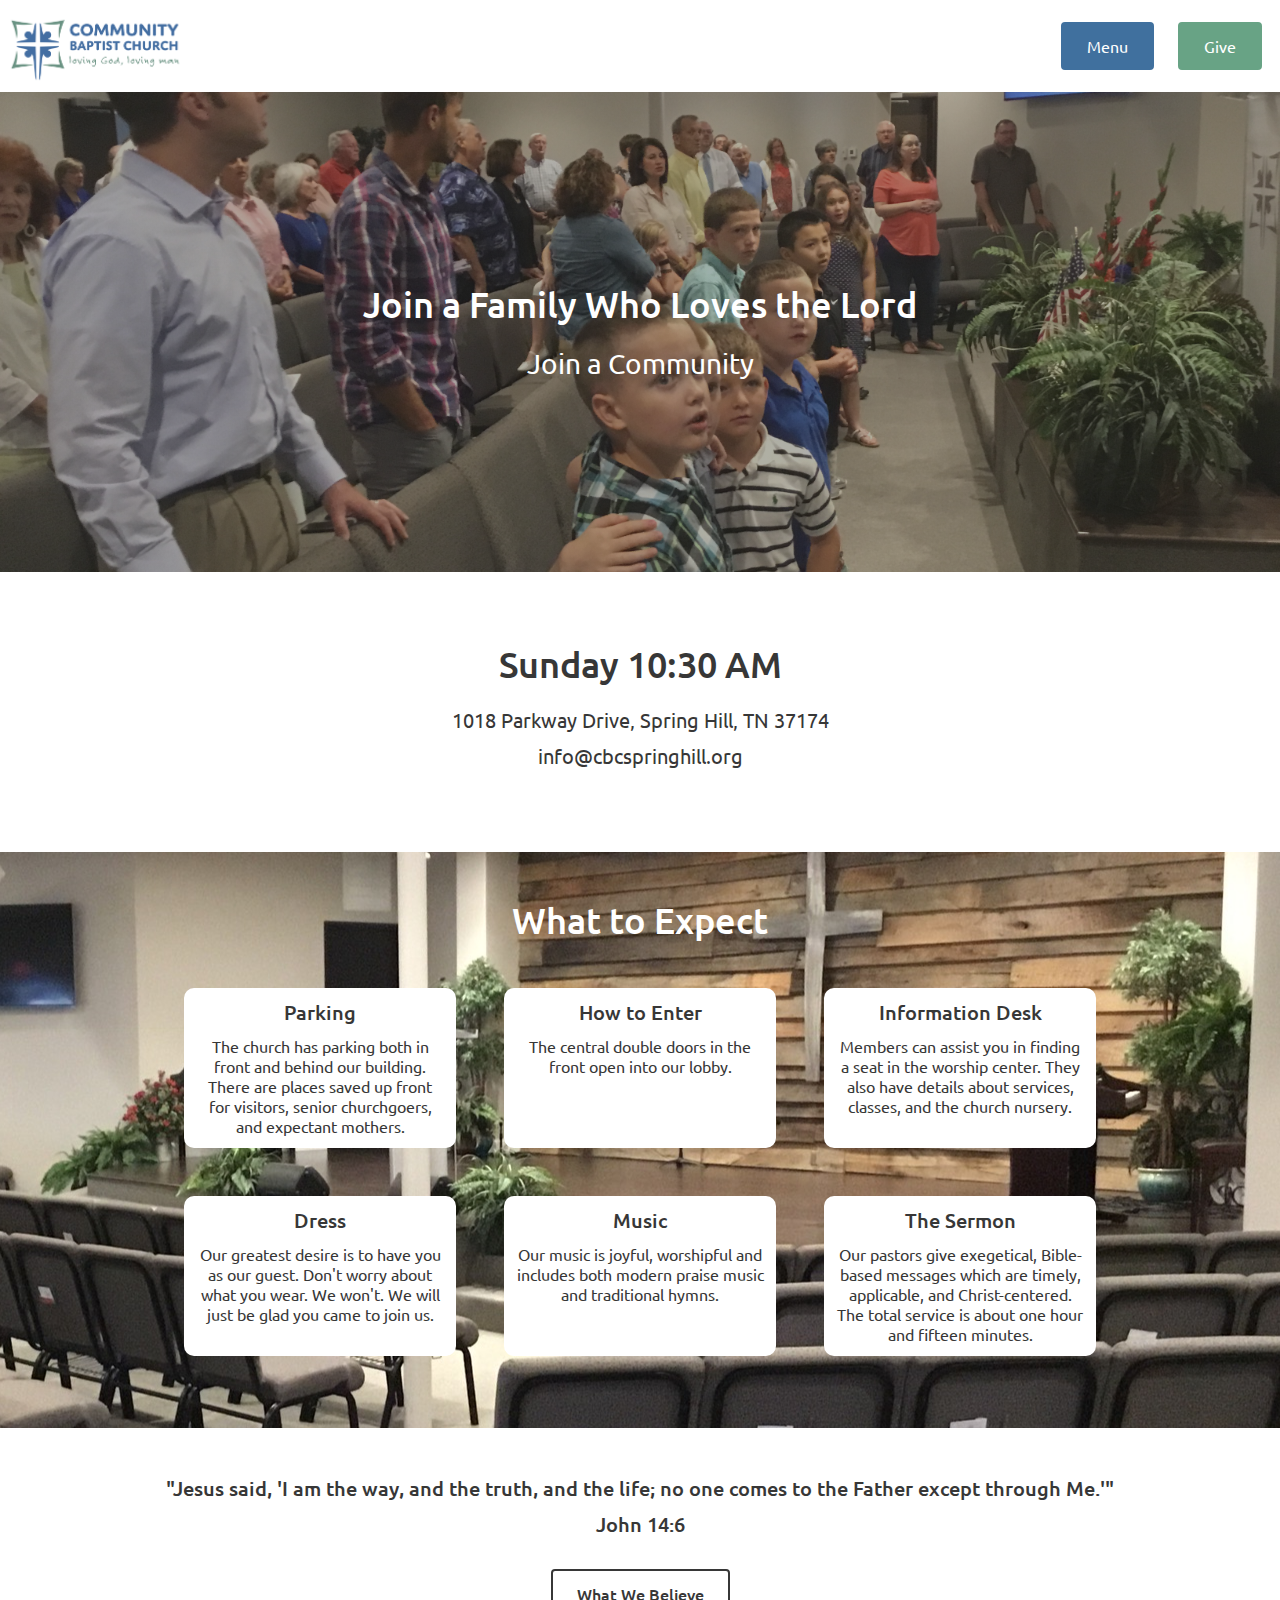
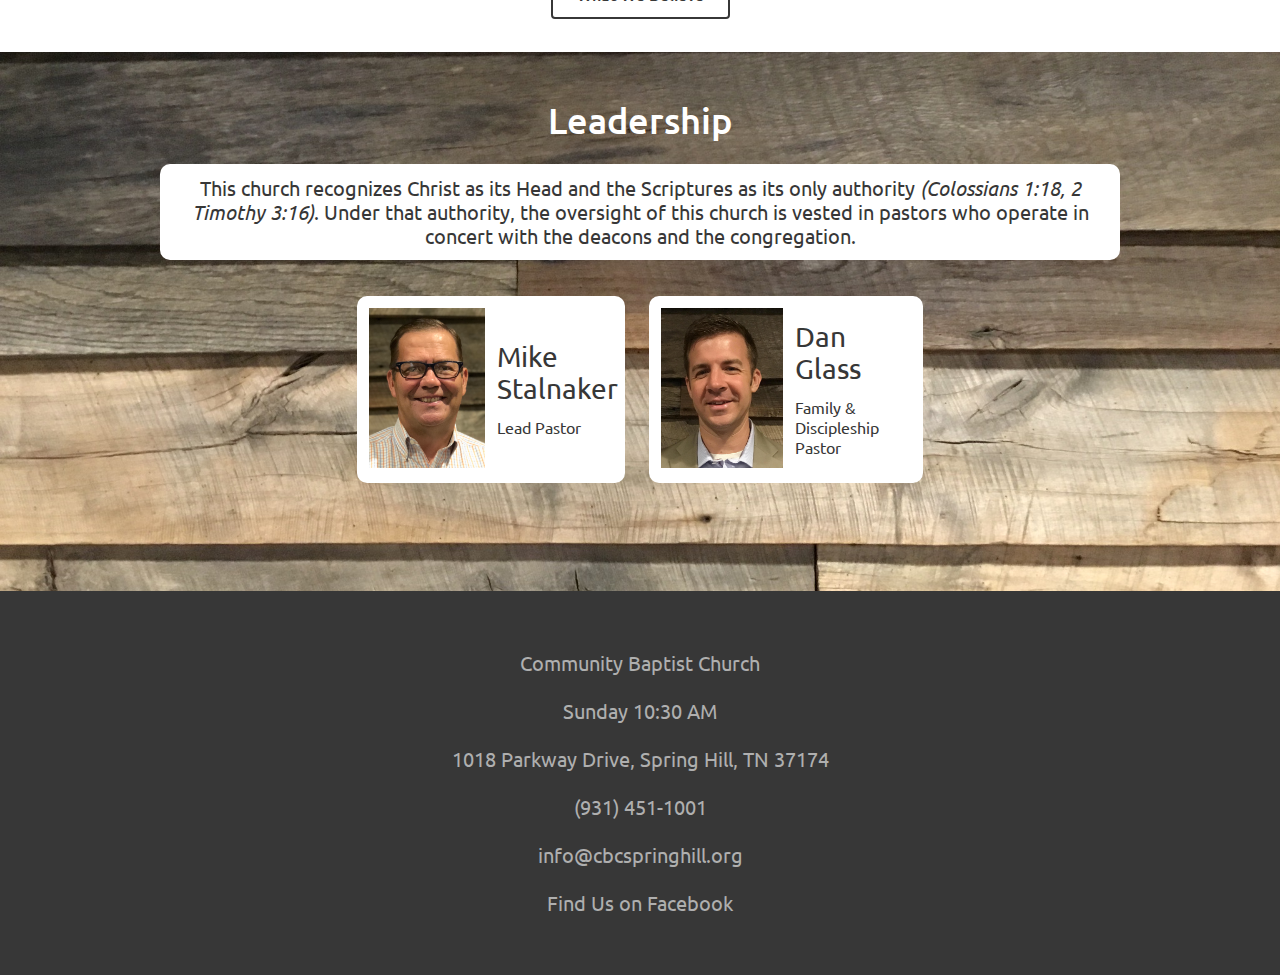
<file: index.html>
<!doctype html>
<html>
  <head>
    <!-- Global site tag (gtag.js) - Google Analytics -->
<script async src="https://www.googletagmanager.com/gtag/js?id=UA-127800870-1"></script>
<script>
  window.dataLayer = window.dataLayer || [];
  function gtag(){dataLayer.push(arguments);}
  gtag('js', new Date());

  gtag('config', 'UA-127800870-1');
</script>

    <meta charset="utf-8">
    <meta name="viewport"
          content="width=device-width, initial-scale=1, shrink-to-fit=no">

    <link rel="icon" href="images/favicon.ico">
    <meta property="og:type" content="website" />
<meta property="og:title" content="Community Baptist Church" />
<meta property="og:url" content="http://www.cbcspringhill.org/" />
<meta property="og:description" content="Loving God; Loving Man" />
<meta property="og:image" content="/images/info_banner.jpg" />

    <title>CBC Spring Hill</title>

    <link href="https://fonts.googleapis.com/css?family=Ubuntu:400,500" rel="stylesheet">
    <link href="/stylesheets/site.css" rel="stylesheet" />
    
  </head>
  <body>
    <div class='Nav'>
  <div class='Nav-x' data-toggle-menu>
    
        <div class='icon icon--ei-close-o icon--m '>
          <svg class='icon__cnt'><use xlink:href='#ei-close-o-icon'/></svg>
        </div>
      
  </div>

  <div class='Nav-container'>

<a href="/" class="Nav-item Nav-button">          Home
</a><a href="/beliefs" class="Nav-item Nav-button">          Beliefs
</a><a href="/kids" class="Nav-item Nav-button">          For Kids
</a><a href="/events" class="Nav-item Nav-button">          Events
</a><a href="https://www.easytithe.com/dl/?uid=Comm1018487" class="Nav-item Nav-button">          Give
</a>  </div>
</div>

    <div class='Header'>  
  <div class='Header-home'>
<a href="/">      <img src="/images/cbc_logo_m.jpg" alt="Community Baptist Church" title="Community Baptist Church" class="Header-logo--mobile" />
      
      <img src="/images/cbc_logo_color.png" alt="Community Baptist Church" title="Community Baptist Church" class="Header-logo" />
</a>  </div>

  <div class='Header-buttonContainer'>
    <div class='Button Header-button' data-toggle-menu>
      Menu
    </div>

<a href="https://www.easytithe.com/dl/?uid=Comm1018487" class="Header-button Button Header-give">      Give
</a>  </div>
</div>

    <main>
      <div class='Hero home-Hero'>
  <div class='Hero-title'>
    Join a Family Who Loves the Lord
  </div>

  <div class='Hero-body'>
    Join a Community
  </div>
</div>
<div class='Logistics'>
  <div class='Logistics-title'>
    Sunday 10:30 AM
  </div>
  
  <div class='Logistics-body'>
    <a href="https://www.google.com/maps/dir//Community+Baptist+Church,+1018+Parkway+Dr,+Spring+Hill,+TN+37174/">1018 Parkway Drive, <span class='no-wrap'>Spring Hill, TN 37174</span></a>
  </div>

  <div class='Logistics-body'>
    info@cbcspringhill.org
  </div>
</div>
<div class='Expect'>
  <div class='Expect-title'>
    What to Expect
  </div>

  <div class='Expect-steps'>
      <div class='Expect-step'>
        <div class='Expect-stepTitle'>
          Parking
        </div>

        <div class='Expect-stepBody'>
          The church has parking both in front and behind our building. There are places saved up front for visitors, senior churchgoers, and expectant mothers.
        </div>
      </div>
      <div class='Expect-step'>
        <div class='Expect-stepTitle'>
          How to Enter
        </div>

        <div class='Expect-stepBody'>
          The central double doors in the front open into our lobby.
        </div>
      </div>
      <div class='Expect-step'>
        <div class='Expect-stepTitle'>
          Information Desk
        </div>

        <div class='Expect-stepBody'>
          Members can assist you in finding a seat in the worship center. They also have details about services, classes, and the church nursery.
        </div>
      </div>
      <div class='Expect-step'>
        <div class='Expect-stepTitle'>
          Dress
        </div>

        <div class='Expect-stepBody'>
          Our greatest desire is to have you as our guest. Don't worry about what you wear. We won't. We will just be glad you came to join us.
        </div>
      </div>
      <div class='Expect-step'>
        <div class='Expect-stepTitle'>
          Music
        </div>

        <div class='Expect-stepBody'>
          Our music is joyful, worshipful and includes both modern praise music and traditional hymns.
        </div>
      </div>
      <div class='Expect-step'>
        <div class='Expect-stepTitle'>
          The Sermon
        </div>

        <div class='Expect-stepBody'>
          Our pastors give exegetical, Bible-based messages which are timely, applicable, and Christ-centered. The total service is about one hour and fifteen minutes.
        </div>
      </div>
  </div>
</div>

<div class='Reference'>
  <div class='Reference-verse'>
    "Jesus said, 'I am the way, and the truth, and the life; no one comes to the Father except through Me.'"
  </div>

  <div class='Reference-label'>
    John 14:6
  </div>

  <a href="/beliefs" class="Reference-link Button Button--skeleton">What We Believe</a>
</div>

<div class='Staff'>
  <div class='Staff-title'>
    Leadership
  </div>

  <div class='Staff-body'>
    This church recognizes Christ as its Head and the Scriptures as its only authority <i>(Colossians 1:18, 2 Timothy 3:16)</i>. Under that authority, the oversight of this church is vested in pastors who operate in concert with the deacons and the congregation.
  </div>

  <div class='Staff-members'>
      <div class='Staff-member'>
        <div class='Staff-memberImageContainer'>
          <img
            class='Staff-memberImage'
            src='/images/mike.jpg'
            alt='Mike Stalnaker - Lead Pastor'
            title='Mike Stalnaker - Lead Pastor'
          >
        </div>

        <div class='Staff-memberTextContainer'>
          <div class='Staff-memberFirst'>
            Mike
          </div>
          <div class='Staff-memberLast'>
            Stalnaker
          </div>

          <div class='Staff-memberPosition'>
            Lead Pastor
          </div>
        </div>
      </div>
      <div class='Staff-member'>
        <div class='Staff-memberImageContainer'>
          <img
            class='Staff-memberImage'
            src='/images/dan.jpg'
            alt='Dan Glass - Family & Discipleship Pastor'
            title='Dan Glass - Family & Discipleship Pastor'
          >
        </div>

        <div class='Staff-memberTextContainer'>
          <div class='Staff-memberFirst'>
            Dan
          </div>
          <div class='Staff-memberLast'>
            Glass
          </div>

          <div class='Staff-memberPosition'>
            Family & Discipleship Pastor
          </div>
        </div>
      </div>
    </div>
</div>


    </main>

    <footer class='Footer'>
  <div class='Footer-container'>
    <div class='Footer-row'>
      Community Baptist Church
    </div>

    <div class='Footer-row'>
      Sunday 10:30 AM
    </div>

    <div class='Footer-row'>
      <a href="https://www.google.com/maps/dir/''/Community+Baptist+Church,+1018+Parkway+Dr,+Spring+Hill,+TN+37174" class="inline-link inline-link--light">1018 Parkway Drive, <span class='no-wrap'>Spring Hill, TN 37174</span></a>
    </div>

    <div class='Footer-row'>
      <a href="tel:9314511001" class="inline-link inline-link--light inline-link--mobile-only">(931) 451-1001</a>
    </div>

    <div class='Footer-row'>
      <a href="mailto:info@cbcspringhill.org" class="inline-link inline-link--light inline-link--mobile-only">info@cbcspringhill.org</a>
    </div>

    <div class='Footer-row'>
      <a href="https://www.facebook.com/Community-Baptist-Church-292995950711670/" class="inline-link inline-link--light">Find Us on Facebook</a>
    </div>
  </div>
</footer>

    <script src="/javascripts/site.js"></script>
    
    <svg xmlns="http://www.w3.org/2000/svg" xmlns:xlink="http://www.w3.org/1999/xlink" id="ei-sprite" style="display:none"><symbol id='ei-sc-youtube-icon' viewBox='0 0 50 50'><path d="M39.7 18.6s-.3-2.1-1.2-3c-1.1-1.2-2.4-1.2-3-1.3C31.3 14 25 14 25 14s-6.3 0-10.5.3c-.6.1-1.9.1-3 1.3-.9.9-1.2 3-1.2 3S10 21 10 23.4v2.2c0 2.4.3 4.9.3 4.9s.3 2.1 1.2 3c1.1 1.2 2.6 1.2 3.3 1.3 2.4.1 10.2.2 10.2.2s6.3 0 10.5-.3c.6-.1 1.9-.1 3-1.3.9-.9 1.2-3 1.2-3s.3-2.4.3-4.8v-2.2c0-2.4-.3-4.8-.3-4.8zm-17.8 9.8V20l8.1 4.2-8.1 4.2z"></path></symbol><symbol id='ei-camera-icon' viewBox='0 0 50 50'><path d="M39 38H11c-1.7 0-3-1.3-3-3V17c0-1.7 1.3-3 3-3h6c.2 0 .5-.2.6-.3l1.1-2.2c.4-.8 1.4-1.4 2.3-1.4h8c.9 0 1.9.6 2.3 1.4l1.1 2.2c.1.2.4.3.6.3h6c1.7 0 3 1.3 3 3v18c0 1.7-1.3 3-3 3zM11 16c-.6 0-1 .4-1 1v18c0 .6.4 1 1 1h28c.6 0 1-.4 1-1V17c0-.6-.4-1-1-1h-6c-.9 0-1.9-.6-2.3-1.4l-1.1-2.2c-.1-.2-.4-.4-.6-.4h-8c-.2 0-.5.2-.6.3l-1.1 2.2c-.4.9-1.4 1.5-2.3 1.5h-6z"></path><path d="M25 34c-5 0-9-4-9-9s4-9 9-9 9 4 9 9-4 9-9 9zm0-16c-3.9 0-7 3.1-7 7s3.1 7 7 7 7-3.1 7-7-3.1-7-7-7z"></path><circle cx="35" cy="18" r="1"></circle><path d="M12 12h4v1h-4z"></path><path d="M25 21v-1c-2.8 0-5 2.2-5 5h1c0-2.2 1.8-4 4-4z"></path></symbol><symbol id='ei-sc-skype-icon' viewBox='0 0 50 50'><path d="M38 27.3c.1-.8.2-1.6.2-2.4 0-1.8-.3-3.5-1-5.1-.7-1.6-1.6-3-2.8-4.2-1.2-1.2-2.6-2.2-4.2-2.8-1.6-.7-3.4-1-5.1-1-.8 0-1.7.1-2.5.2-1.1-.6-2.4-.9-3.7-.9-2.1 0-4.1.8-5.5 2.3-1.5 1.5-2.3 3.4-2.3 5.5 0 1.3.3 2.6 1 3.8-.1.7-.2 1.5-.2 2.3 0 1.8.3 3.5 1 5.1.7 1.6 1.6 3 2.8 4.2 1.2 1.2 2.6 2.2 4.2 2.8 1.6.7 3.4 1 5.1 1 .8 0 1.6-.1 2.3-.2 1.2.7 2.5 1 3.9 1 2.1 0 4.1-.8 5.5-2.3 1.5-1.5 2.3-3.4 2.3-5.5 0-1.3-.3-2.6-1-3.8zM25.1 33c-4.7 0-6.8-2.3-6.8-4 0-.9.7-1.5 1.6-1.5 2 0 1.5 2.9 5.2 2.9 1.9 0 3-1 3-2.1 0-.6-.3-1.4-1.6-1.7l-4.2-1c-3.4-.8-4-2.7-4-4.4 0-3.6 3.3-4.9 6.5-4.9 2.9 0 6.3 1.6 6.3 3.7 0 .9-.8 1.4-1.7 1.4-1.7 0-1.4-2.4-4.9-2.4-1.7 0-2.7.8-2.7 1.9 0 1.1 1.4 1.5 2.5 1.7l3.1.7c3.4.8 4.2 2.7 4.2 4.6.1 2.9-2.1 5.1-6.5 5.1z"></path></symbol><symbol id='ei-sc-odnoklassniki-icon' viewBox='0 0 50 50'><path d="M25 26c-4.4 0-8-3.6-8-8s3.6-8 8-8 8 3.6 8 8-3.6 8-8 8zm0-12.2c-2.3 0-4.2 1.9-4.2 4.2s1.9 4.2 4.2 4.2 4.2-1.9 4.2-4.2-1.9-4.2-4.2-4.2z"></path><path d="M33.6 26.8c-.7-.9-1.9-1-2.8-.4 0 0-2.2 1.6-5.8 1.6-3.6 0-5.8-1.6-5.8-1.6-.9-.7-2.1-.5-2.8.4-.7.9-.5 2.1.4 2.8.1.1 2.2 1.7 5.7 2.2l-5.3 5.4c-.8.8-.8 2.1 0 2.8.4.4.9.6 1.4.6.5 0 1-.2 1.4-.6l5-5.1 5 5.1c.4.4.9.6 1.4.6.5 0 1-.2 1.4-.6.8-.8.8-2 0-2.8l-5.3-5.4c3.5-.6 5.6-2.2 5.7-2.2.9-.7 1.1-2 .4-2.8z"></path></symbol><symbol id='ei-navicon-icon' viewBox='0 0 50 50'><path d="M10 12h30v4H10z"></path><path d="M10 22h30v4H10z"></path><path d="M10 32h30v4H10z"></path></symbol><symbol id='ei-redo-icon' viewBox='0 0 50 50'><path d="M25 38c-7.2 0-13-5.8-13-13s5.8-13 13-13c5.4 0 10.1 3.4 11.9 8.7l-1.9.7c-1.5-4.6-5.4-7.4-10-7.4-6.1 0-11 4.9-11 11s4.9 11 11 11c4.3 0 8.2-2.5 10-6.4l1.8.8C34.7 35 30.1 38 25 38z"></path><path d="M38 22h-8v-2h6v-6h2z"></path></symbol><symbol id='ei-chevron-down-icon' viewBox='0 0 50 50'><path d="M25 32.4l-9.7-9.7 1.4-1.4 8.3 8.3 8.3-8.3 1.4 1.4z"></path></symbol><symbol id='ei-play-icon' viewBox='0 0 50 50'><path d="M25 42c-9.4 0-17-7.6-17-17S15.6 8 25 8s17 7.6 17 17-7.6 17-17 17zm0-32c-8.3 0-15 6.7-15 15s6.7 15 15 15 15-6.7 15-15-6.7-15-15-15z"></path><path d="M20 33.7V16.3L35 25l-15 8.7zm2-14v10.5l9-5.3-9-5.2z"></path></symbol><symbol id='ei-pointer-icon' viewBox='0 0 50 50'><path d="M33 38H21c-.6 0-1-.4-1-1 0-1.5-.7-2.4-1.8-3.8-.6-.7-1.3-1.6-2-2.7-1.9-3-3.6-6.6-4-7.9-.4-1.3-.1-2.2.3-2.7.4-.6 1.2-.9 2.1-.9 1.2 0 2.4 1 3.5 2.3V11c0-1.7 1.3-3 3-3s3 1.3 3 3v4.2c.3-.1.6-.2 1-.2 1.1 0 2 .6 2.5 1.4.4-.3.9-.4 1.4-.4 1.4 0 2.5.9 2.9 2.2.3-.1.7-.2 1.1-.2 1.7 0 3 1.3 3 3v3c0 2.6-.5 4.7-1 6.7s-1 3.9-1 6.3c0 .6-.4 1-1 1zm-11.1-2H32c.1-2.2.6-4 1-5.8.5-2 1-3.9 1-6.2v-3c0-.6-.4-1-1-1s-1 .4-1 1v1c0 .6-.4 1-1 1s-1-.4-1-1v-3c0-.6-.4-1-1-1s-1 .4-1 1v2c0 .6-.4 1-1 1s-1-.4-1-1v-3c0-.6-.4-1-1-1s-1 .4-1 1v2c0 .6-.4 1-1 1s-1-.4-1-1v-9c0-.6-.4-1-1-1s-1 .4-1 1v15c0 .6-.4 1-1 1s-1-.4-1-1v-.8c-.9-2.3-2.8-4.2-3.5-4.2-.2 0-.4 0-.5.1-.1.1-.1.4 0 .9.3 1.1 1.8 4.3 3.8 7.5.6 1 1.2 1.7 1.8 2.5 1.1 1.2 2.1 2.3 2.3 4z"></path></symbol><symbol id='ei-sc-telegram-icon' viewBox='0 0 50 50'><path d="M37.1 13L9.4 24c-.9.3-.8 1.6.1 1.9l7 2.2 2.8 8.8c.2.7 1.1.9 1.6.4l4.1-3.8 7.8 5.7c.6.4 1.4.1 1.6-.6l5.4-23.2c.3-1.7-1.2-3-2.7-2.4zM20.9 29.8L20 35l-2-7.2L37.5 15 20.9 29.8z"></path></symbol><symbol id='ei-spinner-3-icon' viewBox='0 0 50 50'><path d="M41.9 23.9c-.3-6.1-4-11.8-9.5-14.4-6-2.7-13.3-1.6-18.3 2.6-4.8 4-7 10.5-5.6 16.6 1.3 6 6 10.9 11.9 12.5 7.1 2 13.6-1.4 17.6-7.2-3.6 4.8-9.1 8-15.2 6.9-6.1-1.1-11.1-5.7-12.5-11.7-1.5-6.4 1.5-13.1 7.2-16.4 5.9-3.4 14.2-2.1 18.1 3.7 1 1.4 1.7 3.1 2 4.8.3 1.4.2 2.9.4 4.3.2 1.3 1.3 3 2.8 2.1 1.3-.8 1.2-2.5 1.1-3.8 0-.4.1.7 0 0z"></path></symbol><symbol id='ei-star-icon' viewBox='0 0 50 50'><path d="M15.2 40.6c-.2 0-.4-.1-.6-.2-.4-.3-.5-.7-.4-1.1l3.9-12-10.2-7.5c-.4-.3-.5-.7-.4-1.1s.5-.7 1-.7h12.7L25 5.9c.1-.4.5-.7 1-.7s.8.3 1 .7L30.9 18h12.7c.4 0 .8.2 1 .6s0 .9-.4 1.1L34 27.1l3.9 12c.1.4 0 .9-.4 1.1s-.8.3-1.2 0L26 33l-10.2 7.4c-.2.1-.4.2-.6.2zM26 30.7c.2 0 .4.1.6.2l8.3 6.1-3.2-9.8c-.1-.4 0-.9.4-1.1l8.3-6.1H30.1c-.4 0-.8-.3-1-.7L26 9.5l-3.2 9.8c-.1.4-.5.7-1 .7H11.5l8.3 6.1c.4.3.5.7.4 1.1L17.1 37l8.3-6.1c.2-.1.4-.2.6-.2z"></path></symbol><symbol id='ei-unlock-icon' viewBox='0 0 50 50'><path d="M18 23h-2v-4c0-5 4-9 9-9 4.5 0 8.4 3.4 8.9 7.9l-2 .2c-.4-3.5-3.4-6.1-6.9-6.1-3.9 0-7 3.1-7 7v4z"></path><path d="M33 40H17c-1.7 0-3-1.3-3-3V25c0-1.7 1.3-3 3-3h16c1.7 0 3 1.3 3 3v12c0 1.7-1.3 3-3 3zM17 24c-.6 0-1 .4-1 1v12c0 .6.4 1 1 1h16c.6 0 1-.4 1-1V25c0-.6-.4-1-1-1H17z"></path><circle cx="25" cy="28" r="2"></circle><path d="M25.5 28h-1l-1 6h3z"></path></symbol><symbol id='ei-pencil-icon' viewBox='0 0 50 50'><path d="M9.6 40.4l2.5-9.9L27 15.6l7.4 7.4-14.9 14.9-9.9 2.5zm4.3-8.9l-1.5 6.1 6.1-1.5L31.6 23 27 18.4 13.9 31.5z"></path><path d="M17.8 37.3c-.6-2.5-2.6-4.5-5.1-5.1l.5-1.9c3.2.8 5.7 3.3 6.5 6.5l-1.9.5z"></path><path d="M29.298 19.287l1.414 1.414-13.01 13.02-1.414-1.41z"></path><path d="M11 39l2.9-.7c-.3-1.1-1.1-1.9-2.2-2.2L11 39z"></path><path d="M35 22.4L27.6 15l3-3 .5.1c3.6.5 6.4 3.3 6.9 6.9l.1.5-3.1 2.9zM30.4 15l4.6 4.6.9-.9c-.5-2.3-2.3-4.1-4.6-4.6l-.9.9z"></path></symbol><symbol id='ei-sc-instagram-icon' viewBox='0 0 50 50'><path d="M25 12c-3.53 0-3.973.015-5.36.078-1.384.063-2.329.283-3.156.604a6.372 6.372 0 0 0-2.302 1.5 6.372 6.372 0 0 0-1.5 2.303c-.321.826-.54 1.771-.604 3.155C12.015 21.027 12 21.47 12 25c0 3.53.015 3.973.078 5.36.063 1.384.283 2.329.604 3.155.333.855.777 1.58 1.5 2.303a6.372 6.372 0 0 0 2.302 1.5c.827.32 1.772.54 3.156.604 1.387.063 1.83.078 5.36.078 3.53 0 3.973-.015 5.36-.078 1.384-.063 2.329-.283 3.155-.604a6.371 6.371 0 0 0 2.303-1.5 6.372 6.372 0 0 0 1.5-2.303c.32-.826.54-1.771.604-3.155.063-1.387.078-1.83.078-5.36 0-3.53-.015-3.973-.078-5.36-.063-1.384-.283-2.329-.605-3.155a6.372 6.372 0 0 0-1.499-2.303 6.371 6.371 0 0 0-2.303-1.5c-.826-.32-1.771-.54-3.155-.604C28.973 12.015 28.53 12 25 12m0 2.342c3.471 0 3.882.014 5.253.076 1.267.058 1.956.27 2.414.448.607.236 1.04.517 1.495.972.455.455.736.888.972 1.495.178.458.39 1.146.448 2.414.062 1.37.076 1.782.076 5.253s-.014 3.882-.076 5.253c-.058 1.268-.27 1.956-.448 2.414a4.028 4.028 0 0 1-.972 1.495 4.027 4.027 0 0 1-1.495.972c-.458.178-1.147.39-2.414.448-1.37.062-1.782.076-5.253.076s-3.883-.014-5.253-.076c-1.268-.058-1.956-.27-2.414-.448a4.027 4.027 0 0 1-1.495-.972 4.03 4.03 0 0 1-.972-1.495c-.178-.458-.39-1.146-.448-2.414-.062-1.37-.076-1.782-.076-5.253s.014-3.882.076-5.253c.058-1.268.27-1.956.448-2.414.236-.607.517-1.04.972-1.495a4.028 4.028 0 0 1 1.495-.972c.458-.178 1.146-.39 2.414-.448 1.37-.062 1.782-.076 5.253-.076"></path><path d="M25 18a7 7 0 1 0 0 14 7 7 0 0 0 0-14m0 11.5a4.5 4.5 0 1 1 0-9 4.5 4.5 0 0 1 0 9m8.7-11.4a1.6 1.6 0 1 1-3.2 0 1.6 1.6 0 0 1 3.2 0"></path></symbol><symbol id='ei-spinner-2-icon' viewBox='0 0 50 50'><circle cx="25" cy="10" r="2"></circle><circle opacity=".3" cx="25" cy="40" r="2"></circle><circle opacity=".3" cx="32.5" cy="12" r="2"></circle><circle opacity=".3" cx="17.5" cy="38" r="2"></circle><circle opacity=".93" cx="17.5" cy="12" r="2"></circle><circle opacity=".3" cx="32.5" cy="38" r="2"></circle><circle opacity=".65" cx="10" cy="25" r="2"></circle><circle opacity=".3" cx="40" cy="25" r="2"></circle><circle opacity=".86" cx="12" cy="17.5" r="2"></circle><circle opacity=".3" cx="38" cy="32.5" r="2"></circle><circle opacity=".44" cx="12" cy="32.5" r="2"></circle><circle opacity=".3" cx="38" cy="17.5" r="2"></circle></symbol><symbol id='ei-paperclip-icon' viewBox='0 0 50 50'><path d="M13.8 39.6c-1.5 0-3.1-.6-4.2-1.8-2.3-2.3-2.3-6.1 0-8.5l17-17c3.1-3.1 8.2-3.1 11.3 0 3.1 3.1 3.1 8.2 0 11.3L25.1 36.4 23.7 35l12.7-12.7c2.3-2.3 2.3-6.1 0-8.5-2.3-2.3-6.1-2.3-8.5 0l-17 17c-.8.8-1.2 1.8-1.2 2.8 0 1.1.4 2.1 1.2 2.8 1.6 1.6 4.1 1.6 5.7 0l12.7-12.7c.8-.8.8-2 0-2.8-.8-.8-2-.8-2.8 0L18 29.3l-1.4-1.4 8.5-8.5c1.6-1.6 4.1-1.6 5.7 0 1.6 1.6 1.6 4.1 0 5.7L18 37.8c-1.1 1.2-2.7 1.8-4.2 1.8z"></path></symbol><symbol id='ei-tag-icon' viewBox='0 0 50 50'><path d="M22 40.1c-.9 0-1.7-.3-2.3-.9l-8.9-8.9c-1.2-1.2-1.2-3.3 0-4.5l11.9-11.9c1-1 3-1.8 4.5-1.8h7.6c1.8 0 3.2 1.4 3.2 3.2v7.6c0 1.5-.8 3.4-1.8 4.5L24.3 39.2c-.6.6-1.4.9-2.3.9zM27.2 14c-1 0-2.4.6-3 1.3L12.3 27.2c-.5.5-.5 1.2 0 1.7l8.9 8.9c.5.4 1.2.4 1.7 0l11.9-11.9c.7-.7 1.3-2.1 1.3-3v-7.6c0-.7-.5-1.2-1.2-1.2h-7.7z"></path><path d="M30 24c-2.2 0-4-1.8-4-4s1.8-4 4-4 4 1.8 4 4-1.8 4-4 4zm0-6c-1.1 0-2 .9-2 2s.9 2 2 2 2-.9 2-2-.9-2-2-2z"></path></symbol><symbol id='ei-chart-icon' viewBox='0 0 50 50'><path d="M18 36h-2V26h-4v10h-2V24h8z"></path><path d="M28 36h-2V20h-4v16h-2V18h8z"></path><path d="M38 36h-2V14h-4v22h-2V12h8z"></path><path d="M8 36h32v2H8z"></path></symbol><symbol id='ei-credit-card-icon' viewBox='0 0 50 50'><path d="M39 38H11c-1.7 0-3-1.3-3-3V15c0-1.7 1.3-3 3-3h28c1.7 0 3 1.3 3 3v20c0 1.7-1.3 3-3 3zM11 14c-.6 0-1 .4-1 1v20c0 .6.4 1 1 1h28c.6 0 1-.4 1-1V15c0-.6-.4-1-1-1H11z"></path><path d="M9 16h32v6H9z"></path><path d="M12 26h1v2h-1z"></path><path d="M14 26h1v2h-1z"></path><path d="M16 26h1v2h-1z"></path><path d="M19 26h1v2h-1z"></path><path d="M21 26h1v2h-1z"></path><path d="M23 26h1v2h-1z"></path><path d="M26 26h1v2h-1z"></path><path d="M28 26h1v2h-1z"></path><path d="M30 26h1v2h-1z"></path><path d="M33 26h1v2h-1z"></path><path d="M35 26h1v2h-1z"></path><path d="M37 26h1v2h-1z"></path></symbol><symbol id='ei-sc-tumblr-icon' viewBox='0 0 50 50'><path d="M30.9 32.4c-.5.2-1.5.5-2.3.5-2.2.1-2.7-1.6-2.7-2.8v-8.7h5.6v-4.2H26V10h-4.1c-.1 0-.2.1-.2.2-.2 2.2-1.3 6-5.5 7.5v3.6H19v9.1c0 3.1 2.3 7.6 8.4 7.5 2.1 0 4.3-.9 4.8-1.6l-1.3-3.9z"></path></symbol><symbol id='ei-sc-soundcloud-icon' viewBox='0 0 50 50'><path d="M40 24h-.2c-.9-4.6-5-8-9.8-8-3.1 0-5.9 1.4-7.7 3.7-.2.3-.3.6-.3 1.2l-.4 9.1.4 5.5c0 .3.3.5.5.5H40c3.3 0 6-2.7 6-6s-2.7-6-6-6z"></path><path d="M18.9 20c-.3 0-.5.2-.5.5l-.8 9v1l.8 5c0 .3.3.5.6.5h.2c.3 0 .5-.2.6-.5l.8-5c0-.3.1-.7 0-1l-.8-9c0-.3-.3-.5-.5-.5h-.4z"></path><path d="M14.9 21c-.3 0-.5.2-.5.5l-.8 8v1l.8 5c0 .3.3.5.6.5h.2c.3 0 .5-.2.6-.5l.8-5c0-.3.1-.7 0-1l-.8-8c0-.3-.3-.5-.5-.5h-.4z"></path><path d="M11 24c-.3 0-.5.2-.6.5l-.8 5v1l.8 5c0 .3.3.5.6.5s.5-.2.6-.5l.8-5v-1l-.8-5c-.1-.3-.3-.5-.6-.5z"></path><path d="M7 23c-.3 0-.5.2-.6.5l-.9 6v1l.8 5c.2.3.4.5.7.5.3 0 .5-.2.6-.5l.8-5c0-.3.1-.7 0-1l-.9-6c0-.3-.2-.5-.5-.5z"></path><path d="M3.3 26c-.3 0-.5.2-.6.5l-.6 3c-.1.3-.1.7 0 1l.6 4c.1.3.3.5.6.5s.5-.2.6-.5l.6-4v-1l-.6-3c-.1-.3-.3-.5-.6-.5z"></path></symbol><symbol id='ei-chevron-up-icon' viewBox='0 0 50 50'><path d="M33.3 28.7L25 20.4l-8.3 8.3-1.4-1.4 9.7-9.7 9.7 9.7z"></path></symbol><symbol id='ei-arrow-up-icon' viewBox='0 0 50 50'><path d="M25 42c-9.4 0-17-7.6-17-17S15.6 8 25 8s17 7.6 17 17-7.6 17-17 17zm0-32c-8.3 0-15 6.7-15 15s6.7 15 15 15 15-6.7 15-15-6.7-15-15-15z"></path><path d="M33.3 26.7L25 18.4l-8.3 8.3-1.4-1.4 9.7-9.7 9.7 9.7z"></path><path d="M24 17h2v17h-2z"></path></symbol><symbol id='ei-calendar-icon' viewBox='0 0 50 50'><path d="M37 38H13c-1.7 0-3-1.3-3-3V13c0-1.7 1.1-3 2.5-3H14v2h-1.5c-.2 0-.5.4-.5 1v22c0 .6.4 1 1 1h24c.6 0 1-.4 1-1V13c0-.6-.3-1-.5-1H36v-2h1.5c1.4 0 2.5 1.3 2.5 3v22c0 1.7-1.3 3-3 3z"></path><path d="M17 14c-.6 0-1-.4-1-1V9c0-.6.4-1 1-1s1 .4 1 1v4c0 .6-.4 1-1 1z"></path><path d="M33 14c-.6 0-1-.4-1-1V9c0-.6.4-1 1-1s1 .4 1 1v4c0 .6-.4 1-1 1z"></path><path d="M20 10h10v2H20z"></path><path d="M12 16h26v2H12z"></path><path d="M34 20h2v2h-2z"></path><path d="M30 20h2v2h-2z"></path><path d="M26 20h2v2h-2z"></path><path d="M22 20h2v2h-2z"></path><path d="M18 20h2v2h-2z"></path><path d="M34 24h2v2h-2z"></path><path d="M30 24h2v2h-2z"></path><path d="M26 24h2v2h-2z"></path><path d="M22 24h2v2h-2z"></path><path d="M18 24h2v2h-2z"></path><path d="M14 24h2v2h-2z"></path><path d="M34 28h2v2h-2z"></path><path d="M30 28h2v2h-2z"></path><path d="M26 28h2v2h-2z"></path><path d="M22 28h2v2h-2z"></path><path d="M18 28h2v2h-2z"></path><path d="M14 28h2v2h-2z"></path><path d="M30 32h2v2h-2z"></path><path d="M26 32h2v2h-2z"></path><path d="M22 32h2v2h-2z"></path><path d="M18 32h2v2h-2z"></path><path d="M14 32h2v2h-2z"></path></symbol><symbol id='ei-location-icon' viewBox='0 0 50 50'><path d="M25 42.5l-.8-.9C23.7 41.1 12 27.3 12 19c0-7.2 5.8-13 13-13s13 5.8 13 13c0 8.3-11.7 22.1-12.2 22.7l-.8.8zM25 8c-6.1 0-11 4.9-11 11 0 6.4 8.4 17.2 11 20.4 2.6-3.2 11-14 11-20.4 0-6.1-4.9-11-11-11z"></path><path d="M25 24c-2.8 0-5-2.2-5-5s2.2-5 5-5 5 2.2 5 5-2.2 5-5 5zm0-8c-1.7 0-3 1.3-3 3s1.3 3 3 3 3-1.3 3-3-1.3-3-3-3z"></path></symbol><symbol id='ei-archive-icon' viewBox='0 0 50 50'><path d="M42 20h-2v-5c0-.6-.4-1-1-1H11c-.6 0-1 .4-1 1v5H8v-5c0-1.7 1.3-3 3-3h28c1.7 0 3 1.3 3 3v5z"></path><path d="M37 40H13c-1.7 0-3-1.3-3-3V20h2v17c0 .6.4 1 1 1h24c.6 0 1-.4 1-1V20h2v17c0 1.7-1.3 3-3 3z"></path><path d="M29 26h-8c-.6 0-1-.4-1-1s.4-1 1-1h8c.6 0 1 .4 1 1s-.4 1-1 1z"></path><path d="M8 18h34v2H8z"></path></symbol><symbol id='ei-undo-icon' viewBox='0 0 50 50'><path d="M25 38c-5.1 0-9.7-3-11.8-7.6l1.8-.8c1.8 3.9 5.7 6.4 10 6.4 6.1 0 11-4.9 11-11s-4.9-11-11-11c-4.6 0-8.5 2.8-10.1 7.3l-1.9-.7c1.9-5.2 6.6-8.6 12-8.6 7.2 0 13 5.8 13 13s-5.8 13-13 13z"></path><path d="M20 22h-8v-8h2v6h6z"></path></symbol><symbol id='ei-check-icon' viewBox='0 0 50 50'><path d="M25 42c-9.4 0-17-7.6-17-17S15.6 8 25 8s17 7.6 17 17-7.6 17-17 17zm0-32c-8.3 0-15 6.7-15 15s6.7 15 15 15 15-6.7 15-15-6.7-15-15-15z"></path><path d="M23 32.4l-8.7-8.7 1.4-1.4 7.3 7.3 11.3-11.3 1.4 1.4z"></path></symbol><symbol id='ei-sc-github-icon' viewBox='0 0 50 50'><path fill-rule="evenodd" clip-rule="evenodd" d="M25 10c-8.3 0-15 6.7-15 15 0 6.6 4.3 12.2 10.3 14.2.8.1 1-.3 1-.7v-2.6c-4.2.9-5.1-2-5.1-2-.7-1.7-1.7-2.2-1.7-2.2-1.4-.9.1-.9.1-.9 1.5.1 2.3 1.5 2.3 1.5 1.3 2.3 3.5 1.6 4.4 1.2.1-1 .5-1.6 1-2-3.3-.4-6.8-1.7-6.8-7.4 0-1.6.6-3 1.5-4-.2-.4-.7-1.9.1-4 0 0 1.3-.4 4.1 1.5 1.2-.3 2.5-.5 3.8-.5 1.3 0 2.6.2 3.8.5 2.9-1.9 4.1-1.5 4.1-1.5.8 2.1.3 3.6.1 4 1 1 1.5 2.4 1.5 4 0 5.8-3.5 7-6.8 7.4.5.5 1 1.4 1 2.8v4.1c0 .4.3.9 1 .7 6-2 10.2-7.6 10.2-14.2C40 16.7 33.3 10 25 10z"></path></symbol><symbol id='ei-sc-twitter-icon' viewBox='0 0 50 50'><path d="M39.2 16.8c-1.1.5-2.2.8-3.5 1 1.2-.8 2.2-1.9 2.7-3.3-1.2.7-2.5 1.2-3.8 1.5-1.1-1.2-2.7-1.9-4.4-1.9-3.3 0-6.1 2.7-6.1 6.1 0 .5.1.9.2 1.4-5-.2-9.5-2.7-12.5-6.3-.5.7-.8 1.7-.8 2.8 0 2.1 1.1 4 2.7 5-1 0-1.9-.3-2.7-.8v.1c0 2.9 2.1 5.4 4.9 5.9-.5.1-1 .2-1.6.2-.4 0-.8 0-1.1-.1.8 2.4 3 4.2 5.7 4.2-2.1 1.6-4.7 2.6-7.5 2.6-.5 0-1 0-1.4-.1 2.4 1.9 5.6 2.9 9 2.9 11.1 0 17.2-9.2 17.2-17.2V20c1.2-.9 2.2-1.9 3-3.2z"></path></symbol><symbol id='ei-arrow-down-icon' viewBox='0 0 50 50'><path d="M25 42c-9.4 0-17-7.6-17-17S15.6 8 25 8s17 7.6 17 17-7.6 17-17 17zm0-32c-8.3 0-15 6.7-15 15s6.7 15 15 15 15-6.7 15-15-6.7-15-15-15z"></path><path d="M25 34.4l-9.7-9.7 1.4-1.4 8.3 8.3 8.3-8.3 1.4 1.4z"></path><path d="M24 16h2v17h-2z"></path></symbol><symbol id='ei-exclamation-icon' viewBox='0 0 50 50'><path d="M25 42c-9.4 0-17-7.6-17-17S15.6 8 25 8s17 7.6 17 17-7.6 17-17 17zm0-32c-8.3 0-15 6.7-15 15s6.7 15 15 15 15-6.7 15-15-6.7-15-15-15z"></path><path d="M24 32h2v2h-2z"></path><path d="M25.6 30h-1.2l-.4-8v-6h2v6z"></path></symbol><symbol id='ei-chevron-right-icon' viewBox='0 0 50 50'><path d="M22.7 34.7l-1.4-1.4 8.3-8.3-8.3-8.3 1.4-1.4 9.7 9.7z"></path></symbol><symbol id='ei-share-google-icon' viewBox='0 0 50 50'><path d="M15 30c-2.8 0-5-2.2-5-5s2.2-5 5-5 5 2.2 5 5-2.2 5-5 5zm0-8c-1.7 0-3 1.3-3 3s1.3 3 3 3 3-1.3 3-3-1.3-3-3-3z"></path><path d="M35 20c-2.8 0-5-2.2-5-5s2.2-5 5-5 5 2.2 5 5-2.2 5-5 5zm0-8c-1.7 0-3 1.3-3 3s1.3 3 3 3 3-1.3 3-3-1.3-3-3-3z"></path><path d="M35 40c-2.8 0-5-2.2-5-5s2.2-5 5-5 5 2.2 5 5-2.2 5-5 5zm0-8c-1.7 0-3 1.3-3 3s1.3 3 3 3 3-1.3 3-3-1.3-3-3-3z"></path><path d="M19.007 25.885l12.88 6.44-.895 1.788-12.88-6.44z"></path><path d="M30.993 15.885l.894 1.79-12.88 6.438-.894-1.79z"></path></symbol><symbol id='ei-trash-icon' viewBox='0 0 50 50'><path d="M20 18h2v16h-2z"></path><path d="M24 18h2v16h-2z"></path><path d="M28 18h2v16h-2z"></path><path d="M12 12h26v2H12z"></path><path d="M30 12h-2v-1c0-.6-.4-1-1-1h-4c-.6 0-1 .4-1 1v1h-2v-1c0-1.7 1.3-3 3-3h4c1.7 0 3 1.3 3 3v1z"></path><path d="M31 40H19c-1.6 0-3-1.3-3.2-2.9l-1.8-24 2-.2 1.8 24c0 .6.6 1.1 1.2 1.1h12c.6 0 1.1-.5 1.2-1.1l1.8-24 2 .2-1.8 24C34 38.7 32.6 40 31 40z"></path></symbol><symbol id='ei-refresh-icon' viewBox='0 0 50 50'><path d="M25 38c-7.2 0-13-5.8-13-13 0-3.2 1.2-6.2 3.3-8.6l1.5 1.3C15 19.7 14 22.3 14 25c0 6.1 4.9 11 11 11 1.6 0 3.1-.3 4.6-1l.8 1.8c-1.7.8-3.5 1.2-5.4 1.2z"></path><path d="M34.7 33.7l-1.5-1.3c1.8-2 2.8-4.6 2.8-7.3 0-6.1-4.9-11-11-11-1.6 0-3.1.3-4.6 1l-.8-1.8c1.7-.8 3.5-1.2 5.4-1.2 7.2 0 13 5.8 13 13 0 3.1-1.2 6.2-3.3 8.6z"></path><path d="M18 24h-2v-6h-6v-2h8z"></path><path d="M40 34h-8v-8h2v6h6z"></path></symbol><symbol id='ei-like-icon' viewBox='0 0 50 50'><path d="M40 23.2c0-2.1-1.7-3.2-4-3.2h-6.7c.5-1.8.7-3.5.7-5 0-5.8-1.6-7-3-7-.9 0-1.6.1-2.5.6-.3.2-.4.4-.5.7l-1 5.4c-1.1 2.8-3.8 5.3-6 7V36c.8 0 1.6.4 2.6.9 1.1.5 2.2 1.1 3.4 1.1h9.5c2 0 3.5-1.6 3.5-3 0-.3 0-.5-.1-.7 1.2-.5 2.1-1.5 2.1-2.8 0-.6-.1-1.1-.3-1.6.8-.5 1.5-1.4 1.5-2.4 0-.6-.3-1.2-.6-1.7.8-.6 1.4-1.6 1.4-2.6zm-2.1 0c0 1.3-1.3 1.4-1.5 2-.2.7.8.9.8 2.1 0 1.2-1.5 1.2-1.7 1.9-.2.8.5 1 .5 2.2v.2c-.2 1-1.7 1.1-2 1.5-.3.5 0 .7 0 1.8 0 .6-.7 1-1.5 1H23c-.8 0-1.6-.4-2.6-.9-.8-.4-1.6-.8-2.4-1V23.5c2.5-1.9 5.7-4.7 6.9-8.2v-.2l.9-5c.4-.1.7-.1 1.2-.1.2 0 1 1.2 1 5 0 1.5-.3 3.1-.8 5H27c-.6 0-1 .4-1 1s.4 1 1 1h9c1 0 1.9.5 1.9 1.2z"></path><path d="M16 38h-6c-1.1 0-2-.9-2-2V22c0-1.1.9-2 2-2h6c1.1 0 2 .9 2 2v14c0 1.1-.9 2-2 2zm-6-16v14h6V22h-6z"></path></symbol><symbol id='ei-close-o-icon' viewBox='0 0 50 50'><path d="M25 42c-9.4 0-17-7.6-17-17S15.6 8 25 8s17 7.6 17 17-7.6 17-17 17zm0-32c-8.3 0-15 6.7-15 15s6.7 15 15 15 15-6.7 15-15-6.7-15-15-15z"></path><path d="M32.283 16.302l1.414 1.415-15.98 15.98-1.414-1.414z"></path><path d="M17.717 16.302l15.98 15.98-1.414 1.415-15.98-15.98z"></path></symbol><symbol id='ei-sc-vk-icon' viewBox='0 0 50 50'><path fill-rule="evenodd" clip-rule="evenodd" d="M25.1 35.9h2s.6-.1.9-.4c.3-.3.3-.9.3-.9s0-2.6 1.2-3c1.2-.4 2.8 2.6 4.4 3.7 1.2.9 2.1.7 2.1.7l4.4-.1s2.3-.1 1.2-2c-.1-.1-.6-1.3-3.3-3.8-2.8-2.6-2.4-2.1.9-6.6 2-2.7 2.8-4.3 2.6-5.1-.2-.7-1.7-.5-1.7-.5h-5s-.4-.1-.6.1c-.3.2-.4.5-.4.5s-.8 2.1-1.8 3.9c-2.2 3.7-3.1 3.9-3.4 3.7-.8-.5-.6-2.2-.6-3.3 0-3.6.6-5.1-1.1-5.5-.5-.1-.9-.2-2.3-.2-1.8 0-3.3 0-4.1.4-.6.3-1 .9-.7.9.3 0 1.1.2 1.5.7.4.9.4 2.4.4 2.4s.3 4.3-.7 4.8c-.7.4-1.6-.4-3.6-3.8-1-1.7-1.8-3.7-1.8-3.7s-.1-.4-.4-.6c-.3-.2-.8-.3-.8-.3H10s-.7 0-1 .3c-.2.3 0 .8 0 .8s3.7 8.6 7.9 13c3.9 4.2 8.2 3.9 8.2 3.9z"></path></symbol><symbol id='ei-user-icon' viewBox='0 0 50 50'><path d="M25.1 42c-9.4 0-17-7.6-17-17s7.6-17 17-17 17 7.6 17 17-7.7 17-17 17zm0-32c-8.3 0-15 6.7-15 15s6.7 15 15 15 15-6.7 15-15-6.8-15-15-15z"></path><path d="M15.3 37.3l-1.8-.8c.5-1.2 2.1-1.9 3.8-2.7 1.7-.8 3.8-1.7 3.8-2.8v-1.5c-.6-.5-1.6-1.6-1.8-3.2-.5-.5-1.3-1.4-1.3-2.6 0-.7.3-1.3.5-1.7-.2-.8-.4-2.3-.4-3.5 0-3.9 2.7-6.5 7-6.5 1.2 0 2.7.3 3.5 1.2 1.9.4 3.5 2.6 3.5 5.3 0 1.7-.3 3.1-.5 3.8.2.3.4.8.4 1.4 0 1.3-.7 2.2-1.3 2.6-.2 1.6-1.1 2.6-1.7 3.1V31c0 .9 1.8 1.6 3.4 2.2 1.9.7 3.9 1.5 4.6 3.1l-1.9.7c-.3-.8-1.9-1.4-3.4-1.9-2.2-.8-4.7-1.7-4.7-4v-2.6l.5-.3s1.2-.8 1.2-2.4v-.7l.6-.3c.1 0 .6-.3.6-1.1 0-.2-.2-.5-.3-.6l-.4-.4.2-.5s.5-1.6.5-3.6c0-1.9-1.1-3.3-2-3.3h-.6l-.3-.5c0-.4-.7-.8-1.9-.8-3.1 0-5 1.7-5 4.5 0 1.3.5 3.5.5 3.5l.1.5-.4.5c-.1 0-.3.3-.3.7 0 .5.6 1.1.9 1.3l.4.3v.5c0 1.5 1.3 2.3 1.3 2.4l.5.3v2.6c0 2.4-2.6 3.6-5 4.6-1.1.4-2.6 1.1-2.8 1.6z"></path></symbol><symbol id='ei-search-icon' viewBox='0 0 50 50'><path d="M23 36c-7.2 0-13-5.8-13-13s5.8-13 13-13 13 5.8 13 13-5.8 13-13 13zm0-24c-6.1 0-11 4.9-11 11s4.9 11 11 11 11-4.9 11-11-4.9-11-11-11z"></path><path d="M32.682 31.267l8.98 8.98-1.414 1.414-8.98-8.98z"></path></symbol><symbol id='ei-sc-linkedin-icon' viewBox='0 0 50 50'><path d="M36.1 12H13.9c-1.1 0-1.9.8-1.9 1.9v22.2c0 1 .9 1.9 1.9 1.9h22.2c1.1 0 1.9-.8 1.9-1.9V13.9c0-1.1-.9-1.9-1.9-1.9zM20 34h-4V22h4v12zm-2-13.6c-1.3 0-2.4-1.1-2.4-2.4 0-1.3 1.1-2.4 2.4-2.4 1.3 0 2.4 1.1 2.4 2.4 0 1.3-1.1 2.4-2.4 2.4zM34 34h-4v-6c0-1.6-.4-3.2-2-3.2s-2 1.6-2 3.2v6h-4V22h4v1.4h.2c.5-1 1.8-1.8 3.3-1.8 3.7 0 4.5 2.4 4.5 5.4v7z"></path></symbol><symbol id='ei-sc-vimeo-icon' viewBox='0 0 50 50'><path d="M38 19.6c-.1 2.7-2 6.4-5.6 11.1-3.8 4.9-7 7.4-9.6 7.4-1.6 0-3-1.5-4.1-4.5-.7-2.7-1.5-5.5-2.2-8.2-.8-3-1.7-4.5-2.7-4.5-.2 0-.9.4-2.2 1.3l-1.3-1.7c1.4-1.2 2.7-2.4 4-3.6 1.8-1.6 3.2-2.4 4.1-2.5 2.2-.2 3.5 1.3 4 4.4.5 3.4.9 5.5 1.1 6.4.6 2.8 1.3 4.2 2.1 4.2.6 0 1.5-.9 2.6-2.8 1.2-1.8 1.8-3.2 1.9-4.2.2-1.6-.5-2.4-1.9-2.4-.7 0-1.3.2-2 .5 1.4-4.5 4-6.6 7.8-6.5 2.8.1 4.2 1.9 4 5.6z"></path></symbol><symbol id='ei-image-icon' viewBox='0 0 50 50'><path d="M39 38H11c-1.7 0-3-1.3-3-3V15c0-1.7 1.3-3 3-3h28c1.7 0 3 1.3 3 3v20c0 1.7-1.3 3-3 3zM11 14c-.6 0-1 .4-1 1v20c0 .6.4 1 1 1h28c.6 0 1-.4 1-1V15c0-.6-.4-1-1-1H11z"></path><path d="M30 24c-2.2 0-4-1.8-4-4s1.8-4 4-4 4 1.8 4 4-1.8 4-4 4zm0-6c-1.1 0-2 .9-2 2s.9 2 2 2 2-.9 2-2-.9-2-2-2z"></path><path d="M35.3 37.7L19 22.4 9.7 31l-1.4-1.4 10.7-10 17.7 16.7z"></path><path d="M40.4 32.7L35 28.3 30.5 32l-1.3-1.6 5.8-4.7 6.6 5.4z"></path></symbol><symbol id='ei-sc-google-plus-icon' viewBox='0 0 50 50'><path d="M18 23v4.8h7.9c-.3 2.1-2.4 6-7.9 6-4.8 0-8.7-4-8.7-8.8s3.9-8.8 8.7-8.8c2.7 0 4.5 1.2 5.6 2.2l3.8-3.7C24.9 12.4 21.8 11 18 11c-7.7 0-14 6.3-14 14s6.3 14 14 14c8.1 0 13.4-5.7 13.4-13.7 0-.9-.1-1.6-.2-2.3H18z"></path><path d="M48 23h-4v-4h-4v4h-4v4h4v4h4v-4h4z"></path></symbol><symbol id='ei-close-icon' viewBox='0 0 50 50'><path d="M37.304 11.282l1.414 1.414-26.022 26.02-1.414-1.413z"></path><path d="M12.696 11.282l26.022 26.02-1.414 1.415-26.022-26.02z"></path></symbol><symbol id='ei-arrow-left-icon' viewBox='0 0 50 50'><path d="M25 42c-9.4 0-17-7.6-17-17S15.6 8 25 8s17 7.6 17 17-7.6 17-17 17zm0-32c-8.3 0-15 6.7-15 15s6.7 15 15 15 15-6.7 15-15-6.7-15-15-15z"></path><path d="M25.3 34.7L15.6 25l9.7-9.7 1.4 1.4-8.3 8.3 8.3 8.3z"></path><path d="M17 24h17v2H17z"></path></symbol><symbol id='ei-spinner-icon' viewBox='0 0 50 50'><path d="M25 18c-.6 0-1-.4-1-1V9c0-.6.4-1 1-1s1 .4 1 1v8c0 .6-.4 1-1 1z"></path><path opacity=".3" d="M25 42c-.6 0-1-.4-1-1v-8c0-.6.4-1 1-1s1 .4 1 1v8c0 .6-.4 1-1 1z"></path><path opacity=".3" d="M29 19c-.2 0-.3 0-.5-.1-.4-.3-.6-.8-.3-1.3l4-6.9c.3-.4.8-.6 1.3-.3.4.3.6.8.3 1.3l-4 6.9c-.2.2-.5.4-.8.4z"></path><path opacity=".3" d="M17 39.8c-.2 0-.3 0-.5-.1-.4-.3-.6-.8-.3-1.3l4-6.9c.3-.4.8-.6 1.3-.3.4.3.6.8.3 1.3l-4 6.9c-.2.2-.5.4-.8.4z"></path><path opacity=".93" d="M21 19c-.3 0-.6-.2-.8-.5l-4-6.9c-.3-.4-.1-1 .3-1.3.4-.3 1-.1 1.3.3l4 6.9c.3.4.1 1-.3 1.3-.2.2-.3.2-.5.2z"></path><path opacity=".3" d="M33 39.8c-.3 0-.6-.2-.8-.5l-4-6.9c-.3-.4-.1-1 .3-1.3.4-.3 1-.1 1.3.3l4 6.9c.3.4.1 1-.3 1.3-.2.1-.3.2-.5.2z"></path><path opacity=".65" d="M17 26H9c-.6 0-1-.4-1-1s.4-1 1-1h8c.6 0 1 .4 1 1s-.4 1-1 1z"></path><path opacity=".3" d="M41 26h-8c-.6 0-1-.4-1-1s.4-1 1-1h8c.6 0 1 .4 1 1s-.4 1-1 1z"></path><path opacity=".86" d="M18.1 21.9c-.2 0-.3 0-.5-.1l-6.9-4c-.4-.3-.6-.8-.3-1.3.3-.4.8-.6 1.3-.3l6.9 4c.4.3.6.8.3 1.3-.2.3-.5.4-.8.4z"></path><path opacity=".3" d="M38.9 33.9c-.2 0-.3 0-.5-.1l-6.9-4c-.4-.3-.6-.8-.3-1.3.3-.4.8-.6 1.3-.3l6.9 4c.4.3.6.8.3 1.3-.2.3-.5.4-.8.4z"></path><path opacity=".44" d="M11.1 33.9c-.3 0-.6-.2-.8-.5-.3-.4-.1-1 .3-1.3l6.9-4c.4-.3 1-.1 1.3.3.3.4.1 1-.3 1.3l-6.9 4c-.1.2-.3.2-.5.2z"></path><path opacity=".3" d="M31.9 21.9c-.3 0-.6-.2-.8-.5-.3-.4-.1-1 .3-1.3l6.9-4c.4-.3 1-.1 1.3.3.3.4.1 1-.3 1.3l-6.9 4c-.2.2-.3.2-.5.2z"></path></symbol><symbol id='ei-sc-pinterest-icon' viewBox='0 0 50 50'><path d="M25 10c-8.3 0-15 6.7-15 15 0 6.4 4 11.8 9.5 14-.1-1.2-.2-3 .1-4.3.3-1.2 1.8-7.5 1.8-7.5s-.4-.9-.4-2.2c0-2.1 1.2-3.6 2.7-3.6 1.3 0 1.9 1 1.9 2.1 0 1.3-.8 3.2-1.2 5-.4 1.5.7 2.7 2.2 2.7 2.7 0 4.7-2.8 4.7-6.9 0-3.6-2.6-6.1-6.3-6.1-4.3 0-6.8 3.2-6.8 6.5 0 1.3.5 2.7 1.1 3.4.1.1.1.3.1.4-.1.5-.4 1.5-.4 1.7-.1.3-.2.3-.5.2-1.9-.9-3-3.6-3-5.8 0-4.7 3.4-9.1 9.9-9.1 5.2 0 9.2 3.7 9.2 8.7 0 5.2-3.3 9.3-7.8 9.3-1.5 0-2.9-.8-3.4-1.7 0 0-.8 2.9-.9 3.6-.3 1.3-1.3 2.9-1.9 3.9 1.4.5 2.9.7 4.4.7 8.3 0 15-6.7 15-15s-6.7-15-15-15z"></path></symbol><symbol id='ei-link-icon' viewBox='0 0 50 50'><path d="M24 30.2c0 .2.1.5.1.8 0 1.4-.5 2.6-1.5 3.6l-2 2c-1 1-2.2 1.5-3.6 1.5-2.8 0-5.1-2.3-5.1-5.1 0-1.4.5-2.6 1.5-3.6l2-2c1-1 2.2-1.5 3.6-1.5.3 0 .5 0 .8.1l1.5-1.5c-.7-.3-1.5-.4-2.3-.4-1.9 0-3.6.7-4.9 2l-2 2c-1.3 1.3-2 3-2 4.9 0 3.8 3.1 6.9 6.9 6.9 1.9 0 3.6-.7 4.9-2l2-2c1.3-1.3 2-3 2-4.9 0-.8-.1-1.6-.4-2.3L24 30.2z"></path><path d="M33 10.1c-1.9 0-3.6.7-4.9 2l-2 2c-1.3 1.3-2 3-2 4.9 0 .8.1 1.6.4 2.3l1.5-1.5c0-.2-.1-.5-.1-.8 0-1.4.5-2.6 1.5-3.6l2-2c1-1 2.2-1.5 3.6-1.5 2.8 0 5.1 2.3 5.1 5.1 0 1.4-.5 2.6-1.5 3.6l-2 2c-1 1-2.2 1.5-3.6 1.5-.3 0-.5 0-.8-.1l-1.5 1.5c.7.3 1.5.4 2.3.4 1.9 0 3.6-.7 4.9-2l2-2c1.3-1.3 2-3 2-4.9 0-3.8-3.1-6.9-6.9-6.9z"></path><path d="M20 31c-.3 0-.5-.1-.7-.3-.4-.4-.4-1 0-1.4l10-10c.4-.4 1-.4 1.4 0s.4 1 0 1.4l-10 10c-.2.2-.4.3-.7.3z"></path></symbol><symbol id='ei-chevron-left-icon' viewBox='0 0 50 50'><path d="M27.3 34.7L17.6 25l9.7-9.7 1.4 1.4-8.3 8.3 8.3 8.3z"></path></symbol><symbol id='ei-retweet-icon' viewBox='0 0 50 50'><path d="M38 35h-2V17c0-.6-.4-1-1-1H18v-2h17c1.7 0 3 1.3 3 3v18z"></path><path d="M37 36.5l-6.8-7.8 1.6-1.4 5.2 6.2 5.2-6.2 1.6 1.4z"></path><path d="M32 36H15c-1.7 0-3-1.3-3-3V15h2v18c0 .6.4 1 1 1h17v2z"></path><path d="M18.2 22.7L13 16.5l-5.2 6.2-1.6-1.4 6.8-7.8 6.8 7.8z"></path></symbol><symbol id='ei-share-apple-icon' viewBox='0 0 50 50'><path d="M30.3 13.7L25 8.4l-5.3 5.3-1.4-1.4L25 5.6l6.7 6.7z"></path><path d="M24 7h2v21h-2z"></path><path d="M35 40H15c-1.7 0-3-1.3-3-3V19c0-1.7 1.3-3 3-3h7v2h-7c-.6 0-1 .4-1 1v18c0 .6.4 1 1 1h20c.6 0 1-.4 1-1V19c0-.6-.4-1-1-1h-7v-2h7c1.7 0 3 1.3 3 3v18c0 1.7-1.3 3-3 3z"></path></symbol><symbol id='ei-lock-icon' viewBox='0 0 50 50'><path d="M34 23h-2v-4c0-3.9-3.1-7-7-7s-7 3.1-7 7v4h-2v-4c0-5 4-9 9-9s9 4 9 9v4z"></path><path d="M33 40H17c-1.7 0-3-1.3-3-3V25c0-1.7 1.3-3 3-3h16c1.7 0 3 1.3 3 3v12c0 1.7-1.3 3-3 3zM17 24c-.6 0-1 .4-1 1v12c0 .6.4 1 1 1h16c.6 0 1-.4 1-1V25c0-.6-.4-1-1-1H17z"></path><circle cx="25" cy="28" r="2"></circle><path d="M25.5 28h-1l-1 6h3z"></path></symbol><symbol id='ei-arrow-right-icon' viewBox='0 0 50 50'><path d="M25 42c-9.4 0-17-7.6-17-17S15.6 8 25 8s17 7.6 17 17-7.6 17-17 17zm0-32c-8.3 0-15 6.7-15 15s6.7 15 15 15 15-6.7 15-15-6.7-15-15-15z"></path><path d="M24.7 34.7l-1.4-1.4 8.3-8.3-8.3-8.3 1.4-1.4 9.7 9.7z"></path><path d="M16 24h17v2H16z"></path></symbol><symbol id='ei-envelope-icon' viewBox='0 0 50 50'><path opacity=".9" d="M31.796 24.244l9.97 9.97-1.415 1.414-9.97-9.97z"></path><path opacity=".9" d="M18.278 24.287l1.414 1.414-9.9 9.9-1.414-1.41z"></path><path d="M25 29.9c-1.5 0-3.1-.6-4.2-1.8L8.3 15.7l1.4-1.4 12.5 12.5c1.6 1.6 4.1 1.6 5.7 0l12.5-12.5 1.4 1.4-12.6 12.5c-1.1 1.1-2.7 1.7-4.2 1.7z"></path><path d="M39 38H11c-1.7 0-3-1.3-3-3V15c0-1.7 1.3-3 3-3h28c1.7 0 3 1.3 3 3v20c0 1.7-1.3 3-3 3zM11 14c-.6 0-1 .4-1 1v20c0 .6.4 1 1 1h28c.6 0 1-.4 1-1V15c0-.6-.4-1-1-1H11z"></path></symbol><symbol id='ei-eye-icon' viewBox='0 0 50 50'><path d="M25 36C13.5 36 8.3 25.9 8.1 25.4c-.1-.3-.1-.6 0-.9C8.3 24.1 13.5 14 25 14s16.7 10.1 16.9 10.6c.1.3.1.6 0 .9-.2.4-5.4 10.5-16.9 10.5zM10.1 25c1.1 1.9 5.9 9 14.9 9s13.7-7.1 14.9-9c-1.1-1.9-5.9-9-14.9-9s-13.7 7.1-14.9 9z"></path><path d="M25 34c-5 0-9-4-9-9s4-9 9-9 9 4 9 9-4 9-9 9zm0-16c-3.9 0-7 3.1-7 7s3.1 7 7 7 7-3.1 7-7-3.1-7-7-7z"></path><path d="M25 30c-2.8 0-5-2.2-5-5 0-.6.4-1 1-1s1 .4 1 1c0 1.7 1.3 3 3 3s3-1.3 3-3-1.3-3-3-3c-.6 0-1-.4-1-1s.4-1 1-1c2.8 0 5 2.2 5 5s-2.2 5-5 5z"></path></symbol><symbol id='ei-sc-facebook-icon' viewBox='0 0 50 50'><path d="M26 20v-3c0-1.3.3-2 2.4-2H31v-5h-4c-5 0-7 3.3-7 7v3h-4v5h4v15h6V25h4.4l.6-5h-5z"></path></symbol><symbol id='ei-heart-icon' viewBox='0 0 50 50'><path d="M25 39.7l-.6-.5C11.5 28.7 8 25 8 19c0-5 4-9 9-9 4.1 0 6.4 2.3 8 4.1 1.6-1.8 3.9-4.1 8-4.1 5 0 9 4 9 9 0 6-3.5 9.7-16.4 20.2l-.6.5zM17 12c-3.9 0-7 3.1-7 7 0 5.1 3.2 8.5 15 18.1 11.8-9.6 15-13 15-18.1 0-3.9-3.1-7-7-7-3.5 0-5.4 2.1-6.9 3.8L25 17.1l-1.1-1.3C22.4 14.1 20.5 12 17 12z"></path></symbol><symbol id='ei-question-icon' viewBox='0 0 50 50'><path d="M25 42c-9.4 0-17-7.6-17-17S15.6 8 25 8s17 7.6 17 17-7.6 17-17 17zm0-32c-8.3 0-15 6.7-15 15s6.7 15 15 15 15-6.7 15-15-6.7-15-15-15z"></path><path d="M19.8 19.6c.3-.8.6-1.4 1.2-1.9.5-.5 1.1-.9 1.9-1.2s1.6-.4 2.5-.4c.7 0 1.4.1 2 .3.6.2 1.2.5 1.7.9s.9.9 1.1 1.5c.3.6.4 1.3.4 2 0 1-.2 1.8-.6 2.5s-1 1.3-1.6 2l-1.3 1.3c-.3.3-.6.6-.7.9-.2.3-.3.7-.3 1.1-.1.4-.1.7-.1 1.5h-1.6c0-.8 0-1.1.1-1.7.1-.5.3-1 .5-1.5.2-.4.5-.8.9-1.2.4-.4.9-.8 1.4-1.4.5-.5.9-1 1.2-1.5s.5-1.2.5-1.8c0-.5-.1-1-.3-1.4-.2-.4-.5-.8-.8-1.1-.3-.3-.7-.5-1.2-.7-.5-.2-.9-.3-1.4-.3-.7 0-1.3.1-1.8.4-.5.2-1 .6-1.3 1-.3.4-.6.9-.8 1.5s-.4.9-.4 1.6h-1.6c0-.9.1-1.6.4-2.4zM26 32v2h-2v-2h2z"></path></symbol><symbol id='ei-comment-icon' viewBox='0 0 50 50'><path d="M15 42h-2l1.2-1.6c.8-1.1 1.3-2.5 1.6-4.2C10.8 33.9 8 29.6 8 24c0-8.6 6.5-14 17-14s17 5.4 17 14c0 8.8-6.4 14-17 14h-.7c-1.6 1.9-4.4 4-9.3 4zm10-30c-9.4 0-15 4.5-15 12 0 6.4 3.9 9.4 7.2 10.7l.7.3-.1.8c-.2 1.6-.5 3-1.1 4.2 3.3-.4 5.2-2.1 6.3-3.5l.3-.4H25c13.5 0 15-8.4 15-12C40 16.5 34.4 12 25 12z"></path></symbol><symbol id='ei-cart-icon' viewBox='0 0 50 50'><path d="M35 34H13c-.3 0-.6-.2-.8-.4s-.2-.6-.1-.9l1.9-4.8L12.1 10H6V8h7c.5 0 .9.4 1 .9l2 19c0 .2 0 .3-.1.5L14.5 32H36l-1 2z"></path><path d="M15.2 29l-.4-2L38 22.2V14H14v-2h25c.6 0 1 .4 1 1v10c0 .5-.3.9-.8 1l-24 5z"></path><path d="M36 40c-2.2 0-4-1.8-4-4s1.8-4 4-4 4 1.8 4 4-1.8 4-4 4zm0-6c-1.1 0-2 .9-2 2s.9 2 2 2 2-.9 2-2-.9-2-2-2z"></path><path d="M12 40c-2.2 0-4-1.8-4-4s1.8-4 4-4 4 1.8 4 4-1.8 4-4 4zm0-6c-1.1 0-2 .9-2 2s.9 2 2 2 2-.9 2-2-.9-2-2-2z"></path></symbol><symbol id='ei-minus-icon' viewBox='0 0 50 50'><path d="M25 42c-9.4 0-17-7.6-17-17S15.6 8 25 8s17 7.6 17 17-7.6 17-17 17zm0-32c-8.3 0-15 6.7-15 15s6.7 15 15 15 15-6.7 15-15-6.7-15-15-15z"></path><path d="M16 24h18v2H16z"></path></symbol><symbol id='ei-trophy-icon' viewBox='0 0 50 50'><path d="M28.6 29.4c3-2.3 7.4-5.7 7.4-18.4v-1H14v1c0 12.7 4.5 16.1 7.4 18.4 1.7 1.3 2.6 2 2.6 3.6v3c-1.6.2-3.2.8-3.8 2H18c-1.1 0-2 .9-2 2h18c0-1.1-.9-2-2-2h-2.2c-.6-1.2-2.1-1.8-3.8-2v-3c0-1.6.8-2.3 2.6-3.6zm-3.6.5c-.6-.8-1.5-1.5-2.3-2.1-2.7-2.1-6.4-4.9-6.6-15.8h18c-.2 10.8-3.9 13.7-6.6 15.8-1 .7-1.9 1.3-2.5 2.1z"></path><path d="M18.8 27C18.7 27 8 24.7 8 13v-1h7v2h-5c.6 9.2 9.1 11 9.2 11l-.4 2z"></path><path d="M31.2 27l-.4-2c.4-.1 8.6-1.9 9.2-11h-5v-2h7v1c0 11.7-10.7 14-10.8 14z"></path></symbol><symbol id='ei-bell-icon' viewBox='0 0 50 50'><path d="M42 36c-6.5 0-7.4-6.3-8.2-11.9C32.9 17.9 32.1 12 25 12s-7.9 5.9-8.8 12.1C15.4 29.7 14.5 36 8 36v-2c4.6 0 5.3-3.9 6.2-10.1.9-6.2 2-13.9 10.8-13.9s9.9 7.7 10.8 13.9C36.7 30.1 37.4 34 42 34v2z"></path><path d="M25 40c-2.8 0-5-2.2-5-5h2c0 1.7 1.3 3 3 3s3-1.3 3-3h2c0 2.8-2.2 5-5 5z"></path><path d="M8 34h34v2H8z"></path><path d="M27 10c0 1.1-.9 1.5-2 1.5s-2-.4-2-1.5.9-2 2-2 2 .9 2 2z"></path></symbol><symbol id='ei-clock-icon' viewBox='0 0 50 50'><path d="M25 42c-9.4 0-17-7.6-17-17S15.6 8 25 8s17 7.6 17 17-7.6 17-17 17zm0-32c-8.3 0-15 6.7-15 15s6.7 15 15 15 15-6.7 15-15-6.7-15-15-15z"></path><path d="M30.3 33.7L24 27.4V16h2v10.6l5.7 5.7z"></path></symbol><symbol id='ei-gear-icon' viewBox='0 0 50 50'><path d="M25 34c-5 0-9-4-9-9s4-9 9-9 9 4 9 9-4 9-9 9zm0-16c-3.9 0-7 3.1-7 7s3.1 7 7 7 7-3.1 7-7-3.1-7-7-7z"></path><path d="M27.7 44h-5.4l-1.5-4.6c-1-.3-2-.7-2.9-1.2l-4.4 2.2-3.8-3.8 2.2-4.4c-.5-.9-.9-1.9-1.2-2.9L6 27.7v-5.4l4.6-1.5c.3-1 .7-2 1.2-2.9l-2.2-4.4 3.8-3.8 4.4 2.2c.9-.5 1.9-.9 2.9-1.2L22.3 6h5.4l1.5 4.6c1 .3 2 .7 2.9 1.2l4.4-2.2 3.8 3.8-2.2 4.4c.5.9.9 1.9 1.2 2.9l4.6 1.5v5.4l-4.6 1.5c-.3 1-.7 2-1.2 2.9l2.2 4.4-3.8 3.8-4.4-2.2c-.9.5-1.9.9-2.9 1.2L27.7 44zm-4-2h2.6l1.4-4.3.5-.1c1.2-.3 2.3-.8 3.4-1.4l.5-.3 4 2 1.8-1.8-2-4 .3-.5c.6-1 1.1-2.2 1.4-3.4l.1-.5 4.3-1.4v-2.6l-4.3-1.4-.1-.5c-.3-1.2-.8-2.3-1.4-3.4l-.3-.5 2-4-1.8-1.8-4 2-.5-.3c-1.1-.6-2.2-1.1-3.4-1.4l-.5-.1L26.3 8h-2.6l-1.4 4.3-.5.1c-1.2.3-2.3.8-3.4 1.4l-.5.3-4-2-1.8 1.8 2 4-.3.5c-.6 1-1.1 2.2-1.4 3.4l-.1.5L8 23.7v2.6l4.3 1.4.1.5c.3 1.2.8 2.3 1.4 3.4l.3.5-2 4 1.8 1.8 4-2 .5.3c1.1.6 2.2 1.1 3.4 1.4l.5.1 1.4 4.3z"></path></symbol><symbol id='ei-external-link-icon' viewBox='0 0 50 50'><path d="M38.288 10.297l1.414 1.415-14.99 14.99-1.414-1.414z"></path><path d="M40 20h-2v-8h-8v-2h10z"></path><path d="M35 38H15c-1.7 0-3-1.3-3-3V15c0-1.7 1.3-3 3-3h11v2H15c-.6 0-1 .4-1 1v20c0 .6.4 1 1 1h20c.6 0 1-.4 1-1V24h2v11c0 1.7-1.3 3-3 3z"></path></symbol><symbol id='ei-plus-icon' viewBox='0 0 50 50'><path d="M25 42c-9.4 0-17-7.6-17-17S15.6 8 25 8s17 7.6 17 17-7.6 17-17 17zm0-32c-8.3 0-15 6.7-15 15s6.7 15 15 15 15-6.7 15-15-6.7-15-15-15z"></path><path d="M16 24h18v2H16z"></path><path d="M24 16h2v18h-2z"></path></symbol></svg>
  </body>
</html>
</file>
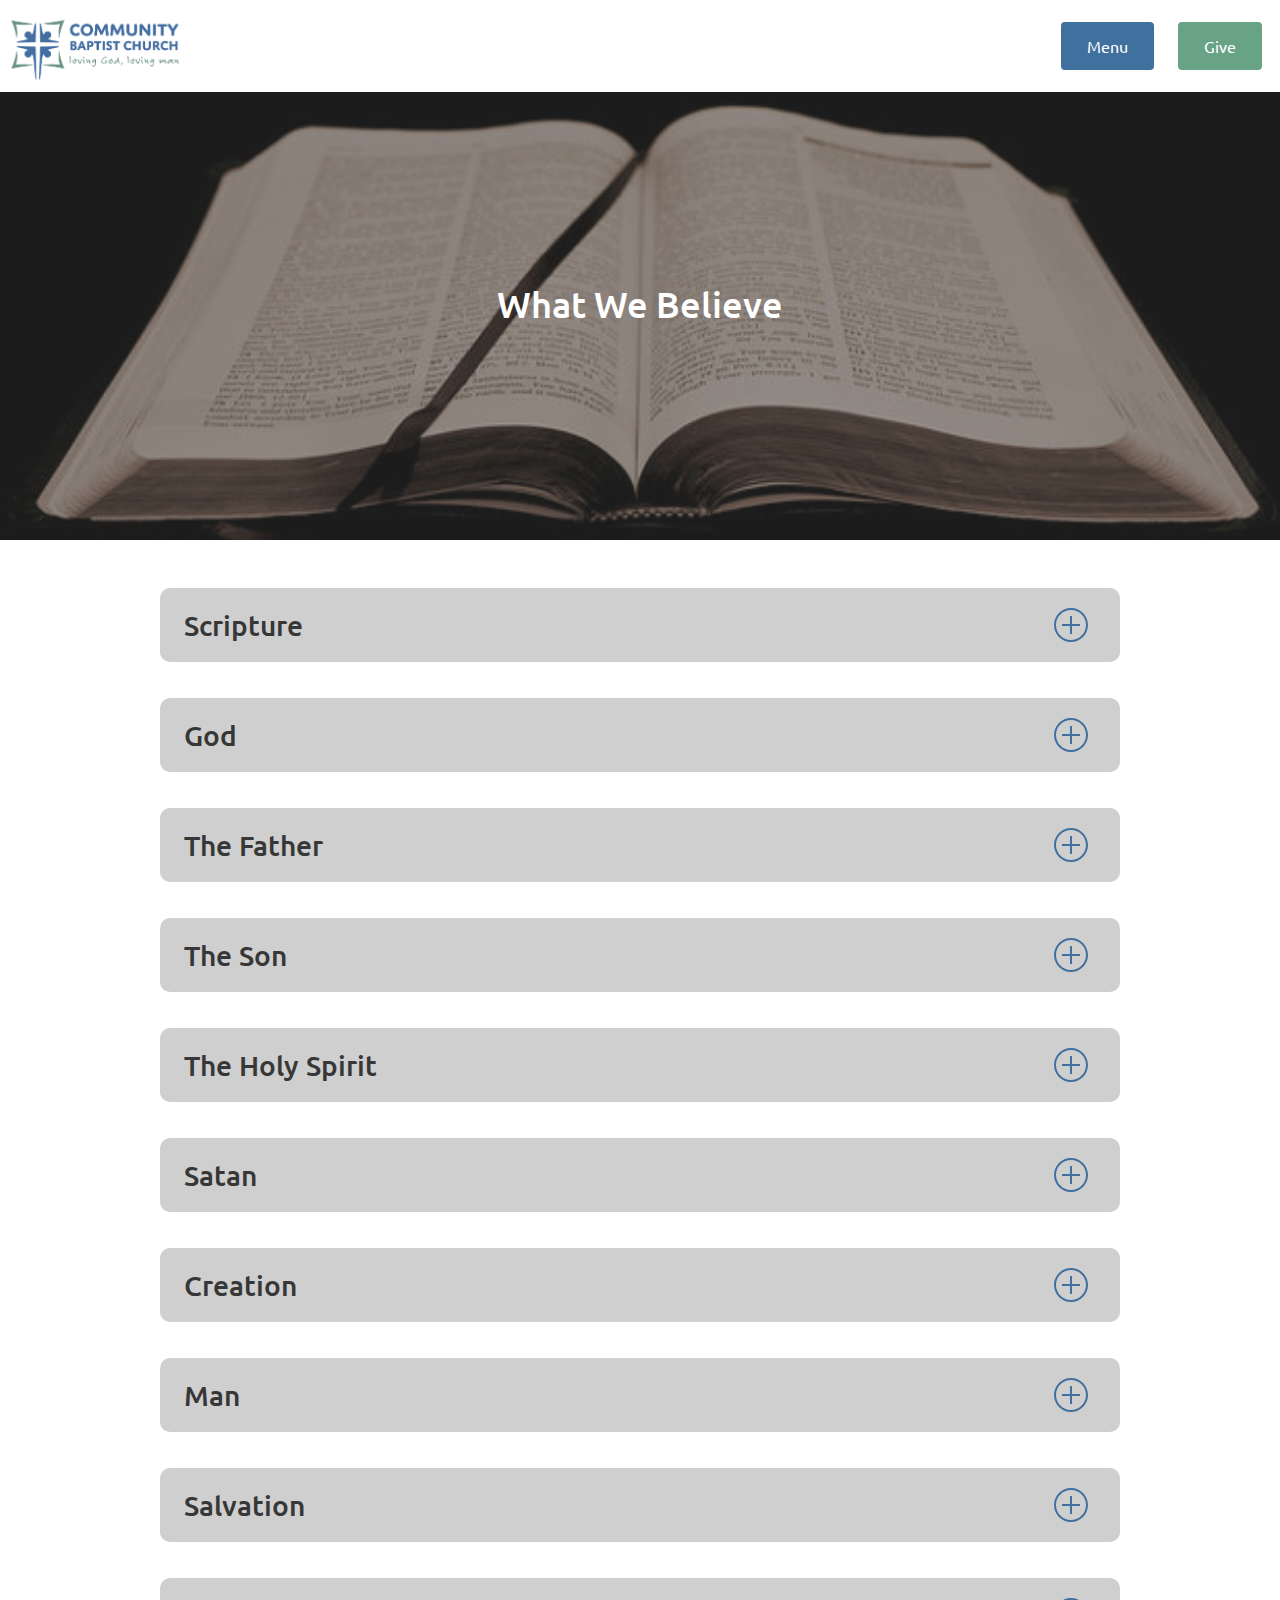
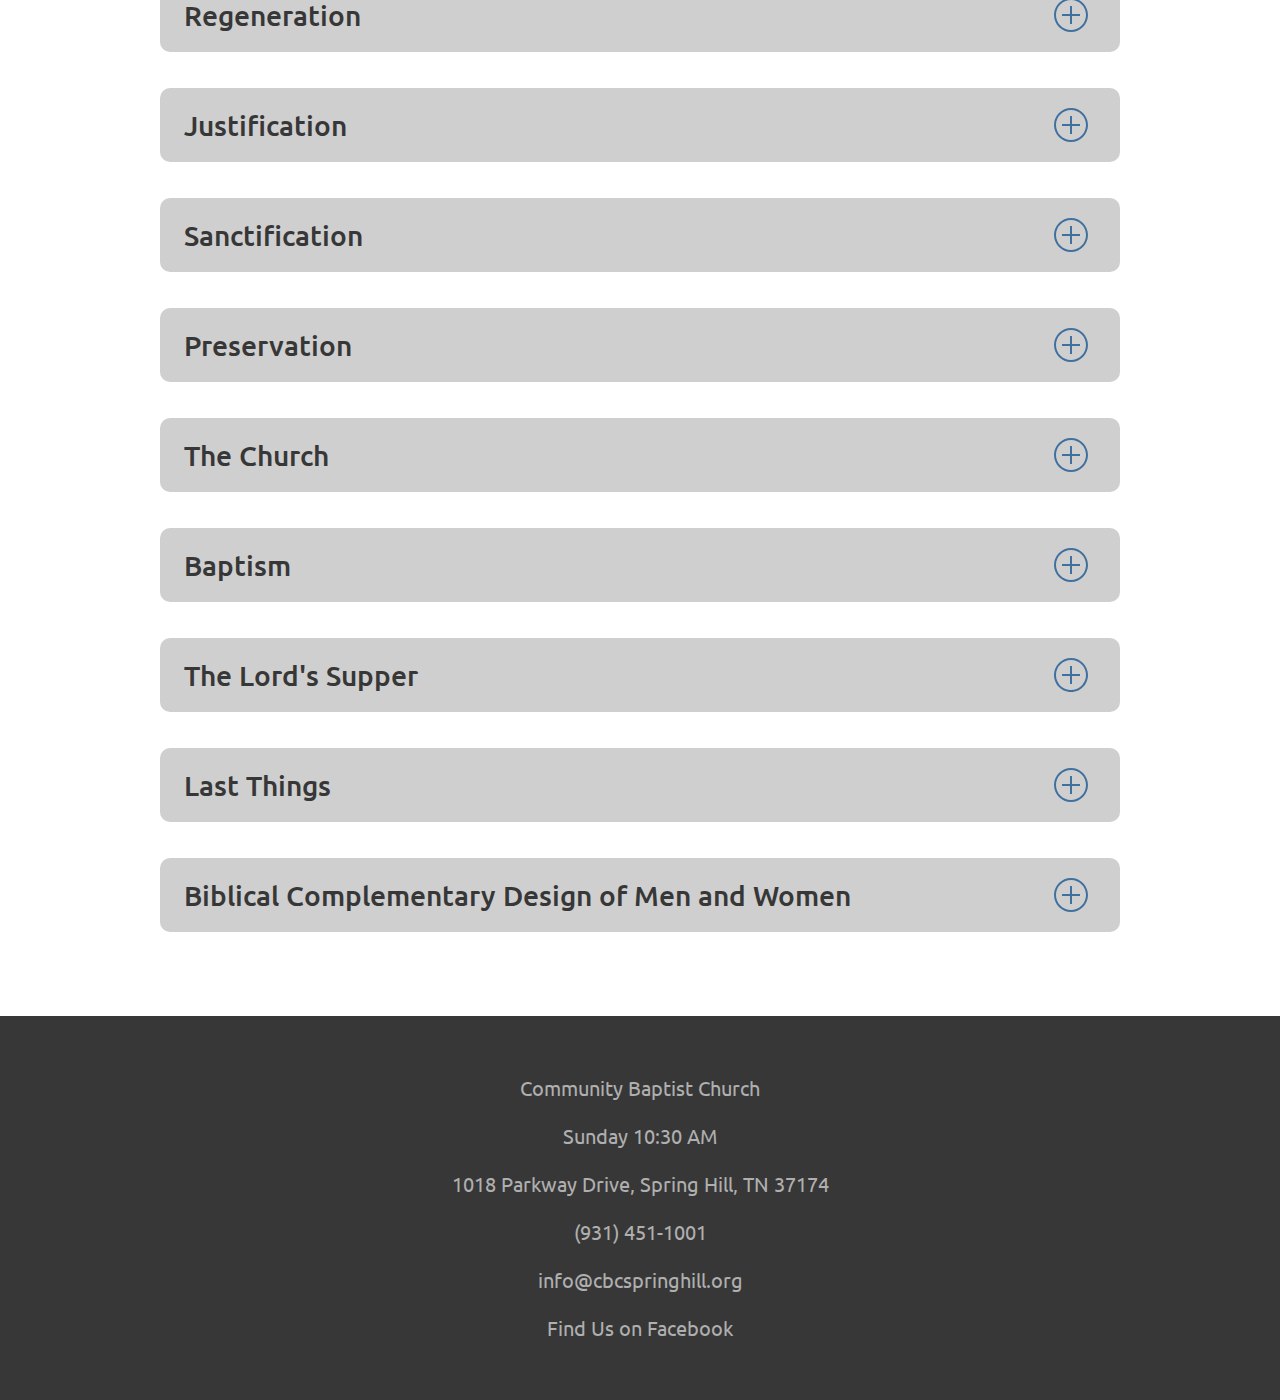
<file: beliefs/index.html>
<!doctype html>
<html>
  <head>
    <!-- Global site tag (gtag.js) - Google Analytics -->
<script async src="https://www.googletagmanager.com/gtag/js?id=UA-127800870-1"></script>
<script>
  window.dataLayer = window.dataLayer || [];
  function gtag(){dataLayer.push(arguments);}
  gtag('js', new Date());

  gtag('config', 'UA-127800870-1');
</script>

    <meta charset="utf-8">
    <meta name="viewport"
          content="width=device-width, initial-scale=1, shrink-to-fit=no">

    <link rel="icon" href="images/favicon.ico">
    <meta property="og:type" content="website" />
<meta property="og:title" content="Community Baptist Church" />
<meta property="og:url" content="http://www.cbcspringhill.org/" />
<meta property="og:description" content="Loving God; Loving Man" />
<meta property="og:image" content="/images/info_banner.jpg" />

    <title>CBC Spring Hill</title>

    <link href="https://fonts.googleapis.com/css?family=Ubuntu:400,500" rel="stylesheet">
    <link href="/stylesheets/site.css" rel="stylesheet" />
    
  </head>
  <body>
    <div class='Nav'>
  <div class='Nav-x' data-toggle-menu>
    
        <div class='icon icon--ei-close-o icon--m '>
          <svg class='icon__cnt'><use xlink:href='#ei-close-o-icon'/></svg>
        </div>
      
  </div>

  <div class='Nav-container'>

<a href="/" class="Nav-item Nav-button">          Home
</a><a href="/beliefs" class="Nav-item Nav-button">          Beliefs
</a><a href="/kids" class="Nav-item Nav-button">          For Kids
</a><a href="/events" class="Nav-item Nav-button">          Events
</a><a href="https://www.easytithe.com/dl/?uid=Comm1018487" class="Nav-item Nav-button">          Give
</a>  </div>
</div>

    <div class='Header'>  
  <div class='Header-home'>
<a href="/">      <img src="/images/cbc_logo_m.jpg" alt="Community Baptist Church" title="Community Baptist Church" class="Header-logo--mobile" />
      
      <img src="/images/cbc_logo_color.png" alt="Community Baptist Church" title="Community Baptist Church" class="Header-logo" />
</a>  </div>

  <div class='Header-buttonContainer'>
    <div class='Button Header-button' data-toggle-menu>
      Menu
    </div>

<a href="https://www.easytithe.com/dl/?uid=Comm1018487" class="Header-button Button Header-give">      Give
</a>  </div>
</div>

    <main>
      <div class='Hero beliefs-Hero'>
  <div class='Hero-title'>
    What We Believe
  </div>
</div>
<div class='BeliefList'>
  <div class='BeliefList-title'>
    
  </div>

  <div class='BeliefList-beliefs'>
      <div class='BeliefList-belief'
           data-target="0"
           data-base-class='BeliefList-belief'
      >
        <div class='BeliefList-beliefCategory'
             data-toggle="0"
        >
          <span>Scripture</span>
          
        <div class='icon icon--ei-plus icon--m BeliefList-icon BeliefList-open'>
          <svg class='icon__cnt'><use xlink:href='#ei-plus-icon'/></svg>
        </div>
      
          
        <div class='icon icon--ei-minus icon--m BeliefList-icon BeliefList-close'>
          <svg class='icon__cnt'><use xlink:href='#ei-minus-icon'/></svg>
        </div>
      
        </div>

        <div class='BeliefList-beliefDetails'
        >
            <div class='BeliefList-beliefDetail'>
              We believe that the Bible is the inspired Word of God. Since the Scriptures are God-breathed, inspiration extends to the very words of the Bible so that the entire Bible, and only the Bible, is the Word of God. As such, the Bible is infallible and inerrant, our only rule of faith and practice <i>(II Tim. 3:16; II Pet. 1:21; Mat. 5:18; John 10:35; Rev. 22:18-19)</i>.
            </div>
        </div>
      </div>
      <div class='BeliefList-belief'
           data-target="1"
           data-base-class='BeliefList-belief'
      >
        <div class='BeliefList-beliefCategory'
             data-toggle="1"
        >
          <span>God</span>
          
        <div class='icon icon--ei-plus icon--m BeliefList-icon BeliefList-open'>
          <svg class='icon__cnt'><use xlink:href='#ei-plus-icon'/></svg>
        </div>
      
          
        <div class='icon icon--ei-minus icon--m BeliefList-icon BeliefList-close'>
          <svg class='icon__cnt'><use xlink:href='#ei-minus-icon'/></svg>
        </div>
      
        </div>

        <div class='BeliefList-beliefDetails'
        >
            <div class='BeliefList-beliefDetail'>
              We believe in one Triune God, eternally existing as one in His essence, yet three in His persons. The Father, Son, and Holy Spirit are co-eternal in being, co-identical in nature, and co-equal in power and glory <i>(Deut. 6:4; Ps. 90:2; Mat 28:19; II Cor. 13;14; I Cor. 8:6)</i>.
            </div>
        </div>
      </div>
      <div class='BeliefList-belief'
           data-target="2"
           data-base-class='BeliefList-belief'
      >
        <div class='BeliefList-beliefCategory'
             data-toggle="2"
        >
          <span>The Father</span>
          
        <div class='icon icon--ei-plus icon--m BeliefList-icon BeliefList-open'>
          <svg class='icon__cnt'><use xlink:href='#ei-plus-icon'/></svg>
        </div>
      
          
        <div class='icon icon--ei-minus icon--m BeliefList-icon BeliefList-close'>
          <svg class='icon__cnt'><use xlink:href='#ei-minus-icon'/></svg>
        </div>
      
        </div>

        <div class='BeliefList-beliefDetails'
        >
            <div class='BeliefList-beliefDetail'>
              He is eternal, immutable, omnipotent, omniscient, and omnipresent. He is the sovereign God of the universe, the Creator and Preserver of all things. He is holy, righteous, just and loving. Having extended His grace and mercy to men by sending His Son to die in their place. He desires to have fellowship with them <i>(Ps. 65:2; 139:1-24; I Chr. 29:11; John 1:12; 3:16; Eph. 1:3-9; Rom. 11:36)</i>.
            </div>
        </div>
      </div>
      <div class='BeliefList-belief'
           data-target="3"
           data-base-class='BeliefList-belief'
      >
        <div class='BeliefList-beliefCategory'
             data-toggle="3"
        >
          <span>The Son</span>
          
        <div class='icon icon--ei-plus icon--m BeliefList-icon BeliefList-open'>
          <svg class='icon__cnt'><use xlink:href='#ei-plus-icon'/></svg>
        </div>
      
          
        <div class='icon icon--ei-minus icon--m BeliefList-icon BeliefList-close'>
          <svg class='icon__cnt'><use xlink:href='#ei-minus-icon'/></svg>
        </div>
      
        </div>

        <div class='BeliefList-beliefDetails'
        >
            <div class='BeliefList-beliefDetail'>
              Jesus Christ is the only begotten Son of God. He is one Person, with both a divine nature <i>(He is truly God)</i> and a human nature <i>(He is truly man)</i>. He existed from everlasting with the Father, was born of a virgin when He took on human flesh, lived a sinless life, and gave Himself willingly on the cross for the sins of men. He arose from the tomb on the third day, ascended to the Father, and will return to earth one day as Judge and King <i>(John 1:1-3, 18; 5:22-23; 20:28; Rom. 9:5; Heb. 1:3, b, 8; 9:24; Phil 2:6-11; Col. 1:15-20; II Cor. 5:21; Mat. 25:31; Rev. 19:11-20:6; I John 2:2)</i>.
            </div>
        </div>
      </div>
      <div class='BeliefList-belief'
           data-target="4"
           data-base-class='BeliefList-belief'
      >
        <div class='BeliefList-beliefCategory'
             data-toggle="4"
        >
          <span>The Holy Spirit</span>
          
        <div class='icon icon--ei-plus icon--m BeliefList-icon BeliefList-open'>
          <svg class='icon__cnt'><use xlink:href='#ei-plus-icon'/></svg>
        </div>
      
          
        <div class='icon icon--ei-minus icon--m BeliefList-icon BeliefList-close'>
          <svg class='icon__cnt'><use xlink:href='#ei-minus-icon'/></svg>
        </div>
      
        </div>

        <div class='BeliefList-beliefDetails'
        >
            <div class='BeliefList-beliefDetail'>
              Holy Spirit is a divine Person and not an impersonal force. He is fully God, having proceeded from the Father and the Son. The work of the Holy Spirit included creation and the inspiration of the Scriptures. Today He calls men to salvation through Christ and dwells in the hearts of believers <i>(Mat. 28:19; John 16:7-14; Tit 3:5; Eph 1:13; 5:18; Rom. 8:9-16, 26)</i>.
            </div>
        </div>
      </div>
      <div class='BeliefList-belief'
           data-target="5"
           data-base-class='BeliefList-belief'
      >
        <div class='BeliefList-beliefCategory'
             data-toggle="5"
        >
          <span>Satan</span>
          
        <div class='icon icon--ei-plus icon--m BeliefList-icon BeliefList-open'>
          <svg class='icon__cnt'><use xlink:href='#ei-plus-icon'/></svg>
        </div>
      
          
        <div class='icon icon--ei-minus icon--m BeliefList-icon BeliefList-close'>
          <svg class='icon__cnt'><use xlink:href='#ei-minus-icon'/></svg>
        </div>
      
        </div>

        <div class='BeliefList-beliefDetails'
        >
            <div class='BeliefList-beliefDetail'>
              We believe in the reality and personality of Satan as the father of lies and deceiver of mankind, and in the existence of demons <i>(Mat. 4:1-11; John 8:44; Job 1-2; Luke 4:33-36; Matt 25:41)</i>.
            </div>
        </div>
      </div>
      <div class='BeliefList-belief'
           data-target="6"
           data-base-class='BeliefList-belief'
      >
        <div class='BeliefList-beliefCategory'
             data-toggle="6"
        >
          <span>Creation</span>
          
        <div class='icon icon--ei-plus icon--m BeliefList-icon BeliefList-open'>
          <svg class='icon__cnt'><use xlink:href='#ei-plus-icon'/></svg>
        </div>
      
          
        <div class='icon icon--ei-minus icon--m BeliefList-icon BeliefList-close'>
          <svg class='icon__cnt'><use xlink:href='#ei-minus-icon'/></svg>
        </div>
      
        </div>

        <div class='BeliefList-beliefDetails'
        >
            <div class='BeliefList-beliefDetail'>
              We believe the Genesis account of the creation of the world as a literal, historical record of the direct creative acts of God, without the involvement of any evolutionary process <i>(Gen. 1:2; John 1:3-10; Col 1:16; Heb. 11:3)</i>.
            </div>
        </div>
      </div>
      <div class='BeliefList-belief'
           data-target="7"
           data-base-class='BeliefList-belief'
      >
        <div class='BeliefList-beliefCategory'
             data-toggle="7"
        >
          <span>Man</span>
          
        <div class='icon icon--ei-plus icon--m BeliefList-icon BeliefList-open'>
          <svg class='icon__cnt'><use xlink:href='#ei-plus-icon'/></svg>
        </div>
      
          
        <div class='icon icon--ei-minus icon--m BeliefList-icon BeliefList-close'>
          <svg class='icon__cnt'><use xlink:href='#ei-minus-icon'/></svg>
        </div>
      
        </div>

        <div class='BeliefList-beliefDetails'
        >
            <div class='BeliefList-beliefDetail'>
              We believe that man was created holy, but that when Adam and Eve chose to disobey God, sin entered into the world and has passed to all men. Thus, all men are sinners by nature and by choice and deserve eternal punishment in hell <i>(Gen. 1-3; Rom. 3:10-12, 23; 5:12; 8:7-8; Eph. 2:1-3; John 6:44; I John 4:19; Is. 64:6; Jer. 17:9)</i>.
            </div>
        </div>
      </div>
      <div class='BeliefList-belief'
           data-target="8"
           data-base-class='BeliefList-belief'
      >
        <div class='BeliefList-beliefCategory'
             data-toggle="8"
        >
          <span>Salvation</span>
          
        <div class='icon icon--ei-plus icon--m BeliefList-icon BeliefList-open'>
          <svg class='icon__cnt'><use xlink:href='#ei-plus-icon'/></svg>
        </div>
      
          
        <div class='icon icon--ei-minus icon--m BeliefList-icon BeliefList-close'>
          <svg class='icon__cnt'><use xlink:href='#ei-minus-icon'/></svg>
        </div>
      
        </div>

        <div class='BeliefList-beliefDetails'
        >
            <div class='BeliefList-beliefDetail'>
              We believe that the salvation of sinners is wholly of grace through faith in the shed blood of Jesus Christ, and that all who receive Him as Savior are regenerated by the Holy Spirit and become children of God <i>(Eph. 2:8-9; John 1:29; I John 2:2; Is. 53:4-12)</i>.
            </div>
        </div>
      </div>
      <div class='BeliefList-belief'
           data-target="9"
           data-base-class='BeliefList-belief'
      >
        <div class='BeliefList-beliefCategory'
             data-toggle="9"
        >
          <span>Regeneration</span>
          
        <div class='icon icon--ei-plus icon--m BeliefList-icon BeliefList-open'>
          <svg class='icon__cnt'><use xlink:href='#ei-plus-icon'/></svg>
        </div>
      
          
        <div class='icon icon--ei-minus icon--m BeliefList-icon BeliefList-close'>
          <svg class='icon__cnt'><use xlink:href='#ei-minus-icon'/></svg>
        </div>
      
        </div>

        <div class='BeliefList-beliefDetails'
        >
            <div class='BeliefList-beliefDetail'>
              When an individual responds in faith to the Gospel, turns to Christ for salvation, and repents of his sin, the Holy Spirit regenerates that person so that he is born again into God’s family <i>(John 3:3-7, 16; 1:12; II Cor. 5:17; Eph. 2:8-9; Rom. 3:22-28; I Pet. 1:23; Tit. 3:5; Acts 2:38, 17:30)</i>.
            </div>
        </div>
      </div>
      <div class='BeliefList-belief'
           data-target="10"
           data-base-class='BeliefList-belief'
      >
        <div class='BeliefList-beliefCategory'
             data-toggle="10"
        >
          <span>Justification</span>
          
        <div class='icon icon--ei-plus icon--m BeliefList-icon BeliefList-open'>
          <svg class='icon__cnt'><use xlink:href='#ei-plus-icon'/></svg>
        </div>
      
          
        <div class='icon icon--ei-minus icon--m BeliefList-icon BeliefList-close'>
          <svg class='icon__cnt'><use xlink:href='#ei-minus-icon'/></svg>
        </div>
      
        </div>

        <div class='BeliefList-beliefDetails'
        >
            <div class='BeliefList-beliefDetail'>
              This is the act of God whereby He declares the sinner to be righteous in His sight. On the basis of the work of Christ, God does not impute sin to the individual, imputing instead the righteousness of Christ <i>(Rom. 3:22-28; 4:1-8; 5:1-2; Gal. 2:16)</i>.
            </div>
        </div>
      </div>
      <div class='BeliefList-belief'
           data-target="11"
           data-base-class='BeliefList-belief'
      >
        <div class='BeliefList-beliefCategory'
             data-toggle="11"
        >
          <span>Sanctification</span>
          
        <div class='icon icon--ei-plus icon--m BeliefList-icon BeliefList-open'>
          <svg class='icon__cnt'><use xlink:href='#ei-plus-icon'/></svg>
        </div>
      
          
        <div class='icon icon--ei-minus icon--m BeliefList-icon BeliefList-close'>
          <svg class='icon__cnt'><use xlink:href='#ei-minus-icon'/></svg>
        </div>
      
        </div>

        <div class='BeliefList-beliefDetails'
        >
            <div class='BeliefList-beliefDetail'>
              Whereas regeneration is a one-time event in the life of the believer, sanctification is a continuing process by which God gradually transforms him into the image of Christ. This process will be completed when believers join Christ in heaven, perfected in holiness <i>(John 17:17; II Cor. 3:18; Eph. 5:26; I John 3:2; Acts 20:32)</i>.
            </div>
        </div>
      </div>
      <div class='BeliefList-belief'
           data-target="12"
           data-base-class='BeliefList-belief'
      >
        <div class='BeliefList-beliefCategory'
             data-toggle="12"
        >
          <span>Preservation</span>
          
        <div class='icon icon--ei-plus icon--m BeliefList-icon BeliefList-open'>
          <svg class='icon__cnt'><use xlink:href='#ei-plus-icon'/></svg>
        </div>
      
          
        <div class='icon icon--ei-minus icon--m BeliefList-icon BeliefList-close'>
          <svg class='icon__cnt'><use xlink:href='#ei-minus-icon'/></svg>
        </div>
      
        </div>

        <div class='BeliefList-beliefDetails'
        >
            <div class='BeliefList-beliefDetail'>
              Since salvation is based solely upon the grace of God and not on the merit of the individual, everyone who truly trusts in Christ as Savior is eternally secure in his salvation and is kept by God’s power. Scripture, however, gives a solemn warning to those who profess salvation but whose lives give no evidence of change because of the willful, continual practice of sin <i>(John 6:37, 39; 10:27-30; Rom. 8;38-39; I Pet 1;5; II Pet. 1:10; I John 3:7-10; James 2:14-26)</i>.
            </div>
        </div>
      </div>
      <div class='BeliefList-belief'
           data-target="13"
           data-base-class='BeliefList-belief'
      >
        <div class='BeliefList-beliefCategory'
             data-toggle="13"
        >
          <span>The Church</span>
          
        <div class='icon icon--ei-plus icon--m BeliefList-icon BeliefList-open'>
          <svg class='icon__cnt'><use xlink:href='#ei-plus-icon'/></svg>
        </div>
      
          
        <div class='icon icon--ei-minus icon--m BeliefList-icon BeliefList-close'>
          <svg class='icon__cnt'><use xlink:href='#ei-minus-icon'/></svg>
        </div>
      
        </div>

        <div class='BeliefList-beliefDetails'
        >
            <div class='BeliefList-beliefDetail'>
              We believe that the church, composed of all who have trusted Christ as Savior since Pentecost, is the body of Christ. Christ Himself is the Head of the Church. This spiritual organism is the universal aspect of the church <i>(Mat. 16:18; Eph. 1:22-23)</i>.
            </div>
            <div class='BeliefList-beliefDetail'>
              The local church is an organized assembly of baptized believers, voluntarily associated in the faith for fellowship, worship, and service. Its mission is to spread the Gospel to all men and to edify the saints. The local church has the absolute right of self-government. As such, the local church should be free from the interference of any hierarchy of individuals or organizations, religious or governmental. Jesus Christ is the Head and Chief Shepherd <i>(Eph. 4:11-16)</i>.
            </div>
            <div class='BeliefList-beliefDetail'>
              Christ instructed the church to observe two ordinances, both of which are symbolical rather than sacramental or efficacious.
            </div>
        </div>
      </div>
      <div class='BeliefList-belief'
           data-target="14"
           data-base-class='BeliefList-belief'
      >
        <div class='BeliefList-beliefCategory'
             data-toggle="14"
        >
          <span>Baptism</span>
          
        <div class='icon icon--ei-plus icon--m BeliefList-icon BeliefList-open'>
          <svg class='icon__cnt'><use xlink:href='#ei-plus-icon'/></svg>
        </div>
      
          
        <div class='icon icon--ei-minus icon--m BeliefList-icon BeliefList-close'>
          <svg class='icon__cnt'><use xlink:href='#ei-minus-icon'/></svg>
        </div>
      
        </div>

        <div class='BeliefList-beliefDetails'
        >
            <div class='BeliefList-beliefDetail'>
              All who profess faith in Jesus Christ should be baptized by immersion in water as a symbol of the death, burial, and resurrection of the Lord <i>(Mat. 28:19; Rom. 6:3-4)</i>. Baptism after salvation is an act of obedience and is a prerequisite for local church membership <i>(Matt. 28:18-20; Rom. 6:4; Acts 2:41; 8:12, 26-39)</i>.
            </div>
        </div>
      </div>
      <div class='BeliefList-belief'
           data-target="15"
           data-base-class='BeliefList-belief'
      >
        <div class='BeliefList-beliefCategory'
             data-toggle="15"
        >
          <span>The Lord's Supper</span>
          
        <div class='icon icon--ei-plus icon--m BeliefList-icon BeliefList-open'>
          <svg class='icon__cnt'><use xlink:href='#ei-plus-icon'/></svg>
        </div>
      
          
        <div class='icon icon--ei-minus icon--m BeliefList-icon BeliefList-close'>
          <svg class='icon__cnt'><use xlink:href='#ei-minus-icon'/></svg>
        </div>
      
        </div>

        <div class='BeliefList-beliefDetails'
        >
            <div class='BeliefList-beliefDetail'>
              The Lord’s Supper is a memorial service in which the bread and juice represent the body and blood of Christ broken and shed for us <i>(Mat. 26:26-29: I Cor. 10:16; 11:23-34)</i>.
            </div>
        </div>
      </div>
      <div class='BeliefList-belief'
           data-target="16"
           data-base-class='BeliefList-belief'
      >
        <div class='BeliefList-beliefCategory'
             data-toggle="16"
        >
          <span>Last Things</span>
          
        <div class='icon icon--ei-plus icon--m BeliefList-icon BeliefList-open'>
          <svg class='icon__cnt'><use xlink:href='#ei-plus-icon'/></svg>
        </div>
      
          
        <div class='icon icon--ei-minus icon--m BeliefList-icon BeliefList-close'>
          <svg class='icon__cnt'><use xlink:href='#ei-minus-icon'/></svg>
        </div>
      
        </div>

        <div class='BeliefList-beliefDetails'
        >
            <div class='BeliefList-beliefDetail'>
              We believe in the imminent return of Jesus Christ, the rapture of the church, and the eternal punishment of unbelievers in hell and eternal blessings for believers in heaven <i>(I Thess. 4:13-18; Rev. 19:11-20:15, 21-22)</i>.
            </div>
        </div>
      </div>
      <div class='BeliefList-belief'
           data-target="17"
           data-base-class='BeliefList-belief'
      >
        <div class='BeliefList-beliefCategory'
             data-toggle="17"
        >
          <span>Biblical Complementary Design of Men and Women</span>
          
        <div class='icon icon--ei-plus icon--m BeliefList-icon BeliefList-open'>
          <svg class='icon__cnt'><use xlink:href='#ei-plus-icon'/></svg>
        </div>
      
          
        <div class='icon icon--ei-minus icon--m BeliefList-icon BeliefList-close'>
          <svg class='icon__cnt'><use xlink:href='#ei-minus-icon'/></svg>
        </div>
      
        </div>

        <div class='BeliefList-beliefDetails'
        >
            <div class='BeliefList-beliefDetail'>
              God has created men and women wonderfully different as complements, of equal value, and with differing functions for the good of all mankind. Qualified women who are gifted in leadership and teaching will have wonderful service opportunities at CBC in women's or children's ministries which function under the authority of our pastors.
            </div>
            <div class='BeliefList-beliefDetail'>
              God created men and women different and complementary, and of equal value <i>(Gen. 2:7-25; 1 Cor. 11:1-16; Eph. 5:21-23; 1 Tim. 2:9-15; Gal. 3:23-29; 1 Pet. 3:1-6)</i>.
            </div>
            <div class='BeliefList-beliefDetail'>
              This distinct and complementary design is seen fundamentally in the marriage relationship where the husband is called to sacrificial leadership as head of the home; as the wife is voluntarily called to follow her husband's leadership <i>(Gen. 2:7-25; 3:1-19; 1 Cor. 11:1-16; 14:34-35; Eph. 5:21-33; Col. 3:18-19; Titus 2:4-5; 1 Pet. 3:1-7)</i>
            </div>
            <div class='BeliefList-beliefDetail'>
              God's creative design is to be modeled also in the Church Body dynamic. Although equally gifted, women are not to be in a position of leadership, authority or teaching over men. This would apply to any gathering of God's people - worship celebration, small groups, or seminars <i>(Gen. 2:7-25; 3:1-19; 1 Tim. 2:11-15; 1 Cor. 11:1-16)</i>.
            </div>
        </div>
      </div>
  </div>
</div>
    </main>

    <footer class='Footer'>
  <div class='Footer-container'>
    <div class='Footer-row'>
      Community Baptist Church
    </div>

    <div class='Footer-row'>
      Sunday 10:30 AM
    </div>

    <div class='Footer-row'>
      <a href="https://www.google.com/maps/dir/''/Community+Baptist+Church,+1018+Parkway+Dr,+Spring+Hill,+TN+37174" class="inline-link inline-link--light">1018 Parkway Drive, <span class='no-wrap'>Spring Hill, TN 37174</span></a>
    </div>

    <div class='Footer-row'>
      <a href="tel:9314511001" class="inline-link inline-link--light inline-link--mobile-only">(931) 451-1001</a>
    </div>

    <div class='Footer-row'>
      <a href="mailto:info@cbcspringhill.org" class="inline-link inline-link--light inline-link--mobile-only">info@cbcspringhill.org</a>
    </div>

    <div class='Footer-row'>
      <a href="https://www.facebook.com/Community-Baptist-Church-292995950711670/" class="inline-link inline-link--light">Find Us on Facebook</a>
    </div>
  </div>
</footer>

    <script src="/javascripts/site.js"></script>
    
    <svg xmlns="http://www.w3.org/2000/svg" xmlns:xlink="http://www.w3.org/1999/xlink" id="ei-sprite" style="display:none"><symbol id='ei-sc-youtube-icon' viewBox='0 0 50 50'><path d="M39.7 18.6s-.3-2.1-1.2-3c-1.1-1.2-2.4-1.2-3-1.3C31.3 14 25 14 25 14s-6.3 0-10.5.3c-.6.1-1.9.1-3 1.3-.9.9-1.2 3-1.2 3S10 21 10 23.4v2.2c0 2.4.3 4.9.3 4.9s.3 2.1 1.2 3c1.1 1.2 2.6 1.2 3.3 1.3 2.4.1 10.2.2 10.2.2s6.3 0 10.5-.3c.6-.1 1.9-.1 3-1.3.9-.9 1.2-3 1.2-3s.3-2.4.3-4.8v-2.2c0-2.4-.3-4.8-.3-4.8zm-17.8 9.8V20l8.1 4.2-8.1 4.2z"></path></symbol><symbol id='ei-camera-icon' viewBox='0 0 50 50'><path d="M39 38H11c-1.7 0-3-1.3-3-3V17c0-1.7 1.3-3 3-3h6c.2 0 .5-.2.6-.3l1.1-2.2c.4-.8 1.4-1.4 2.3-1.4h8c.9 0 1.9.6 2.3 1.4l1.1 2.2c.1.2.4.3.6.3h6c1.7 0 3 1.3 3 3v18c0 1.7-1.3 3-3 3zM11 16c-.6 0-1 .4-1 1v18c0 .6.4 1 1 1h28c.6 0 1-.4 1-1V17c0-.6-.4-1-1-1h-6c-.9 0-1.9-.6-2.3-1.4l-1.1-2.2c-.1-.2-.4-.4-.6-.4h-8c-.2 0-.5.2-.6.3l-1.1 2.2c-.4.9-1.4 1.5-2.3 1.5h-6z"></path><path d="M25 34c-5 0-9-4-9-9s4-9 9-9 9 4 9 9-4 9-9 9zm0-16c-3.9 0-7 3.1-7 7s3.1 7 7 7 7-3.1 7-7-3.1-7-7-7z"></path><circle cx="35" cy="18" r="1"></circle><path d="M12 12h4v1h-4z"></path><path d="M25 21v-1c-2.8 0-5 2.2-5 5h1c0-2.2 1.8-4 4-4z"></path></symbol><symbol id='ei-sc-skype-icon' viewBox='0 0 50 50'><path d="M38 27.3c.1-.8.2-1.6.2-2.4 0-1.8-.3-3.5-1-5.1-.7-1.6-1.6-3-2.8-4.2-1.2-1.2-2.6-2.2-4.2-2.8-1.6-.7-3.4-1-5.1-1-.8 0-1.7.1-2.5.2-1.1-.6-2.4-.9-3.7-.9-2.1 0-4.1.8-5.5 2.3-1.5 1.5-2.3 3.4-2.3 5.5 0 1.3.3 2.6 1 3.8-.1.7-.2 1.5-.2 2.3 0 1.8.3 3.5 1 5.1.7 1.6 1.6 3 2.8 4.2 1.2 1.2 2.6 2.2 4.2 2.8 1.6.7 3.4 1 5.1 1 .8 0 1.6-.1 2.3-.2 1.2.7 2.5 1 3.9 1 2.1 0 4.1-.8 5.5-2.3 1.5-1.5 2.3-3.4 2.3-5.5 0-1.3-.3-2.6-1-3.8zM25.1 33c-4.7 0-6.8-2.3-6.8-4 0-.9.7-1.5 1.6-1.5 2 0 1.5 2.9 5.2 2.9 1.9 0 3-1 3-2.1 0-.6-.3-1.4-1.6-1.7l-4.2-1c-3.4-.8-4-2.7-4-4.4 0-3.6 3.3-4.9 6.5-4.9 2.9 0 6.3 1.6 6.3 3.7 0 .9-.8 1.4-1.7 1.4-1.7 0-1.4-2.4-4.9-2.4-1.7 0-2.7.8-2.7 1.9 0 1.1 1.4 1.5 2.5 1.7l3.1.7c3.4.8 4.2 2.7 4.2 4.6.1 2.9-2.1 5.1-6.5 5.1z"></path></symbol><symbol id='ei-sc-odnoklassniki-icon' viewBox='0 0 50 50'><path d="M25 26c-4.4 0-8-3.6-8-8s3.6-8 8-8 8 3.6 8 8-3.6 8-8 8zm0-12.2c-2.3 0-4.2 1.9-4.2 4.2s1.9 4.2 4.2 4.2 4.2-1.9 4.2-4.2-1.9-4.2-4.2-4.2z"></path><path d="M33.6 26.8c-.7-.9-1.9-1-2.8-.4 0 0-2.2 1.6-5.8 1.6-3.6 0-5.8-1.6-5.8-1.6-.9-.7-2.1-.5-2.8.4-.7.9-.5 2.1.4 2.8.1.1 2.2 1.7 5.7 2.2l-5.3 5.4c-.8.8-.8 2.1 0 2.8.4.4.9.6 1.4.6.5 0 1-.2 1.4-.6l5-5.1 5 5.1c.4.4.9.6 1.4.6.5 0 1-.2 1.4-.6.8-.8.8-2 0-2.8l-5.3-5.4c3.5-.6 5.6-2.2 5.7-2.2.9-.7 1.1-2 .4-2.8z"></path></symbol><symbol id='ei-navicon-icon' viewBox='0 0 50 50'><path d="M10 12h30v4H10z"></path><path d="M10 22h30v4H10z"></path><path d="M10 32h30v4H10z"></path></symbol><symbol id='ei-redo-icon' viewBox='0 0 50 50'><path d="M25 38c-7.2 0-13-5.8-13-13s5.8-13 13-13c5.4 0 10.1 3.4 11.9 8.7l-1.9.7c-1.5-4.6-5.4-7.4-10-7.4-6.1 0-11 4.9-11 11s4.9 11 11 11c4.3 0 8.2-2.5 10-6.4l1.8.8C34.7 35 30.1 38 25 38z"></path><path d="M38 22h-8v-2h6v-6h2z"></path></symbol><symbol id='ei-chevron-down-icon' viewBox='0 0 50 50'><path d="M25 32.4l-9.7-9.7 1.4-1.4 8.3 8.3 8.3-8.3 1.4 1.4z"></path></symbol><symbol id='ei-play-icon' viewBox='0 0 50 50'><path d="M25 42c-9.4 0-17-7.6-17-17S15.6 8 25 8s17 7.6 17 17-7.6 17-17 17zm0-32c-8.3 0-15 6.7-15 15s6.7 15 15 15 15-6.7 15-15-6.7-15-15-15z"></path><path d="M20 33.7V16.3L35 25l-15 8.7zm2-14v10.5l9-5.3-9-5.2z"></path></symbol><symbol id='ei-pointer-icon' viewBox='0 0 50 50'><path d="M33 38H21c-.6 0-1-.4-1-1 0-1.5-.7-2.4-1.8-3.8-.6-.7-1.3-1.6-2-2.7-1.9-3-3.6-6.6-4-7.9-.4-1.3-.1-2.2.3-2.7.4-.6 1.2-.9 2.1-.9 1.2 0 2.4 1 3.5 2.3V11c0-1.7 1.3-3 3-3s3 1.3 3 3v4.2c.3-.1.6-.2 1-.2 1.1 0 2 .6 2.5 1.4.4-.3.9-.4 1.4-.4 1.4 0 2.5.9 2.9 2.2.3-.1.7-.2 1.1-.2 1.7 0 3 1.3 3 3v3c0 2.6-.5 4.7-1 6.7s-1 3.9-1 6.3c0 .6-.4 1-1 1zm-11.1-2H32c.1-2.2.6-4 1-5.8.5-2 1-3.9 1-6.2v-3c0-.6-.4-1-1-1s-1 .4-1 1v1c0 .6-.4 1-1 1s-1-.4-1-1v-3c0-.6-.4-1-1-1s-1 .4-1 1v2c0 .6-.4 1-1 1s-1-.4-1-1v-3c0-.6-.4-1-1-1s-1 .4-1 1v2c0 .6-.4 1-1 1s-1-.4-1-1v-9c0-.6-.4-1-1-1s-1 .4-1 1v15c0 .6-.4 1-1 1s-1-.4-1-1v-.8c-.9-2.3-2.8-4.2-3.5-4.2-.2 0-.4 0-.5.1-.1.1-.1.4 0 .9.3 1.1 1.8 4.3 3.8 7.5.6 1 1.2 1.7 1.8 2.5 1.1 1.2 2.1 2.3 2.3 4z"></path></symbol><symbol id='ei-sc-telegram-icon' viewBox='0 0 50 50'><path d="M37.1 13L9.4 24c-.9.3-.8 1.6.1 1.9l7 2.2 2.8 8.8c.2.7 1.1.9 1.6.4l4.1-3.8 7.8 5.7c.6.4 1.4.1 1.6-.6l5.4-23.2c.3-1.7-1.2-3-2.7-2.4zM20.9 29.8L20 35l-2-7.2L37.5 15 20.9 29.8z"></path></symbol><symbol id='ei-spinner-3-icon' viewBox='0 0 50 50'><path d="M41.9 23.9c-.3-6.1-4-11.8-9.5-14.4-6-2.7-13.3-1.6-18.3 2.6-4.8 4-7 10.5-5.6 16.6 1.3 6 6 10.9 11.9 12.5 7.1 2 13.6-1.4 17.6-7.2-3.6 4.8-9.1 8-15.2 6.9-6.1-1.1-11.1-5.7-12.5-11.7-1.5-6.4 1.5-13.1 7.2-16.4 5.9-3.4 14.2-2.1 18.1 3.7 1 1.4 1.7 3.1 2 4.8.3 1.4.2 2.9.4 4.3.2 1.3 1.3 3 2.8 2.1 1.3-.8 1.2-2.5 1.1-3.8 0-.4.1.7 0 0z"></path></symbol><symbol id='ei-star-icon' viewBox='0 0 50 50'><path d="M15.2 40.6c-.2 0-.4-.1-.6-.2-.4-.3-.5-.7-.4-1.1l3.9-12-10.2-7.5c-.4-.3-.5-.7-.4-1.1s.5-.7 1-.7h12.7L25 5.9c.1-.4.5-.7 1-.7s.8.3 1 .7L30.9 18h12.7c.4 0 .8.2 1 .6s0 .9-.4 1.1L34 27.1l3.9 12c.1.4 0 .9-.4 1.1s-.8.3-1.2 0L26 33l-10.2 7.4c-.2.1-.4.2-.6.2zM26 30.7c.2 0 .4.1.6.2l8.3 6.1-3.2-9.8c-.1-.4 0-.9.4-1.1l8.3-6.1H30.1c-.4 0-.8-.3-1-.7L26 9.5l-3.2 9.8c-.1.4-.5.7-1 .7H11.5l8.3 6.1c.4.3.5.7.4 1.1L17.1 37l8.3-6.1c.2-.1.4-.2.6-.2z"></path></symbol><symbol id='ei-unlock-icon' viewBox='0 0 50 50'><path d="M18 23h-2v-4c0-5 4-9 9-9 4.5 0 8.4 3.4 8.9 7.9l-2 .2c-.4-3.5-3.4-6.1-6.9-6.1-3.9 0-7 3.1-7 7v4z"></path><path d="M33 40H17c-1.7 0-3-1.3-3-3V25c0-1.7 1.3-3 3-3h16c1.7 0 3 1.3 3 3v12c0 1.7-1.3 3-3 3zM17 24c-.6 0-1 .4-1 1v12c0 .6.4 1 1 1h16c.6 0 1-.4 1-1V25c0-.6-.4-1-1-1H17z"></path><circle cx="25" cy="28" r="2"></circle><path d="M25.5 28h-1l-1 6h3z"></path></symbol><symbol id='ei-pencil-icon' viewBox='0 0 50 50'><path d="M9.6 40.4l2.5-9.9L27 15.6l7.4 7.4-14.9 14.9-9.9 2.5zm4.3-8.9l-1.5 6.1 6.1-1.5L31.6 23 27 18.4 13.9 31.5z"></path><path d="M17.8 37.3c-.6-2.5-2.6-4.5-5.1-5.1l.5-1.9c3.2.8 5.7 3.3 6.5 6.5l-1.9.5z"></path><path d="M29.298 19.287l1.414 1.414-13.01 13.02-1.414-1.41z"></path><path d="M11 39l2.9-.7c-.3-1.1-1.1-1.9-2.2-2.2L11 39z"></path><path d="M35 22.4L27.6 15l3-3 .5.1c3.6.5 6.4 3.3 6.9 6.9l.1.5-3.1 2.9zM30.4 15l4.6 4.6.9-.9c-.5-2.3-2.3-4.1-4.6-4.6l-.9.9z"></path></symbol><symbol id='ei-sc-instagram-icon' viewBox='0 0 50 50'><path d="M25 12c-3.53 0-3.973.015-5.36.078-1.384.063-2.329.283-3.156.604a6.372 6.372 0 0 0-2.302 1.5 6.372 6.372 0 0 0-1.5 2.303c-.321.826-.54 1.771-.604 3.155C12.015 21.027 12 21.47 12 25c0 3.53.015 3.973.078 5.36.063 1.384.283 2.329.604 3.155.333.855.777 1.58 1.5 2.303a6.372 6.372 0 0 0 2.302 1.5c.827.32 1.772.54 3.156.604 1.387.063 1.83.078 5.36.078 3.53 0 3.973-.015 5.36-.078 1.384-.063 2.329-.283 3.155-.604a6.371 6.371 0 0 0 2.303-1.5 6.372 6.372 0 0 0 1.5-2.303c.32-.826.54-1.771.604-3.155.063-1.387.078-1.83.078-5.36 0-3.53-.015-3.973-.078-5.36-.063-1.384-.283-2.329-.605-3.155a6.372 6.372 0 0 0-1.499-2.303 6.371 6.371 0 0 0-2.303-1.5c-.826-.32-1.771-.54-3.155-.604C28.973 12.015 28.53 12 25 12m0 2.342c3.471 0 3.882.014 5.253.076 1.267.058 1.956.27 2.414.448.607.236 1.04.517 1.495.972.455.455.736.888.972 1.495.178.458.39 1.146.448 2.414.062 1.37.076 1.782.076 5.253s-.014 3.882-.076 5.253c-.058 1.268-.27 1.956-.448 2.414a4.028 4.028 0 0 1-.972 1.495 4.027 4.027 0 0 1-1.495.972c-.458.178-1.147.39-2.414.448-1.37.062-1.782.076-5.253.076s-3.883-.014-5.253-.076c-1.268-.058-1.956-.27-2.414-.448a4.027 4.027 0 0 1-1.495-.972 4.03 4.03 0 0 1-.972-1.495c-.178-.458-.39-1.146-.448-2.414-.062-1.37-.076-1.782-.076-5.253s.014-3.882.076-5.253c.058-1.268.27-1.956.448-2.414.236-.607.517-1.04.972-1.495a4.028 4.028 0 0 1 1.495-.972c.458-.178 1.146-.39 2.414-.448 1.37-.062 1.782-.076 5.253-.076"></path><path d="M25 18a7 7 0 1 0 0 14 7 7 0 0 0 0-14m0 11.5a4.5 4.5 0 1 1 0-9 4.5 4.5 0 0 1 0 9m8.7-11.4a1.6 1.6 0 1 1-3.2 0 1.6 1.6 0 0 1 3.2 0"></path></symbol><symbol id='ei-spinner-2-icon' viewBox='0 0 50 50'><circle cx="25" cy="10" r="2"></circle><circle opacity=".3" cx="25" cy="40" r="2"></circle><circle opacity=".3" cx="32.5" cy="12" r="2"></circle><circle opacity=".3" cx="17.5" cy="38" r="2"></circle><circle opacity=".93" cx="17.5" cy="12" r="2"></circle><circle opacity=".3" cx="32.5" cy="38" r="2"></circle><circle opacity=".65" cx="10" cy="25" r="2"></circle><circle opacity=".3" cx="40" cy="25" r="2"></circle><circle opacity=".86" cx="12" cy="17.5" r="2"></circle><circle opacity=".3" cx="38" cy="32.5" r="2"></circle><circle opacity=".44" cx="12" cy="32.5" r="2"></circle><circle opacity=".3" cx="38" cy="17.5" r="2"></circle></symbol><symbol id='ei-paperclip-icon' viewBox='0 0 50 50'><path d="M13.8 39.6c-1.5 0-3.1-.6-4.2-1.8-2.3-2.3-2.3-6.1 0-8.5l17-17c3.1-3.1 8.2-3.1 11.3 0 3.1 3.1 3.1 8.2 0 11.3L25.1 36.4 23.7 35l12.7-12.7c2.3-2.3 2.3-6.1 0-8.5-2.3-2.3-6.1-2.3-8.5 0l-17 17c-.8.8-1.2 1.8-1.2 2.8 0 1.1.4 2.1 1.2 2.8 1.6 1.6 4.1 1.6 5.7 0l12.7-12.7c.8-.8.8-2 0-2.8-.8-.8-2-.8-2.8 0L18 29.3l-1.4-1.4 8.5-8.5c1.6-1.6 4.1-1.6 5.7 0 1.6 1.6 1.6 4.1 0 5.7L18 37.8c-1.1 1.2-2.7 1.8-4.2 1.8z"></path></symbol><symbol id='ei-tag-icon' viewBox='0 0 50 50'><path d="M22 40.1c-.9 0-1.7-.3-2.3-.9l-8.9-8.9c-1.2-1.2-1.2-3.3 0-4.5l11.9-11.9c1-1 3-1.8 4.5-1.8h7.6c1.8 0 3.2 1.4 3.2 3.2v7.6c0 1.5-.8 3.4-1.8 4.5L24.3 39.2c-.6.6-1.4.9-2.3.9zM27.2 14c-1 0-2.4.6-3 1.3L12.3 27.2c-.5.5-.5 1.2 0 1.7l8.9 8.9c.5.4 1.2.4 1.7 0l11.9-11.9c.7-.7 1.3-2.1 1.3-3v-7.6c0-.7-.5-1.2-1.2-1.2h-7.7z"></path><path d="M30 24c-2.2 0-4-1.8-4-4s1.8-4 4-4 4 1.8 4 4-1.8 4-4 4zm0-6c-1.1 0-2 .9-2 2s.9 2 2 2 2-.9 2-2-.9-2-2-2z"></path></symbol><symbol id='ei-chart-icon' viewBox='0 0 50 50'><path d="M18 36h-2V26h-4v10h-2V24h8z"></path><path d="M28 36h-2V20h-4v16h-2V18h8z"></path><path d="M38 36h-2V14h-4v22h-2V12h8z"></path><path d="M8 36h32v2H8z"></path></symbol><symbol id='ei-credit-card-icon' viewBox='0 0 50 50'><path d="M39 38H11c-1.7 0-3-1.3-3-3V15c0-1.7 1.3-3 3-3h28c1.7 0 3 1.3 3 3v20c0 1.7-1.3 3-3 3zM11 14c-.6 0-1 .4-1 1v20c0 .6.4 1 1 1h28c.6 0 1-.4 1-1V15c0-.6-.4-1-1-1H11z"></path><path d="M9 16h32v6H9z"></path><path d="M12 26h1v2h-1z"></path><path d="M14 26h1v2h-1z"></path><path d="M16 26h1v2h-1z"></path><path d="M19 26h1v2h-1z"></path><path d="M21 26h1v2h-1z"></path><path d="M23 26h1v2h-1z"></path><path d="M26 26h1v2h-1z"></path><path d="M28 26h1v2h-1z"></path><path d="M30 26h1v2h-1z"></path><path d="M33 26h1v2h-1z"></path><path d="M35 26h1v2h-1z"></path><path d="M37 26h1v2h-1z"></path></symbol><symbol id='ei-sc-tumblr-icon' viewBox='0 0 50 50'><path d="M30.9 32.4c-.5.2-1.5.5-2.3.5-2.2.1-2.7-1.6-2.7-2.8v-8.7h5.6v-4.2H26V10h-4.1c-.1 0-.2.1-.2.2-.2 2.2-1.3 6-5.5 7.5v3.6H19v9.1c0 3.1 2.3 7.6 8.4 7.5 2.1 0 4.3-.9 4.8-1.6l-1.3-3.9z"></path></symbol><symbol id='ei-sc-soundcloud-icon' viewBox='0 0 50 50'><path d="M40 24h-.2c-.9-4.6-5-8-9.8-8-3.1 0-5.9 1.4-7.7 3.7-.2.3-.3.6-.3 1.2l-.4 9.1.4 5.5c0 .3.3.5.5.5H40c3.3 0 6-2.7 6-6s-2.7-6-6-6z"></path><path d="M18.9 20c-.3 0-.5.2-.5.5l-.8 9v1l.8 5c0 .3.3.5.6.5h.2c.3 0 .5-.2.6-.5l.8-5c0-.3.1-.7 0-1l-.8-9c0-.3-.3-.5-.5-.5h-.4z"></path><path d="M14.9 21c-.3 0-.5.2-.5.5l-.8 8v1l.8 5c0 .3.3.5.6.5h.2c.3 0 .5-.2.6-.5l.8-5c0-.3.1-.7 0-1l-.8-8c0-.3-.3-.5-.5-.5h-.4z"></path><path d="M11 24c-.3 0-.5.2-.6.5l-.8 5v1l.8 5c0 .3.3.5.6.5s.5-.2.6-.5l.8-5v-1l-.8-5c-.1-.3-.3-.5-.6-.5z"></path><path d="M7 23c-.3 0-.5.2-.6.5l-.9 6v1l.8 5c.2.3.4.5.7.5.3 0 .5-.2.6-.5l.8-5c0-.3.1-.7 0-1l-.9-6c0-.3-.2-.5-.5-.5z"></path><path d="M3.3 26c-.3 0-.5.2-.6.5l-.6 3c-.1.3-.1.7 0 1l.6 4c.1.3.3.5.6.5s.5-.2.6-.5l.6-4v-1l-.6-3c-.1-.3-.3-.5-.6-.5z"></path></symbol><symbol id='ei-chevron-up-icon' viewBox='0 0 50 50'><path d="M33.3 28.7L25 20.4l-8.3 8.3-1.4-1.4 9.7-9.7 9.7 9.7z"></path></symbol><symbol id='ei-arrow-up-icon' viewBox='0 0 50 50'><path d="M25 42c-9.4 0-17-7.6-17-17S15.6 8 25 8s17 7.6 17 17-7.6 17-17 17zm0-32c-8.3 0-15 6.7-15 15s6.7 15 15 15 15-6.7 15-15-6.7-15-15-15z"></path><path d="M33.3 26.7L25 18.4l-8.3 8.3-1.4-1.4 9.7-9.7 9.7 9.7z"></path><path d="M24 17h2v17h-2z"></path></symbol><symbol id='ei-calendar-icon' viewBox='0 0 50 50'><path d="M37 38H13c-1.7 0-3-1.3-3-3V13c0-1.7 1.1-3 2.5-3H14v2h-1.5c-.2 0-.5.4-.5 1v22c0 .6.4 1 1 1h24c.6 0 1-.4 1-1V13c0-.6-.3-1-.5-1H36v-2h1.5c1.4 0 2.5 1.3 2.5 3v22c0 1.7-1.3 3-3 3z"></path><path d="M17 14c-.6 0-1-.4-1-1V9c0-.6.4-1 1-1s1 .4 1 1v4c0 .6-.4 1-1 1z"></path><path d="M33 14c-.6 0-1-.4-1-1V9c0-.6.4-1 1-1s1 .4 1 1v4c0 .6-.4 1-1 1z"></path><path d="M20 10h10v2H20z"></path><path d="M12 16h26v2H12z"></path><path d="M34 20h2v2h-2z"></path><path d="M30 20h2v2h-2z"></path><path d="M26 20h2v2h-2z"></path><path d="M22 20h2v2h-2z"></path><path d="M18 20h2v2h-2z"></path><path d="M34 24h2v2h-2z"></path><path d="M30 24h2v2h-2z"></path><path d="M26 24h2v2h-2z"></path><path d="M22 24h2v2h-2z"></path><path d="M18 24h2v2h-2z"></path><path d="M14 24h2v2h-2z"></path><path d="M34 28h2v2h-2z"></path><path d="M30 28h2v2h-2z"></path><path d="M26 28h2v2h-2z"></path><path d="M22 28h2v2h-2z"></path><path d="M18 28h2v2h-2z"></path><path d="M14 28h2v2h-2z"></path><path d="M30 32h2v2h-2z"></path><path d="M26 32h2v2h-2z"></path><path d="M22 32h2v2h-2z"></path><path d="M18 32h2v2h-2z"></path><path d="M14 32h2v2h-2z"></path></symbol><symbol id='ei-location-icon' viewBox='0 0 50 50'><path d="M25 42.5l-.8-.9C23.7 41.1 12 27.3 12 19c0-7.2 5.8-13 13-13s13 5.8 13 13c0 8.3-11.7 22.1-12.2 22.7l-.8.8zM25 8c-6.1 0-11 4.9-11 11 0 6.4 8.4 17.2 11 20.4 2.6-3.2 11-14 11-20.4 0-6.1-4.9-11-11-11z"></path><path d="M25 24c-2.8 0-5-2.2-5-5s2.2-5 5-5 5 2.2 5 5-2.2 5-5 5zm0-8c-1.7 0-3 1.3-3 3s1.3 3 3 3 3-1.3 3-3-1.3-3-3-3z"></path></symbol><symbol id='ei-archive-icon' viewBox='0 0 50 50'><path d="M42 20h-2v-5c0-.6-.4-1-1-1H11c-.6 0-1 .4-1 1v5H8v-5c0-1.7 1.3-3 3-3h28c1.7 0 3 1.3 3 3v5z"></path><path d="M37 40H13c-1.7 0-3-1.3-3-3V20h2v17c0 .6.4 1 1 1h24c.6 0 1-.4 1-1V20h2v17c0 1.7-1.3 3-3 3z"></path><path d="M29 26h-8c-.6 0-1-.4-1-1s.4-1 1-1h8c.6 0 1 .4 1 1s-.4 1-1 1z"></path><path d="M8 18h34v2H8z"></path></symbol><symbol id='ei-undo-icon' viewBox='0 0 50 50'><path d="M25 38c-5.1 0-9.7-3-11.8-7.6l1.8-.8c1.8 3.9 5.7 6.4 10 6.4 6.1 0 11-4.9 11-11s-4.9-11-11-11c-4.6 0-8.5 2.8-10.1 7.3l-1.9-.7c1.9-5.2 6.6-8.6 12-8.6 7.2 0 13 5.8 13 13s-5.8 13-13 13z"></path><path d="M20 22h-8v-8h2v6h6z"></path></symbol><symbol id='ei-check-icon' viewBox='0 0 50 50'><path d="M25 42c-9.4 0-17-7.6-17-17S15.6 8 25 8s17 7.6 17 17-7.6 17-17 17zm0-32c-8.3 0-15 6.7-15 15s6.7 15 15 15 15-6.7 15-15-6.7-15-15-15z"></path><path d="M23 32.4l-8.7-8.7 1.4-1.4 7.3 7.3 11.3-11.3 1.4 1.4z"></path></symbol><symbol id='ei-sc-github-icon' viewBox='0 0 50 50'><path fill-rule="evenodd" clip-rule="evenodd" d="M25 10c-8.3 0-15 6.7-15 15 0 6.6 4.3 12.2 10.3 14.2.8.1 1-.3 1-.7v-2.6c-4.2.9-5.1-2-5.1-2-.7-1.7-1.7-2.2-1.7-2.2-1.4-.9.1-.9.1-.9 1.5.1 2.3 1.5 2.3 1.5 1.3 2.3 3.5 1.6 4.4 1.2.1-1 .5-1.6 1-2-3.3-.4-6.8-1.7-6.8-7.4 0-1.6.6-3 1.5-4-.2-.4-.7-1.9.1-4 0 0 1.3-.4 4.1 1.5 1.2-.3 2.5-.5 3.8-.5 1.3 0 2.6.2 3.8.5 2.9-1.9 4.1-1.5 4.1-1.5.8 2.1.3 3.6.1 4 1 1 1.5 2.4 1.5 4 0 5.8-3.5 7-6.8 7.4.5.5 1 1.4 1 2.8v4.1c0 .4.3.9 1 .7 6-2 10.2-7.6 10.2-14.2C40 16.7 33.3 10 25 10z"></path></symbol><symbol id='ei-sc-twitter-icon' viewBox='0 0 50 50'><path d="M39.2 16.8c-1.1.5-2.2.8-3.5 1 1.2-.8 2.2-1.9 2.7-3.3-1.2.7-2.5 1.2-3.8 1.5-1.1-1.2-2.7-1.9-4.4-1.9-3.3 0-6.1 2.7-6.1 6.1 0 .5.1.9.2 1.4-5-.2-9.5-2.7-12.5-6.3-.5.7-.8 1.7-.8 2.8 0 2.1 1.1 4 2.7 5-1 0-1.9-.3-2.7-.8v.1c0 2.9 2.1 5.4 4.9 5.9-.5.1-1 .2-1.6.2-.4 0-.8 0-1.1-.1.8 2.4 3 4.2 5.7 4.2-2.1 1.6-4.7 2.6-7.5 2.6-.5 0-1 0-1.4-.1 2.4 1.9 5.6 2.9 9 2.9 11.1 0 17.2-9.2 17.2-17.2V20c1.2-.9 2.2-1.9 3-3.2z"></path></symbol><symbol id='ei-arrow-down-icon' viewBox='0 0 50 50'><path d="M25 42c-9.4 0-17-7.6-17-17S15.6 8 25 8s17 7.6 17 17-7.6 17-17 17zm0-32c-8.3 0-15 6.7-15 15s6.7 15 15 15 15-6.7 15-15-6.7-15-15-15z"></path><path d="M25 34.4l-9.7-9.7 1.4-1.4 8.3 8.3 8.3-8.3 1.4 1.4z"></path><path d="M24 16h2v17h-2z"></path></symbol><symbol id='ei-exclamation-icon' viewBox='0 0 50 50'><path d="M25 42c-9.4 0-17-7.6-17-17S15.6 8 25 8s17 7.6 17 17-7.6 17-17 17zm0-32c-8.3 0-15 6.7-15 15s6.7 15 15 15 15-6.7 15-15-6.7-15-15-15z"></path><path d="M24 32h2v2h-2z"></path><path d="M25.6 30h-1.2l-.4-8v-6h2v6z"></path></symbol><symbol id='ei-chevron-right-icon' viewBox='0 0 50 50'><path d="M22.7 34.7l-1.4-1.4 8.3-8.3-8.3-8.3 1.4-1.4 9.7 9.7z"></path></symbol><symbol id='ei-share-google-icon' viewBox='0 0 50 50'><path d="M15 30c-2.8 0-5-2.2-5-5s2.2-5 5-5 5 2.2 5 5-2.2 5-5 5zm0-8c-1.7 0-3 1.3-3 3s1.3 3 3 3 3-1.3 3-3-1.3-3-3-3z"></path><path d="M35 20c-2.8 0-5-2.2-5-5s2.2-5 5-5 5 2.2 5 5-2.2 5-5 5zm0-8c-1.7 0-3 1.3-3 3s1.3 3 3 3 3-1.3 3-3-1.3-3-3-3z"></path><path d="M35 40c-2.8 0-5-2.2-5-5s2.2-5 5-5 5 2.2 5 5-2.2 5-5 5zm0-8c-1.7 0-3 1.3-3 3s1.3 3 3 3 3-1.3 3-3-1.3-3-3-3z"></path><path d="M19.007 25.885l12.88 6.44-.895 1.788-12.88-6.44z"></path><path d="M30.993 15.885l.894 1.79-12.88 6.438-.894-1.79z"></path></symbol><symbol id='ei-trash-icon' viewBox='0 0 50 50'><path d="M20 18h2v16h-2z"></path><path d="M24 18h2v16h-2z"></path><path d="M28 18h2v16h-2z"></path><path d="M12 12h26v2H12z"></path><path d="M30 12h-2v-1c0-.6-.4-1-1-1h-4c-.6 0-1 .4-1 1v1h-2v-1c0-1.7 1.3-3 3-3h4c1.7 0 3 1.3 3 3v1z"></path><path d="M31 40H19c-1.6 0-3-1.3-3.2-2.9l-1.8-24 2-.2 1.8 24c0 .6.6 1.1 1.2 1.1h12c.6 0 1.1-.5 1.2-1.1l1.8-24 2 .2-1.8 24C34 38.7 32.6 40 31 40z"></path></symbol><symbol id='ei-refresh-icon' viewBox='0 0 50 50'><path d="M25 38c-7.2 0-13-5.8-13-13 0-3.2 1.2-6.2 3.3-8.6l1.5 1.3C15 19.7 14 22.3 14 25c0 6.1 4.9 11 11 11 1.6 0 3.1-.3 4.6-1l.8 1.8c-1.7.8-3.5 1.2-5.4 1.2z"></path><path d="M34.7 33.7l-1.5-1.3c1.8-2 2.8-4.6 2.8-7.3 0-6.1-4.9-11-11-11-1.6 0-3.1.3-4.6 1l-.8-1.8c1.7-.8 3.5-1.2 5.4-1.2 7.2 0 13 5.8 13 13 0 3.1-1.2 6.2-3.3 8.6z"></path><path d="M18 24h-2v-6h-6v-2h8z"></path><path d="M40 34h-8v-8h2v6h6z"></path></symbol><symbol id='ei-like-icon' viewBox='0 0 50 50'><path d="M40 23.2c0-2.1-1.7-3.2-4-3.2h-6.7c.5-1.8.7-3.5.7-5 0-5.8-1.6-7-3-7-.9 0-1.6.1-2.5.6-.3.2-.4.4-.5.7l-1 5.4c-1.1 2.8-3.8 5.3-6 7V36c.8 0 1.6.4 2.6.9 1.1.5 2.2 1.1 3.4 1.1h9.5c2 0 3.5-1.6 3.5-3 0-.3 0-.5-.1-.7 1.2-.5 2.1-1.5 2.1-2.8 0-.6-.1-1.1-.3-1.6.8-.5 1.5-1.4 1.5-2.4 0-.6-.3-1.2-.6-1.7.8-.6 1.4-1.6 1.4-2.6zm-2.1 0c0 1.3-1.3 1.4-1.5 2-.2.7.8.9.8 2.1 0 1.2-1.5 1.2-1.7 1.9-.2.8.5 1 .5 2.2v.2c-.2 1-1.7 1.1-2 1.5-.3.5 0 .7 0 1.8 0 .6-.7 1-1.5 1H23c-.8 0-1.6-.4-2.6-.9-.8-.4-1.6-.8-2.4-1V23.5c2.5-1.9 5.7-4.7 6.9-8.2v-.2l.9-5c.4-.1.7-.1 1.2-.1.2 0 1 1.2 1 5 0 1.5-.3 3.1-.8 5H27c-.6 0-1 .4-1 1s.4 1 1 1h9c1 0 1.9.5 1.9 1.2z"></path><path d="M16 38h-6c-1.1 0-2-.9-2-2V22c0-1.1.9-2 2-2h6c1.1 0 2 .9 2 2v14c0 1.1-.9 2-2 2zm-6-16v14h6V22h-6z"></path></symbol><symbol id='ei-close-o-icon' viewBox='0 0 50 50'><path d="M25 42c-9.4 0-17-7.6-17-17S15.6 8 25 8s17 7.6 17 17-7.6 17-17 17zm0-32c-8.3 0-15 6.7-15 15s6.7 15 15 15 15-6.7 15-15-6.7-15-15-15z"></path><path d="M32.283 16.302l1.414 1.415-15.98 15.98-1.414-1.414z"></path><path d="M17.717 16.302l15.98 15.98-1.414 1.415-15.98-15.98z"></path></symbol><symbol id='ei-sc-vk-icon' viewBox='0 0 50 50'><path fill-rule="evenodd" clip-rule="evenodd" d="M25.1 35.9h2s.6-.1.9-.4c.3-.3.3-.9.3-.9s0-2.6 1.2-3c1.2-.4 2.8 2.6 4.4 3.7 1.2.9 2.1.7 2.1.7l4.4-.1s2.3-.1 1.2-2c-.1-.1-.6-1.3-3.3-3.8-2.8-2.6-2.4-2.1.9-6.6 2-2.7 2.8-4.3 2.6-5.1-.2-.7-1.7-.5-1.7-.5h-5s-.4-.1-.6.1c-.3.2-.4.5-.4.5s-.8 2.1-1.8 3.9c-2.2 3.7-3.1 3.9-3.4 3.7-.8-.5-.6-2.2-.6-3.3 0-3.6.6-5.1-1.1-5.5-.5-.1-.9-.2-2.3-.2-1.8 0-3.3 0-4.1.4-.6.3-1 .9-.7.9.3 0 1.1.2 1.5.7.4.9.4 2.4.4 2.4s.3 4.3-.7 4.8c-.7.4-1.6-.4-3.6-3.8-1-1.7-1.8-3.7-1.8-3.7s-.1-.4-.4-.6c-.3-.2-.8-.3-.8-.3H10s-.7 0-1 .3c-.2.3 0 .8 0 .8s3.7 8.6 7.9 13c3.9 4.2 8.2 3.9 8.2 3.9z"></path></symbol><symbol id='ei-user-icon' viewBox='0 0 50 50'><path d="M25.1 42c-9.4 0-17-7.6-17-17s7.6-17 17-17 17 7.6 17 17-7.7 17-17 17zm0-32c-8.3 0-15 6.7-15 15s6.7 15 15 15 15-6.7 15-15-6.8-15-15-15z"></path><path d="M15.3 37.3l-1.8-.8c.5-1.2 2.1-1.9 3.8-2.7 1.7-.8 3.8-1.7 3.8-2.8v-1.5c-.6-.5-1.6-1.6-1.8-3.2-.5-.5-1.3-1.4-1.3-2.6 0-.7.3-1.3.5-1.7-.2-.8-.4-2.3-.4-3.5 0-3.9 2.7-6.5 7-6.5 1.2 0 2.7.3 3.5 1.2 1.9.4 3.5 2.6 3.5 5.3 0 1.7-.3 3.1-.5 3.8.2.3.4.8.4 1.4 0 1.3-.7 2.2-1.3 2.6-.2 1.6-1.1 2.6-1.7 3.1V31c0 .9 1.8 1.6 3.4 2.2 1.9.7 3.9 1.5 4.6 3.1l-1.9.7c-.3-.8-1.9-1.4-3.4-1.9-2.2-.8-4.7-1.7-4.7-4v-2.6l.5-.3s1.2-.8 1.2-2.4v-.7l.6-.3c.1 0 .6-.3.6-1.1 0-.2-.2-.5-.3-.6l-.4-.4.2-.5s.5-1.6.5-3.6c0-1.9-1.1-3.3-2-3.3h-.6l-.3-.5c0-.4-.7-.8-1.9-.8-3.1 0-5 1.7-5 4.5 0 1.3.5 3.5.5 3.5l.1.5-.4.5c-.1 0-.3.3-.3.7 0 .5.6 1.1.9 1.3l.4.3v.5c0 1.5 1.3 2.3 1.3 2.4l.5.3v2.6c0 2.4-2.6 3.6-5 4.6-1.1.4-2.6 1.1-2.8 1.6z"></path></symbol><symbol id='ei-search-icon' viewBox='0 0 50 50'><path d="M23 36c-7.2 0-13-5.8-13-13s5.8-13 13-13 13 5.8 13 13-5.8 13-13 13zm0-24c-6.1 0-11 4.9-11 11s4.9 11 11 11 11-4.9 11-11-4.9-11-11-11z"></path><path d="M32.682 31.267l8.98 8.98-1.414 1.414-8.98-8.98z"></path></symbol><symbol id='ei-sc-linkedin-icon' viewBox='0 0 50 50'><path d="M36.1 12H13.9c-1.1 0-1.9.8-1.9 1.9v22.2c0 1 .9 1.9 1.9 1.9h22.2c1.1 0 1.9-.8 1.9-1.9V13.9c0-1.1-.9-1.9-1.9-1.9zM20 34h-4V22h4v12zm-2-13.6c-1.3 0-2.4-1.1-2.4-2.4 0-1.3 1.1-2.4 2.4-2.4 1.3 0 2.4 1.1 2.4 2.4 0 1.3-1.1 2.4-2.4 2.4zM34 34h-4v-6c0-1.6-.4-3.2-2-3.2s-2 1.6-2 3.2v6h-4V22h4v1.4h.2c.5-1 1.8-1.8 3.3-1.8 3.7 0 4.5 2.4 4.5 5.4v7z"></path></symbol><symbol id='ei-sc-vimeo-icon' viewBox='0 0 50 50'><path d="M38 19.6c-.1 2.7-2 6.4-5.6 11.1-3.8 4.9-7 7.4-9.6 7.4-1.6 0-3-1.5-4.1-4.5-.7-2.7-1.5-5.5-2.2-8.2-.8-3-1.7-4.5-2.7-4.5-.2 0-.9.4-2.2 1.3l-1.3-1.7c1.4-1.2 2.7-2.4 4-3.6 1.8-1.6 3.2-2.4 4.1-2.5 2.2-.2 3.5 1.3 4 4.4.5 3.4.9 5.5 1.1 6.4.6 2.8 1.3 4.2 2.1 4.2.6 0 1.5-.9 2.6-2.8 1.2-1.8 1.8-3.2 1.9-4.2.2-1.6-.5-2.4-1.9-2.4-.7 0-1.3.2-2 .5 1.4-4.5 4-6.6 7.8-6.5 2.8.1 4.2 1.9 4 5.6z"></path></symbol><symbol id='ei-image-icon' viewBox='0 0 50 50'><path d="M39 38H11c-1.7 0-3-1.3-3-3V15c0-1.7 1.3-3 3-3h28c1.7 0 3 1.3 3 3v20c0 1.7-1.3 3-3 3zM11 14c-.6 0-1 .4-1 1v20c0 .6.4 1 1 1h28c.6 0 1-.4 1-1V15c0-.6-.4-1-1-1H11z"></path><path d="M30 24c-2.2 0-4-1.8-4-4s1.8-4 4-4 4 1.8 4 4-1.8 4-4 4zm0-6c-1.1 0-2 .9-2 2s.9 2 2 2 2-.9 2-2-.9-2-2-2z"></path><path d="M35.3 37.7L19 22.4 9.7 31l-1.4-1.4 10.7-10 17.7 16.7z"></path><path d="M40.4 32.7L35 28.3 30.5 32l-1.3-1.6 5.8-4.7 6.6 5.4z"></path></symbol><symbol id='ei-sc-google-plus-icon' viewBox='0 0 50 50'><path d="M18 23v4.8h7.9c-.3 2.1-2.4 6-7.9 6-4.8 0-8.7-4-8.7-8.8s3.9-8.8 8.7-8.8c2.7 0 4.5 1.2 5.6 2.2l3.8-3.7C24.9 12.4 21.8 11 18 11c-7.7 0-14 6.3-14 14s6.3 14 14 14c8.1 0 13.4-5.7 13.4-13.7 0-.9-.1-1.6-.2-2.3H18z"></path><path d="M48 23h-4v-4h-4v4h-4v4h4v4h4v-4h4z"></path></symbol><symbol id='ei-close-icon' viewBox='0 0 50 50'><path d="M37.304 11.282l1.414 1.414-26.022 26.02-1.414-1.413z"></path><path d="M12.696 11.282l26.022 26.02-1.414 1.415-26.022-26.02z"></path></symbol><symbol id='ei-arrow-left-icon' viewBox='0 0 50 50'><path d="M25 42c-9.4 0-17-7.6-17-17S15.6 8 25 8s17 7.6 17 17-7.6 17-17 17zm0-32c-8.3 0-15 6.7-15 15s6.7 15 15 15 15-6.7 15-15-6.7-15-15-15z"></path><path d="M25.3 34.7L15.6 25l9.7-9.7 1.4 1.4-8.3 8.3 8.3 8.3z"></path><path d="M17 24h17v2H17z"></path></symbol><symbol id='ei-spinner-icon' viewBox='0 0 50 50'><path d="M25 18c-.6 0-1-.4-1-1V9c0-.6.4-1 1-1s1 .4 1 1v8c0 .6-.4 1-1 1z"></path><path opacity=".3" d="M25 42c-.6 0-1-.4-1-1v-8c0-.6.4-1 1-1s1 .4 1 1v8c0 .6-.4 1-1 1z"></path><path opacity=".3" d="M29 19c-.2 0-.3 0-.5-.1-.4-.3-.6-.8-.3-1.3l4-6.9c.3-.4.8-.6 1.3-.3.4.3.6.8.3 1.3l-4 6.9c-.2.2-.5.4-.8.4z"></path><path opacity=".3" d="M17 39.8c-.2 0-.3 0-.5-.1-.4-.3-.6-.8-.3-1.3l4-6.9c.3-.4.8-.6 1.3-.3.4.3.6.8.3 1.3l-4 6.9c-.2.2-.5.4-.8.4z"></path><path opacity=".93" d="M21 19c-.3 0-.6-.2-.8-.5l-4-6.9c-.3-.4-.1-1 .3-1.3.4-.3 1-.1 1.3.3l4 6.9c.3.4.1 1-.3 1.3-.2.2-.3.2-.5.2z"></path><path opacity=".3" d="M33 39.8c-.3 0-.6-.2-.8-.5l-4-6.9c-.3-.4-.1-1 .3-1.3.4-.3 1-.1 1.3.3l4 6.9c.3.4.1 1-.3 1.3-.2.1-.3.2-.5.2z"></path><path opacity=".65" d="M17 26H9c-.6 0-1-.4-1-1s.4-1 1-1h8c.6 0 1 .4 1 1s-.4 1-1 1z"></path><path opacity=".3" d="M41 26h-8c-.6 0-1-.4-1-1s.4-1 1-1h8c.6 0 1 .4 1 1s-.4 1-1 1z"></path><path opacity=".86" d="M18.1 21.9c-.2 0-.3 0-.5-.1l-6.9-4c-.4-.3-.6-.8-.3-1.3.3-.4.8-.6 1.3-.3l6.9 4c.4.3.6.8.3 1.3-.2.3-.5.4-.8.4z"></path><path opacity=".3" d="M38.9 33.9c-.2 0-.3 0-.5-.1l-6.9-4c-.4-.3-.6-.8-.3-1.3.3-.4.8-.6 1.3-.3l6.9 4c.4.3.6.8.3 1.3-.2.3-.5.4-.8.4z"></path><path opacity=".44" d="M11.1 33.9c-.3 0-.6-.2-.8-.5-.3-.4-.1-1 .3-1.3l6.9-4c.4-.3 1-.1 1.3.3.3.4.1 1-.3 1.3l-6.9 4c-.1.2-.3.2-.5.2z"></path><path opacity=".3" d="M31.9 21.9c-.3 0-.6-.2-.8-.5-.3-.4-.1-1 .3-1.3l6.9-4c.4-.3 1-.1 1.3.3.3.4.1 1-.3 1.3l-6.9 4c-.2.2-.3.2-.5.2z"></path></symbol><symbol id='ei-sc-pinterest-icon' viewBox='0 0 50 50'><path d="M25 10c-8.3 0-15 6.7-15 15 0 6.4 4 11.8 9.5 14-.1-1.2-.2-3 .1-4.3.3-1.2 1.8-7.5 1.8-7.5s-.4-.9-.4-2.2c0-2.1 1.2-3.6 2.7-3.6 1.3 0 1.9 1 1.9 2.1 0 1.3-.8 3.2-1.2 5-.4 1.5.7 2.7 2.2 2.7 2.7 0 4.7-2.8 4.7-6.9 0-3.6-2.6-6.1-6.3-6.1-4.3 0-6.8 3.2-6.8 6.5 0 1.3.5 2.7 1.1 3.4.1.1.1.3.1.4-.1.5-.4 1.5-.4 1.7-.1.3-.2.3-.5.2-1.9-.9-3-3.6-3-5.8 0-4.7 3.4-9.1 9.9-9.1 5.2 0 9.2 3.7 9.2 8.7 0 5.2-3.3 9.3-7.8 9.3-1.5 0-2.9-.8-3.4-1.7 0 0-.8 2.9-.9 3.6-.3 1.3-1.3 2.9-1.9 3.9 1.4.5 2.9.7 4.4.7 8.3 0 15-6.7 15-15s-6.7-15-15-15z"></path></symbol><symbol id='ei-link-icon' viewBox='0 0 50 50'><path d="M24 30.2c0 .2.1.5.1.8 0 1.4-.5 2.6-1.5 3.6l-2 2c-1 1-2.2 1.5-3.6 1.5-2.8 0-5.1-2.3-5.1-5.1 0-1.4.5-2.6 1.5-3.6l2-2c1-1 2.2-1.5 3.6-1.5.3 0 .5 0 .8.1l1.5-1.5c-.7-.3-1.5-.4-2.3-.4-1.9 0-3.6.7-4.9 2l-2 2c-1.3 1.3-2 3-2 4.9 0 3.8 3.1 6.9 6.9 6.9 1.9 0 3.6-.7 4.9-2l2-2c1.3-1.3 2-3 2-4.9 0-.8-.1-1.6-.4-2.3L24 30.2z"></path><path d="M33 10.1c-1.9 0-3.6.7-4.9 2l-2 2c-1.3 1.3-2 3-2 4.9 0 .8.1 1.6.4 2.3l1.5-1.5c0-.2-.1-.5-.1-.8 0-1.4.5-2.6 1.5-3.6l2-2c1-1 2.2-1.5 3.6-1.5 2.8 0 5.1 2.3 5.1 5.1 0 1.4-.5 2.6-1.5 3.6l-2 2c-1 1-2.2 1.5-3.6 1.5-.3 0-.5 0-.8-.1l-1.5 1.5c.7.3 1.5.4 2.3.4 1.9 0 3.6-.7 4.9-2l2-2c1.3-1.3 2-3 2-4.9 0-3.8-3.1-6.9-6.9-6.9z"></path><path d="M20 31c-.3 0-.5-.1-.7-.3-.4-.4-.4-1 0-1.4l10-10c.4-.4 1-.4 1.4 0s.4 1 0 1.4l-10 10c-.2.2-.4.3-.7.3z"></path></symbol><symbol id='ei-chevron-left-icon' viewBox='0 0 50 50'><path d="M27.3 34.7L17.6 25l9.7-9.7 1.4 1.4-8.3 8.3 8.3 8.3z"></path></symbol><symbol id='ei-retweet-icon' viewBox='0 0 50 50'><path d="M38 35h-2V17c0-.6-.4-1-1-1H18v-2h17c1.7 0 3 1.3 3 3v18z"></path><path d="M37 36.5l-6.8-7.8 1.6-1.4 5.2 6.2 5.2-6.2 1.6 1.4z"></path><path d="M32 36H15c-1.7 0-3-1.3-3-3V15h2v18c0 .6.4 1 1 1h17v2z"></path><path d="M18.2 22.7L13 16.5l-5.2 6.2-1.6-1.4 6.8-7.8 6.8 7.8z"></path></symbol><symbol id='ei-share-apple-icon' viewBox='0 0 50 50'><path d="M30.3 13.7L25 8.4l-5.3 5.3-1.4-1.4L25 5.6l6.7 6.7z"></path><path d="M24 7h2v21h-2z"></path><path d="M35 40H15c-1.7 0-3-1.3-3-3V19c0-1.7 1.3-3 3-3h7v2h-7c-.6 0-1 .4-1 1v18c0 .6.4 1 1 1h20c.6 0 1-.4 1-1V19c0-.6-.4-1-1-1h-7v-2h7c1.7 0 3 1.3 3 3v18c0 1.7-1.3 3-3 3z"></path></symbol><symbol id='ei-lock-icon' viewBox='0 0 50 50'><path d="M34 23h-2v-4c0-3.9-3.1-7-7-7s-7 3.1-7 7v4h-2v-4c0-5 4-9 9-9s9 4 9 9v4z"></path><path d="M33 40H17c-1.7 0-3-1.3-3-3V25c0-1.7 1.3-3 3-3h16c1.7 0 3 1.3 3 3v12c0 1.7-1.3 3-3 3zM17 24c-.6 0-1 .4-1 1v12c0 .6.4 1 1 1h16c.6 0 1-.4 1-1V25c0-.6-.4-1-1-1H17z"></path><circle cx="25" cy="28" r="2"></circle><path d="M25.5 28h-1l-1 6h3z"></path></symbol><symbol id='ei-arrow-right-icon' viewBox='0 0 50 50'><path d="M25 42c-9.4 0-17-7.6-17-17S15.6 8 25 8s17 7.6 17 17-7.6 17-17 17zm0-32c-8.3 0-15 6.7-15 15s6.7 15 15 15 15-6.7 15-15-6.7-15-15-15z"></path><path d="M24.7 34.7l-1.4-1.4 8.3-8.3-8.3-8.3 1.4-1.4 9.7 9.7z"></path><path d="M16 24h17v2H16z"></path></symbol><symbol id='ei-envelope-icon' viewBox='0 0 50 50'><path opacity=".9" d="M31.796 24.244l9.97 9.97-1.415 1.414-9.97-9.97z"></path><path opacity=".9" d="M18.278 24.287l1.414 1.414-9.9 9.9-1.414-1.41z"></path><path d="M25 29.9c-1.5 0-3.1-.6-4.2-1.8L8.3 15.7l1.4-1.4 12.5 12.5c1.6 1.6 4.1 1.6 5.7 0l12.5-12.5 1.4 1.4-12.6 12.5c-1.1 1.1-2.7 1.7-4.2 1.7z"></path><path d="M39 38H11c-1.7 0-3-1.3-3-3V15c0-1.7 1.3-3 3-3h28c1.7 0 3 1.3 3 3v20c0 1.7-1.3 3-3 3zM11 14c-.6 0-1 .4-1 1v20c0 .6.4 1 1 1h28c.6 0 1-.4 1-1V15c0-.6-.4-1-1-1H11z"></path></symbol><symbol id='ei-eye-icon' viewBox='0 0 50 50'><path d="M25 36C13.5 36 8.3 25.9 8.1 25.4c-.1-.3-.1-.6 0-.9C8.3 24.1 13.5 14 25 14s16.7 10.1 16.9 10.6c.1.3.1.6 0 .9-.2.4-5.4 10.5-16.9 10.5zM10.1 25c1.1 1.9 5.9 9 14.9 9s13.7-7.1 14.9-9c-1.1-1.9-5.9-9-14.9-9s-13.7 7.1-14.9 9z"></path><path d="M25 34c-5 0-9-4-9-9s4-9 9-9 9 4 9 9-4 9-9 9zm0-16c-3.9 0-7 3.1-7 7s3.1 7 7 7 7-3.1 7-7-3.1-7-7-7z"></path><path d="M25 30c-2.8 0-5-2.2-5-5 0-.6.4-1 1-1s1 .4 1 1c0 1.7 1.3 3 3 3s3-1.3 3-3-1.3-3-3-3c-.6 0-1-.4-1-1s.4-1 1-1c2.8 0 5 2.2 5 5s-2.2 5-5 5z"></path></symbol><symbol id='ei-sc-facebook-icon' viewBox='0 0 50 50'><path d="M26 20v-3c0-1.3.3-2 2.4-2H31v-5h-4c-5 0-7 3.3-7 7v3h-4v5h4v15h6V25h4.4l.6-5h-5z"></path></symbol><symbol id='ei-heart-icon' viewBox='0 0 50 50'><path d="M25 39.7l-.6-.5C11.5 28.7 8 25 8 19c0-5 4-9 9-9 4.1 0 6.4 2.3 8 4.1 1.6-1.8 3.9-4.1 8-4.1 5 0 9 4 9 9 0 6-3.5 9.7-16.4 20.2l-.6.5zM17 12c-3.9 0-7 3.1-7 7 0 5.1 3.2 8.5 15 18.1 11.8-9.6 15-13 15-18.1 0-3.9-3.1-7-7-7-3.5 0-5.4 2.1-6.9 3.8L25 17.1l-1.1-1.3C22.4 14.1 20.5 12 17 12z"></path></symbol><symbol id='ei-question-icon' viewBox='0 0 50 50'><path d="M25 42c-9.4 0-17-7.6-17-17S15.6 8 25 8s17 7.6 17 17-7.6 17-17 17zm0-32c-8.3 0-15 6.7-15 15s6.7 15 15 15 15-6.7 15-15-6.7-15-15-15z"></path><path d="M19.8 19.6c.3-.8.6-1.4 1.2-1.9.5-.5 1.1-.9 1.9-1.2s1.6-.4 2.5-.4c.7 0 1.4.1 2 .3.6.2 1.2.5 1.7.9s.9.9 1.1 1.5c.3.6.4 1.3.4 2 0 1-.2 1.8-.6 2.5s-1 1.3-1.6 2l-1.3 1.3c-.3.3-.6.6-.7.9-.2.3-.3.7-.3 1.1-.1.4-.1.7-.1 1.5h-1.6c0-.8 0-1.1.1-1.7.1-.5.3-1 .5-1.5.2-.4.5-.8.9-1.2.4-.4.9-.8 1.4-1.4.5-.5.9-1 1.2-1.5s.5-1.2.5-1.8c0-.5-.1-1-.3-1.4-.2-.4-.5-.8-.8-1.1-.3-.3-.7-.5-1.2-.7-.5-.2-.9-.3-1.4-.3-.7 0-1.3.1-1.8.4-.5.2-1 .6-1.3 1-.3.4-.6.9-.8 1.5s-.4.9-.4 1.6h-1.6c0-.9.1-1.6.4-2.4zM26 32v2h-2v-2h2z"></path></symbol><symbol id='ei-comment-icon' viewBox='0 0 50 50'><path d="M15 42h-2l1.2-1.6c.8-1.1 1.3-2.5 1.6-4.2C10.8 33.9 8 29.6 8 24c0-8.6 6.5-14 17-14s17 5.4 17 14c0 8.8-6.4 14-17 14h-.7c-1.6 1.9-4.4 4-9.3 4zm10-30c-9.4 0-15 4.5-15 12 0 6.4 3.9 9.4 7.2 10.7l.7.3-.1.8c-.2 1.6-.5 3-1.1 4.2 3.3-.4 5.2-2.1 6.3-3.5l.3-.4H25c13.5 0 15-8.4 15-12C40 16.5 34.4 12 25 12z"></path></symbol><symbol id='ei-cart-icon' viewBox='0 0 50 50'><path d="M35 34H13c-.3 0-.6-.2-.8-.4s-.2-.6-.1-.9l1.9-4.8L12.1 10H6V8h7c.5 0 .9.4 1 .9l2 19c0 .2 0 .3-.1.5L14.5 32H36l-1 2z"></path><path d="M15.2 29l-.4-2L38 22.2V14H14v-2h25c.6 0 1 .4 1 1v10c0 .5-.3.9-.8 1l-24 5z"></path><path d="M36 40c-2.2 0-4-1.8-4-4s1.8-4 4-4 4 1.8 4 4-1.8 4-4 4zm0-6c-1.1 0-2 .9-2 2s.9 2 2 2 2-.9 2-2-.9-2-2-2z"></path><path d="M12 40c-2.2 0-4-1.8-4-4s1.8-4 4-4 4 1.8 4 4-1.8 4-4 4zm0-6c-1.1 0-2 .9-2 2s.9 2 2 2 2-.9 2-2-.9-2-2-2z"></path></symbol><symbol id='ei-minus-icon' viewBox='0 0 50 50'><path d="M25 42c-9.4 0-17-7.6-17-17S15.6 8 25 8s17 7.6 17 17-7.6 17-17 17zm0-32c-8.3 0-15 6.7-15 15s6.7 15 15 15 15-6.7 15-15-6.7-15-15-15z"></path><path d="M16 24h18v2H16z"></path></symbol><symbol id='ei-trophy-icon' viewBox='0 0 50 50'><path d="M28.6 29.4c3-2.3 7.4-5.7 7.4-18.4v-1H14v1c0 12.7 4.5 16.1 7.4 18.4 1.7 1.3 2.6 2 2.6 3.6v3c-1.6.2-3.2.8-3.8 2H18c-1.1 0-2 .9-2 2h18c0-1.1-.9-2-2-2h-2.2c-.6-1.2-2.1-1.8-3.8-2v-3c0-1.6.8-2.3 2.6-3.6zm-3.6.5c-.6-.8-1.5-1.5-2.3-2.1-2.7-2.1-6.4-4.9-6.6-15.8h18c-.2 10.8-3.9 13.7-6.6 15.8-1 .7-1.9 1.3-2.5 2.1z"></path><path d="M18.8 27C18.7 27 8 24.7 8 13v-1h7v2h-5c.6 9.2 9.1 11 9.2 11l-.4 2z"></path><path d="M31.2 27l-.4-2c.4-.1 8.6-1.9 9.2-11h-5v-2h7v1c0 11.7-10.7 14-10.8 14z"></path></symbol><symbol id='ei-bell-icon' viewBox='0 0 50 50'><path d="M42 36c-6.5 0-7.4-6.3-8.2-11.9C32.9 17.9 32.1 12 25 12s-7.9 5.9-8.8 12.1C15.4 29.7 14.5 36 8 36v-2c4.6 0 5.3-3.9 6.2-10.1.9-6.2 2-13.9 10.8-13.9s9.9 7.7 10.8 13.9C36.7 30.1 37.4 34 42 34v2z"></path><path d="M25 40c-2.8 0-5-2.2-5-5h2c0 1.7 1.3 3 3 3s3-1.3 3-3h2c0 2.8-2.2 5-5 5z"></path><path d="M8 34h34v2H8z"></path><path d="M27 10c0 1.1-.9 1.5-2 1.5s-2-.4-2-1.5.9-2 2-2 2 .9 2 2z"></path></symbol><symbol id='ei-clock-icon' viewBox='0 0 50 50'><path d="M25 42c-9.4 0-17-7.6-17-17S15.6 8 25 8s17 7.6 17 17-7.6 17-17 17zm0-32c-8.3 0-15 6.7-15 15s6.7 15 15 15 15-6.7 15-15-6.7-15-15-15z"></path><path d="M30.3 33.7L24 27.4V16h2v10.6l5.7 5.7z"></path></symbol><symbol id='ei-gear-icon' viewBox='0 0 50 50'><path d="M25 34c-5 0-9-4-9-9s4-9 9-9 9 4 9 9-4 9-9 9zm0-16c-3.9 0-7 3.1-7 7s3.1 7 7 7 7-3.1 7-7-3.1-7-7-7z"></path><path d="M27.7 44h-5.4l-1.5-4.6c-1-.3-2-.7-2.9-1.2l-4.4 2.2-3.8-3.8 2.2-4.4c-.5-.9-.9-1.9-1.2-2.9L6 27.7v-5.4l4.6-1.5c.3-1 .7-2 1.2-2.9l-2.2-4.4 3.8-3.8 4.4 2.2c.9-.5 1.9-.9 2.9-1.2L22.3 6h5.4l1.5 4.6c1 .3 2 .7 2.9 1.2l4.4-2.2 3.8 3.8-2.2 4.4c.5.9.9 1.9 1.2 2.9l4.6 1.5v5.4l-4.6 1.5c-.3 1-.7 2-1.2 2.9l2.2 4.4-3.8 3.8-4.4-2.2c-.9.5-1.9.9-2.9 1.2L27.7 44zm-4-2h2.6l1.4-4.3.5-.1c1.2-.3 2.3-.8 3.4-1.4l.5-.3 4 2 1.8-1.8-2-4 .3-.5c.6-1 1.1-2.2 1.4-3.4l.1-.5 4.3-1.4v-2.6l-4.3-1.4-.1-.5c-.3-1.2-.8-2.3-1.4-3.4l-.3-.5 2-4-1.8-1.8-4 2-.5-.3c-1.1-.6-2.2-1.1-3.4-1.4l-.5-.1L26.3 8h-2.6l-1.4 4.3-.5.1c-1.2.3-2.3.8-3.4 1.4l-.5.3-4-2-1.8 1.8 2 4-.3.5c-.6 1-1.1 2.2-1.4 3.4l-.1.5L8 23.7v2.6l4.3 1.4.1.5c.3 1.2.8 2.3 1.4 3.4l.3.5-2 4 1.8 1.8 4-2 .5.3c1.1.6 2.2 1.1 3.4 1.4l.5.1 1.4 4.3z"></path></symbol><symbol id='ei-external-link-icon' viewBox='0 0 50 50'><path d="M38.288 10.297l1.414 1.415-14.99 14.99-1.414-1.414z"></path><path d="M40 20h-2v-8h-8v-2h10z"></path><path d="M35 38H15c-1.7 0-3-1.3-3-3V15c0-1.7 1.3-3 3-3h11v2H15c-.6 0-1 .4-1 1v20c0 .6.4 1 1 1h20c.6 0 1-.4 1-1V24h2v11c0 1.7-1.3 3-3 3z"></path></symbol><symbol id='ei-plus-icon' viewBox='0 0 50 50'><path d="M25 42c-9.4 0-17-7.6-17-17S15.6 8 25 8s17 7.6 17 17-7.6 17-17 17zm0-32c-8.3 0-15 6.7-15 15s6.7 15 15 15 15-6.7 15-15-6.7-15-15-15z"></path><path d="M16 24h18v2H16z"></path><path d="M24 16h2v18h-2z"></path></symbol></svg>
  </body>
</html>
</file>
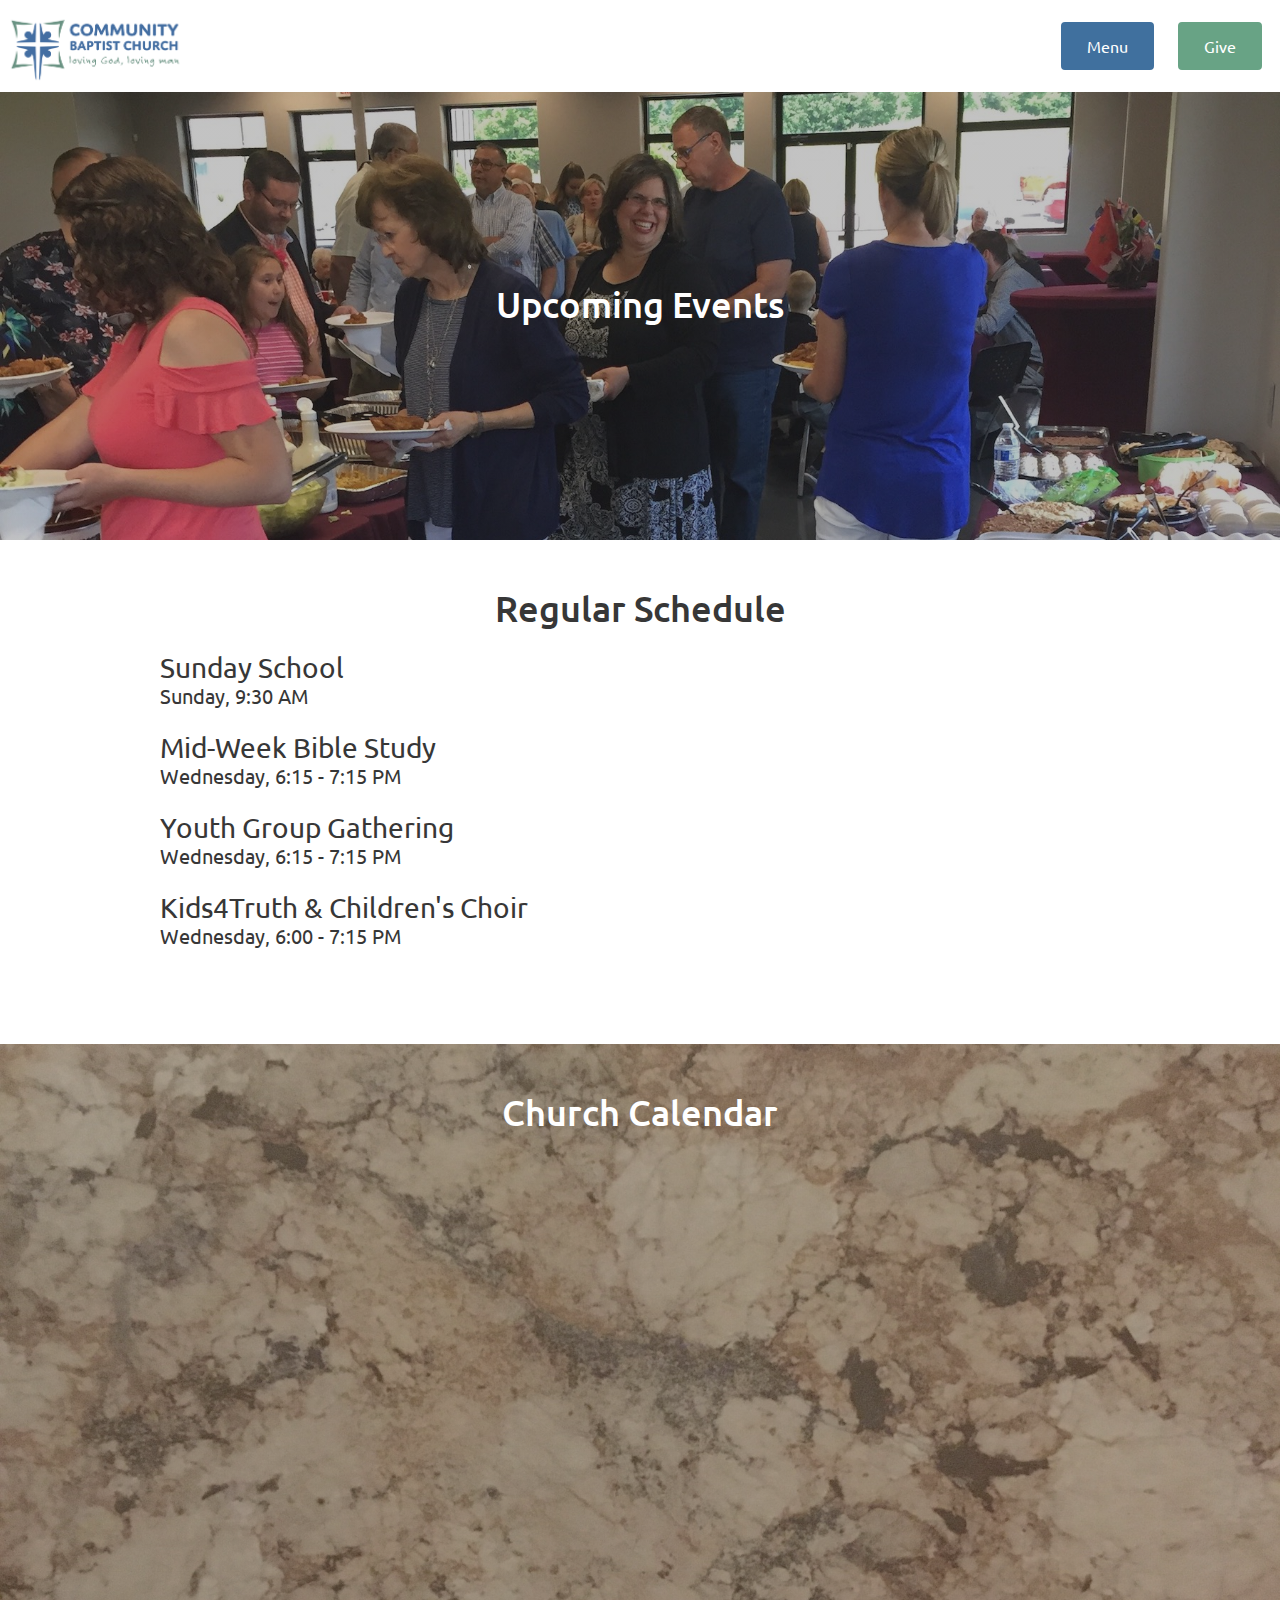
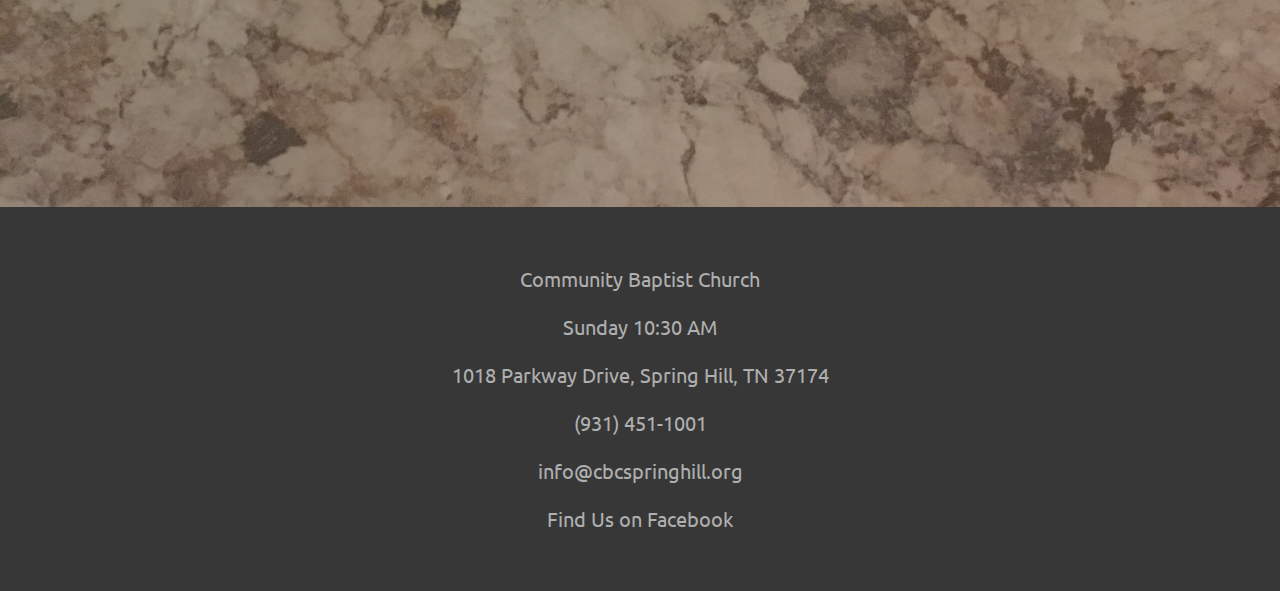
<file: events/index.html>
<!doctype html>
<html>
  <head>
    <!-- Global site tag (gtag.js) - Google Analytics -->
<script async src="https://www.googletagmanager.com/gtag/js?id=UA-127800870-1"></script>
<script>
  window.dataLayer = window.dataLayer || [];
  function gtag(){dataLayer.push(arguments);}
  gtag('js', new Date());

  gtag('config', 'UA-127800870-1');
</script>

    <meta charset="utf-8">
    <meta name="viewport"
          content="width=device-width, initial-scale=1, shrink-to-fit=no">

    <link rel="icon" href="images/favicon.ico">
    <meta property="og:type" content="website" />
<meta property="og:title" content="Community Baptist Church" />
<meta property="og:url" content="http://www.cbcspringhill.org/" />
<meta property="og:description" content="Loving God; Loving Man" />
<meta property="og:image" content="/images/info_banner.jpg" />

    <title>CBC Spring Hill</title>

    <link href="https://fonts.googleapis.com/css?family=Ubuntu:400,500" rel="stylesheet">
    <link href="/stylesheets/site.css" rel="stylesheet" />
    
  </head>
  <body>
    <div class='Nav'>
  <div class='Nav-x' data-toggle-menu>
    
        <div class='icon icon--ei-close-o icon--m '>
          <svg class='icon__cnt'><use xlink:href='#ei-close-o-icon'/></svg>
        </div>
      
  </div>

  <div class='Nav-container'>

<a href="/" class="Nav-item Nav-button">          Home
</a><a href="/beliefs" class="Nav-item Nav-button">          Beliefs
</a><a href="/kids" class="Nav-item Nav-button">          For Kids
</a><a href="/events" class="Nav-item Nav-button">          Events
</a><a href="https://www.easytithe.com/dl/?uid=Comm1018487" class="Nav-item Nav-button">          Give
</a>  </div>
</div>

    <div class='Header'>  
  <div class='Header-home'>
<a href="/">      <img src="/images/cbc_logo_m.jpg" alt="Community Baptist Church" title="Community Baptist Church" class="Header-logo--mobile" />
      
      <img src="/images/cbc_logo_color.png" alt="Community Baptist Church" title="Community Baptist Church" class="Header-logo" />
</a>  </div>

  <div class='Header-buttonContainer'>
    <div class='Button Header-button' data-toggle-menu>
      Menu
    </div>

<a href="https://www.easytithe.com/dl/?uid=Comm1018487" class="Header-button Button Header-give">      Give
</a>  </div>
</div>

    <main>
      <div class='Hero events-Hero'>
  <div class='Hero-title'>
    Upcoming Events
  </div>
</div>

<div class='Event'>
    <div class='Event-title'>
      Regular Schedule
    </div>

    <div class='Event-list'>
        <div class='Event-item'>
          <div class='Event-itemTitle'>
              Sunday School
          </div>
          <div class='Event-itemBody'>
            Sunday, 9:30 AM
          </div>
        </div>
        <div class='Event-item'>
          <div class='Event-itemTitle'>
              Mid-Week Bible Study
          </div>
          <div class='Event-itemBody'>
            Wednesday, 6:15 - 7:15 PM
          </div>
        </div>
        <div class='Event-item'>
          <div class='Event-itemTitle'>
              Youth Group Gathering
          </div>
          <div class='Event-itemBody'>
            Wednesday, 6:15 - 7:15 PM
          </div>
        </div>
        <div class='Event-item'>
          <div class='Event-itemTitle'>
              Kids4Truth & Children's Choir
          </div>
          <div class='Event-itemBody'>
            Wednesday, 6:00 - 7:15 PM
          </div>
        </div>
    </div>
</div>
<div class='Calendar'>
  <div class='Calendar-title'>
    Church Calendar
  </div>

  <iframe class="Calendar-desk" src="https://calendar.google.com/calendar/embed?src=cbcspringhill.org_2qv2mq2eoqsfso0sdf5lcurpro%40group.calendar.google.com&ctz=America%2FChicago" style="border: 0" width="800" height="600" frameborder="0" scrolling="no"></iframe>

  <iframe class="Calendar-palm" src="https://calendar.google.com/calendar/embed?src=cbcspringhill.org_2qv2mq2eoqsfso0sdf5lcurpro%40group.calendar.google.com&ctz=America%2FChicago&mode=AGENDA" style="border: 0" width="275" height="600" frameborder="0" scrolling="no"></iframe>
</div>
    </main>

    <footer class='Footer'>
  <div class='Footer-container'>
    <div class='Footer-row'>
      Community Baptist Church
    </div>

    <div class='Footer-row'>
      Sunday 10:30 AM
    </div>

    <div class='Footer-row'>
      <a href="https://www.google.com/maps/dir/''/Community+Baptist+Church,+1018+Parkway+Dr,+Spring+Hill,+TN+37174" class="inline-link inline-link--light">1018 Parkway Drive, <span class='no-wrap'>Spring Hill, TN 37174</span></a>
    </div>

    <div class='Footer-row'>
      <a href="tel:9314511001" class="inline-link inline-link--light inline-link--mobile-only">(931) 451-1001</a>
    </div>

    <div class='Footer-row'>
      <a href="mailto:info@cbcspringhill.org" class="inline-link inline-link--light inline-link--mobile-only">info@cbcspringhill.org</a>
    </div>

    <div class='Footer-row'>
      <a href="https://www.facebook.com/Community-Baptist-Church-292995950711670/" class="inline-link inline-link--light">Find Us on Facebook</a>
    </div>
  </div>
</footer>

    <script src="/javascripts/site.js"></script>
    
    <svg xmlns="http://www.w3.org/2000/svg" xmlns:xlink="http://www.w3.org/1999/xlink" id="ei-sprite" style="display:none"><symbol id='ei-sc-youtube-icon' viewBox='0 0 50 50'><path d="M39.7 18.6s-.3-2.1-1.2-3c-1.1-1.2-2.4-1.2-3-1.3C31.3 14 25 14 25 14s-6.3 0-10.5.3c-.6.1-1.9.1-3 1.3-.9.9-1.2 3-1.2 3S10 21 10 23.4v2.2c0 2.4.3 4.9.3 4.9s.3 2.1 1.2 3c1.1 1.2 2.6 1.2 3.3 1.3 2.4.1 10.2.2 10.2.2s6.3 0 10.5-.3c.6-.1 1.9-.1 3-1.3.9-.9 1.2-3 1.2-3s.3-2.4.3-4.8v-2.2c0-2.4-.3-4.8-.3-4.8zm-17.8 9.8V20l8.1 4.2-8.1 4.2z"></path></symbol><symbol id='ei-camera-icon' viewBox='0 0 50 50'><path d="M39 38H11c-1.7 0-3-1.3-3-3V17c0-1.7 1.3-3 3-3h6c.2 0 .5-.2.6-.3l1.1-2.2c.4-.8 1.4-1.4 2.3-1.4h8c.9 0 1.9.6 2.3 1.4l1.1 2.2c.1.2.4.3.6.3h6c1.7 0 3 1.3 3 3v18c0 1.7-1.3 3-3 3zM11 16c-.6 0-1 .4-1 1v18c0 .6.4 1 1 1h28c.6 0 1-.4 1-1V17c0-.6-.4-1-1-1h-6c-.9 0-1.9-.6-2.3-1.4l-1.1-2.2c-.1-.2-.4-.4-.6-.4h-8c-.2 0-.5.2-.6.3l-1.1 2.2c-.4.9-1.4 1.5-2.3 1.5h-6z"></path><path d="M25 34c-5 0-9-4-9-9s4-9 9-9 9 4 9 9-4 9-9 9zm0-16c-3.9 0-7 3.1-7 7s3.1 7 7 7 7-3.1 7-7-3.1-7-7-7z"></path><circle cx="35" cy="18" r="1"></circle><path d="M12 12h4v1h-4z"></path><path d="M25 21v-1c-2.8 0-5 2.2-5 5h1c0-2.2 1.8-4 4-4z"></path></symbol><symbol id='ei-sc-skype-icon' viewBox='0 0 50 50'><path d="M38 27.3c.1-.8.2-1.6.2-2.4 0-1.8-.3-3.5-1-5.1-.7-1.6-1.6-3-2.8-4.2-1.2-1.2-2.6-2.2-4.2-2.8-1.6-.7-3.4-1-5.1-1-.8 0-1.7.1-2.5.2-1.1-.6-2.4-.9-3.7-.9-2.1 0-4.1.8-5.5 2.3-1.5 1.5-2.3 3.4-2.3 5.5 0 1.3.3 2.6 1 3.8-.1.7-.2 1.5-.2 2.3 0 1.8.3 3.5 1 5.1.7 1.6 1.6 3 2.8 4.2 1.2 1.2 2.6 2.2 4.2 2.8 1.6.7 3.4 1 5.1 1 .8 0 1.6-.1 2.3-.2 1.2.7 2.5 1 3.9 1 2.1 0 4.1-.8 5.5-2.3 1.5-1.5 2.3-3.4 2.3-5.5 0-1.3-.3-2.6-1-3.8zM25.1 33c-4.7 0-6.8-2.3-6.8-4 0-.9.7-1.5 1.6-1.5 2 0 1.5 2.9 5.2 2.9 1.9 0 3-1 3-2.1 0-.6-.3-1.4-1.6-1.7l-4.2-1c-3.4-.8-4-2.7-4-4.4 0-3.6 3.3-4.9 6.5-4.9 2.9 0 6.3 1.6 6.3 3.7 0 .9-.8 1.4-1.7 1.4-1.7 0-1.4-2.4-4.9-2.4-1.7 0-2.7.8-2.7 1.9 0 1.1 1.4 1.5 2.5 1.7l3.1.7c3.4.8 4.2 2.7 4.2 4.6.1 2.9-2.1 5.1-6.5 5.1z"></path></symbol><symbol id='ei-sc-odnoklassniki-icon' viewBox='0 0 50 50'><path d="M25 26c-4.4 0-8-3.6-8-8s3.6-8 8-8 8 3.6 8 8-3.6 8-8 8zm0-12.2c-2.3 0-4.2 1.9-4.2 4.2s1.9 4.2 4.2 4.2 4.2-1.9 4.2-4.2-1.9-4.2-4.2-4.2z"></path><path d="M33.6 26.8c-.7-.9-1.9-1-2.8-.4 0 0-2.2 1.6-5.8 1.6-3.6 0-5.8-1.6-5.8-1.6-.9-.7-2.1-.5-2.8.4-.7.9-.5 2.1.4 2.8.1.1 2.2 1.7 5.7 2.2l-5.3 5.4c-.8.8-.8 2.1 0 2.8.4.4.9.6 1.4.6.5 0 1-.2 1.4-.6l5-5.1 5 5.1c.4.4.9.6 1.4.6.5 0 1-.2 1.4-.6.8-.8.8-2 0-2.8l-5.3-5.4c3.5-.6 5.6-2.2 5.7-2.2.9-.7 1.1-2 .4-2.8z"></path></symbol><symbol id='ei-navicon-icon' viewBox='0 0 50 50'><path d="M10 12h30v4H10z"></path><path d="M10 22h30v4H10z"></path><path d="M10 32h30v4H10z"></path></symbol><symbol id='ei-redo-icon' viewBox='0 0 50 50'><path d="M25 38c-7.2 0-13-5.8-13-13s5.8-13 13-13c5.4 0 10.1 3.4 11.9 8.7l-1.9.7c-1.5-4.6-5.4-7.4-10-7.4-6.1 0-11 4.9-11 11s4.9 11 11 11c4.3 0 8.2-2.5 10-6.4l1.8.8C34.7 35 30.1 38 25 38z"></path><path d="M38 22h-8v-2h6v-6h2z"></path></symbol><symbol id='ei-chevron-down-icon' viewBox='0 0 50 50'><path d="M25 32.4l-9.7-9.7 1.4-1.4 8.3 8.3 8.3-8.3 1.4 1.4z"></path></symbol><symbol id='ei-play-icon' viewBox='0 0 50 50'><path d="M25 42c-9.4 0-17-7.6-17-17S15.6 8 25 8s17 7.6 17 17-7.6 17-17 17zm0-32c-8.3 0-15 6.7-15 15s6.7 15 15 15 15-6.7 15-15-6.7-15-15-15z"></path><path d="M20 33.7V16.3L35 25l-15 8.7zm2-14v10.5l9-5.3-9-5.2z"></path></symbol><symbol id='ei-pointer-icon' viewBox='0 0 50 50'><path d="M33 38H21c-.6 0-1-.4-1-1 0-1.5-.7-2.4-1.8-3.8-.6-.7-1.3-1.6-2-2.7-1.9-3-3.6-6.6-4-7.9-.4-1.3-.1-2.2.3-2.7.4-.6 1.2-.9 2.1-.9 1.2 0 2.4 1 3.5 2.3V11c0-1.7 1.3-3 3-3s3 1.3 3 3v4.2c.3-.1.6-.2 1-.2 1.1 0 2 .6 2.5 1.4.4-.3.9-.4 1.4-.4 1.4 0 2.5.9 2.9 2.2.3-.1.7-.2 1.1-.2 1.7 0 3 1.3 3 3v3c0 2.6-.5 4.7-1 6.7s-1 3.9-1 6.3c0 .6-.4 1-1 1zm-11.1-2H32c.1-2.2.6-4 1-5.8.5-2 1-3.9 1-6.2v-3c0-.6-.4-1-1-1s-1 .4-1 1v1c0 .6-.4 1-1 1s-1-.4-1-1v-3c0-.6-.4-1-1-1s-1 .4-1 1v2c0 .6-.4 1-1 1s-1-.4-1-1v-3c0-.6-.4-1-1-1s-1 .4-1 1v2c0 .6-.4 1-1 1s-1-.4-1-1v-9c0-.6-.4-1-1-1s-1 .4-1 1v15c0 .6-.4 1-1 1s-1-.4-1-1v-.8c-.9-2.3-2.8-4.2-3.5-4.2-.2 0-.4 0-.5.1-.1.1-.1.4 0 .9.3 1.1 1.8 4.3 3.8 7.5.6 1 1.2 1.7 1.8 2.5 1.1 1.2 2.1 2.3 2.3 4z"></path></symbol><symbol id='ei-sc-telegram-icon' viewBox='0 0 50 50'><path d="M37.1 13L9.4 24c-.9.3-.8 1.6.1 1.9l7 2.2 2.8 8.8c.2.7 1.1.9 1.6.4l4.1-3.8 7.8 5.7c.6.4 1.4.1 1.6-.6l5.4-23.2c.3-1.7-1.2-3-2.7-2.4zM20.9 29.8L20 35l-2-7.2L37.5 15 20.9 29.8z"></path></symbol><symbol id='ei-spinner-3-icon' viewBox='0 0 50 50'><path d="M41.9 23.9c-.3-6.1-4-11.8-9.5-14.4-6-2.7-13.3-1.6-18.3 2.6-4.8 4-7 10.5-5.6 16.6 1.3 6 6 10.9 11.9 12.5 7.1 2 13.6-1.4 17.6-7.2-3.6 4.8-9.1 8-15.2 6.9-6.1-1.1-11.1-5.7-12.5-11.7-1.5-6.4 1.5-13.1 7.2-16.4 5.9-3.4 14.2-2.1 18.1 3.7 1 1.4 1.7 3.1 2 4.8.3 1.4.2 2.9.4 4.3.2 1.3 1.3 3 2.8 2.1 1.3-.8 1.2-2.5 1.1-3.8 0-.4.1.7 0 0z"></path></symbol><symbol id='ei-star-icon' viewBox='0 0 50 50'><path d="M15.2 40.6c-.2 0-.4-.1-.6-.2-.4-.3-.5-.7-.4-1.1l3.9-12-10.2-7.5c-.4-.3-.5-.7-.4-1.1s.5-.7 1-.7h12.7L25 5.9c.1-.4.5-.7 1-.7s.8.3 1 .7L30.9 18h12.7c.4 0 .8.2 1 .6s0 .9-.4 1.1L34 27.1l3.9 12c.1.4 0 .9-.4 1.1s-.8.3-1.2 0L26 33l-10.2 7.4c-.2.1-.4.2-.6.2zM26 30.7c.2 0 .4.1.6.2l8.3 6.1-3.2-9.8c-.1-.4 0-.9.4-1.1l8.3-6.1H30.1c-.4 0-.8-.3-1-.7L26 9.5l-3.2 9.8c-.1.4-.5.7-1 .7H11.5l8.3 6.1c.4.3.5.7.4 1.1L17.1 37l8.3-6.1c.2-.1.4-.2.6-.2z"></path></symbol><symbol id='ei-unlock-icon' viewBox='0 0 50 50'><path d="M18 23h-2v-4c0-5 4-9 9-9 4.5 0 8.4 3.4 8.9 7.9l-2 .2c-.4-3.5-3.4-6.1-6.9-6.1-3.9 0-7 3.1-7 7v4z"></path><path d="M33 40H17c-1.7 0-3-1.3-3-3V25c0-1.7 1.3-3 3-3h16c1.7 0 3 1.3 3 3v12c0 1.7-1.3 3-3 3zM17 24c-.6 0-1 .4-1 1v12c0 .6.4 1 1 1h16c.6 0 1-.4 1-1V25c0-.6-.4-1-1-1H17z"></path><circle cx="25" cy="28" r="2"></circle><path d="M25.5 28h-1l-1 6h3z"></path></symbol><symbol id='ei-pencil-icon' viewBox='0 0 50 50'><path d="M9.6 40.4l2.5-9.9L27 15.6l7.4 7.4-14.9 14.9-9.9 2.5zm4.3-8.9l-1.5 6.1 6.1-1.5L31.6 23 27 18.4 13.9 31.5z"></path><path d="M17.8 37.3c-.6-2.5-2.6-4.5-5.1-5.1l.5-1.9c3.2.8 5.7 3.3 6.5 6.5l-1.9.5z"></path><path d="M29.298 19.287l1.414 1.414-13.01 13.02-1.414-1.41z"></path><path d="M11 39l2.9-.7c-.3-1.1-1.1-1.9-2.2-2.2L11 39z"></path><path d="M35 22.4L27.6 15l3-3 .5.1c3.6.5 6.4 3.3 6.9 6.9l.1.5-3.1 2.9zM30.4 15l4.6 4.6.9-.9c-.5-2.3-2.3-4.1-4.6-4.6l-.9.9z"></path></symbol><symbol id='ei-sc-instagram-icon' viewBox='0 0 50 50'><path d="M25 12c-3.53 0-3.973.015-5.36.078-1.384.063-2.329.283-3.156.604a6.372 6.372 0 0 0-2.302 1.5 6.372 6.372 0 0 0-1.5 2.303c-.321.826-.54 1.771-.604 3.155C12.015 21.027 12 21.47 12 25c0 3.53.015 3.973.078 5.36.063 1.384.283 2.329.604 3.155.333.855.777 1.58 1.5 2.303a6.372 6.372 0 0 0 2.302 1.5c.827.32 1.772.54 3.156.604 1.387.063 1.83.078 5.36.078 3.53 0 3.973-.015 5.36-.078 1.384-.063 2.329-.283 3.155-.604a6.371 6.371 0 0 0 2.303-1.5 6.372 6.372 0 0 0 1.5-2.303c.32-.826.54-1.771.604-3.155.063-1.387.078-1.83.078-5.36 0-3.53-.015-3.973-.078-5.36-.063-1.384-.283-2.329-.605-3.155a6.372 6.372 0 0 0-1.499-2.303 6.371 6.371 0 0 0-2.303-1.5c-.826-.32-1.771-.54-3.155-.604C28.973 12.015 28.53 12 25 12m0 2.342c3.471 0 3.882.014 5.253.076 1.267.058 1.956.27 2.414.448.607.236 1.04.517 1.495.972.455.455.736.888.972 1.495.178.458.39 1.146.448 2.414.062 1.37.076 1.782.076 5.253s-.014 3.882-.076 5.253c-.058 1.268-.27 1.956-.448 2.414a4.028 4.028 0 0 1-.972 1.495 4.027 4.027 0 0 1-1.495.972c-.458.178-1.147.39-2.414.448-1.37.062-1.782.076-5.253.076s-3.883-.014-5.253-.076c-1.268-.058-1.956-.27-2.414-.448a4.027 4.027 0 0 1-1.495-.972 4.03 4.03 0 0 1-.972-1.495c-.178-.458-.39-1.146-.448-2.414-.062-1.37-.076-1.782-.076-5.253s.014-3.882.076-5.253c.058-1.268.27-1.956.448-2.414.236-.607.517-1.04.972-1.495a4.028 4.028 0 0 1 1.495-.972c.458-.178 1.146-.39 2.414-.448 1.37-.062 1.782-.076 5.253-.076"></path><path d="M25 18a7 7 0 1 0 0 14 7 7 0 0 0 0-14m0 11.5a4.5 4.5 0 1 1 0-9 4.5 4.5 0 0 1 0 9m8.7-11.4a1.6 1.6 0 1 1-3.2 0 1.6 1.6 0 0 1 3.2 0"></path></symbol><symbol id='ei-spinner-2-icon' viewBox='0 0 50 50'><circle cx="25" cy="10" r="2"></circle><circle opacity=".3" cx="25" cy="40" r="2"></circle><circle opacity=".3" cx="32.5" cy="12" r="2"></circle><circle opacity=".3" cx="17.5" cy="38" r="2"></circle><circle opacity=".93" cx="17.5" cy="12" r="2"></circle><circle opacity=".3" cx="32.5" cy="38" r="2"></circle><circle opacity=".65" cx="10" cy="25" r="2"></circle><circle opacity=".3" cx="40" cy="25" r="2"></circle><circle opacity=".86" cx="12" cy="17.5" r="2"></circle><circle opacity=".3" cx="38" cy="32.5" r="2"></circle><circle opacity=".44" cx="12" cy="32.5" r="2"></circle><circle opacity=".3" cx="38" cy="17.5" r="2"></circle></symbol><symbol id='ei-paperclip-icon' viewBox='0 0 50 50'><path d="M13.8 39.6c-1.5 0-3.1-.6-4.2-1.8-2.3-2.3-2.3-6.1 0-8.5l17-17c3.1-3.1 8.2-3.1 11.3 0 3.1 3.1 3.1 8.2 0 11.3L25.1 36.4 23.7 35l12.7-12.7c2.3-2.3 2.3-6.1 0-8.5-2.3-2.3-6.1-2.3-8.5 0l-17 17c-.8.8-1.2 1.8-1.2 2.8 0 1.1.4 2.1 1.2 2.8 1.6 1.6 4.1 1.6 5.7 0l12.7-12.7c.8-.8.8-2 0-2.8-.8-.8-2-.8-2.8 0L18 29.3l-1.4-1.4 8.5-8.5c1.6-1.6 4.1-1.6 5.7 0 1.6 1.6 1.6 4.1 0 5.7L18 37.8c-1.1 1.2-2.7 1.8-4.2 1.8z"></path></symbol><symbol id='ei-tag-icon' viewBox='0 0 50 50'><path d="M22 40.1c-.9 0-1.7-.3-2.3-.9l-8.9-8.9c-1.2-1.2-1.2-3.3 0-4.5l11.9-11.9c1-1 3-1.8 4.5-1.8h7.6c1.8 0 3.2 1.4 3.2 3.2v7.6c0 1.5-.8 3.4-1.8 4.5L24.3 39.2c-.6.6-1.4.9-2.3.9zM27.2 14c-1 0-2.4.6-3 1.3L12.3 27.2c-.5.5-.5 1.2 0 1.7l8.9 8.9c.5.4 1.2.4 1.7 0l11.9-11.9c.7-.7 1.3-2.1 1.3-3v-7.6c0-.7-.5-1.2-1.2-1.2h-7.7z"></path><path d="M30 24c-2.2 0-4-1.8-4-4s1.8-4 4-4 4 1.8 4 4-1.8 4-4 4zm0-6c-1.1 0-2 .9-2 2s.9 2 2 2 2-.9 2-2-.9-2-2-2z"></path></symbol><symbol id='ei-chart-icon' viewBox='0 0 50 50'><path d="M18 36h-2V26h-4v10h-2V24h8z"></path><path d="M28 36h-2V20h-4v16h-2V18h8z"></path><path d="M38 36h-2V14h-4v22h-2V12h8z"></path><path d="M8 36h32v2H8z"></path></symbol><symbol id='ei-credit-card-icon' viewBox='0 0 50 50'><path d="M39 38H11c-1.7 0-3-1.3-3-3V15c0-1.7 1.3-3 3-3h28c1.7 0 3 1.3 3 3v20c0 1.7-1.3 3-3 3zM11 14c-.6 0-1 .4-1 1v20c0 .6.4 1 1 1h28c.6 0 1-.4 1-1V15c0-.6-.4-1-1-1H11z"></path><path d="M9 16h32v6H9z"></path><path d="M12 26h1v2h-1z"></path><path d="M14 26h1v2h-1z"></path><path d="M16 26h1v2h-1z"></path><path d="M19 26h1v2h-1z"></path><path d="M21 26h1v2h-1z"></path><path d="M23 26h1v2h-1z"></path><path d="M26 26h1v2h-1z"></path><path d="M28 26h1v2h-1z"></path><path d="M30 26h1v2h-1z"></path><path d="M33 26h1v2h-1z"></path><path d="M35 26h1v2h-1z"></path><path d="M37 26h1v2h-1z"></path></symbol><symbol id='ei-sc-tumblr-icon' viewBox='0 0 50 50'><path d="M30.9 32.4c-.5.2-1.5.5-2.3.5-2.2.1-2.7-1.6-2.7-2.8v-8.7h5.6v-4.2H26V10h-4.1c-.1 0-.2.1-.2.2-.2 2.2-1.3 6-5.5 7.5v3.6H19v9.1c0 3.1 2.3 7.6 8.4 7.5 2.1 0 4.3-.9 4.8-1.6l-1.3-3.9z"></path></symbol><symbol id='ei-sc-soundcloud-icon' viewBox='0 0 50 50'><path d="M40 24h-.2c-.9-4.6-5-8-9.8-8-3.1 0-5.9 1.4-7.7 3.7-.2.3-.3.6-.3 1.2l-.4 9.1.4 5.5c0 .3.3.5.5.5H40c3.3 0 6-2.7 6-6s-2.7-6-6-6z"></path><path d="M18.9 20c-.3 0-.5.2-.5.5l-.8 9v1l.8 5c0 .3.3.5.6.5h.2c.3 0 .5-.2.6-.5l.8-5c0-.3.1-.7 0-1l-.8-9c0-.3-.3-.5-.5-.5h-.4z"></path><path d="M14.9 21c-.3 0-.5.2-.5.5l-.8 8v1l.8 5c0 .3.3.5.6.5h.2c.3 0 .5-.2.6-.5l.8-5c0-.3.1-.7 0-1l-.8-8c0-.3-.3-.5-.5-.5h-.4z"></path><path d="M11 24c-.3 0-.5.2-.6.5l-.8 5v1l.8 5c0 .3.3.5.6.5s.5-.2.6-.5l.8-5v-1l-.8-5c-.1-.3-.3-.5-.6-.5z"></path><path d="M7 23c-.3 0-.5.2-.6.5l-.9 6v1l.8 5c.2.3.4.5.7.5.3 0 .5-.2.6-.5l.8-5c0-.3.1-.7 0-1l-.9-6c0-.3-.2-.5-.5-.5z"></path><path d="M3.3 26c-.3 0-.5.2-.6.5l-.6 3c-.1.3-.1.7 0 1l.6 4c.1.3.3.5.6.5s.5-.2.6-.5l.6-4v-1l-.6-3c-.1-.3-.3-.5-.6-.5z"></path></symbol><symbol id='ei-chevron-up-icon' viewBox='0 0 50 50'><path d="M33.3 28.7L25 20.4l-8.3 8.3-1.4-1.4 9.7-9.7 9.7 9.7z"></path></symbol><symbol id='ei-arrow-up-icon' viewBox='0 0 50 50'><path d="M25 42c-9.4 0-17-7.6-17-17S15.6 8 25 8s17 7.6 17 17-7.6 17-17 17zm0-32c-8.3 0-15 6.7-15 15s6.7 15 15 15 15-6.7 15-15-6.7-15-15-15z"></path><path d="M33.3 26.7L25 18.4l-8.3 8.3-1.4-1.4 9.7-9.7 9.7 9.7z"></path><path d="M24 17h2v17h-2z"></path></symbol><symbol id='ei-calendar-icon' viewBox='0 0 50 50'><path d="M37 38H13c-1.7 0-3-1.3-3-3V13c0-1.7 1.1-3 2.5-3H14v2h-1.5c-.2 0-.5.4-.5 1v22c0 .6.4 1 1 1h24c.6 0 1-.4 1-1V13c0-.6-.3-1-.5-1H36v-2h1.5c1.4 0 2.5 1.3 2.5 3v22c0 1.7-1.3 3-3 3z"></path><path d="M17 14c-.6 0-1-.4-1-1V9c0-.6.4-1 1-1s1 .4 1 1v4c0 .6-.4 1-1 1z"></path><path d="M33 14c-.6 0-1-.4-1-1V9c0-.6.4-1 1-1s1 .4 1 1v4c0 .6-.4 1-1 1z"></path><path d="M20 10h10v2H20z"></path><path d="M12 16h26v2H12z"></path><path d="M34 20h2v2h-2z"></path><path d="M30 20h2v2h-2z"></path><path d="M26 20h2v2h-2z"></path><path d="M22 20h2v2h-2z"></path><path d="M18 20h2v2h-2z"></path><path d="M34 24h2v2h-2z"></path><path d="M30 24h2v2h-2z"></path><path d="M26 24h2v2h-2z"></path><path d="M22 24h2v2h-2z"></path><path d="M18 24h2v2h-2z"></path><path d="M14 24h2v2h-2z"></path><path d="M34 28h2v2h-2z"></path><path d="M30 28h2v2h-2z"></path><path d="M26 28h2v2h-2z"></path><path d="M22 28h2v2h-2z"></path><path d="M18 28h2v2h-2z"></path><path d="M14 28h2v2h-2z"></path><path d="M30 32h2v2h-2z"></path><path d="M26 32h2v2h-2z"></path><path d="M22 32h2v2h-2z"></path><path d="M18 32h2v2h-2z"></path><path d="M14 32h2v2h-2z"></path></symbol><symbol id='ei-location-icon' viewBox='0 0 50 50'><path d="M25 42.5l-.8-.9C23.7 41.1 12 27.3 12 19c0-7.2 5.8-13 13-13s13 5.8 13 13c0 8.3-11.7 22.1-12.2 22.7l-.8.8zM25 8c-6.1 0-11 4.9-11 11 0 6.4 8.4 17.2 11 20.4 2.6-3.2 11-14 11-20.4 0-6.1-4.9-11-11-11z"></path><path d="M25 24c-2.8 0-5-2.2-5-5s2.2-5 5-5 5 2.2 5 5-2.2 5-5 5zm0-8c-1.7 0-3 1.3-3 3s1.3 3 3 3 3-1.3 3-3-1.3-3-3-3z"></path></symbol><symbol id='ei-archive-icon' viewBox='0 0 50 50'><path d="M42 20h-2v-5c0-.6-.4-1-1-1H11c-.6 0-1 .4-1 1v5H8v-5c0-1.7 1.3-3 3-3h28c1.7 0 3 1.3 3 3v5z"></path><path d="M37 40H13c-1.7 0-3-1.3-3-3V20h2v17c0 .6.4 1 1 1h24c.6 0 1-.4 1-1V20h2v17c0 1.7-1.3 3-3 3z"></path><path d="M29 26h-8c-.6 0-1-.4-1-1s.4-1 1-1h8c.6 0 1 .4 1 1s-.4 1-1 1z"></path><path d="M8 18h34v2H8z"></path></symbol><symbol id='ei-undo-icon' viewBox='0 0 50 50'><path d="M25 38c-5.1 0-9.7-3-11.8-7.6l1.8-.8c1.8 3.9 5.7 6.4 10 6.4 6.1 0 11-4.9 11-11s-4.9-11-11-11c-4.6 0-8.5 2.8-10.1 7.3l-1.9-.7c1.9-5.2 6.6-8.6 12-8.6 7.2 0 13 5.8 13 13s-5.8 13-13 13z"></path><path d="M20 22h-8v-8h2v6h6z"></path></symbol><symbol id='ei-check-icon' viewBox='0 0 50 50'><path d="M25 42c-9.4 0-17-7.6-17-17S15.6 8 25 8s17 7.6 17 17-7.6 17-17 17zm0-32c-8.3 0-15 6.7-15 15s6.7 15 15 15 15-6.7 15-15-6.7-15-15-15z"></path><path d="M23 32.4l-8.7-8.7 1.4-1.4 7.3 7.3 11.3-11.3 1.4 1.4z"></path></symbol><symbol id='ei-sc-github-icon' viewBox='0 0 50 50'><path fill-rule="evenodd" clip-rule="evenodd" d="M25 10c-8.3 0-15 6.7-15 15 0 6.6 4.3 12.2 10.3 14.2.8.1 1-.3 1-.7v-2.6c-4.2.9-5.1-2-5.1-2-.7-1.7-1.7-2.2-1.7-2.2-1.4-.9.1-.9.1-.9 1.5.1 2.3 1.5 2.3 1.5 1.3 2.3 3.5 1.6 4.4 1.2.1-1 .5-1.6 1-2-3.3-.4-6.8-1.7-6.8-7.4 0-1.6.6-3 1.5-4-.2-.4-.7-1.9.1-4 0 0 1.3-.4 4.1 1.5 1.2-.3 2.5-.5 3.8-.5 1.3 0 2.6.2 3.8.5 2.9-1.9 4.1-1.5 4.1-1.5.8 2.1.3 3.6.1 4 1 1 1.5 2.4 1.5 4 0 5.8-3.5 7-6.8 7.4.5.5 1 1.4 1 2.8v4.1c0 .4.3.9 1 .7 6-2 10.2-7.6 10.2-14.2C40 16.7 33.3 10 25 10z"></path></symbol><symbol id='ei-sc-twitter-icon' viewBox='0 0 50 50'><path d="M39.2 16.8c-1.1.5-2.2.8-3.5 1 1.2-.8 2.2-1.9 2.7-3.3-1.2.7-2.5 1.2-3.8 1.5-1.1-1.2-2.7-1.9-4.4-1.9-3.3 0-6.1 2.7-6.1 6.1 0 .5.1.9.2 1.4-5-.2-9.5-2.7-12.5-6.3-.5.7-.8 1.7-.8 2.8 0 2.1 1.1 4 2.7 5-1 0-1.9-.3-2.7-.8v.1c0 2.9 2.1 5.4 4.9 5.9-.5.1-1 .2-1.6.2-.4 0-.8 0-1.1-.1.8 2.4 3 4.2 5.7 4.2-2.1 1.6-4.7 2.6-7.5 2.6-.5 0-1 0-1.4-.1 2.4 1.9 5.6 2.9 9 2.9 11.1 0 17.2-9.2 17.2-17.2V20c1.2-.9 2.2-1.9 3-3.2z"></path></symbol><symbol id='ei-arrow-down-icon' viewBox='0 0 50 50'><path d="M25 42c-9.4 0-17-7.6-17-17S15.6 8 25 8s17 7.6 17 17-7.6 17-17 17zm0-32c-8.3 0-15 6.7-15 15s6.7 15 15 15 15-6.7 15-15-6.7-15-15-15z"></path><path d="M25 34.4l-9.7-9.7 1.4-1.4 8.3 8.3 8.3-8.3 1.4 1.4z"></path><path d="M24 16h2v17h-2z"></path></symbol><symbol id='ei-exclamation-icon' viewBox='0 0 50 50'><path d="M25 42c-9.4 0-17-7.6-17-17S15.6 8 25 8s17 7.6 17 17-7.6 17-17 17zm0-32c-8.3 0-15 6.7-15 15s6.7 15 15 15 15-6.7 15-15-6.7-15-15-15z"></path><path d="M24 32h2v2h-2z"></path><path d="M25.6 30h-1.2l-.4-8v-6h2v6z"></path></symbol><symbol id='ei-chevron-right-icon' viewBox='0 0 50 50'><path d="M22.7 34.7l-1.4-1.4 8.3-8.3-8.3-8.3 1.4-1.4 9.7 9.7z"></path></symbol><symbol id='ei-share-google-icon' viewBox='0 0 50 50'><path d="M15 30c-2.8 0-5-2.2-5-5s2.2-5 5-5 5 2.2 5 5-2.2 5-5 5zm0-8c-1.7 0-3 1.3-3 3s1.3 3 3 3 3-1.3 3-3-1.3-3-3-3z"></path><path d="M35 20c-2.8 0-5-2.2-5-5s2.2-5 5-5 5 2.2 5 5-2.2 5-5 5zm0-8c-1.7 0-3 1.3-3 3s1.3 3 3 3 3-1.3 3-3-1.3-3-3-3z"></path><path d="M35 40c-2.8 0-5-2.2-5-5s2.2-5 5-5 5 2.2 5 5-2.2 5-5 5zm0-8c-1.7 0-3 1.3-3 3s1.3 3 3 3 3-1.3 3-3-1.3-3-3-3z"></path><path d="M19.007 25.885l12.88 6.44-.895 1.788-12.88-6.44z"></path><path d="M30.993 15.885l.894 1.79-12.88 6.438-.894-1.79z"></path></symbol><symbol id='ei-trash-icon' viewBox='0 0 50 50'><path d="M20 18h2v16h-2z"></path><path d="M24 18h2v16h-2z"></path><path d="M28 18h2v16h-2z"></path><path d="M12 12h26v2H12z"></path><path d="M30 12h-2v-1c0-.6-.4-1-1-1h-4c-.6 0-1 .4-1 1v1h-2v-1c0-1.7 1.3-3 3-3h4c1.7 0 3 1.3 3 3v1z"></path><path d="M31 40H19c-1.6 0-3-1.3-3.2-2.9l-1.8-24 2-.2 1.8 24c0 .6.6 1.1 1.2 1.1h12c.6 0 1.1-.5 1.2-1.1l1.8-24 2 .2-1.8 24C34 38.7 32.6 40 31 40z"></path></symbol><symbol id='ei-refresh-icon' viewBox='0 0 50 50'><path d="M25 38c-7.2 0-13-5.8-13-13 0-3.2 1.2-6.2 3.3-8.6l1.5 1.3C15 19.7 14 22.3 14 25c0 6.1 4.9 11 11 11 1.6 0 3.1-.3 4.6-1l.8 1.8c-1.7.8-3.5 1.2-5.4 1.2z"></path><path d="M34.7 33.7l-1.5-1.3c1.8-2 2.8-4.6 2.8-7.3 0-6.1-4.9-11-11-11-1.6 0-3.1.3-4.6 1l-.8-1.8c1.7-.8 3.5-1.2 5.4-1.2 7.2 0 13 5.8 13 13 0 3.1-1.2 6.2-3.3 8.6z"></path><path d="M18 24h-2v-6h-6v-2h8z"></path><path d="M40 34h-8v-8h2v6h6z"></path></symbol><symbol id='ei-like-icon' viewBox='0 0 50 50'><path d="M40 23.2c0-2.1-1.7-3.2-4-3.2h-6.7c.5-1.8.7-3.5.7-5 0-5.8-1.6-7-3-7-.9 0-1.6.1-2.5.6-.3.2-.4.4-.5.7l-1 5.4c-1.1 2.8-3.8 5.3-6 7V36c.8 0 1.6.4 2.6.9 1.1.5 2.2 1.1 3.4 1.1h9.5c2 0 3.5-1.6 3.5-3 0-.3 0-.5-.1-.7 1.2-.5 2.1-1.5 2.1-2.8 0-.6-.1-1.1-.3-1.6.8-.5 1.5-1.4 1.5-2.4 0-.6-.3-1.2-.6-1.7.8-.6 1.4-1.6 1.4-2.6zm-2.1 0c0 1.3-1.3 1.4-1.5 2-.2.7.8.9.8 2.1 0 1.2-1.5 1.2-1.7 1.9-.2.8.5 1 .5 2.2v.2c-.2 1-1.7 1.1-2 1.5-.3.5 0 .7 0 1.8 0 .6-.7 1-1.5 1H23c-.8 0-1.6-.4-2.6-.9-.8-.4-1.6-.8-2.4-1V23.5c2.5-1.9 5.7-4.7 6.9-8.2v-.2l.9-5c.4-.1.7-.1 1.2-.1.2 0 1 1.2 1 5 0 1.5-.3 3.1-.8 5H27c-.6 0-1 .4-1 1s.4 1 1 1h9c1 0 1.9.5 1.9 1.2z"></path><path d="M16 38h-6c-1.1 0-2-.9-2-2V22c0-1.1.9-2 2-2h6c1.1 0 2 .9 2 2v14c0 1.1-.9 2-2 2zm-6-16v14h6V22h-6z"></path></symbol><symbol id='ei-close-o-icon' viewBox='0 0 50 50'><path d="M25 42c-9.4 0-17-7.6-17-17S15.6 8 25 8s17 7.6 17 17-7.6 17-17 17zm0-32c-8.3 0-15 6.7-15 15s6.7 15 15 15 15-6.7 15-15-6.7-15-15-15z"></path><path d="M32.283 16.302l1.414 1.415-15.98 15.98-1.414-1.414z"></path><path d="M17.717 16.302l15.98 15.98-1.414 1.415-15.98-15.98z"></path></symbol><symbol id='ei-sc-vk-icon' viewBox='0 0 50 50'><path fill-rule="evenodd" clip-rule="evenodd" d="M25.1 35.9h2s.6-.1.9-.4c.3-.3.3-.9.3-.9s0-2.6 1.2-3c1.2-.4 2.8 2.6 4.4 3.7 1.2.9 2.1.7 2.1.7l4.4-.1s2.3-.1 1.2-2c-.1-.1-.6-1.3-3.3-3.8-2.8-2.6-2.4-2.1.9-6.6 2-2.7 2.8-4.3 2.6-5.1-.2-.7-1.7-.5-1.7-.5h-5s-.4-.1-.6.1c-.3.2-.4.5-.4.5s-.8 2.1-1.8 3.9c-2.2 3.7-3.1 3.9-3.4 3.7-.8-.5-.6-2.2-.6-3.3 0-3.6.6-5.1-1.1-5.5-.5-.1-.9-.2-2.3-.2-1.8 0-3.3 0-4.1.4-.6.3-1 .9-.7.9.3 0 1.1.2 1.5.7.4.9.4 2.4.4 2.4s.3 4.3-.7 4.8c-.7.4-1.6-.4-3.6-3.8-1-1.7-1.8-3.7-1.8-3.7s-.1-.4-.4-.6c-.3-.2-.8-.3-.8-.3H10s-.7 0-1 .3c-.2.3 0 .8 0 .8s3.7 8.6 7.9 13c3.9 4.2 8.2 3.9 8.2 3.9z"></path></symbol><symbol id='ei-user-icon' viewBox='0 0 50 50'><path d="M25.1 42c-9.4 0-17-7.6-17-17s7.6-17 17-17 17 7.6 17 17-7.7 17-17 17zm0-32c-8.3 0-15 6.7-15 15s6.7 15 15 15 15-6.7 15-15-6.8-15-15-15z"></path><path d="M15.3 37.3l-1.8-.8c.5-1.2 2.1-1.9 3.8-2.7 1.7-.8 3.8-1.7 3.8-2.8v-1.5c-.6-.5-1.6-1.6-1.8-3.2-.5-.5-1.3-1.4-1.3-2.6 0-.7.3-1.3.5-1.7-.2-.8-.4-2.3-.4-3.5 0-3.9 2.7-6.5 7-6.5 1.2 0 2.7.3 3.5 1.2 1.9.4 3.5 2.6 3.5 5.3 0 1.7-.3 3.1-.5 3.8.2.3.4.8.4 1.4 0 1.3-.7 2.2-1.3 2.6-.2 1.6-1.1 2.6-1.7 3.1V31c0 .9 1.8 1.6 3.4 2.2 1.9.7 3.9 1.5 4.6 3.1l-1.9.7c-.3-.8-1.9-1.4-3.4-1.9-2.2-.8-4.7-1.7-4.7-4v-2.6l.5-.3s1.2-.8 1.2-2.4v-.7l.6-.3c.1 0 .6-.3.6-1.1 0-.2-.2-.5-.3-.6l-.4-.4.2-.5s.5-1.6.5-3.6c0-1.9-1.1-3.3-2-3.3h-.6l-.3-.5c0-.4-.7-.8-1.9-.8-3.1 0-5 1.7-5 4.5 0 1.3.5 3.5.5 3.5l.1.5-.4.5c-.1 0-.3.3-.3.7 0 .5.6 1.1.9 1.3l.4.3v.5c0 1.5 1.3 2.3 1.3 2.4l.5.3v2.6c0 2.4-2.6 3.6-5 4.6-1.1.4-2.6 1.1-2.8 1.6z"></path></symbol><symbol id='ei-search-icon' viewBox='0 0 50 50'><path d="M23 36c-7.2 0-13-5.8-13-13s5.8-13 13-13 13 5.8 13 13-5.8 13-13 13zm0-24c-6.1 0-11 4.9-11 11s4.9 11 11 11 11-4.9 11-11-4.9-11-11-11z"></path><path d="M32.682 31.267l8.98 8.98-1.414 1.414-8.98-8.98z"></path></symbol><symbol id='ei-sc-linkedin-icon' viewBox='0 0 50 50'><path d="M36.1 12H13.9c-1.1 0-1.9.8-1.9 1.9v22.2c0 1 .9 1.9 1.9 1.9h22.2c1.1 0 1.9-.8 1.9-1.9V13.9c0-1.1-.9-1.9-1.9-1.9zM20 34h-4V22h4v12zm-2-13.6c-1.3 0-2.4-1.1-2.4-2.4 0-1.3 1.1-2.4 2.4-2.4 1.3 0 2.4 1.1 2.4 2.4 0 1.3-1.1 2.4-2.4 2.4zM34 34h-4v-6c0-1.6-.4-3.2-2-3.2s-2 1.6-2 3.2v6h-4V22h4v1.4h.2c.5-1 1.8-1.8 3.3-1.8 3.7 0 4.5 2.4 4.5 5.4v7z"></path></symbol><symbol id='ei-sc-vimeo-icon' viewBox='0 0 50 50'><path d="M38 19.6c-.1 2.7-2 6.4-5.6 11.1-3.8 4.9-7 7.4-9.6 7.4-1.6 0-3-1.5-4.1-4.5-.7-2.7-1.5-5.5-2.2-8.2-.8-3-1.7-4.5-2.7-4.5-.2 0-.9.4-2.2 1.3l-1.3-1.7c1.4-1.2 2.7-2.4 4-3.6 1.8-1.6 3.2-2.4 4.1-2.5 2.2-.2 3.5 1.3 4 4.4.5 3.4.9 5.5 1.1 6.4.6 2.8 1.3 4.2 2.1 4.2.6 0 1.5-.9 2.6-2.8 1.2-1.8 1.8-3.2 1.9-4.2.2-1.6-.5-2.4-1.9-2.4-.7 0-1.3.2-2 .5 1.4-4.5 4-6.6 7.8-6.5 2.8.1 4.2 1.9 4 5.6z"></path></symbol><symbol id='ei-image-icon' viewBox='0 0 50 50'><path d="M39 38H11c-1.7 0-3-1.3-3-3V15c0-1.7 1.3-3 3-3h28c1.7 0 3 1.3 3 3v20c0 1.7-1.3 3-3 3zM11 14c-.6 0-1 .4-1 1v20c0 .6.4 1 1 1h28c.6 0 1-.4 1-1V15c0-.6-.4-1-1-1H11z"></path><path d="M30 24c-2.2 0-4-1.8-4-4s1.8-4 4-4 4 1.8 4 4-1.8 4-4 4zm0-6c-1.1 0-2 .9-2 2s.9 2 2 2 2-.9 2-2-.9-2-2-2z"></path><path d="M35.3 37.7L19 22.4 9.7 31l-1.4-1.4 10.7-10 17.7 16.7z"></path><path d="M40.4 32.7L35 28.3 30.5 32l-1.3-1.6 5.8-4.7 6.6 5.4z"></path></symbol><symbol id='ei-sc-google-plus-icon' viewBox='0 0 50 50'><path d="M18 23v4.8h7.9c-.3 2.1-2.4 6-7.9 6-4.8 0-8.7-4-8.7-8.8s3.9-8.8 8.7-8.8c2.7 0 4.5 1.2 5.6 2.2l3.8-3.7C24.9 12.4 21.8 11 18 11c-7.7 0-14 6.3-14 14s6.3 14 14 14c8.1 0 13.4-5.7 13.4-13.7 0-.9-.1-1.6-.2-2.3H18z"></path><path d="M48 23h-4v-4h-4v4h-4v4h4v4h4v-4h4z"></path></symbol><symbol id='ei-close-icon' viewBox='0 0 50 50'><path d="M37.304 11.282l1.414 1.414-26.022 26.02-1.414-1.413z"></path><path d="M12.696 11.282l26.022 26.02-1.414 1.415-26.022-26.02z"></path></symbol><symbol id='ei-arrow-left-icon' viewBox='0 0 50 50'><path d="M25 42c-9.4 0-17-7.6-17-17S15.6 8 25 8s17 7.6 17 17-7.6 17-17 17zm0-32c-8.3 0-15 6.7-15 15s6.7 15 15 15 15-6.7 15-15-6.7-15-15-15z"></path><path d="M25.3 34.7L15.6 25l9.7-9.7 1.4 1.4-8.3 8.3 8.3 8.3z"></path><path d="M17 24h17v2H17z"></path></symbol><symbol id='ei-spinner-icon' viewBox='0 0 50 50'><path d="M25 18c-.6 0-1-.4-1-1V9c0-.6.4-1 1-1s1 .4 1 1v8c0 .6-.4 1-1 1z"></path><path opacity=".3" d="M25 42c-.6 0-1-.4-1-1v-8c0-.6.4-1 1-1s1 .4 1 1v8c0 .6-.4 1-1 1z"></path><path opacity=".3" d="M29 19c-.2 0-.3 0-.5-.1-.4-.3-.6-.8-.3-1.3l4-6.9c.3-.4.8-.6 1.3-.3.4.3.6.8.3 1.3l-4 6.9c-.2.2-.5.4-.8.4z"></path><path opacity=".3" d="M17 39.8c-.2 0-.3 0-.5-.1-.4-.3-.6-.8-.3-1.3l4-6.9c.3-.4.8-.6 1.3-.3.4.3.6.8.3 1.3l-4 6.9c-.2.2-.5.4-.8.4z"></path><path opacity=".93" d="M21 19c-.3 0-.6-.2-.8-.5l-4-6.9c-.3-.4-.1-1 .3-1.3.4-.3 1-.1 1.3.3l4 6.9c.3.4.1 1-.3 1.3-.2.2-.3.2-.5.2z"></path><path opacity=".3" d="M33 39.8c-.3 0-.6-.2-.8-.5l-4-6.9c-.3-.4-.1-1 .3-1.3.4-.3 1-.1 1.3.3l4 6.9c.3.4.1 1-.3 1.3-.2.1-.3.2-.5.2z"></path><path opacity=".65" d="M17 26H9c-.6 0-1-.4-1-1s.4-1 1-1h8c.6 0 1 .4 1 1s-.4 1-1 1z"></path><path opacity=".3" d="M41 26h-8c-.6 0-1-.4-1-1s.4-1 1-1h8c.6 0 1 .4 1 1s-.4 1-1 1z"></path><path opacity=".86" d="M18.1 21.9c-.2 0-.3 0-.5-.1l-6.9-4c-.4-.3-.6-.8-.3-1.3.3-.4.8-.6 1.3-.3l6.9 4c.4.3.6.8.3 1.3-.2.3-.5.4-.8.4z"></path><path opacity=".3" d="M38.9 33.9c-.2 0-.3 0-.5-.1l-6.9-4c-.4-.3-.6-.8-.3-1.3.3-.4.8-.6 1.3-.3l6.9 4c.4.3.6.8.3 1.3-.2.3-.5.4-.8.4z"></path><path opacity=".44" d="M11.1 33.9c-.3 0-.6-.2-.8-.5-.3-.4-.1-1 .3-1.3l6.9-4c.4-.3 1-.1 1.3.3.3.4.1 1-.3 1.3l-6.9 4c-.1.2-.3.2-.5.2z"></path><path opacity=".3" d="M31.9 21.9c-.3 0-.6-.2-.8-.5-.3-.4-.1-1 .3-1.3l6.9-4c.4-.3 1-.1 1.3.3.3.4.1 1-.3 1.3l-6.9 4c-.2.2-.3.2-.5.2z"></path></symbol><symbol id='ei-sc-pinterest-icon' viewBox='0 0 50 50'><path d="M25 10c-8.3 0-15 6.7-15 15 0 6.4 4 11.8 9.5 14-.1-1.2-.2-3 .1-4.3.3-1.2 1.8-7.5 1.8-7.5s-.4-.9-.4-2.2c0-2.1 1.2-3.6 2.7-3.6 1.3 0 1.9 1 1.9 2.1 0 1.3-.8 3.2-1.2 5-.4 1.5.7 2.7 2.2 2.7 2.7 0 4.7-2.8 4.7-6.9 0-3.6-2.6-6.1-6.3-6.1-4.3 0-6.8 3.2-6.8 6.5 0 1.3.5 2.7 1.1 3.4.1.1.1.3.1.4-.1.5-.4 1.5-.4 1.7-.1.3-.2.3-.5.2-1.9-.9-3-3.6-3-5.8 0-4.7 3.4-9.1 9.9-9.1 5.2 0 9.2 3.7 9.2 8.7 0 5.2-3.3 9.3-7.8 9.3-1.5 0-2.9-.8-3.4-1.7 0 0-.8 2.9-.9 3.6-.3 1.3-1.3 2.9-1.9 3.9 1.4.5 2.9.7 4.4.7 8.3 0 15-6.7 15-15s-6.7-15-15-15z"></path></symbol><symbol id='ei-link-icon' viewBox='0 0 50 50'><path d="M24 30.2c0 .2.1.5.1.8 0 1.4-.5 2.6-1.5 3.6l-2 2c-1 1-2.2 1.5-3.6 1.5-2.8 0-5.1-2.3-5.1-5.1 0-1.4.5-2.6 1.5-3.6l2-2c1-1 2.2-1.5 3.6-1.5.3 0 .5 0 .8.1l1.5-1.5c-.7-.3-1.5-.4-2.3-.4-1.9 0-3.6.7-4.9 2l-2 2c-1.3 1.3-2 3-2 4.9 0 3.8 3.1 6.9 6.9 6.9 1.9 0 3.6-.7 4.9-2l2-2c1.3-1.3 2-3 2-4.9 0-.8-.1-1.6-.4-2.3L24 30.2z"></path><path d="M33 10.1c-1.9 0-3.6.7-4.9 2l-2 2c-1.3 1.3-2 3-2 4.9 0 .8.1 1.6.4 2.3l1.5-1.5c0-.2-.1-.5-.1-.8 0-1.4.5-2.6 1.5-3.6l2-2c1-1 2.2-1.5 3.6-1.5 2.8 0 5.1 2.3 5.1 5.1 0 1.4-.5 2.6-1.5 3.6l-2 2c-1 1-2.2 1.5-3.6 1.5-.3 0-.5 0-.8-.1l-1.5 1.5c.7.3 1.5.4 2.3.4 1.9 0 3.6-.7 4.9-2l2-2c1.3-1.3 2-3 2-4.9 0-3.8-3.1-6.9-6.9-6.9z"></path><path d="M20 31c-.3 0-.5-.1-.7-.3-.4-.4-.4-1 0-1.4l10-10c.4-.4 1-.4 1.4 0s.4 1 0 1.4l-10 10c-.2.2-.4.3-.7.3z"></path></symbol><symbol id='ei-chevron-left-icon' viewBox='0 0 50 50'><path d="M27.3 34.7L17.6 25l9.7-9.7 1.4 1.4-8.3 8.3 8.3 8.3z"></path></symbol><symbol id='ei-retweet-icon' viewBox='0 0 50 50'><path d="M38 35h-2V17c0-.6-.4-1-1-1H18v-2h17c1.7 0 3 1.3 3 3v18z"></path><path d="M37 36.5l-6.8-7.8 1.6-1.4 5.2 6.2 5.2-6.2 1.6 1.4z"></path><path d="M32 36H15c-1.7 0-3-1.3-3-3V15h2v18c0 .6.4 1 1 1h17v2z"></path><path d="M18.2 22.7L13 16.5l-5.2 6.2-1.6-1.4 6.8-7.8 6.8 7.8z"></path></symbol><symbol id='ei-share-apple-icon' viewBox='0 0 50 50'><path d="M30.3 13.7L25 8.4l-5.3 5.3-1.4-1.4L25 5.6l6.7 6.7z"></path><path d="M24 7h2v21h-2z"></path><path d="M35 40H15c-1.7 0-3-1.3-3-3V19c0-1.7 1.3-3 3-3h7v2h-7c-.6 0-1 .4-1 1v18c0 .6.4 1 1 1h20c.6 0 1-.4 1-1V19c0-.6-.4-1-1-1h-7v-2h7c1.7 0 3 1.3 3 3v18c0 1.7-1.3 3-3 3z"></path></symbol><symbol id='ei-lock-icon' viewBox='0 0 50 50'><path d="M34 23h-2v-4c0-3.9-3.1-7-7-7s-7 3.1-7 7v4h-2v-4c0-5 4-9 9-9s9 4 9 9v4z"></path><path d="M33 40H17c-1.7 0-3-1.3-3-3V25c0-1.7 1.3-3 3-3h16c1.7 0 3 1.3 3 3v12c0 1.7-1.3 3-3 3zM17 24c-.6 0-1 .4-1 1v12c0 .6.4 1 1 1h16c.6 0 1-.4 1-1V25c0-.6-.4-1-1-1H17z"></path><circle cx="25" cy="28" r="2"></circle><path d="M25.5 28h-1l-1 6h3z"></path></symbol><symbol id='ei-arrow-right-icon' viewBox='0 0 50 50'><path d="M25 42c-9.4 0-17-7.6-17-17S15.6 8 25 8s17 7.6 17 17-7.6 17-17 17zm0-32c-8.3 0-15 6.7-15 15s6.7 15 15 15 15-6.7 15-15-6.7-15-15-15z"></path><path d="M24.7 34.7l-1.4-1.4 8.3-8.3-8.3-8.3 1.4-1.4 9.7 9.7z"></path><path d="M16 24h17v2H16z"></path></symbol><symbol id='ei-envelope-icon' viewBox='0 0 50 50'><path opacity=".9" d="M31.796 24.244l9.97 9.97-1.415 1.414-9.97-9.97z"></path><path opacity=".9" d="M18.278 24.287l1.414 1.414-9.9 9.9-1.414-1.41z"></path><path d="M25 29.9c-1.5 0-3.1-.6-4.2-1.8L8.3 15.7l1.4-1.4 12.5 12.5c1.6 1.6 4.1 1.6 5.7 0l12.5-12.5 1.4 1.4-12.6 12.5c-1.1 1.1-2.7 1.7-4.2 1.7z"></path><path d="M39 38H11c-1.7 0-3-1.3-3-3V15c0-1.7 1.3-3 3-3h28c1.7 0 3 1.3 3 3v20c0 1.7-1.3 3-3 3zM11 14c-.6 0-1 .4-1 1v20c0 .6.4 1 1 1h28c.6 0 1-.4 1-1V15c0-.6-.4-1-1-1H11z"></path></symbol><symbol id='ei-eye-icon' viewBox='0 0 50 50'><path d="M25 36C13.5 36 8.3 25.9 8.1 25.4c-.1-.3-.1-.6 0-.9C8.3 24.1 13.5 14 25 14s16.7 10.1 16.9 10.6c.1.3.1.6 0 .9-.2.4-5.4 10.5-16.9 10.5zM10.1 25c1.1 1.9 5.9 9 14.9 9s13.7-7.1 14.9-9c-1.1-1.9-5.9-9-14.9-9s-13.7 7.1-14.9 9z"></path><path d="M25 34c-5 0-9-4-9-9s4-9 9-9 9 4 9 9-4 9-9 9zm0-16c-3.9 0-7 3.1-7 7s3.1 7 7 7 7-3.1 7-7-3.1-7-7-7z"></path><path d="M25 30c-2.8 0-5-2.2-5-5 0-.6.4-1 1-1s1 .4 1 1c0 1.7 1.3 3 3 3s3-1.3 3-3-1.3-3-3-3c-.6 0-1-.4-1-1s.4-1 1-1c2.8 0 5 2.2 5 5s-2.2 5-5 5z"></path></symbol><symbol id='ei-sc-facebook-icon' viewBox='0 0 50 50'><path d="M26 20v-3c0-1.3.3-2 2.4-2H31v-5h-4c-5 0-7 3.3-7 7v3h-4v5h4v15h6V25h4.4l.6-5h-5z"></path></symbol><symbol id='ei-heart-icon' viewBox='0 0 50 50'><path d="M25 39.7l-.6-.5C11.5 28.7 8 25 8 19c0-5 4-9 9-9 4.1 0 6.4 2.3 8 4.1 1.6-1.8 3.9-4.1 8-4.1 5 0 9 4 9 9 0 6-3.5 9.7-16.4 20.2l-.6.5zM17 12c-3.9 0-7 3.1-7 7 0 5.1 3.2 8.5 15 18.1 11.8-9.6 15-13 15-18.1 0-3.9-3.1-7-7-7-3.5 0-5.4 2.1-6.9 3.8L25 17.1l-1.1-1.3C22.4 14.1 20.5 12 17 12z"></path></symbol><symbol id='ei-question-icon' viewBox='0 0 50 50'><path d="M25 42c-9.4 0-17-7.6-17-17S15.6 8 25 8s17 7.6 17 17-7.6 17-17 17zm0-32c-8.3 0-15 6.7-15 15s6.7 15 15 15 15-6.7 15-15-6.7-15-15-15z"></path><path d="M19.8 19.6c.3-.8.6-1.4 1.2-1.9.5-.5 1.1-.9 1.9-1.2s1.6-.4 2.5-.4c.7 0 1.4.1 2 .3.6.2 1.2.5 1.7.9s.9.9 1.1 1.5c.3.6.4 1.3.4 2 0 1-.2 1.8-.6 2.5s-1 1.3-1.6 2l-1.3 1.3c-.3.3-.6.6-.7.9-.2.3-.3.7-.3 1.1-.1.4-.1.7-.1 1.5h-1.6c0-.8 0-1.1.1-1.7.1-.5.3-1 .5-1.5.2-.4.5-.8.9-1.2.4-.4.9-.8 1.4-1.4.5-.5.9-1 1.2-1.5s.5-1.2.5-1.8c0-.5-.1-1-.3-1.4-.2-.4-.5-.8-.8-1.1-.3-.3-.7-.5-1.2-.7-.5-.2-.9-.3-1.4-.3-.7 0-1.3.1-1.8.4-.5.2-1 .6-1.3 1-.3.4-.6.9-.8 1.5s-.4.9-.4 1.6h-1.6c0-.9.1-1.6.4-2.4zM26 32v2h-2v-2h2z"></path></symbol><symbol id='ei-comment-icon' viewBox='0 0 50 50'><path d="M15 42h-2l1.2-1.6c.8-1.1 1.3-2.5 1.6-4.2C10.8 33.9 8 29.6 8 24c0-8.6 6.5-14 17-14s17 5.4 17 14c0 8.8-6.4 14-17 14h-.7c-1.6 1.9-4.4 4-9.3 4zm10-30c-9.4 0-15 4.5-15 12 0 6.4 3.9 9.4 7.2 10.7l.7.3-.1.8c-.2 1.6-.5 3-1.1 4.2 3.3-.4 5.2-2.1 6.3-3.5l.3-.4H25c13.5 0 15-8.4 15-12C40 16.5 34.4 12 25 12z"></path></symbol><symbol id='ei-cart-icon' viewBox='0 0 50 50'><path d="M35 34H13c-.3 0-.6-.2-.8-.4s-.2-.6-.1-.9l1.9-4.8L12.1 10H6V8h7c.5 0 .9.4 1 .9l2 19c0 .2 0 .3-.1.5L14.5 32H36l-1 2z"></path><path d="M15.2 29l-.4-2L38 22.2V14H14v-2h25c.6 0 1 .4 1 1v10c0 .5-.3.9-.8 1l-24 5z"></path><path d="M36 40c-2.2 0-4-1.8-4-4s1.8-4 4-4 4 1.8 4 4-1.8 4-4 4zm0-6c-1.1 0-2 .9-2 2s.9 2 2 2 2-.9 2-2-.9-2-2-2z"></path><path d="M12 40c-2.2 0-4-1.8-4-4s1.8-4 4-4 4 1.8 4 4-1.8 4-4 4zm0-6c-1.1 0-2 .9-2 2s.9 2 2 2 2-.9 2-2-.9-2-2-2z"></path></symbol><symbol id='ei-minus-icon' viewBox='0 0 50 50'><path d="M25 42c-9.4 0-17-7.6-17-17S15.6 8 25 8s17 7.6 17 17-7.6 17-17 17zm0-32c-8.3 0-15 6.7-15 15s6.7 15 15 15 15-6.7 15-15-6.7-15-15-15z"></path><path d="M16 24h18v2H16z"></path></symbol><symbol id='ei-trophy-icon' viewBox='0 0 50 50'><path d="M28.6 29.4c3-2.3 7.4-5.7 7.4-18.4v-1H14v1c0 12.7 4.5 16.1 7.4 18.4 1.7 1.3 2.6 2 2.6 3.6v3c-1.6.2-3.2.8-3.8 2H18c-1.1 0-2 .9-2 2h18c0-1.1-.9-2-2-2h-2.2c-.6-1.2-2.1-1.8-3.8-2v-3c0-1.6.8-2.3 2.6-3.6zm-3.6.5c-.6-.8-1.5-1.5-2.3-2.1-2.7-2.1-6.4-4.9-6.6-15.8h18c-.2 10.8-3.9 13.7-6.6 15.8-1 .7-1.9 1.3-2.5 2.1z"></path><path d="M18.8 27C18.7 27 8 24.7 8 13v-1h7v2h-5c.6 9.2 9.1 11 9.2 11l-.4 2z"></path><path d="M31.2 27l-.4-2c.4-.1 8.6-1.9 9.2-11h-5v-2h7v1c0 11.7-10.7 14-10.8 14z"></path></symbol><symbol id='ei-bell-icon' viewBox='0 0 50 50'><path d="M42 36c-6.5 0-7.4-6.3-8.2-11.9C32.9 17.9 32.1 12 25 12s-7.9 5.9-8.8 12.1C15.4 29.7 14.5 36 8 36v-2c4.6 0 5.3-3.9 6.2-10.1.9-6.2 2-13.9 10.8-13.9s9.9 7.7 10.8 13.9C36.7 30.1 37.4 34 42 34v2z"></path><path d="M25 40c-2.8 0-5-2.2-5-5h2c0 1.7 1.3 3 3 3s3-1.3 3-3h2c0 2.8-2.2 5-5 5z"></path><path d="M8 34h34v2H8z"></path><path d="M27 10c0 1.1-.9 1.5-2 1.5s-2-.4-2-1.5.9-2 2-2 2 .9 2 2z"></path></symbol><symbol id='ei-clock-icon' viewBox='0 0 50 50'><path d="M25 42c-9.4 0-17-7.6-17-17S15.6 8 25 8s17 7.6 17 17-7.6 17-17 17zm0-32c-8.3 0-15 6.7-15 15s6.7 15 15 15 15-6.7 15-15-6.7-15-15-15z"></path><path d="M30.3 33.7L24 27.4V16h2v10.6l5.7 5.7z"></path></symbol><symbol id='ei-gear-icon' viewBox='0 0 50 50'><path d="M25 34c-5 0-9-4-9-9s4-9 9-9 9 4 9 9-4 9-9 9zm0-16c-3.9 0-7 3.1-7 7s3.1 7 7 7 7-3.1 7-7-3.1-7-7-7z"></path><path d="M27.7 44h-5.4l-1.5-4.6c-1-.3-2-.7-2.9-1.2l-4.4 2.2-3.8-3.8 2.2-4.4c-.5-.9-.9-1.9-1.2-2.9L6 27.7v-5.4l4.6-1.5c.3-1 .7-2 1.2-2.9l-2.2-4.4 3.8-3.8 4.4 2.2c.9-.5 1.9-.9 2.9-1.2L22.3 6h5.4l1.5 4.6c1 .3 2 .7 2.9 1.2l4.4-2.2 3.8 3.8-2.2 4.4c.5.9.9 1.9 1.2 2.9l4.6 1.5v5.4l-4.6 1.5c-.3 1-.7 2-1.2 2.9l2.2 4.4-3.8 3.8-4.4-2.2c-.9.5-1.9.9-2.9 1.2L27.7 44zm-4-2h2.6l1.4-4.3.5-.1c1.2-.3 2.3-.8 3.4-1.4l.5-.3 4 2 1.8-1.8-2-4 .3-.5c.6-1 1.1-2.2 1.4-3.4l.1-.5 4.3-1.4v-2.6l-4.3-1.4-.1-.5c-.3-1.2-.8-2.3-1.4-3.4l-.3-.5 2-4-1.8-1.8-4 2-.5-.3c-1.1-.6-2.2-1.1-3.4-1.4l-.5-.1L26.3 8h-2.6l-1.4 4.3-.5.1c-1.2.3-2.3.8-3.4 1.4l-.5.3-4-2-1.8 1.8 2 4-.3.5c-.6 1-1.1 2.2-1.4 3.4l-.1.5L8 23.7v2.6l4.3 1.4.1.5c.3 1.2.8 2.3 1.4 3.4l.3.5-2 4 1.8 1.8 4-2 .5.3c1.1.6 2.2 1.1 3.4 1.4l.5.1 1.4 4.3z"></path></symbol><symbol id='ei-external-link-icon' viewBox='0 0 50 50'><path d="M38.288 10.297l1.414 1.415-14.99 14.99-1.414-1.414z"></path><path d="M40 20h-2v-8h-8v-2h10z"></path><path d="M35 38H15c-1.7 0-3-1.3-3-3V15c0-1.7 1.3-3 3-3h11v2H15c-.6 0-1 .4-1 1v20c0 .6.4 1 1 1h20c.6 0 1-.4 1-1V24h2v11c0 1.7-1.3 3-3 3z"></path></symbol><symbol id='ei-plus-icon' viewBox='0 0 50 50'><path d="M25 42c-9.4 0-17-7.6-17-17S15.6 8 25 8s17 7.6 17 17-7.6 17-17 17zm0-32c-8.3 0-15 6.7-15 15s6.7 15 15 15 15-6.7 15-15-6.7-15-15-15z"></path><path d="M16 24h18v2H16z"></path><path d="M24 16h2v18h-2z"></path></symbol></svg>
  </body>
</html>
</file>
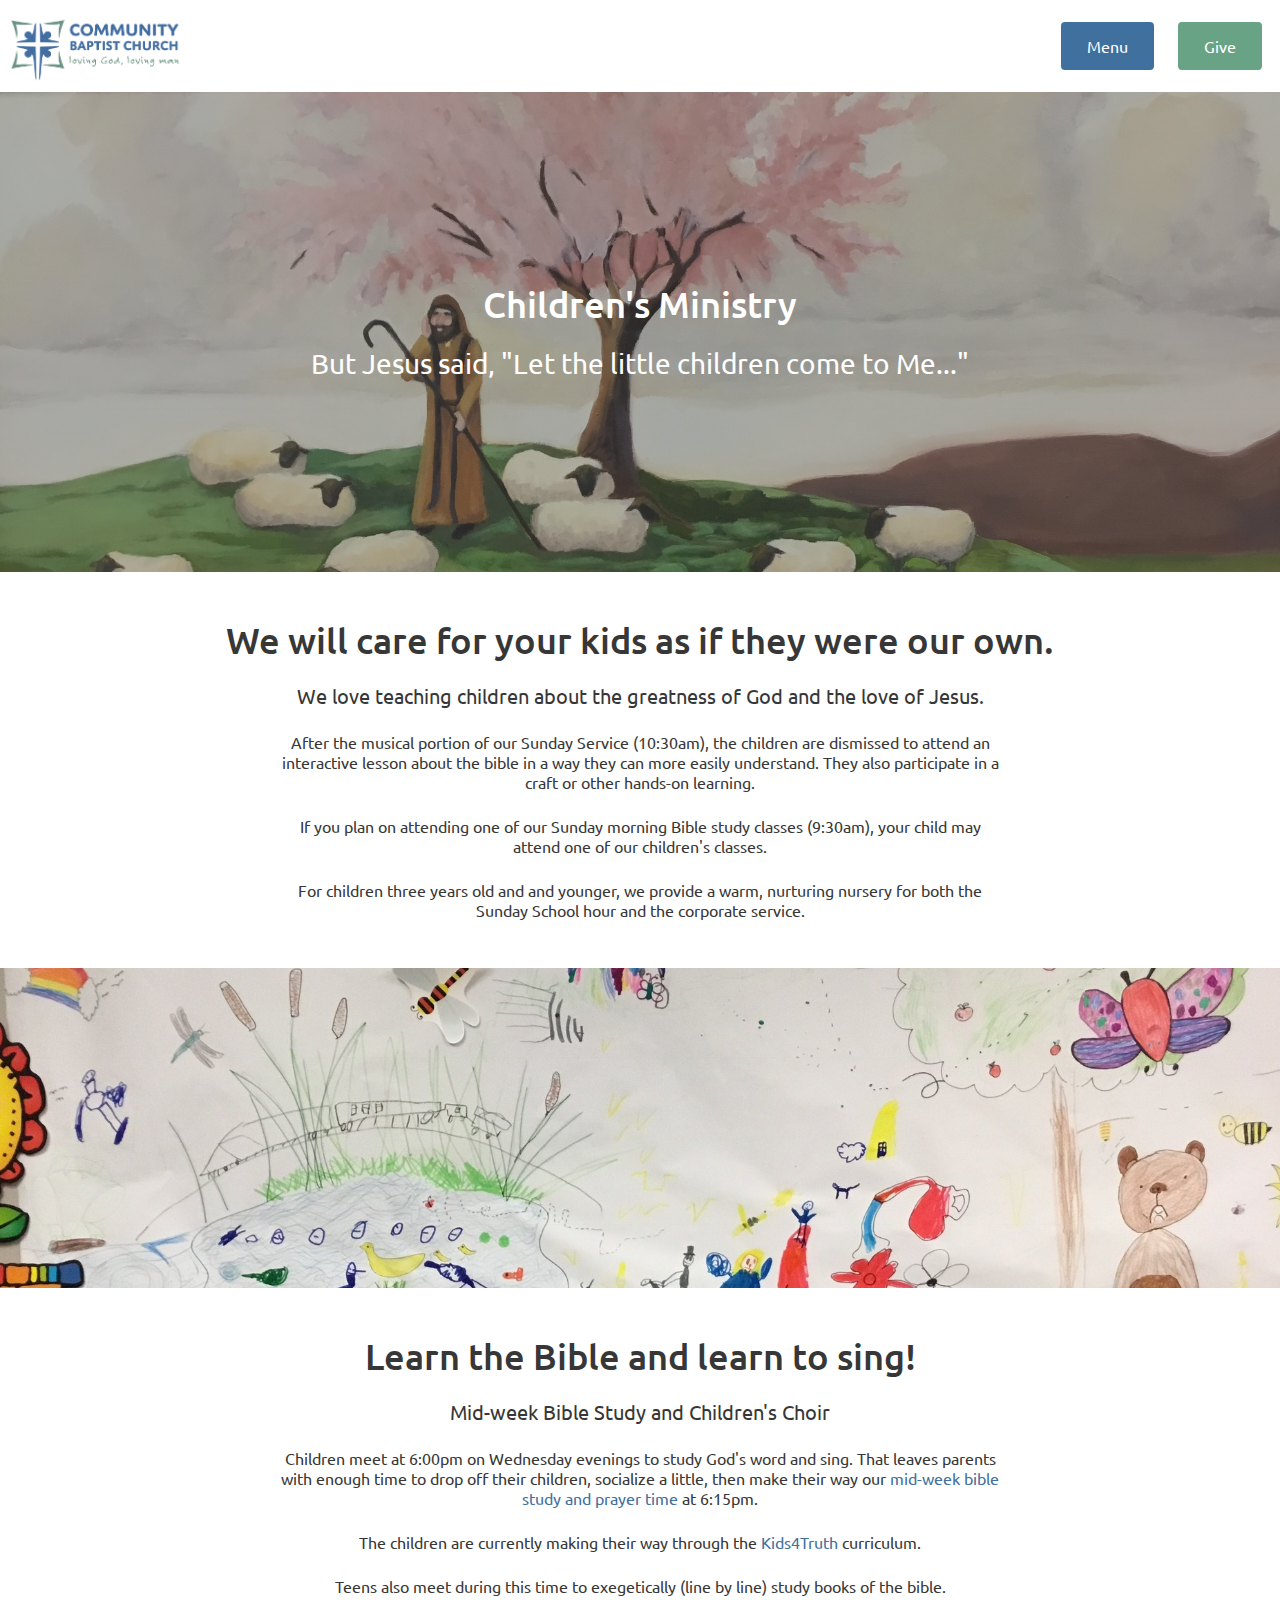
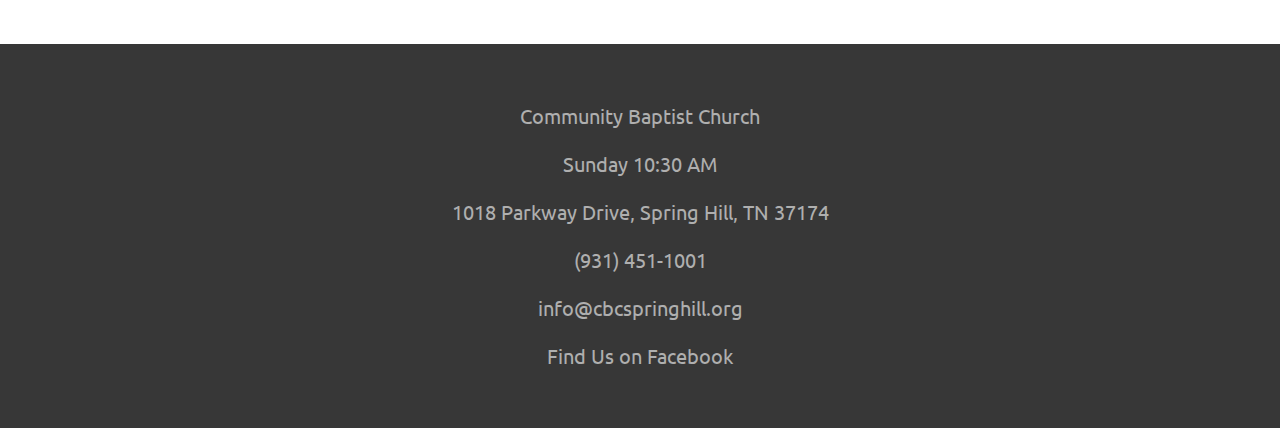
<file: kids/index.html>
<!doctype html>
<html>
  <head>
    <!-- Global site tag (gtag.js) - Google Analytics -->
<script async src="https://www.googletagmanager.com/gtag/js?id=UA-127800870-1"></script>
<script>
  window.dataLayer = window.dataLayer || [];
  function gtag(){dataLayer.push(arguments);}
  gtag('js', new Date());

  gtag('config', 'UA-127800870-1');
</script>

    <meta charset="utf-8">
    <meta name="viewport"
          content="width=device-width, initial-scale=1, shrink-to-fit=no">

    <link rel="icon" href="images/favicon.ico">
    <meta property="og:type" content="website" />
<meta property="og:title" content="Community Baptist Church" />
<meta property="og:url" content="http://www.cbcspringhill.org/" />
<meta property="og:description" content="Loving God; Loving Man" />
<meta property="og:image" content="/images/info_banner.jpg" />

    <title>CBC Spring Hill</title>

    <link href="https://fonts.googleapis.com/css?family=Ubuntu:400,500" rel="stylesheet">
    <link href="/stylesheets/site.css" rel="stylesheet" />
    
  </head>
  <body>
    <div class='Nav'>
  <div class='Nav-x' data-toggle-menu>
    
        <div class='icon icon--ei-close-o icon--m '>
          <svg class='icon__cnt'><use xlink:href='#ei-close-o-icon'/></svg>
        </div>
      
  </div>

  <div class='Nav-container'>

<a href="/" class="Nav-item Nav-button">          Home
</a><a href="/beliefs" class="Nav-item Nav-button">          Beliefs
</a><a href="/kids" class="Nav-item Nav-button">          For Kids
</a><a href="/events" class="Nav-item Nav-button">          Events
</a><a href="https://www.easytithe.com/dl/?uid=Comm1018487" class="Nav-item Nav-button">          Give
</a>  </div>
</div>

    <div class='Header'>  
  <div class='Header-home'>
<a href="/">      <img src="/images/cbc_logo_m.jpg" alt="Community Baptist Church" title="Community Baptist Church" class="Header-logo--mobile" />
      
      <img src="/images/cbc_logo_color.png" alt="Community Baptist Church" title="Community Baptist Church" class="Header-logo" />
</a>  </div>

  <div class='Header-buttonContainer'>
    <div class='Button Header-button' data-toggle-menu>
      Menu
    </div>

<a href="https://www.easytithe.com/dl/?uid=Comm1018487" class="Header-button Button Header-give">      Give
</a>  </div>
</div>

    <main>
      <div class='Hero kids-Hero'>
  <div class='Hero-title'>
    Children's Ministry
  </div>

  <div class='Hero-body'>
    But Jesus said, "Let the little children come to Me..."
  </div>
</div>
<div class='Kids'>
  <div class='Kids-title'>
    We will care for your kids as if they were our own.
  </div>

  <div class='Kids-body'>
    We love teaching children about the greatness of God and the love of Jesus.
  </div>

  <div class='Kids-details'>
      <div class='Kids-detail'>
        After the musical portion of our Sunday Service (10:30am), the children are dismissed to attend an interactive lesson about the bible in a way they can more easily understand. They also participate in a craft or other hands-on learning.
      </div>
      <div class='Kids-detail'>
        If you plan on attending one of our Sunday morning Bible study classes (9:30am), your child may attend one of our children's classes.
      </div>
      <div class='Kids-detail'>
        For children three years old and and younger, we provide a warm, nurturing nursery for both the Sunday School hour and the corporate service.
      </div>
  </div>
</div>
<div class='Midweek' id='midweek'>
  <div class='Midweek-title'>
    Learn the Bible and learn to sing!
  </div>

  <div class='Midweek-body'>
    Mid-week Bible Study and Children's Choir
  </div>

  <div class='Midweek-details'>
      <div class='Midweek-detail'>
        Children meet at 6:00pm on Wednesday evenings to study God's word and sing. That leaves parents with enough time to drop off their children, socialize a little, then make their way our <a class='inline-link' href='/ministries#midweek'>mid-week bible study and prayer time</a> at 6:15pm.
      </div>
      <div class='Midweek-detail'>
        The children are currently making their way through the <a class='inline-link' href='https://learnabout.kids4truth.com'>Kids4Truth</a> curriculum.
      </div>
      <div class='Midweek-detail'>
        Teens also meet during this time to exegetically (line by line) study books of the bible.
      </div>
  </div>
</div>
    </main>

    <footer class='Footer'>
  <div class='Footer-container'>
    <div class='Footer-row'>
      Community Baptist Church
    </div>

    <div class='Footer-row'>
      Sunday 10:30 AM
    </div>

    <div class='Footer-row'>
      <a href="https://www.google.com/maps/dir/''/Community+Baptist+Church,+1018+Parkway+Dr,+Spring+Hill,+TN+37174" class="inline-link inline-link--light">1018 Parkway Drive, <span class='no-wrap'>Spring Hill, TN 37174</span></a>
    </div>

    <div class='Footer-row'>
      <a href="tel:9314511001" class="inline-link inline-link--light inline-link--mobile-only">(931) 451-1001</a>
    </div>

    <div class='Footer-row'>
      <a href="mailto:info@cbcspringhill.org" class="inline-link inline-link--light inline-link--mobile-only">info@cbcspringhill.org</a>
    </div>

    <div class='Footer-row'>
      <a href="https://www.facebook.com/Community-Baptist-Church-292995950711670/" class="inline-link inline-link--light">Find Us on Facebook</a>
    </div>
  </div>
</footer>

    <script src="/javascripts/site.js"></script>
    
    <svg xmlns="http://www.w3.org/2000/svg" xmlns:xlink="http://www.w3.org/1999/xlink" id="ei-sprite" style="display:none"><symbol id='ei-sc-youtube-icon' viewBox='0 0 50 50'><path d="M39.7 18.6s-.3-2.1-1.2-3c-1.1-1.2-2.4-1.2-3-1.3C31.3 14 25 14 25 14s-6.3 0-10.5.3c-.6.1-1.9.1-3 1.3-.9.9-1.2 3-1.2 3S10 21 10 23.4v2.2c0 2.4.3 4.9.3 4.9s.3 2.1 1.2 3c1.1 1.2 2.6 1.2 3.3 1.3 2.4.1 10.2.2 10.2.2s6.3 0 10.5-.3c.6-.1 1.9-.1 3-1.3.9-.9 1.2-3 1.2-3s.3-2.4.3-4.8v-2.2c0-2.4-.3-4.8-.3-4.8zm-17.8 9.8V20l8.1 4.2-8.1 4.2z"></path></symbol><symbol id='ei-camera-icon' viewBox='0 0 50 50'><path d="M39 38H11c-1.7 0-3-1.3-3-3V17c0-1.7 1.3-3 3-3h6c.2 0 .5-.2.6-.3l1.1-2.2c.4-.8 1.4-1.4 2.3-1.4h8c.9 0 1.9.6 2.3 1.4l1.1 2.2c.1.2.4.3.6.3h6c1.7 0 3 1.3 3 3v18c0 1.7-1.3 3-3 3zM11 16c-.6 0-1 .4-1 1v18c0 .6.4 1 1 1h28c.6 0 1-.4 1-1V17c0-.6-.4-1-1-1h-6c-.9 0-1.9-.6-2.3-1.4l-1.1-2.2c-.1-.2-.4-.4-.6-.4h-8c-.2 0-.5.2-.6.3l-1.1 2.2c-.4.9-1.4 1.5-2.3 1.5h-6z"></path><path d="M25 34c-5 0-9-4-9-9s4-9 9-9 9 4 9 9-4 9-9 9zm0-16c-3.9 0-7 3.1-7 7s3.1 7 7 7 7-3.1 7-7-3.1-7-7-7z"></path><circle cx="35" cy="18" r="1"></circle><path d="M12 12h4v1h-4z"></path><path d="M25 21v-1c-2.8 0-5 2.2-5 5h1c0-2.2 1.8-4 4-4z"></path></symbol><symbol id='ei-sc-skype-icon' viewBox='0 0 50 50'><path d="M38 27.3c.1-.8.2-1.6.2-2.4 0-1.8-.3-3.5-1-5.1-.7-1.6-1.6-3-2.8-4.2-1.2-1.2-2.6-2.2-4.2-2.8-1.6-.7-3.4-1-5.1-1-.8 0-1.7.1-2.5.2-1.1-.6-2.4-.9-3.7-.9-2.1 0-4.1.8-5.5 2.3-1.5 1.5-2.3 3.4-2.3 5.5 0 1.3.3 2.6 1 3.8-.1.7-.2 1.5-.2 2.3 0 1.8.3 3.5 1 5.1.7 1.6 1.6 3 2.8 4.2 1.2 1.2 2.6 2.2 4.2 2.8 1.6.7 3.4 1 5.1 1 .8 0 1.6-.1 2.3-.2 1.2.7 2.5 1 3.9 1 2.1 0 4.1-.8 5.5-2.3 1.5-1.5 2.3-3.4 2.3-5.5 0-1.3-.3-2.6-1-3.8zM25.1 33c-4.7 0-6.8-2.3-6.8-4 0-.9.7-1.5 1.6-1.5 2 0 1.5 2.9 5.2 2.9 1.9 0 3-1 3-2.1 0-.6-.3-1.4-1.6-1.7l-4.2-1c-3.4-.8-4-2.7-4-4.4 0-3.6 3.3-4.9 6.5-4.9 2.9 0 6.3 1.6 6.3 3.7 0 .9-.8 1.4-1.7 1.4-1.7 0-1.4-2.4-4.9-2.4-1.7 0-2.7.8-2.7 1.9 0 1.1 1.4 1.5 2.5 1.7l3.1.7c3.4.8 4.2 2.7 4.2 4.6.1 2.9-2.1 5.1-6.5 5.1z"></path></symbol><symbol id='ei-sc-odnoklassniki-icon' viewBox='0 0 50 50'><path d="M25 26c-4.4 0-8-3.6-8-8s3.6-8 8-8 8 3.6 8 8-3.6 8-8 8zm0-12.2c-2.3 0-4.2 1.9-4.2 4.2s1.9 4.2 4.2 4.2 4.2-1.9 4.2-4.2-1.9-4.2-4.2-4.2z"></path><path d="M33.6 26.8c-.7-.9-1.9-1-2.8-.4 0 0-2.2 1.6-5.8 1.6-3.6 0-5.8-1.6-5.8-1.6-.9-.7-2.1-.5-2.8.4-.7.9-.5 2.1.4 2.8.1.1 2.2 1.7 5.7 2.2l-5.3 5.4c-.8.8-.8 2.1 0 2.8.4.4.9.6 1.4.6.5 0 1-.2 1.4-.6l5-5.1 5 5.1c.4.4.9.6 1.4.6.5 0 1-.2 1.4-.6.8-.8.8-2 0-2.8l-5.3-5.4c3.5-.6 5.6-2.2 5.7-2.2.9-.7 1.1-2 .4-2.8z"></path></symbol><symbol id='ei-navicon-icon' viewBox='0 0 50 50'><path d="M10 12h30v4H10z"></path><path d="M10 22h30v4H10z"></path><path d="M10 32h30v4H10z"></path></symbol><symbol id='ei-redo-icon' viewBox='0 0 50 50'><path d="M25 38c-7.2 0-13-5.8-13-13s5.8-13 13-13c5.4 0 10.1 3.4 11.9 8.7l-1.9.7c-1.5-4.6-5.4-7.4-10-7.4-6.1 0-11 4.9-11 11s4.9 11 11 11c4.3 0 8.2-2.5 10-6.4l1.8.8C34.7 35 30.1 38 25 38z"></path><path d="M38 22h-8v-2h6v-6h2z"></path></symbol><symbol id='ei-chevron-down-icon' viewBox='0 0 50 50'><path d="M25 32.4l-9.7-9.7 1.4-1.4 8.3 8.3 8.3-8.3 1.4 1.4z"></path></symbol><symbol id='ei-play-icon' viewBox='0 0 50 50'><path d="M25 42c-9.4 0-17-7.6-17-17S15.6 8 25 8s17 7.6 17 17-7.6 17-17 17zm0-32c-8.3 0-15 6.7-15 15s6.7 15 15 15 15-6.7 15-15-6.7-15-15-15z"></path><path d="M20 33.7V16.3L35 25l-15 8.7zm2-14v10.5l9-5.3-9-5.2z"></path></symbol><symbol id='ei-pointer-icon' viewBox='0 0 50 50'><path d="M33 38H21c-.6 0-1-.4-1-1 0-1.5-.7-2.4-1.8-3.8-.6-.7-1.3-1.6-2-2.7-1.9-3-3.6-6.6-4-7.9-.4-1.3-.1-2.2.3-2.7.4-.6 1.2-.9 2.1-.9 1.2 0 2.4 1 3.5 2.3V11c0-1.7 1.3-3 3-3s3 1.3 3 3v4.2c.3-.1.6-.2 1-.2 1.1 0 2 .6 2.5 1.4.4-.3.9-.4 1.4-.4 1.4 0 2.5.9 2.9 2.2.3-.1.7-.2 1.1-.2 1.7 0 3 1.3 3 3v3c0 2.6-.5 4.7-1 6.7s-1 3.9-1 6.3c0 .6-.4 1-1 1zm-11.1-2H32c.1-2.2.6-4 1-5.8.5-2 1-3.9 1-6.2v-3c0-.6-.4-1-1-1s-1 .4-1 1v1c0 .6-.4 1-1 1s-1-.4-1-1v-3c0-.6-.4-1-1-1s-1 .4-1 1v2c0 .6-.4 1-1 1s-1-.4-1-1v-3c0-.6-.4-1-1-1s-1 .4-1 1v2c0 .6-.4 1-1 1s-1-.4-1-1v-9c0-.6-.4-1-1-1s-1 .4-1 1v15c0 .6-.4 1-1 1s-1-.4-1-1v-.8c-.9-2.3-2.8-4.2-3.5-4.2-.2 0-.4 0-.5.1-.1.1-.1.4 0 .9.3 1.1 1.8 4.3 3.8 7.5.6 1 1.2 1.7 1.8 2.5 1.1 1.2 2.1 2.3 2.3 4z"></path></symbol><symbol id='ei-sc-telegram-icon' viewBox='0 0 50 50'><path d="M37.1 13L9.4 24c-.9.3-.8 1.6.1 1.9l7 2.2 2.8 8.8c.2.7 1.1.9 1.6.4l4.1-3.8 7.8 5.7c.6.4 1.4.1 1.6-.6l5.4-23.2c.3-1.7-1.2-3-2.7-2.4zM20.9 29.8L20 35l-2-7.2L37.5 15 20.9 29.8z"></path></symbol><symbol id='ei-spinner-3-icon' viewBox='0 0 50 50'><path d="M41.9 23.9c-.3-6.1-4-11.8-9.5-14.4-6-2.7-13.3-1.6-18.3 2.6-4.8 4-7 10.5-5.6 16.6 1.3 6 6 10.9 11.9 12.5 7.1 2 13.6-1.4 17.6-7.2-3.6 4.8-9.1 8-15.2 6.9-6.1-1.1-11.1-5.7-12.5-11.7-1.5-6.4 1.5-13.1 7.2-16.4 5.9-3.4 14.2-2.1 18.1 3.7 1 1.4 1.7 3.1 2 4.8.3 1.4.2 2.9.4 4.3.2 1.3 1.3 3 2.8 2.1 1.3-.8 1.2-2.5 1.1-3.8 0-.4.1.7 0 0z"></path></symbol><symbol id='ei-star-icon' viewBox='0 0 50 50'><path d="M15.2 40.6c-.2 0-.4-.1-.6-.2-.4-.3-.5-.7-.4-1.1l3.9-12-10.2-7.5c-.4-.3-.5-.7-.4-1.1s.5-.7 1-.7h12.7L25 5.9c.1-.4.5-.7 1-.7s.8.3 1 .7L30.9 18h12.7c.4 0 .8.2 1 .6s0 .9-.4 1.1L34 27.1l3.9 12c.1.4 0 .9-.4 1.1s-.8.3-1.2 0L26 33l-10.2 7.4c-.2.1-.4.2-.6.2zM26 30.7c.2 0 .4.1.6.2l8.3 6.1-3.2-9.8c-.1-.4 0-.9.4-1.1l8.3-6.1H30.1c-.4 0-.8-.3-1-.7L26 9.5l-3.2 9.8c-.1.4-.5.7-1 .7H11.5l8.3 6.1c.4.3.5.7.4 1.1L17.1 37l8.3-6.1c.2-.1.4-.2.6-.2z"></path></symbol><symbol id='ei-unlock-icon' viewBox='0 0 50 50'><path d="M18 23h-2v-4c0-5 4-9 9-9 4.5 0 8.4 3.4 8.9 7.9l-2 .2c-.4-3.5-3.4-6.1-6.9-6.1-3.9 0-7 3.1-7 7v4z"></path><path d="M33 40H17c-1.7 0-3-1.3-3-3V25c0-1.7 1.3-3 3-3h16c1.7 0 3 1.3 3 3v12c0 1.7-1.3 3-3 3zM17 24c-.6 0-1 .4-1 1v12c0 .6.4 1 1 1h16c.6 0 1-.4 1-1V25c0-.6-.4-1-1-1H17z"></path><circle cx="25" cy="28" r="2"></circle><path d="M25.5 28h-1l-1 6h3z"></path></symbol><symbol id='ei-pencil-icon' viewBox='0 0 50 50'><path d="M9.6 40.4l2.5-9.9L27 15.6l7.4 7.4-14.9 14.9-9.9 2.5zm4.3-8.9l-1.5 6.1 6.1-1.5L31.6 23 27 18.4 13.9 31.5z"></path><path d="M17.8 37.3c-.6-2.5-2.6-4.5-5.1-5.1l.5-1.9c3.2.8 5.7 3.3 6.5 6.5l-1.9.5z"></path><path d="M29.298 19.287l1.414 1.414-13.01 13.02-1.414-1.41z"></path><path d="M11 39l2.9-.7c-.3-1.1-1.1-1.9-2.2-2.2L11 39z"></path><path d="M35 22.4L27.6 15l3-3 .5.1c3.6.5 6.4 3.3 6.9 6.9l.1.5-3.1 2.9zM30.4 15l4.6 4.6.9-.9c-.5-2.3-2.3-4.1-4.6-4.6l-.9.9z"></path></symbol><symbol id='ei-sc-instagram-icon' viewBox='0 0 50 50'><path d="M25 12c-3.53 0-3.973.015-5.36.078-1.384.063-2.329.283-3.156.604a6.372 6.372 0 0 0-2.302 1.5 6.372 6.372 0 0 0-1.5 2.303c-.321.826-.54 1.771-.604 3.155C12.015 21.027 12 21.47 12 25c0 3.53.015 3.973.078 5.36.063 1.384.283 2.329.604 3.155.333.855.777 1.58 1.5 2.303a6.372 6.372 0 0 0 2.302 1.5c.827.32 1.772.54 3.156.604 1.387.063 1.83.078 5.36.078 3.53 0 3.973-.015 5.36-.078 1.384-.063 2.329-.283 3.155-.604a6.371 6.371 0 0 0 2.303-1.5 6.372 6.372 0 0 0 1.5-2.303c.32-.826.54-1.771.604-3.155.063-1.387.078-1.83.078-5.36 0-3.53-.015-3.973-.078-5.36-.063-1.384-.283-2.329-.605-3.155a6.372 6.372 0 0 0-1.499-2.303 6.371 6.371 0 0 0-2.303-1.5c-.826-.32-1.771-.54-3.155-.604C28.973 12.015 28.53 12 25 12m0 2.342c3.471 0 3.882.014 5.253.076 1.267.058 1.956.27 2.414.448.607.236 1.04.517 1.495.972.455.455.736.888.972 1.495.178.458.39 1.146.448 2.414.062 1.37.076 1.782.076 5.253s-.014 3.882-.076 5.253c-.058 1.268-.27 1.956-.448 2.414a4.028 4.028 0 0 1-.972 1.495 4.027 4.027 0 0 1-1.495.972c-.458.178-1.147.39-2.414.448-1.37.062-1.782.076-5.253.076s-3.883-.014-5.253-.076c-1.268-.058-1.956-.27-2.414-.448a4.027 4.027 0 0 1-1.495-.972 4.03 4.03 0 0 1-.972-1.495c-.178-.458-.39-1.146-.448-2.414-.062-1.37-.076-1.782-.076-5.253s.014-3.882.076-5.253c.058-1.268.27-1.956.448-2.414.236-.607.517-1.04.972-1.495a4.028 4.028 0 0 1 1.495-.972c.458-.178 1.146-.39 2.414-.448 1.37-.062 1.782-.076 5.253-.076"></path><path d="M25 18a7 7 0 1 0 0 14 7 7 0 0 0 0-14m0 11.5a4.5 4.5 0 1 1 0-9 4.5 4.5 0 0 1 0 9m8.7-11.4a1.6 1.6 0 1 1-3.2 0 1.6 1.6 0 0 1 3.2 0"></path></symbol><symbol id='ei-spinner-2-icon' viewBox='0 0 50 50'><circle cx="25" cy="10" r="2"></circle><circle opacity=".3" cx="25" cy="40" r="2"></circle><circle opacity=".3" cx="32.5" cy="12" r="2"></circle><circle opacity=".3" cx="17.5" cy="38" r="2"></circle><circle opacity=".93" cx="17.5" cy="12" r="2"></circle><circle opacity=".3" cx="32.5" cy="38" r="2"></circle><circle opacity=".65" cx="10" cy="25" r="2"></circle><circle opacity=".3" cx="40" cy="25" r="2"></circle><circle opacity=".86" cx="12" cy="17.5" r="2"></circle><circle opacity=".3" cx="38" cy="32.5" r="2"></circle><circle opacity=".44" cx="12" cy="32.5" r="2"></circle><circle opacity=".3" cx="38" cy="17.5" r="2"></circle></symbol><symbol id='ei-paperclip-icon' viewBox='0 0 50 50'><path d="M13.8 39.6c-1.5 0-3.1-.6-4.2-1.8-2.3-2.3-2.3-6.1 0-8.5l17-17c3.1-3.1 8.2-3.1 11.3 0 3.1 3.1 3.1 8.2 0 11.3L25.1 36.4 23.7 35l12.7-12.7c2.3-2.3 2.3-6.1 0-8.5-2.3-2.3-6.1-2.3-8.5 0l-17 17c-.8.8-1.2 1.8-1.2 2.8 0 1.1.4 2.1 1.2 2.8 1.6 1.6 4.1 1.6 5.7 0l12.7-12.7c.8-.8.8-2 0-2.8-.8-.8-2-.8-2.8 0L18 29.3l-1.4-1.4 8.5-8.5c1.6-1.6 4.1-1.6 5.7 0 1.6 1.6 1.6 4.1 0 5.7L18 37.8c-1.1 1.2-2.7 1.8-4.2 1.8z"></path></symbol><symbol id='ei-tag-icon' viewBox='0 0 50 50'><path d="M22 40.1c-.9 0-1.7-.3-2.3-.9l-8.9-8.9c-1.2-1.2-1.2-3.3 0-4.5l11.9-11.9c1-1 3-1.8 4.5-1.8h7.6c1.8 0 3.2 1.4 3.2 3.2v7.6c0 1.5-.8 3.4-1.8 4.5L24.3 39.2c-.6.6-1.4.9-2.3.9zM27.2 14c-1 0-2.4.6-3 1.3L12.3 27.2c-.5.5-.5 1.2 0 1.7l8.9 8.9c.5.4 1.2.4 1.7 0l11.9-11.9c.7-.7 1.3-2.1 1.3-3v-7.6c0-.7-.5-1.2-1.2-1.2h-7.7z"></path><path d="M30 24c-2.2 0-4-1.8-4-4s1.8-4 4-4 4 1.8 4 4-1.8 4-4 4zm0-6c-1.1 0-2 .9-2 2s.9 2 2 2 2-.9 2-2-.9-2-2-2z"></path></symbol><symbol id='ei-chart-icon' viewBox='0 0 50 50'><path d="M18 36h-2V26h-4v10h-2V24h8z"></path><path d="M28 36h-2V20h-4v16h-2V18h8z"></path><path d="M38 36h-2V14h-4v22h-2V12h8z"></path><path d="M8 36h32v2H8z"></path></symbol><symbol id='ei-credit-card-icon' viewBox='0 0 50 50'><path d="M39 38H11c-1.7 0-3-1.3-3-3V15c0-1.7 1.3-3 3-3h28c1.7 0 3 1.3 3 3v20c0 1.7-1.3 3-3 3zM11 14c-.6 0-1 .4-1 1v20c0 .6.4 1 1 1h28c.6 0 1-.4 1-1V15c0-.6-.4-1-1-1H11z"></path><path d="M9 16h32v6H9z"></path><path d="M12 26h1v2h-1z"></path><path d="M14 26h1v2h-1z"></path><path d="M16 26h1v2h-1z"></path><path d="M19 26h1v2h-1z"></path><path d="M21 26h1v2h-1z"></path><path d="M23 26h1v2h-1z"></path><path d="M26 26h1v2h-1z"></path><path d="M28 26h1v2h-1z"></path><path d="M30 26h1v2h-1z"></path><path d="M33 26h1v2h-1z"></path><path d="M35 26h1v2h-1z"></path><path d="M37 26h1v2h-1z"></path></symbol><symbol id='ei-sc-tumblr-icon' viewBox='0 0 50 50'><path d="M30.9 32.4c-.5.2-1.5.5-2.3.5-2.2.1-2.7-1.6-2.7-2.8v-8.7h5.6v-4.2H26V10h-4.1c-.1 0-.2.1-.2.2-.2 2.2-1.3 6-5.5 7.5v3.6H19v9.1c0 3.1 2.3 7.6 8.4 7.5 2.1 0 4.3-.9 4.8-1.6l-1.3-3.9z"></path></symbol><symbol id='ei-sc-soundcloud-icon' viewBox='0 0 50 50'><path d="M40 24h-.2c-.9-4.6-5-8-9.8-8-3.1 0-5.9 1.4-7.7 3.7-.2.3-.3.6-.3 1.2l-.4 9.1.4 5.5c0 .3.3.5.5.5H40c3.3 0 6-2.7 6-6s-2.7-6-6-6z"></path><path d="M18.9 20c-.3 0-.5.2-.5.5l-.8 9v1l.8 5c0 .3.3.5.6.5h.2c.3 0 .5-.2.6-.5l.8-5c0-.3.1-.7 0-1l-.8-9c0-.3-.3-.5-.5-.5h-.4z"></path><path d="M14.9 21c-.3 0-.5.2-.5.5l-.8 8v1l.8 5c0 .3.3.5.6.5h.2c.3 0 .5-.2.6-.5l.8-5c0-.3.1-.7 0-1l-.8-8c0-.3-.3-.5-.5-.5h-.4z"></path><path d="M11 24c-.3 0-.5.2-.6.5l-.8 5v1l.8 5c0 .3.3.5.6.5s.5-.2.6-.5l.8-5v-1l-.8-5c-.1-.3-.3-.5-.6-.5z"></path><path d="M7 23c-.3 0-.5.2-.6.5l-.9 6v1l.8 5c.2.3.4.5.7.5.3 0 .5-.2.6-.5l.8-5c0-.3.1-.7 0-1l-.9-6c0-.3-.2-.5-.5-.5z"></path><path d="M3.3 26c-.3 0-.5.2-.6.5l-.6 3c-.1.3-.1.7 0 1l.6 4c.1.3.3.5.6.5s.5-.2.6-.5l.6-4v-1l-.6-3c-.1-.3-.3-.5-.6-.5z"></path></symbol><symbol id='ei-chevron-up-icon' viewBox='0 0 50 50'><path d="M33.3 28.7L25 20.4l-8.3 8.3-1.4-1.4 9.7-9.7 9.7 9.7z"></path></symbol><symbol id='ei-arrow-up-icon' viewBox='0 0 50 50'><path d="M25 42c-9.4 0-17-7.6-17-17S15.6 8 25 8s17 7.6 17 17-7.6 17-17 17zm0-32c-8.3 0-15 6.7-15 15s6.7 15 15 15 15-6.7 15-15-6.7-15-15-15z"></path><path d="M33.3 26.7L25 18.4l-8.3 8.3-1.4-1.4 9.7-9.7 9.7 9.7z"></path><path d="M24 17h2v17h-2z"></path></symbol><symbol id='ei-calendar-icon' viewBox='0 0 50 50'><path d="M37 38H13c-1.7 0-3-1.3-3-3V13c0-1.7 1.1-3 2.5-3H14v2h-1.5c-.2 0-.5.4-.5 1v22c0 .6.4 1 1 1h24c.6 0 1-.4 1-1V13c0-.6-.3-1-.5-1H36v-2h1.5c1.4 0 2.5 1.3 2.5 3v22c0 1.7-1.3 3-3 3z"></path><path d="M17 14c-.6 0-1-.4-1-1V9c0-.6.4-1 1-1s1 .4 1 1v4c0 .6-.4 1-1 1z"></path><path d="M33 14c-.6 0-1-.4-1-1V9c0-.6.4-1 1-1s1 .4 1 1v4c0 .6-.4 1-1 1z"></path><path d="M20 10h10v2H20z"></path><path d="M12 16h26v2H12z"></path><path d="M34 20h2v2h-2z"></path><path d="M30 20h2v2h-2z"></path><path d="M26 20h2v2h-2z"></path><path d="M22 20h2v2h-2z"></path><path d="M18 20h2v2h-2z"></path><path d="M34 24h2v2h-2z"></path><path d="M30 24h2v2h-2z"></path><path d="M26 24h2v2h-2z"></path><path d="M22 24h2v2h-2z"></path><path d="M18 24h2v2h-2z"></path><path d="M14 24h2v2h-2z"></path><path d="M34 28h2v2h-2z"></path><path d="M30 28h2v2h-2z"></path><path d="M26 28h2v2h-2z"></path><path d="M22 28h2v2h-2z"></path><path d="M18 28h2v2h-2z"></path><path d="M14 28h2v2h-2z"></path><path d="M30 32h2v2h-2z"></path><path d="M26 32h2v2h-2z"></path><path d="M22 32h2v2h-2z"></path><path d="M18 32h2v2h-2z"></path><path d="M14 32h2v2h-2z"></path></symbol><symbol id='ei-location-icon' viewBox='0 0 50 50'><path d="M25 42.5l-.8-.9C23.7 41.1 12 27.3 12 19c0-7.2 5.8-13 13-13s13 5.8 13 13c0 8.3-11.7 22.1-12.2 22.7l-.8.8zM25 8c-6.1 0-11 4.9-11 11 0 6.4 8.4 17.2 11 20.4 2.6-3.2 11-14 11-20.4 0-6.1-4.9-11-11-11z"></path><path d="M25 24c-2.8 0-5-2.2-5-5s2.2-5 5-5 5 2.2 5 5-2.2 5-5 5zm0-8c-1.7 0-3 1.3-3 3s1.3 3 3 3 3-1.3 3-3-1.3-3-3-3z"></path></symbol><symbol id='ei-archive-icon' viewBox='0 0 50 50'><path d="M42 20h-2v-5c0-.6-.4-1-1-1H11c-.6 0-1 .4-1 1v5H8v-5c0-1.7 1.3-3 3-3h28c1.7 0 3 1.3 3 3v5z"></path><path d="M37 40H13c-1.7 0-3-1.3-3-3V20h2v17c0 .6.4 1 1 1h24c.6 0 1-.4 1-1V20h2v17c0 1.7-1.3 3-3 3z"></path><path d="M29 26h-8c-.6 0-1-.4-1-1s.4-1 1-1h8c.6 0 1 .4 1 1s-.4 1-1 1z"></path><path d="M8 18h34v2H8z"></path></symbol><symbol id='ei-undo-icon' viewBox='0 0 50 50'><path d="M25 38c-5.1 0-9.7-3-11.8-7.6l1.8-.8c1.8 3.9 5.7 6.4 10 6.4 6.1 0 11-4.9 11-11s-4.9-11-11-11c-4.6 0-8.5 2.8-10.1 7.3l-1.9-.7c1.9-5.2 6.6-8.6 12-8.6 7.2 0 13 5.8 13 13s-5.8 13-13 13z"></path><path d="M20 22h-8v-8h2v6h6z"></path></symbol><symbol id='ei-check-icon' viewBox='0 0 50 50'><path d="M25 42c-9.4 0-17-7.6-17-17S15.6 8 25 8s17 7.6 17 17-7.6 17-17 17zm0-32c-8.3 0-15 6.7-15 15s6.7 15 15 15 15-6.7 15-15-6.7-15-15-15z"></path><path d="M23 32.4l-8.7-8.7 1.4-1.4 7.3 7.3 11.3-11.3 1.4 1.4z"></path></symbol><symbol id='ei-sc-github-icon' viewBox='0 0 50 50'><path fill-rule="evenodd" clip-rule="evenodd" d="M25 10c-8.3 0-15 6.7-15 15 0 6.6 4.3 12.2 10.3 14.2.8.1 1-.3 1-.7v-2.6c-4.2.9-5.1-2-5.1-2-.7-1.7-1.7-2.2-1.7-2.2-1.4-.9.1-.9.1-.9 1.5.1 2.3 1.5 2.3 1.5 1.3 2.3 3.5 1.6 4.4 1.2.1-1 .5-1.6 1-2-3.3-.4-6.8-1.7-6.8-7.4 0-1.6.6-3 1.5-4-.2-.4-.7-1.9.1-4 0 0 1.3-.4 4.1 1.5 1.2-.3 2.5-.5 3.8-.5 1.3 0 2.6.2 3.8.5 2.9-1.9 4.1-1.5 4.1-1.5.8 2.1.3 3.6.1 4 1 1 1.5 2.4 1.5 4 0 5.8-3.5 7-6.8 7.4.5.5 1 1.4 1 2.8v4.1c0 .4.3.9 1 .7 6-2 10.2-7.6 10.2-14.2C40 16.7 33.3 10 25 10z"></path></symbol><symbol id='ei-sc-twitter-icon' viewBox='0 0 50 50'><path d="M39.2 16.8c-1.1.5-2.2.8-3.5 1 1.2-.8 2.2-1.9 2.7-3.3-1.2.7-2.5 1.2-3.8 1.5-1.1-1.2-2.7-1.9-4.4-1.9-3.3 0-6.1 2.7-6.1 6.1 0 .5.1.9.2 1.4-5-.2-9.5-2.7-12.5-6.3-.5.7-.8 1.7-.8 2.8 0 2.1 1.1 4 2.7 5-1 0-1.9-.3-2.7-.8v.1c0 2.9 2.1 5.4 4.9 5.9-.5.1-1 .2-1.6.2-.4 0-.8 0-1.1-.1.8 2.4 3 4.2 5.7 4.2-2.1 1.6-4.7 2.6-7.5 2.6-.5 0-1 0-1.4-.1 2.4 1.9 5.6 2.9 9 2.9 11.1 0 17.2-9.2 17.2-17.2V20c1.2-.9 2.2-1.9 3-3.2z"></path></symbol><symbol id='ei-arrow-down-icon' viewBox='0 0 50 50'><path d="M25 42c-9.4 0-17-7.6-17-17S15.6 8 25 8s17 7.6 17 17-7.6 17-17 17zm0-32c-8.3 0-15 6.7-15 15s6.7 15 15 15 15-6.7 15-15-6.7-15-15-15z"></path><path d="M25 34.4l-9.7-9.7 1.4-1.4 8.3 8.3 8.3-8.3 1.4 1.4z"></path><path d="M24 16h2v17h-2z"></path></symbol><symbol id='ei-exclamation-icon' viewBox='0 0 50 50'><path d="M25 42c-9.4 0-17-7.6-17-17S15.6 8 25 8s17 7.6 17 17-7.6 17-17 17zm0-32c-8.3 0-15 6.7-15 15s6.7 15 15 15 15-6.7 15-15-6.7-15-15-15z"></path><path d="M24 32h2v2h-2z"></path><path d="M25.6 30h-1.2l-.4-8v-6h2v6z"></path></symbol><symbol id='ei-chevron-right-icon' viewBox='0 0 50 50'><path d="M22.7 34.7l-1.4-1.4 8.3-8.3-8.3-8.3 1.4-1.4 9.7 9.7z"></path></symbol><symbol id='ei-share-google-icon' viewBox='0 0 50 50'><path d="M15 30c-2.8 0-5-2.2-5-5s2.2-5 5-5 5 2.2 5 5-2.2 5-5 5zm0-8c-1.7 0-3 1.3-3 3s1.3 3 3 3 3-1.3 3-3-1.3-3-3-3z"></path><path d="M35 20c-2.8 0-5-2.2-5-5s2.2-5 5-5 5 2.2 5 5-2.2 5-5 5zm0-8c-1.7 0-3 1.3-3 3s1.3 3 3 3 3-1.3 3-3-1.3-3-3-3z"></path><path d="M35 40c-2.8 0-5-2.2-5-5s2.2-5 5-5 5 2.2 5 5-2.2 5-5 5zm0-8c-1.7 0-3 1.3-3 3s1.3 3 3 3 3-1.3 3-3-1.3-3-3-3z"></path><path d="M19.007 25.885l12.88 6.44-.895 1.788-12.88-6.44z"></path><path d="M30.993 15.885l.894 1.79-12.88 6.438-.894-1.79z"></path></symbol><symbol id='ei-trash-icon' viewBox='0 0 50 50'><path d="M20 18h2v16h-2z"></path><path d="M24 18h2v16h-2z"></path><path d="M28 18h2v16h-2z"></path><path d="M12 12h26v2H12z"></path><path d="M30 12h-2v-1c0-.6-.4-1-1-1h-4c-.6 0-1 .4-1 1v1h-2v-1c0-1.7 1.3-3 3-3h4c1.7 0 3 1.3 3 3v1z"></path><path d="M31 40H19c-1.6 0-3-1.3-3.2-2.9l-1.8-24 2-.2 1.8 24c0 .6.6 1.1 1.2 1.1h12c.6 0 1.1-.5 1.2-1.1l1.8-24 2 .2-1.8 24C34 38.7 32.6 40 31 40z"></path></symbol><symbol id='ei-refresh-icon' viewBox='0 0 50 50'><path d="M25 38c-7.2 0-13-5.8-13-13 0-3.2 1.2-6.2 3.3-8.6l1.5 1.3C15 19.7 14 22.3 14 25c0 6.1 4.9 11 11 11 1.6 0 3.1-.3 4.6-1l.8 1.8c-1.7.8-3.5 1.2-5.4 1.2z"></path><path d="M34.7 33.7l-1.5-1.3c1.8-2 2.8-4.6 2.8-7.3 0-6.1-4.9-11-11-11-1.6 0-3.1.3-4.6 1l-.8-1.8c1.7-.8 3.5-1.2 5.4-1.2 7.2 0 13 5.8 13 13 0 3.1-1.2 6.2-3.3 8.6z"></path><path d="M18 24h-2v-6h-6v-2h8z"></path><path d="M40 34h-8v-8h2v6h6z"></path></symbol><symbol id='ei-like-icon' viewBox='0 0 50 50'><path d="M40 23.2c0-2.1-1.7-3.2-4-3.2h-6.7c.5-1.8.7-3.5.7-5 0-5.8-1.6-7-3-7-.9 0-1.6.1-2.5.6-.3.2-.4.4-.5.7l-1 5.4c-1.1 2.8-3.8 5.3-6 7V36c.8 0 1.6.4 2.6.9 1.1.5 2.2 1.1 3.4 1.1h9.5c2 0 3.5-1.6 3.5-3 0-.3 0-.5-.1-.7 1.2-.5 2.1-1.5 2.1-2.8 0-.6-.1-1.1-.3-1.6.8-.5 1.5-1.4 1.5-2.4 0-.6-.3-1.2-.6-1.7.8-.6 1.4-1.6 1.4-2.6zm-2.1 0c0 1.3-1.3 1.4-1.5 2-.2.7.8.9.8 2.1 0 1.2-1.5 1.2-1.7 1.9-.2.8.5 1 .5 2.2v.2c-.2 1-1.7 1.1-2 1.5-.3.5 0 .7 0 1.8 0 .6-.7 1-1.5 1H23c-.8 0-1.6-.4-2.6-.9-.8-.4-1.6-.8-2.4-1V23.5c2.5-1.9 5.7-4.7 6.9-8.2v-.2l.9-5c.4-.1.7-.1 1.2-.1.2 0 1 1.2 1 5 0 1.5-.3 3.1-.8 5H27c-.6 0-1 .4-1 1s.4 1 1 1h9c1 0 1.9.5 1.9 1.2z"></path><path d="M16 38h-6c-1.1 0-2-.9-2-2V22c0-1.1.9-2 2-2h6c1.1 0 2 .9 2 2v14c0 1.1-.9 2-2 2zm-6-16v14h6V22h-6z"></path></symbol><symbol id='ei-close-o-icon' viewBox='0 0 50 50'><path d="M25 42c-9.4 0-17-7.6-17-17S15.6 8 25 8s17 7.6 17 17-7.6 17-17 17zm0-32c-8.3 0-15 6.7-15 15s6.7 15 15 15 15-6.7 15-15-6.7-15-15-15z"></path><path d="M32.283 16.302l1.414 1.415-15.98 15.98-1.414-1.414z"></path><path d="M17.717 16.302l15.98 15.98-1.414 1.415-15.98-15.98z"></path></symbol><symbol id='ei-sc-vk-icon' viewBox='0 0 50 50'><path fill-rule="evenodd" clip-rule="evenodd" d="M25.1 35.9h2s.6-.1.9-.4c.3-.3.3-.9.3-.9s0-2.6 1.2-3c1.2-.4 2.8 2.6 4.4 3.7 1.2.9 2.1.7 2.1.7l4.4-.1s2.3-.1 1.2-2c-.1-.1-.6-1.3-3.3-3.8-2.8-2.6-2.4-2.1.9-6.6 2-2.7 2.8-4.3 2.6-5.1-.2-.7-1.7-.5-1.7-.5h-5s-.4-.1-.6.1c-.3.2-.4.5-.4.5s-.8 2.1-1.8 3.9c-2.2 3.7-3.1 3.9-3.4 3.7-.8-.5-.6-2.2-.6-3.3 0-3.6.6-5.1-1.1-5.5-.5-.1-.9-.2-2.3-.2-1.8 0-3.3 0-4.1.4-.6.3-1 .9-.7.9.3 0 1.1.2 1.5.7.4.9.4 2.4.4 2.4s.3 4.3-.7 4.8c-.7.4-1.6-.4-3.6-3.8-1-1.7-1.8-3.7-1.8-3.7s-.1-.4-.4-.6c-.3-.2-.8-.3-.8-.3H10s-.7 0-1 .3c-.2.3 0 .8 0 .8s3.7 8.6 7.9 13c3.9 4.2 8.2 3.9 8.2 3.9z"></path></symbol><symbol id='ei-user-icon' viewBox='0 0 50 50'><path d="M25.1 42c-9.4 0-17-7.6-17-17s7.6-17 17-17 17 7.6 17 17-7.7 17-17 17zm0-32c-8.3 0-15 6.7-15 15s6.7 15 15 15 15-6.7 15-15-6.8-15-15-15z"></path><path d="M15.3 37.3l-1.8-.8c.5-1.2 2.1-1.9 3.8-2.7 1.7-.8 3.8-1.7 3.8-2.8v-1.5c-.6-.5-1.6-1.6-1.8-3.2-.5-.5-1.3-1.4-1.3-2.6 0-.7.3-1.3.5-1.7-.2-.8-.4-2.3-.4-3.5 0-3.9 2.7-6.5 7-6.5 1.2 0 2.7.3 3.5 1.2 1.9.4 3.5 2.6 3.5 5.3 0 1.7-.3 3.1-.5 3.8.2.3.4.8.4 1.4 0 1.3-.7 2.2-1.3 2.6-.2 1.6-1.1 2.6-1.7 3.1V31c0 .9 1.8 1.6 3.4 2.2 1.9.7 3.9 1.5 4.6 3.1l-1.9.7c-.3-.8-1.9-1.4-3.4-1.9-2.2-.8-4.7-1.7-4.7-4v-2.6l.5-.3s1.2-.8 1.2-2.4v-.7l.6-.3c.1 0 .6-.3.6-1.1 0-.2-.2-.5-.3-.6l-.4-.4.2-.5s.5-1.6.5-3.6c0-1.9-1.1-3.3-2-3.3h-.6l-.3-.5c0-.4-.7-.8-1.9-.8-3.1 0-5 1.7-5 4.5 0 1.3.5 3.5.5 3.5l.1.5-.4.5c-.1 0-.3.3-.3.7 0 .5.6 1.1.9 1.3l.4.3v.5c0 1.5 1.3 2.3 1.3 2.4l.5.3v2.6c0 2.4-2.6 3.6-5 4.6-1.1.4-2.6 1.1-2.8 1.6z"></path></symbol><symbol id='ei-search-icon' viewBox='0 0 50 50'><path d="M23 36c-7.2 0-13-5.8-13-13s5.8-13 13-13 13 5.8 13 13-5.8 13-13 13zm0-24c-6.1 0-11 4.9-11 11s4.9 11 11 11 11-4.9 11-11-4.9-11-11-11z"></path><path d="M32.682 31.267l8.98 8.98-1.414 1.414-8.98-8.98z"></path></symbol><symbol id='ei-sc-linkedin-icon' viewBox='0 0 50 50'><path d="M36.1 12H13.9c-1.1 0-1.9.8-1.9 1.9v22.2c0 1 .9 1.9 1.9 1.9h22.2c1.1 0 1.9-.8 1.9-1.9V13.9c0-1.1-.9-1.9-1.9-1.9zM20 34h-4V22h4v12zm-2-13.6c-1.3 0-2.4-1.1-2.4-2.4 0-1.3 1.1-2.4 2.4-2.4 1.3 0 2.4 1.1 2.4 2.4 0 1.3-1.1 2.4-2.4 2.4zM34 34h-4v-6c0-1.6-.4-3.2-2-3.2s-2 1.6-2 3.2v6h-4V22h4v1.4h.2c.5-1 1.8-1.8 3.3-1.8 3.7 0 4.5 2.4 4.5 5.4v7z"></path></symbol><symbol id='ei-sc-vimeo-icon' viewBox='0 0 50 50'><path d="M38 19.6c-.1 2.7-2 6.4-5.6 11.1-3.8 4.9-7 7.4-9.6 7.4-1.6 0-3-1.5-4.1-4.5-.7-2.7-1.5-5.5-2.2-8.2-.8-3-1.7-4.5-2.7-4.5-.2 0-.9.4-2.2 1.3l-1.3-1.7c1.4-1.2 2.7-2.4 4-3.6 1.8-1.6 3.2-2.4 4.1-2.5 2.2-.2 3.5 1.3 4 4.4.5 3.4.9 5.5 1.1 6.4.6 2.8 1.3 4.2 2.1 4.2.6 0 1.5-.9 2.6-2.8 1.2-1.8 1.8-3.2 1.9-4.2.2-1.6-.5-2.4-1.9-2.4-.7 0-1.3.2-2 .5 1.4-4.5 4-6.6 7.8-6.5 2.8.1 4.2 1.9 4 5.6z"></path></symbol><symbol id='ei-image-icon' viewBox='0 0 50 50'><path d="M39 38H11c-1.7 0-3-1.3-3-3V15c0-1.7 1.3-3 3-3h28c1.7 0 3 1.3 3 3v20c0 1.7-1.3 3-3 3zM11 14c-.6 0-1 .4-1 1v20c0 .6.4 1 1 1h28c.6 0 1-.4 1-1V15c0-.6-.4-1-1-1H11z"></path><path d="M30 24c-2.2 0-4-1.8-4-4s1.8-4 4-4 4 1.8 4 4-1.8 4-4 4zm0-6c-1.1 0-2 .9-2 2s.9 2 2 2 2-.9 2-2-.9-2-2-2z"></path><path d="M35.3 37.7L19 22.4 9.7 31l-1.4-1.4 10.7-10 17.7 16.7z"></path><path d="M40.4 32.7L35 28.3 30.5 32l-1.3-1.6 5.8-4.7 6.6 5.4z"></path></symbol><symbol id='ei-sc-google-plus-icon' viewBox='0 0 50 50'><path d="M18 23v4.8h7.9c-.3 2.1-2.4 6-7.9 6-4.8 0-8.7-4-8.7-8.8s3.9-8.8 8.7-8.8c2.7 0 4.5 1.2 5.6 2.2l3.8-3.7C24.9 12.4 21.8 11 18 11c-7.7 0-14 6.3-14 14s6.3 14 14 14c8.1 0 13.4-5.7 13.4-13.7 0-.9-.1-1.6-.2-2.3H18z"></path><path d="M48 23h-4v-4h-4v4h-4v4h4v4h4v-4h4z"></path></symbol><symbol id='ei-close-icon' viewBox='0 0 50 50'><path d="M37.304 11.282l1.414 1.414-26.022 26.02-1.414-1.413z"></path><path d="M12.696 11.282l26.022 26.02-1.414 1.415-26.022-26.02z"></path></symbol><symbol id='ei-arrow-left-icon' viewBox='0 0 50 50'><path d="M25 42c-9.4 0-17-7.6-17-17S15.6 8 25 8s17 7.6 17 17-7.6 17-17 17zm0-32c-8.3 0-15 6.7-15 15s6.7 15 15 15 15-6.7 15-15-6.7-15-15-15z"></path><path d="M25.3 34.7L15.6 25l9.7-9.7 1.4 1.4-8.3 8.3 8.3 8.3z"></path><path d="M17 24h17v2H17z"></path></symbol><symbol id='ei-spinner-icon' viewBox='0 0 50 50'><path d="M25 18c-.6 0-1-.4-1-1V9c0-.6.4-1 1-1s1 .4 1 1v8c0 .6-.4 1-1 1z"></path><path opacity=".3" d="M25 42c-.6 0-1-.4-1-1v-8c0-.6.4-1 1-1s1 .4 1 1v8c0 .6-.4 1-1 1z"></path><path opacity=".3" d="M29 19c-.2 0-.3 0-.5-.1-.4-.3-.6-.8-.3-1.3l4-6.9c.3-.4.8-.6 1.3-.3.4.3.6.8.3 1.3l-4 6.9c-.2.2-.5.4-.8.4z"></path><path opacity=".3" d="M17 39.8c-.2 0-.3 0-.5-.1-.4-.3-.6-.8-.3-1.3l4-6.9c.3-.4.8-.6 1.3-.3.4.3.6.8.3 1.3l-4 6.9c-.2.2-.5.4-.8.4z"></path><path opacity=".93" d="M21 19c-.3 0-.6-.2-.8-.5l-4-6.9c-.3-.4-.1-1 .3-1.3.4-.3 1-.1 1.3.3l4 6.9c.3.4.1 1-.3 1.3-.2.2-.3.2-.5.2z"></path><path opacity=".3" d="M33 39.8c-.3 0-.6-.2-.8-.5l-4-6.9c-.3-.4-.1-1 .3-1.3.4-.3 1-.1 1.3.3l4 6.9c.3.4.1 1-.3 1.3-.2.1-.3.2-.5.2z"></path><path opacity=".65" d="M17 26H9c-.6 0-1-.4-1-1s.4-1 1-1h8c.6 0 1 .4 1 1s-.4 1-1 1z"></path><path opacity=".3" d="M41 26h-8c-.6 0-1-.4-1-1s.4-1 1-1h8c.6 0 1 .4 1 1s-.4 1-1 1z"></path><path opacity=".86" d="M18.1 21.9c-.2 0-.3 0-.5-.1l-6.9-4c-.4-.3-.6-.8-.3-1.3.3-.4.8-.6 1.3-.3l6.9 4c.4.3.6.8.3 1.3-.2.3-.5.4-.8.4z"></path><path opacity=".3" d="M38.9 33.9c-.2 0-.3 0-.5-.1l-6.9-4c-.4-.3-.6-.8-.3-1.3.3-.4.8-.6 1.3-.3l6.9 4c.4.3.6.8.3 1.3-.2.3-.5.4-.8.4z"></path><path opacity=".44" d="M11.1 33.9c-.3 0-.6-.2-.8-.5-.3-.4-.1-1 .3-1.3l6.9-4c.4-.3 1-.1 1.3.3.3.4.1 1-.3 1.3l-6.9 4c-.1.2-.3.2-.5.2z"></path><path opacity=".3" d="M31.9 21.9c-.3 0-.6-.2-.8-.5-.3-.4-.1-1 .3-1.3l6.9-4c.4-.3 1-.1 1.3.3.3.4.1 1-.3 1.3l-6.9 4c-.2.2-.3.2-.5.2z"></path></symbol><symbol id='ei-sc-pinterest-icon' viewBox='0 0 50 50'><path d="M25 10c-8.3 0-15 6.7-15 15 0 6.4 4 11.8 9.5 14-.1-1.2-.2-3 .1-4.3.3-1.2 1.8-7.5 1.8-7.5s-.4-.9-.4-2.2c0-2.1 1.2-3.6 2.7-3.6 1.3 0 1.9 1 1.9 2.1 0 1.3-.8 3.2-1.2 5-.4 1.5.7 2.7 2.2 2.7 2.7 0 4.7-2.8 4.7-6.9 0-3.6-2.6-6.1-6.3-6.1-4.3 0-6.8 3.2-6.8 6.5 0 1.3.5 2.7 1.1 3.4.1.1.1.3.1.4-.1.5-.4 1.5-.4 1.7-.1.3-.2.3-.5.2-1.9-.9-3-3.6-3-5.8 0-4.7 3.4-9.1 9.9-9.1 5.2 0 9.2 3.7 9.2 8.7 0 5.2-3.3 9.3-7.8 9.3-1.5 0-2.9-.8-3.4-1.7 0 0-.8 2.9-.9 3.6-.3 1.3-1.3 2.9-1.9 3.9 1.4.5 2.9.7 4.4.7 8.3 0 15-6.7 15-15s-6.7-15-15-15z"></path></symbol><symbol id='ei-link-icon' viewBox='0 0 50 50'><path d="M24 30.2c0 .2.1.5.1.8 0 1.4-.5 2.6-1.5 3.6l-2 2c-1 1-2.2 1.5-3.6 1.5-2.8 0-5.1-2.3-5.1-5.1 0-1.4.5-2.6 1.5-3.6l2-2c1-1 2.2-1.5 3.6-1.5.3 0 .5 0 .8.1l1.5-1.5c-.7-.3-1.5-.4-2.3-.4-1.9 0-3.6.7-4.9 2l-2 2c-1.3 1.3-2 3-2 4.9 0 3.8 3.1 6.9 6.9 6.9 1.9 0 3.6-.7 4.9-2l2-2c1.3-1.3 2-3 2-4.9 0-.8-.1-1.6-.4-2.3L24 30.2z"></path><path d="M33 10.1c-1.9 0-3.6.7-4.9 2l-2 2c-1.3 1.3-2 3-2 4.9 0 .8.1 1.6.4 2.3l1.5-1.5c0-.2-.1-.5-.1-.8 0-1.4.5-2.6 1.5-3.6l2-2c1-1 2.2-1.5 3.6-1.5 2.8 0 5.1 2.3 5.1 5.1 0 1.4-.5 2.6-1.5 3.6l-2 2c-1 1-2.2 1.5-3.6 1.5-.3 0-.5 0-.8-.1l-1.5 1.5c.7.3 1.5.4 2.3.4 1.9 0 3.6-.7 4.9-2l2-2c1.3-1.3 2-3 2-4.9 0-3.8-3.1-6.9-6.9-6.9z"></path><path d="M20 31c-.3 0-.5-.1-.7-.3-.4-.4-.4-1 0-1.4l10-10c.4-.4 1-.4 1.4 0s.4 1 0 1.4l-10 10c-.2.2-.4.3-.7.3z"></path></symbol><symbol id='ei-chevron-left-icon' viewBox='0 0 50 50'><path d="M27.3 34.7L17.6 25l9.7-9.7 1.4 1.4-8.3 8.3 8.3 8.3z"></path></symbol><symbol id='ei-retweet-icon' viewBox='0 0 50 50'><path d="M38 35h-2V17c0-.6-.4-1-1-1H18v-2h17c1.7 0 3 1.3 3 3v18z"></path><path d="M37 36.5l-6.8-7.8 1.6-1.4 5.2 6.2 5.2-6.2 1.6 1.4z"></path><path d="M32 36H15c-1.7 0-3-1.3-3-3V15h2v18c0 .6.4 1 1 1h17v2z"></path><path d="M18.2 22.7L13 16.5l-5.2 6.2-1.6-1.4 6.8-7.8 6.8 7.8z"></path></symbol><symbol id='ei-share-apple-icon' viewBox='0 0 50 50'><path d="M30.3 13.7L25 8.4l-5.3 5.3-1.4-1.4L25 5.6l6.7 6.7z"></path><path d="M24 7h2v21h-2z"></path><path d="M35 40H15c-1.7 0-3-1.3-3-3V19c0-1.7 1.3-3 3-3h7v2h-7c-.6 0-1 .4-1 1v18c0 .6.4 1 1 1h20c.6 0 1-.4 1-1V19c0-.6-.4-1-1-1h-7v-2h7c1.7 0 3 1.3 3 3v18c0 1.7-1.3 3-3 3z"></path></symbol><symbol id='ei-lock-icon' viewBox='0 0 50 50'><path d="M34 23h-2v-4c0-3.9-3.1-7-7-7s-7 3.1-7 7v4h-2v-4c0-5 4-9 9-9s9 4 9 9v4z"></path><path d="M33 40H17c-1.7 0-3-1.3-3-3V25c0-1.7 1.3-3 3-3h16c1.7 0 3 1.3 3 3v12c0 1.7-1.3 3-3 3zM17 24c-.6 0-1 .4-1 1v12c0 .6.4 1 1 1h16c.6 0 1-.4 1-1V25c0-.6-.4-1-1-1H17z"></path><circle cx="25" cy="28" r="2"></circle><path d="M25.5 28h-1l-1 6h3z"></path></symbol><symbol id='ei-arrow-right-icon' viewBox='0 0 50 50'><path d="M25 42c-9.4 0-17-7.6-17-17S15.6 8 25 8s17 7.6 17 17-7.6 17-17 17zm0-32c-8.3 0-15 6.7-15 15s6.7 15 15 15 15-6.7 15-15-6.7-15-15-15z"></path><path d="M24.7 34.7l-1.4-1.4 8.3-8.3-8.3-8.3 1.4-1.4 9.7 9.7z"></path><path d="M16 24h17v2H16z"></path></symbol><symbol id='ei-envelope-icon' viewBox='0 0 50 50'><path opacity=".9" d="M31.796 24.244l9.97 9.97-1.415 1.414-9.97-9.97z"></path><path opacity=".9" d="M18.278 24.287l1.414 1.414-9.9 9.9-1.414-1.41z"></path><path d="M25 29.9c-1.5 0-3.1-.6-4.2-1.8L8.3 15.7l1.4-1.4 12.5 12.5c1.6 1.6 4.1 1.6 5.7 0l12.5-12.5 1.4 1.4-12.6 12.5c-1.1 1.1-2.7 1.7-4.2 1.7z"></path><path d="M39 38H11c-1.7 0-3-1.3-3-3V15c0-1.7 1.3-3 3-3h28c1.7 0 3 1.3 3 3v20c0 1.7-1.3 3-3 3zM11 14c-.6 0-1 .4-1 1v20c0 .6.4 1 1 1h28c.6 0 1-.4 1-1V15c0-.6-.4-1-1-1H11z"></path></symbol><symbol id='ei-eye-icon' viewBox='0 0 50 50'><path d="M25 36C13.5 36 8.3 25.9 8.1 25.4c-.1-.3-.1-.6 0-.9C8.3 24.1 13.5 14 25 14s16.7 10.1 16.9 10.6c.1.3.1.6 0 .9-.2.4-5.4 10.5-16.9 10.5zM10.1 25c1.1 1.9 5.9 9 14.9 9s13.7-7.1 14.9-9c-1.1-1.9-5.9-9-14.9-9s-13.7 7.1-14.9 9z"></path><path d="M25 34c-5 0-9-4-9-9s4-9 9-9 9 4 9 9-4 9-9 9zm0-16c-3.9 0-7 3.1-7 7s3.1 7 7 7 7-3.1 7-7-3.1-7-7-7z"></path><path d="M25 30c-2.8 0-5-2.2-5-5 0-.6.4-1 1-1s1 .4 1 1c0 1.7 1.3 3 3 3s3-1.3 3-3-1.3-3-3-3c-.6 0-1-.4-1-1s.4-1 1-1c2.8 0 5 2.2 5 5s-2.2 5-5 5z"></path></symbol><symbol id='ei-sc-facebook-icon' viewBox='0 0 50 50'><path d="M26 20v-3c0-1.3.3-2 2.4-2H31v-5h-4c-5 0-7 3.3-7 7v3h-4v5h4v15h6V25h4.4l.6-5h-5z"></path></symbol><symbol id='ei-heart-icon' viewBox='0 0 50 50'><path d="M25 39.7l-.6-.5C11.5 28.7 8 25 8 19c0-5 4-9 9-9 4.1 0 6.4 2.3 8 4.1 1.6-1.8 3.9-4.1 8-4.1 5 0 9 4 9 9 0 6-3.5 9.7-16.4 20.2l-.6.5zM17 12c-3.9 0-7 3.1-7 7 0 5.1 3.2 8.5 15 18.1 11.8-9.6 15-13 15-18.1 0-3.9-3.1-7-7-7-3.5 0-5.4 2.1-6.9 3.8L25 17.1l-1.1-1.3C22.4 14.1 20.5 12 17 12z"></path></symbol><symbol id='ei-question-icon' viewBox='0 0 50 50'><path d="M25 42c-9.4 0-17-7.6-17-17S15.6 8 25 8s17 7.6 17 17-7.6 17-17 17zm0-32c-8.3 0-15 6.7-15 15s6.7 15 15 15 15-6.7 15-15-6.7-15-15-15z"></path><path d="M19.8 19.6c.3-.8.6-1.4 1.2-1.9.5-.5 1.1-.9 1.9-1.2s1.6-.4 2.5-.4c.7 0 1.4.1 2 .3.6.2 1.2.5 1.7.9s.9.9 1.1 1.5c.3.6.4 1.3.4 2 0 1-.2 1.8-.6 2.5s-1 1.3-1.6 2l-1.3 1.3c-.3.3-.6.6-.7.9-.2.3-.3.7-.3 1.1-.1.4-.1.7-.1 1.5h-1.6c0-.8 0-1.1.1-1.7.1-.5.3-1 .5-1.5.2-.4.5-.8.9-1.2.4-.4.9-.8 1.4-1.4.5-.5.9-1 1.2-1.5s.5-1.2.5-1.8c0-.5-.1-1-.3-1.4-.2-.4-.5-.8-.8-1.1-.3-.3-.7-.5-1.2-.7-.5-.2-.9-.3-1.4-.3-.7 0-1.3.1-1.8.4-.5.2-1 .6-1.3 1-.3.4-.6.9-.8 1.5s-.4.9-.4 1.6h-1.6c0-.9.1-1.6.4-2.4zM26 32v2h-2v-2h2z"></path></symbol><symbol id='ei-comment-icon' viewBox='0 0 50 50'><path d="M15 42h-2l1.2-1.6c.8-1.1 1.3-2.5 1.6-4.2C10.8 33.9 8 29.6 8 24c0-8.6 6.5-14 17-14s17 5.4 17 14c0 8.8-6.4 14-17 14h-.7c-1.6 1.9-4.4 4-9.3 4zm10-30c-9.4 0-15 4.5-15 12 0 6.4 3.9 9.4 7.2 10.7l.7.3-.1.8c-.2 1.6-.5 3-1.1 4.2 3.3-.4 5.2-2.1 6.3-3.5l.3-.4H25c13.5 0 15-8.4 15-12C40 16.5 34.4 12 25 12z"></path></symbol><symbol id='ei-cart-icon' viewBox='0 0 50 50'><path d="M35 34H13c-.3 0-.6-.2-.8-.4s-.2-.6-.1-.9l1.9-4.8L12.1 10H6V8h7c.5 0 .9.4 1 .9l2 19c0 .2 0 .3-.1.5L14.5 32H36l-1 2z"></path><path d="M15.2 29l-.4-2L38 22.2V14H14v-2h25c.6 0 1 .4 1 1v10c0 .5-.3.9-.8 1l-24 5z"></path><path d="M36 40c-2.2 0-4-1.8-4-4s1.8-4 4-4 4 1.8 4 4-1.8 4-4 4zm0-6c-1.1 0-2 .9-2 2s.9 2 2 2 2-.9 2-2-.9-2-2-2z"></path><path d="M12 40c-2.2 0-4-1.8-4-4s1.8-4 4-4 4 1.8 4 4-1.8 4-4 4zm0-6c-1.1 0-2 .9-2 2s.9 2 2 2 2-.9 2-2-.9-2-2-2z"></path></symbol><symbol id='ei-minus-icon' viewBox='0 0 50 50'><path d="M25 42c-9.4 0-17-7.6-17-17S15.6 8 25 8s17 7.6 17 17-7.6 17-17 17zm0-32c-8.3 0-15 6.7-15 15s6.7 15 15 15 15-6.7 15-15-6.7-15-15-15z"></path><path d="M16 24h18v2H16z"></path></symbol><symbol id='ei-trophy-icon' viewBox='0 0 50 50'><path d="M28.6 29.4c3-2.3 7.4-5.7 7.4-18.4v-1H14v1c0 12.7 4.5 16.1 7.4 18.4 1.7 1.3 2.6 2 2.6 3.6v3c-1.6.2-3.2.8-3.8 2H18c-1.1 0-2 .9-2 2h18c0-1.1-.9-2-2-2h-2.2c-.6-1.2-2.1-1.8-3.8-2v-3c0-1.6.8-2.3 2.6-3.6zm-3.6.5c-.6-.8-1.5-1.5-2.3-2.1-2.7-2.1-6.4-4.9-6.6-15.8h18c-.2 10.8-3.9 13.7-6.6 15.8-1 .7-1.9 1.3-2.5 2.1z"></path><path d="M18.8 27C18.7 27 8 24.7 8 13v-1h7v2h-5c.6 9.2 9.1 11 9.2 11l-.4 2z"></path><path d="M31.2 27l-.4-2c.4-.1 8.6-1.9 9.2-11h-5v-2h7v1c0 11.7-10.7 14-10.8 14z"></path></symbol><symbol id='ei-bell-icon' viewBox='0 0 50 50'><path d="M42 36c-6.5 0-7.4-6.3-8.2-11.9C32.9 17.9 32.1 12 25 12s-7.9 5.9-8.8 12.1C15.4 29.7 14.5 36 8 36v-2c4.6 0 5.3-3.9 6.2-10.1.9-6.2 2-13.9 10.8-13.9s9.9 7.7 10.8 13.9C36.7 30.1 37.4 34 42 34v2z"></path><path d="M25 40c-2.8 0-5-2.2-5-5h2c0 1.7 1.3 3 3 3s3-1.3 3-3h2c0 2.8-2.2 5-5 5z"></path><path d="M8 34h34v2H8z"></path><path d="M27 10c0 1.1-.9 1.5-2 1.5s-2-.4-2-1.5.9-2 2-2 2 .9 2 2z"></path></symbol><symbol id='ei-clock-icon' viewBox='0 0 50 50'><path d="M25 42c-9.4 0-17-7.6-17-17S15.6 8 25 8s17 7.6 17 17-7.6 17-17 17zm0-32c-8.3 0-15 6.7-15 15s6.7 15 15 15 15-6.7 15-15-6.7-15-15-15z"></path><path d="M30.3 33.7L24 27.4V16h2v10.6l5.7 5.7z"></path></symbol><symbol id='ei-gear-icon' viewBox='0 0 50 50'><path d="M25 34c-5 0-9-4-9-9s4-9 9-9 9 4 9 9-4 9-9 9zm0-16c-3.9 0-7 3.1-7 7s3.1 7 7 7 7-3.1 7-7-3.1-7-7-7z"></path><path d="M27.7 44h-5.4l-1.5-4.6c-1-.3-2-.7-2.9-1.2l-4.4 2.2-3.8-3.8 2.2-4.4c-.5-.9-.9-1.9-1.2-2.9L6 27.7v-5.4l4.6-1.5c.3-1 .7-2 1.2-2.9l-2.2-4.4 3.8-3.8 4.4 2.2c.9-.5 1.9-.9 2.9-1.2L22.3 6h5.4l1.5 4.6c1 .3 2 .7 2.9 1.2l4.4-2.2 3.8 3.8-2.2 4.4c.5.9.9 1.9 1.2 2.9l4.6 1.5v5.4l-4.6 1.5c-.3 1-.7 2-1.2 2.9l2.2 4.4-3.8 3.8-4.4-2.2c-.9.5-1.9.9-2.9 1.2L27.7 44zm-4-2h2.6l1.4-4.3.5-.1c1.2-.3 2.3-.8 3.4-1.4l.5-.3 4 2 1.8-1.8-2-4 .3-.5c.6-1 1.1-2.2 1.4-3.4l.1-.5 4.3-1.4v-2.6l-4.3-1.4-.1-.5c-.3-1.2-.8-2.3-1.4-3.4l-.3-.5 2-4-1.8-1.8-4 2-.5-.3c-1.1-.6-2.2-1.1-3.4-1.4l-.5-.1L26.3 8h-2.6l-1.4 4.3-.5.1c-1.2.3-2.3.8-3.4 1.4l-.5.3-4-2-1.8 1.8 2 4-.3.5c-.6 1-1.1 2.2-1.4 3.4l-.1.5L8 23.7v2.6l4.3 1.4.1.5c.3 1.2.8 2.3 1.4 3.4l.3.5-2 4 1.8 1.8 4-2 .5.3c1.1.6 2.2 1.1 3.4 1.4l.5.1 1.4 4.3z"></path></symbol><symbol id='ei-external-link-icon' viewBox='0 0 50 50'><path d="M38.288 10.297l1.414 1.415-14.99 14.99-1.414-1.414z"></path><path d="M40 20h-2v-8h-8v-2h10z"></path><path d="M35 38H15c-1.7 0-3-1.3-3-3V15c0-1.7 1.3-3 3-3h11v2H15c-.6 0-1 .4-1 1v20c0 .6.4 1 1 1h20c.6 0 1-.4 1-1V24h2v11c0 1.7-1.3 3-3 3z"></path></symbol><symbol id='ei-plus-icon' viewBox='0 0 50 50'><path d="M25 42c-9.4 0-17-7.6-17-17S15.6 8 25 8s17 7.6 17 17-7.6 17-17 17zm0-32c-8.3 0-15 6.7-15 15s6.7 15 15 15 15-6.7 15-15-6.7-15-15-15z"></path><path d="M16 24h18v2H16z"></path><path d="M24 16h2v18h-2z"></path></symbol></svg>
  </body>
</html>
</file>
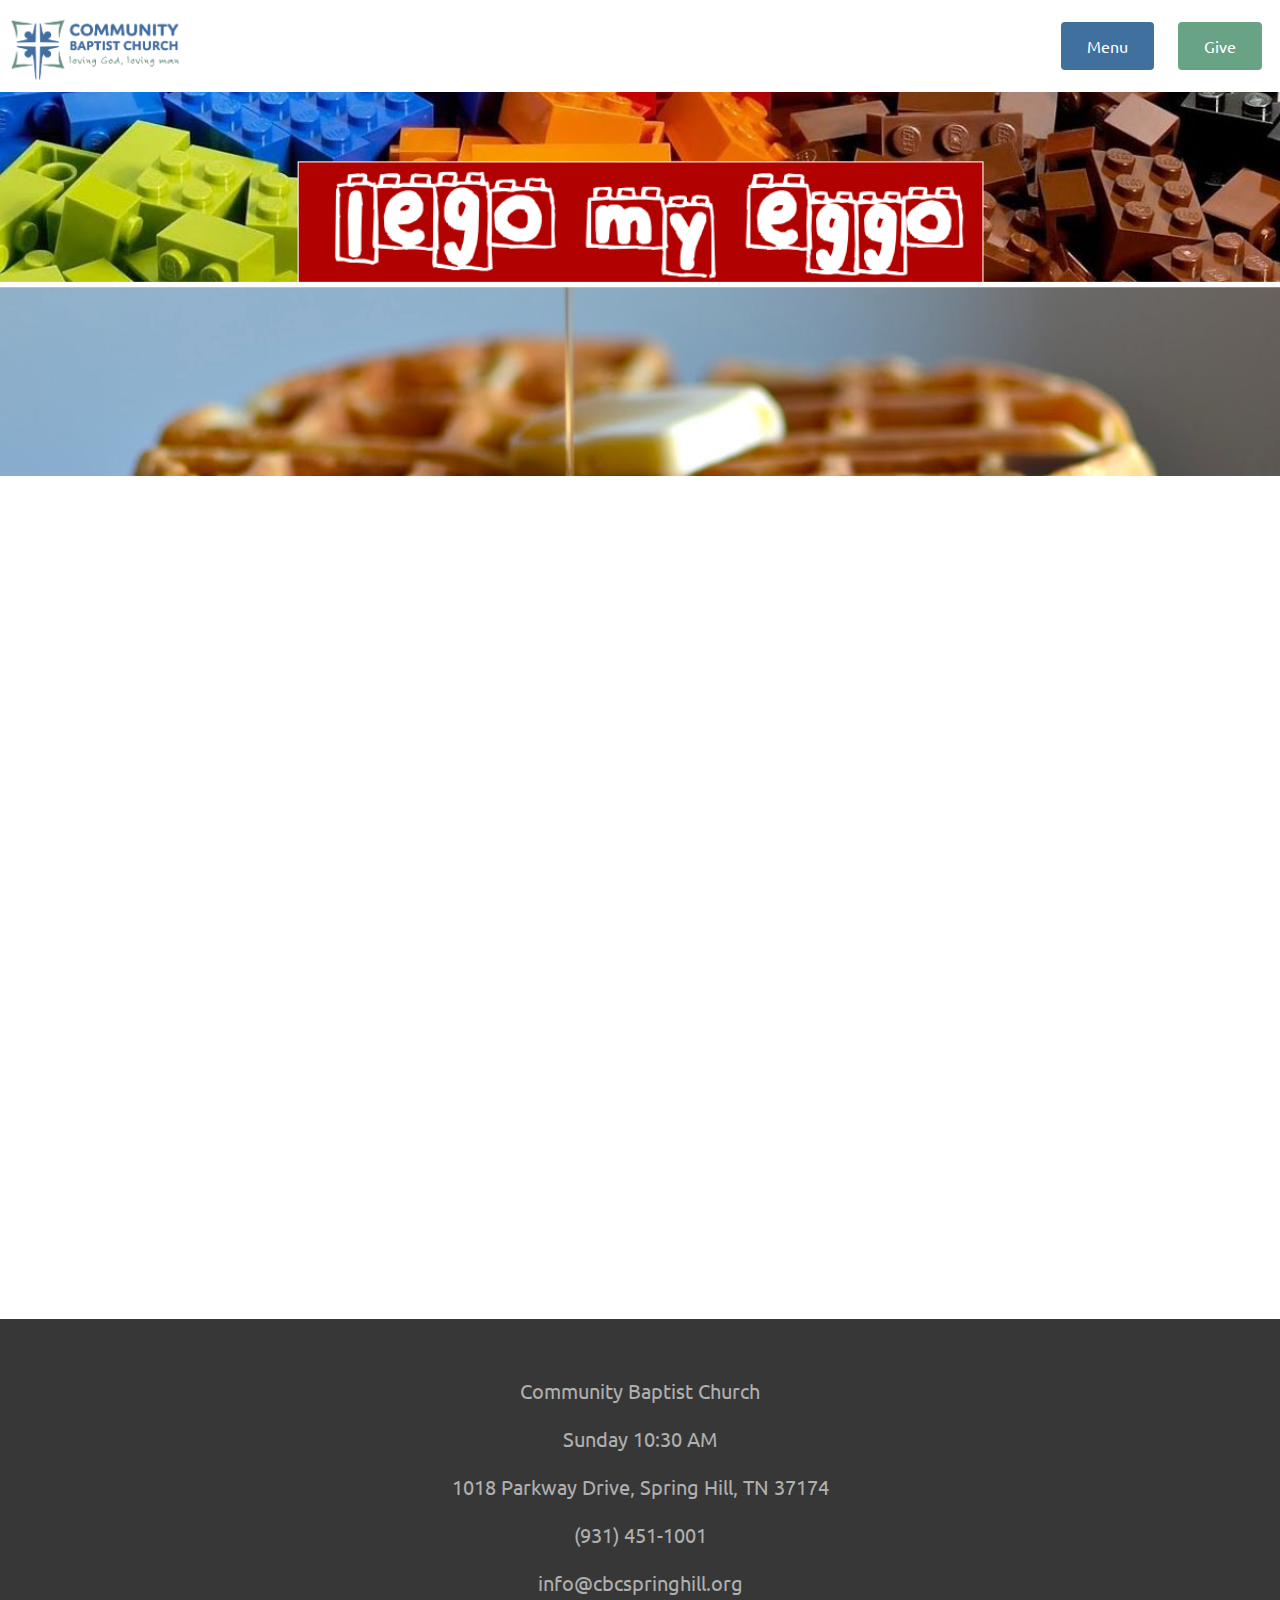
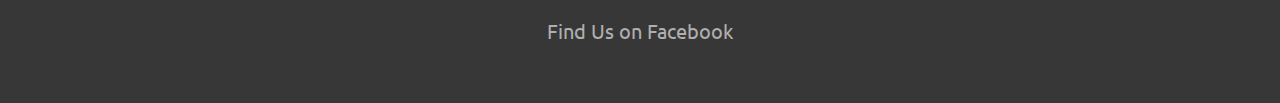
<file: lego/index.html>
<!doctype html>
<html>
  <head>
    <!-- Global site tag (gtag.js) - Google Analytics -->
<script async src="https://www.googletagmanager.com/gtag/js?id=UA-127800870-1"></script>
<script>
  window.dataLayer = window.dataLayer || [];
  function gtag(){dataLayer.push(arguments);}
  gtag('js', new Date());

  gtag('config', 'UA-127800870-1');
</script>

    <meta charset="utf-8">
    <meta name="viewport"
          content="width=device-width, initial-scale=1, shrink-to-fit=no">

    <link rel="icon" href="images/favicon.ico">
    <meta property="og:type" content="website" />
<meta property="og:title" content="Community Baptist Church" />
<meta property="og:url" content="http://www.cbcspringhill.org/" />
<meta property="og:description" content="Loving God; Loving Man" />
<meta property="og:image" content="/images/info_banner.jpg" />

    <title>CBC Spring Hill</title>

    <link href="https://fonts.googleapis.com/css?family=Ubuntu:400,500" rel="stylesheet">
    <link href="/stylesheets/site.css" rel="stylesheet" />
    
  </head>
  <body>
    <div class='Nav'>
  <div class='Nav-x' data-toggle-menu>
    
        <div class='icon icon--ei-close-o icon--m '>
          <svg class='icon__cnt'><use xlink:href='#ei-close-o-icon'/></svg>
        </div>
      
  </div>

  <div class='Nav-container'>

<a href="/" class="Nav-item Nav-button">          Home
</a><a href="/beliefs" class="Nav-item Nav-button">          Beliefs
</a><a href="/kids" class="Nav-item Nav-button">          For Kids
</a><a href="/events" class="Nav-item Nav-button">          Events
</a><a href="https://www.easytithe.com/dl/?uid=Comm1018487" class="Nav-item Nav-button">          Give
</a>  </div>
</div>

    <div class='Header'>  
  <div class='Header-home'>
<a href="/">      <img src="/images/cbc_logo_m.jpg" alt="Community Baptist Church" title="Community Baptist Church" class="Header-logo--mobile" />
      
      <img src="/images/cbc_logo_color.png" alt="Community Baptist Church" title="Community Baptist Church" class="Header-logo" />
</a>  </div>

  <div class='Header-buttonContainer'>
    <div class='Button Header-button' data-toggle-menu>
      Menu
    </div>

<a href="https://www.easytithe.com/dl/?uid=Comm1018487" class="Header-button Button Header-give">      Give
</a>  </div>
</div>

    <main>
      <div class='Hero lego-Hero'>
  
</div>
<iframe class="Lego-rsvp" src="https://docs.google.com/forms/d/e/1FAIpQLScT8-fEQOWpRM9iKjooKA-h56XSfI2U3zFTqish_aByrq6-JQ/viewform?embedded=true" frameborder="0" marginheight="0" marginwidth="0">Loading...</iframe>
    </main>

    <footer class='Footer'>
  <div class='Footer-container'>
    <div class='Footer-row'>
      Community Baptist Church
    </div>

    <div class='Footer-row'>
      Sunday 10:30 AM
    </div>

    <div class='Footer-row'>
      <a href="https://www.google.com/maps/dir/''/Community+Baptist+Church,+1018+Parkway+Dr,+Spring+Hill,+TN+37174" class="inline-link inline-link--light">1018 Parkway Drive, <span class='no-wrap'>Spring Hill, TN 37174</span></a>
    </div>

    <div class='Footer-row'>
      <a href="tel:9314511001" class="inline-link inline-link--light inline-link--mobile-only">(931) 451-1001</a>
    </div>

    <div class='Footer-row'>
      <a href="mailto:info@cbcspringhill.org" class="inline-link inline-link--light inline-link--mobile-only">info@cbcspringhill.org</a>
    </div>

    <div class='Footer-row'>
      <a href="https://www.facebook.com/Community-Baptist-Church-292995950711670/" class="inline-link inline-link--light">Find Us on Facebook</a>
    </div>
  </div>
</footer>

    <script src="/javascripts/site.js"></script>
    
    <svg xmlns="http://www.w3.org/2000/svg" xmlns:xlink="http://www.w3.org/1999/xlink" id="ei-sprite" style="display:none"><symbol id='ei-sc-youtube-icon' viewBox='0 0 50 50'><path d="M39.7 18.6s-.3-2.1-1.2-3c-1.1-1.2-2.4-1.2-3-1.3C31.3 14 25 14 25 14s-6.3 0-10.5.3c-.6.1-1.9.1-3 1.3-.9.9-1.2 3-1.2 3S10 21 10 23.4v2.2c0 2.4.3 4.9.3 4.9s.3 2.1 1.2 3c1.1 1.2 2.6 1.2 3.3 1.3 2.4.1 10.2.2 10.2.2s6.3 0 10.5-.3c.6-.1 1.9-.1 3-1.3.9-.9 1.2-3 1.2-3s.3-2.4.3-4.8v-2.2c0-2.4-.3-4.8-.3-4.8zm-17.8 9.8V20l8.1 4.2-8.1 4.2z"></path></symbol><symbol id='ei-camera-icon' viewBox='0 0 50 50'><path d="M39 38H11c-1.7 0-3-1.3-3-3V17c0-1.7 1.3-3 3-3h6c.2 0 .5-.2.6-.3l1.1-2.2c.4-.8 1.4-1.4 2.3-1.4h8c.9 0 1.9.6 2.3 1.4l1.1 2.2c.1.2.4.3.6.3h6c1.7 0 3 1.3 3 3v18c0 1.7-1.3 3-3 3zM11 16c-.6 0-1 .4-1 1v18c0 .6.4 1 1 1h28c.6 0 1-.4 1-1V17c0-.6-.4-1-1-1h-6c-.9 0-1.9-.6-2.3-1.4l-1.1-2.2c-.1-.2-.4-.4-.6-.4h-8c-.2 0-.5.2-.6.3l-1.1 2.2c-.4.9-1.4 1.5-2.3 1.5h-6z"></path><path d="M25 34c-5 0-9-4-9-9s4-9 9-9 9 4 9 9-4 9-9 9zm0-16c-3.9 0-7 3.1-7 7s3.1 7 7 7 7-3.1 7-7-3.1-7-7-7z"></path><circle cx="35" cy="18" r="1"></circle><path d="M12 12h4v1h-4z"></path><path d="M25 21v-1c-2.8 0-5 2.2-5 5h1c0-2.2 1.8-4 4-4z"></path></symbol><symbol id='ei-sc-skype-icon' viewBox='0 0 50 50'><path d="M38 27.3c.1-.8.2-1.6.2-2.4 0-1.8-.3-3.5-1-5.1-.7-1.6-1.6-3-2.8-4.2-1.2-1.2-2.6-2.2-4.2-2.8-1.6-.7-3.4-1-5.1-1-.8 0-1.7.1-2.5.2-1.1-.6-2.4-.9-3.7-.9-2.1 0-4.1.8-5.5 2.3-1.5 1.5-2.3 3.4-2.3 5.5 0 1.3.3 2.6 1 3.8-.1.7-.2 1.5-.2 2.3 0 1.8.3 3.5 1 5.1.7 1.6 1.6 3 2.8 4.2 1.2 1.2 2.6 2.2 4.2 2.8 1.6.7 3.4 1 5.1 1 .8 0 1.6-.1 2.3-.2 1.2.7 2.5 1 3.9 1 2.1 0 4.1-.8 5.5-2.3 1.5-1.5 2.3-3.4 2.3-5.5 0-1.3-.3-2.6-1-3.8zM25.1 33c-4.7 0-6.8-2.3-6.8-4 0-.9.7-1.5 1.6-1.5 2 0 1.5 2.9 5.2 2.9 1.9 0 3-1 3-2.1 0-.6-.3-1.4-1.6-1.7l-4.2-1c-3.4-.8-4-2.7-4-4.4 0-3.6 3.3-4.9 6.5-4.9 2.9 0 6.3 1.6 6.3 3.7 0 .9-.8 1.4-1.7 1.4-1.7 0-1.4-2.4-4.9-2.4-1.7 0-2.7.8-2.7 1.9 0 1.1 1.4 1.5 2.5 1.7l3.1.7c3.4.8 4.2 2.7 4.2 4.6.1 2.9-2.1 5.1-6.5 5.1z"></path></symbol><symbol id='ei-sc-odnoklassniki-icon' viewBox='0 0 50 50'><path d="M25 26c-4.4 0-8-3.6-8-8s3.6-8 8-8 8 3.6 8 8-3.6 8-8 8zm0-12.2c-2.3 0-4.2 1.9-4.2 4.2s1.9 4.2 4.2 4.2 4.2-1.9 4.2-4.2-1.9-4.2-4.2-4.2z"></path><path d="M33.6 26.8c-.7-.9-1.9-1-2.8-.4 0 0-2.2 1.6-5.8 1.6-3.6 0-5.8-1.6-5.8-1.6-.9-.7-2.1-.5-2.8.4-.7.9-.5 2.1.4 2.8.1.1 2.2 1.7 5.7 2.2l-5.3 5.4c-.8.8-.8 2.1 0 2.8.4.4.9.6 1.4.6.5 0 1-.2 1.4-.6l5-5.1 5 5.1c.4.4.9.6 1.4.6.5 0 1-.2 1.4-.6.8-.8.8-2 0-2.8l-5.3-5.4c3.5-.6 5.6-2.2 5.7-2.2.9-.7 1.1-2 .4-2.8z"></path></symbol><symbol id='ei-navicon-icon' viewBox='0 0 50 50'><path d="M10 12h30v4H10z"></path><path d="M10 22h30v4H10z"></path><path d="M10 32h30v4H10z"></path></symbol><symbol id='ei-redo-icon' viewBox='0 0 50 50'><path d="M25 38c-7.2 0-13-5.8-13-13s5.8-13 13-13c5.4 0 10.1 3.4 11.9 8.7l-1.9.7c-1.5-4.6-5.4-7.4-10-7.4-6.1 0-11 4.9-11 11s4.9 11 11 11c4.3 0 8.2-2.5 10-6.4l1.8.8C34.7 35 30.1 38 25 38z"></path><path d="M38 22h-8v-2h6v-6h2z"></path></symbol><symbol id='ei-chevron-down-icon' viewBox='0 0 50 50'><path d="M25 32.4l-9.7-9.7 1.4-1.4 8.3 8.3 8.3-8.3 1.4 1.4z"></path></symbol><symbol id='ei-play-icon' viewBox='0 0 50 50'><path d="M25 42c-9.4 0-17-7.6-17-17S15.6 8 25 8s17 7.6 17 17-7.6 17-17 17zm0-32c-8.3 0-15 6.7-15 15s6.7 15 15 15 15-6.7 15-15-6.7-15-15-15z"></path><path d="M20 33.7V16.3L35 25l-15 8.7zm2-14v10.5l9-5.3-9-5.2z"></path></symbol><symbol id='ei-pointer-icon' viewBox='0 0 50 50'><path d="M33 38H21c-.6 0-1-.4-1-1 0-1.5-.7-2.4-1.8-3.8-.6-.7-1.3-1.6-2-2.7-1.9-3-3.6-6.6-4-7.9-.4-1.3-.1-2.2.3-2.7.4-.6 1.2-.9 2.1-.9 1.2 0 2.4 1 3.5 2.3V11c0-1.7 1.3-3 3-3s3 1.3 3 3v4.2c.3-.1.6-.2 1-.2 1.1 0 2 .6 2.5 1.4.4-.3.9-.4 1.4-.4 1.4 0 2.5.9 2.9 2.2.3-.1.7-.2 1.1-.2 1.7 0 3 1.3 3 3v3c0 2.6-.5 4.7-1 6.7s-1 3.9-1 6.3c0 .6-.4 1-1 1zm-11.1-2H32c.1-2.2.6-4 1-5.8.5-2 1-3.9 1-6.2v-3c0-.6-.4-1-1-1s-1 .4-1 1v1c0 .6-.4 1-1 1s-1-.4-1-1v-3c0-.6-.4-1-1-1s-1 .4-1 1v2c0 .6-.4 1-1 1s-1-.4-1-1v-3c0-.6-.4-1-1-1s-1 .4-1 1v2c0 .6-.4 1-1 1s-1-.4-1-1v-9c0-.6-.4-1-1-1s-1 .4-1 1v15c0 .6-.4 1-1 1s-1-.4-1-1v-.8c-.9-2.3-2.8-4.2-3.5-4.2-.2 0-.4 0-.5.1-.1.1-.1.4 0 .9.3 1.1 1.8 4.3 3.8 7.5.6 1 1.2 1.7 1.8 2.5 1.1 1.2 2.1 2.3 2.3 4z"></path></symbol><symbol id='ei-sc-telegram-icon' viewBox='0 0 50 50'><path d="M37.1 13L9.4 24c-.9.3-.8 1.6.1 1.9l7 2.2 2.8 8.8c.2.7 1.1.9 1.6.4l4.1-3.8 7.8 5.7c.6.4 1.4.1 1.6-.6l5.4-23.2c.3-1.7-1.2-3-2.7-2.4zM20.9 29.8L20 35l-2-7.2L37.5 15 20.9 29.8z"></path></symbol><symbol id='ei-spinner-3-icon' viewBox='0 0 50 50'><path d="M41.9 23.9c-.3-6.1-4-11.8-9.5-14.4-6-2.7-13.3-1.6-18.3 2.6-4.8 4-7 10.5-5.6 16.6 1.3 6 6 10.9 11.9 12.5 7.1 2 13.6-1.4 17.6-7.2-3.6 4.8-9.1 8-15.2 6.9-6.1-1.1-11.1-5.7-12.5-11.7-1.5-6.4 1.5-13.1 7.2-16.4 5.9-3.4 14.2-2.1 18.1 3.7 1 1.4 1.7 3.1 2 4.8.3 1.4.2 2.9.4 4.3.2 1.3 1.3 3 2.8 2.1 1.3-.8 1.2-2.5 1.1-3.8 0-.4.1.7 0 0z"></path></symbol><symbol id='ei-star-icon' viewBox='0 0 50 50'><path d="M15.2 40.6c-.2 0-.4-.1-.6-.2-.4-.3-.5-.7-.4-1.1l3.9-12-10.2-7.5c-.4-.3-.5-.7-.4-1.1s.5-.7 1-.7h12.7L25 5.9c.1-.4.5-.7 1-.7s.8.3 1 .7L30.9 18h12.7c.4 0 .8.2 1 .6s0 .9-.4 1.1L34 27.1l3.9 12c.1.4 0 .9-.4 1.1s-.8.3-1.2 0L26 33l-10.2 7.4c-.2.1-.4.2-.6.2zM26 30.7c.2 0 .4.1.6.2l8.3 6.1-3.2-9.8c-.1-.4 0-.9.4-1.1l8.3-6.1H30.1c-.4 0-.8-.3-1-.7L26 9.5l-3.2 9.8c-.1.4-.5.7-1 .7H11.5l8.3 6.1c.4.3.5.7.4 1.1L17.1 37l8.3-6.1c.2-.1.4-.2.6-.2z"></path></symbol><symbol id='ei-unlock-icon' viewBox='0 0 50 50'><path d="M18 23h-2v-4c0-5 4-9 9-9 4.5 0 8.4 3.4 8.9 7.9l-2 .2c-.4-3.5-3.4-6.1-6.9-6.1-3.9 0-7 3.1-7 7v4z"></path><path d="M33 40H17c-1.7 0-3-1.3-3-3V25c0-1.7 1.3-3 3-3h16c1.7 0 3 1.3 3 3v12c0 1.7-1.3 3-3 3zM17 24c-.6 0-1 .4-1 1v12c0 .6.4 1 1 1h16c.6 0 1-.4 1-1V25c0-.6-.4-1-1-1H17z"></path><circle cx="25" cy="28" r="2"></circle><path d="M25.5 28h-1l-1 6h3z"></path></symbol><symbol id='ei-pencil-icon' viewBox='0 0 50 50'><path d="M9.6 40.4l2.5-9.9L27 15.6l7.4 7.4-14.9 14.9-9.9 2.5zm4.3-8.9l-1.5 6.1 6.1-1.5L31.6 23 27 18.4 13.9 31.5z"></path><path d="M17.8 37.3c-.6-2.5-2.6-4.5-5.1-5.1l.5-1.9c3.2.8 5.7 3.3 6.5 6.5l-1.9.5z"></path><path d="M29.298 19.287l1.414 1.414-13.01 13.02-1.414-1.41z"></path><path d="M11 39l2.9-.7c-.3-1.1-1.1-1.9-2.2-2.2L11 39z"></path><path d="M35 22.4L27.6 15l3-3 .5.1c3.6.5 6.4 3.3 6.9 6.9l.1.5-3.1 2.9zM30.4 15l4.6 4.6.9-.9c-.5-2.3-2.3-4.1-4.6-4.6l-.9.9z"></path></symbol><symbol id='ei-sc-instagram-icon' viewBox='0 0 50 50'><path d="M25 12c-3.53 0-3.973.015-5.36.078-1.384.063-2.329.283-3.156.604a6.372 6.372 0 0 0-2.302 1.5 6.372 6.372 0 0 0-1.5 2.303c-.321.826-.54 1.771-.604 3.155C12.015 21.027 12 21.47 12 25c0 3.53.015 3.973.078 5.36.063 1.384.283 2.329.604 3.155.333.855.777 1.58 1.5 2.303a6.372 6.372 0 0 0 2.302 1.5c.827.32 1.772.54 3.156.604 1.387.063 1.83.078 5.36.078 3.53 0 3.973-.015 5.36-.078 1.384-.063 2.329-.283 3.155-.604a6.371 6.371 0 0 0 2.303-1.5 6.372 6.372 0 0 0 1.5-2.303c.32-.826.54-1.771.604-3.155.063-1.387.078-1.83.078-5.36 0-3.53-.015-3.973-.078-5.36-.063-1.384-.283-2.329-.605-3.155a6.372 6.372 0 0 0-1.499-2.303 6.371 6.371 0 0 0-2.303-1.5c-.826-.32-1.771-.54-3.155-.604C28.973 12.015 28.53 12 25 12m0 2.342c3.471 0 3.882.014 5.253.076 1.267.058 1.956.27 2.414.448.607.236 1.04.517 1.495.972.455.455.736.888.972 1.495.178.458.39 1.146.448 2.414.062 1.37.076 1.782.076 5.253s-.014 3.882-.076 5.253c-.058 1.268-.27 1.956-.448 2.414a4.028 4.028 0 0 1-.972 1.495 4.027 4.027 0 0 1-1.495.972c-.458.178-1.147.39-2.414.448-1.37.062-1.782.076-5.253.076s-3.883-.014-5.253-.076c-1.268-.058-1.956-.27-2.414-.448a4.027 4.027 0 0 1-1.495-.972 4.03 4.03 0 0 1-.972-1.495c-.178-.458-.39-1.146-.448-2.414-.062-1.37-.076-1.782-.076-5.253s.014-3.882.076-5.253c.058-1.268.27-1.956.448-2.414.236-.607.517-1.04.972-1.495a4.028 4.028 0 0 1 1.495-.972c.458-.178 1.146-.39 2.414-.448 1.37-.062 1.782-.076 5.253-.076"></path><path d="M25 18a7 7 0 1 0 0 14 7 7 0 0 0 0-14m0 11.5a4.5 4.5 0 1 1 0-9 4.5 4.5 0 0 1 0 9m8.7-11.4a1.6 1.6 0 1 1-3.2 0 1.6 1.6 0 0 1 3.2 0"></path></symbol><symbol id='ei-spinner-2-icon' viewBox='0 0 50 50'><circle cx="25" cy="10" r="2"></circle><circle opacity=".3" cx="25" cy="40" r="2"></circle><circle opacity=".3" cx="32.5" cy="12" r="2"></circle><circle opacity=".3" cx="17.5" cy="38" r="2"></circle><circle opacity=".93" cx="17.5" cy="12" r="2"></circle><circle opacity=".3" cx="32.5" cy="38" r="2"></circle><circle opacity=".65" cx="10" cy="25" r="2"></circle><circle opacity=".3" cx="40" cy="25" r="2"></circle><circle opacity=".86" cx="12" cy="17.5" r="2"></circle><circle opacity=".3" cx="38" cy="32.5" r="2"></circle><circle opacity=".44" cx="12" cy="32.5" r="2"></circle><circle opacity=".3" cx="38" cy="17.5" r="2"></circle></symbol><symbol id='ei-paperclip-icon' viewBox='0 0 50 50'><path d="M13.8 39.6c-1.5 0-3.1-.6-4.2-1.8-2.3-2.3-2.3-6.1 0-8.5l17-17c3.1-3.1 8.2-3.1 11.3 0 3.1 3.1 3.1 8.2 0 11.3L25.1 36.4 23.7 35l12.7-12.7c2.3-2.3 2.3-6.1 0-8.5-2.3-2.3-6.1-2.3-8.5 0l-17 17c-.8.8-1.2 1.8-1.2 2.8 0 1.1.4 2.1 1.2 2.8 1.6 1.6 4.1 1.6 5.7 0l12.7-12.7c.8-.8.8-2 0-2.8-.8-.8-2-.8-2.8 0L18 29.3l-1.4-1.4 8.5-8.5c1.6-1.6 4.1-1.6 5.7 0 1.6 1.6 1.6 4.1 0 5.7L18 37.8c-1.1 1.2-2.7 1.8-4.2 1.8z"></path></symbol><symbol id='ei-tag-icon' viewBox='0 0 50 50'><path d="M22 40.1c-.9 0-1.7-.3-2.3-.9l-8.9-8.9c-1.2-1.2-1.2-3.3 0-4.5l11.9-11.9c1-1 3-1.8 4.5-1.8h7.6c1.8 0 3.2 1.4 3.2 3.2v7.6c0 1.5-.8 3.4-1.8 4.5L24.3 39.2c-.6.6-1.4.9-2.3.9zM27.2 14c-1 0-2.4.6-3 1.3L12.3 27.2c-.5.5-.5 1.2 0 1.7l8.9 8.9c.5.4 1.2.4 1.7 0l11.9-11.9c.7-.7 1.3-2.1 1.3-3v-7.6c0-.7-.5-1.2-1.2-1.2h-7.7z"></path><path d="M30 24c-2.2 0-4-1.8-4-4s1.8-4 4-4 4 1.8 4 4-1.8 4-4 4zm0-6c-1.1 0-2 .9-2 2s.9 2 2 2 2-.9 2-2-.9-2-2-2z"></path></symbol><symbol id='ei-chart-icon' viewBox='0 0 50 50'><path d="M18 36h-2V26h-4v10h-2V24h8z"></path><path d="M28 36h-2V20h-4v16h-2V18h8z"></path><path d="M38 36h-2V14h-4v22h-2V12h8z"></path><path d="M8 36h32v2H8z"></path></symbol><symbol id='ei-credit-card-icon' viewBox='0 0 50 50'><path d="M39 38H11c-1.7 0-3-1.3-3-3V15c0-1.7 1.3-3 3-3h28c1.7 0 3 1.3 3 3v20c0 1.7-1.3 3-3 3zM11 14c-.6 0-1 .4-1 1v20c0 .6.4 1 1 1h28c.6 0 1-.4 1-1V15c0-.6-.4-1-1-1H11z"></path><path d="M9 16h32v6H9z"></path><path d="M12 26h1v2h-1z"></path><path d="M14 26h1v2h-1z"></path><path d="M16 26h1v2h-1z"></path><path d="M19 26h1v2h-1z"></path><path d="M21 26h1v2h-1z"></path><path d="M23 26h1v2h-1z"></path><path d="M26 26h1v2h-1z"></path><path d="M28 26h1v2h-1z"></path><path d="M30 26h1v2h-1z"></path><path d="M33 26h1v2h-1z"></path><path d="M35 26h1v2h-1z"></path><path d="M37 26h1v2h-1z"></path></symbol><symbol id='ei-sc-tumblr-icon' viewBox='0 0 50 50'><path d="M30.9 32.4c-.5.2-1.5.5-2.3.5-2.2.1-2.7-1.6-2.7-2.8v-8.7h5.6v-4.2H26V10h-4.1c-.1 0-.2.1-.2.2-.2 2.2-1.3 6-5.5 7.5v3.6H19v9.1c0 3.1 2.3 7.6 8.4 7.5 2.1 0 4.3-.9 4.8-1.6l-1.3-3.9z"></path></symbol><symbol id='ei-sc-soundcloud-icon' viewBox='0 0 50 50'><path d="M40 24h-.2c-.9-4.6-5-8-9.8-8-3.1 0-5.9 1.4-7.7 3.7-.2.3-.3.6-.3 1.2l-.4 9.1.4 5.5c0 .3.3.5.5.5H40c3.3 0 6-2.7 6-6s-2.7-6-6-6z"></path><path d="M18.9 20c-.3 0-.5.2-.5.5l-.8 9v1l.8 5c0 .3.3.5.6.5h.2c.3 0 .5-.2.6-.5l.8-5c0-.3.1-.7 0-1l-.8-9c0-.3-.3-.5-.5-.5h-.4z"></path><path d="M14.9 21c-.3 0-.5.2-.5.5l-.8 8v1l.8 5c0 .3.3.5.6.5h.2c.3 0 .5-.2.6-.5l.8-5c0-.3.1-.7 0-1l-.8-8c0-.3-.3-.5-.5-.5h-.4z"></path><path d="M11 24c-.3 0-.5.2-.6.5l-.8 5v1l.8 5c0 .3.3.5.6.5s.5-.2.6-.5l.8-5v-1l-.8-5c-.1-.3-.3-.5-.6-.5z"></path><path d="M7 23c-.3 0-.5.2-.6.5l-.9 6v1l.8 5c.2.3.4.5.7.5.3 0 .5-.2.6-.5l.8-5c0-.3.1-.7 0-1l-.9-6c0-.3-.2-.5-.5-.5z"></path><path d="M3.3 26c-.3 0-.5.2-.6.5l-.6 3c-.1.3-.1.7 0 1l.6 4c.1.3.3.5.6.5s.5-.2.6-.5l.6-4v-1l-.6-3c-.1-.3-.3-.5-.6-.5z"></path></symbol><symbol id='ei-chevron-up-icon' viewBox='0 0 50 50'><path d="M33.3 28.7L25 20.4l-8.3 8.3-1.4-1.4 9.7-9.7 9.7 9.7z"></path></symbol><symbol id='ei-arrow-up-icon' viewBox='0 0 50 50'><path d="M25 42c-9.4 0-17-7.6-17-17S15.6 8 25 8s17 7.6 17 17-7.6 17-17 17zm0-32c-8.3 0-15 6.7-15 15s6.7 15 15 15 15-6.7 15-15-6.7-15-15-15z"></path><path d="M33.3 26.7L25 18.4l-8.3 8.3-1.4-1.4 9.7-9.7 9.7 9.7z"></path><path d="M24 17h2v17h-2z"></path></symbol><symbol id='ei-calendar-icon' viewBox='0 0 50 50'><path d="M37 38H13c-1.7 0-3-1.3-3-3V13c0-1.7 1.1-3 2.5-3H14v2h-1.5c-.2 0-.5.4-.5 1v22c0 .6.4 1 1 1h24c.6 0 1-.4 1-1V13c0-.6-.3-1-.5-1H36v-2h1.5c1.4 0 2.5 1.3 2.5 3v22c0 1.7-1.3 3-3 3z"></path><path d="M17 14c-.6 0-1-.4-1-1V9c0-.6.4-1 1-1s1 .4 1 1v4c0 .6-.4 1-1 1z"></path><path d="M33 14c-.6 0-1-.4-1-1V9c0-.6.4-1 1-1s1 .4 1 1v4c0 .6-.4 1-1 1z"></path><path d="M20 10h10v2H20z"></path><path d="M12 16h26v2H12z"></path><path d="M34 20h2v2h-2z"></path><path d="M30 20h2v2h-2z"></path><path d="M26 20h2v2h-2z"></path><path d="M22 20h2v2h-2z"></path><path d="M18 20h2v2h-2z"></path><path d="M34 24h2v2h-2z"></path><path d="M30 24h2v2h-2z"></path><path d="M26 24h2v2h-2z"></path><path d="M22 24h2v2h-2z"></path><path d="M18 24h2v2h-2z"></path><path d="M14 24h2v2h-2z"></path><path d="M34 28h2v2h-2z"></path><path d="M30 28h2v2h-2z"></path><path d="M26 28h2v2h-2z"></path><path d="M22 28h2v2h-2z"></path><path d="M18 28h2v2h-2z"></path><path d="M14 28h2v2h-2z"></path><path d="M30 32h2v2h-2z"></path><path d="M26 32h2v2h-2z"></path><path d="M22 32h2v2h-2z"></path><path d="M18 32h2v2h-2z"></path><path d="M14 32h2v2h-2z"></path></symbol><symbol id='ei-location-icon' viewBox='0 0 50 50'><path d="M25 42.5l-.8-.9C23.7 41.1 12 27.3 12 19c0-7.2 5.8-13 13-13s13 5.8 13 13c0 8.3-11.7 22.1-12.2 22.7l-.8.8zM25 8c-6.1 0-11 4.9-11 11 0 6.4 8.4 17.2 11 20.4 2.6-3.2 11-14 11-20.4 0-6.1-4.9-11-11-11z"></path><path d="M25 24c-2.8 0-5-2.2-5-5s2.2-5 5-5 5 2.2 5 5-2.2 5-5 5zm0-8c-1.7 0-3 1.3-3 3s1.3 3 3 3 3-1.3 3-3-1.3-3-3-3z"></path></symbol><symbol id='ei-archive-icon' viewBox='0 0 50 50'><path d="M42 20h-2v-5c0-.6-.4-1-1-1H11c-.6 0-1 .4-1 1v5H8v-5c0-1.7 1.3-3 3-3h28c1.7 0 3 1.3 3 3v5z"></path><path d="M37 40H13c-1.7 0-3-1.3-3-3V20h2v17c0 .6.4 1 1 1h24c.6 0 1-.4 1-1V20h2v17c0 1.7-1.3 3-3 3z"></path><path d="M29 26h-8c-.6 0-1-.4-1-1s.4-1 1-1h8c.6 0 1 .4 1 1s-.4 1-1 1z"></path><path d="M8 18h34v2H8z"></path></symbol><symbol id='ei-undo-icon' viewBox='0 0 50 50'><path d="M25 38c-5.1 0-9.7-3-11.8-7.6l1.8-.8c1.8 3.9 5.7 6.4 10 6.4 6.1 0 11-4.9 11-11s-4.9-11-11-11c-4.6 0-8.5 2.8-10.1 7.3l-1.9-.7c1.9-5.2 6.6-8.6 12-8.6 7.2 0 13 5.8 13 13s-5.8 13-13 13z"></path><path d="M20 22h-8v-8h2v6h6z"></path></symbol><symbol id='ei-check-icon' viewBox='0 0 50 50'><path d="M25 42c-9.4 0-17-7.6-17-17S15.6 8 25 8s17 7.6 17 17-7.6 17-17 17zm0-32c-8.3 0-15 6.7-15 15s6.7 15 15 15 15-6.7 15-15-6.7-15-15-15z"></path><path d="M23 32.4l-8.7-8.7 1.4-1.4 7.3 7.3 11.3-11.3 1.4 1.4z"></path></symbol><symbol id='ei-sc-github-icon' viewBox='0 0 50 50'><path fill-rule="evenodd" clip-rule="evenodd" d="M25 10c-8.3 0-15 6.7-15 15 0 6.6 4.3 12.2 10.3 14.2.8.1 1-.3 1-.7v-2.6c-4.2.9-5.1-2-5.1-2-.7-1.7-1.7-2.2-1.7-2.2-1.4-.9.1-.9.1-.9 1.5.1 2.3 1.5 2.3 1.5 1.3 2.3 3.5 1.6 4.4 1.2.1-1 .5-1.6 1-2-3.3-.4-6.8-1.7-6.8-7.4 0-1.6.6-3 1.5-4-.2-.4-.7-1.9.1-4 0 0 1.3-.4 4.1 1.5 1.2-.3 2.5-.5 3.8-.5 1.3 0 2.6.2 3.8.5 2.9-1.9 4.1-1.5 4.1-1.5.8 2.1.3 3.6.1 4 1 1 1.5 2.4 1.5 4 0 5.8-3.5 7-6.8 7.4.5.5 1 1.4 1 2.8v4.1c0 .4.3.9 1 .7 6-2 10.2-7.6 10.2-14.2C40 16.7 33.3 10 25 10z"></path></symbol><symbol id='ei-sc-twitter-icon' viewBox='0 0 50 50'><path d="M39.2 16.8c-1.1.5-2.2.8-3.5 1 1.2-.8 2.2-1.9 2.7-3.3-1.2.7-2.5 1.2-3.8 1.5-1.1-1.2-2.7-1.9-4.4-1.9-3.3 0-6.1 2.7-6.1 6.1 0 .5.1.9.2 1.4-5-.2-9.5-2.7-12.5-6.3-.5.7-.8 1.7-.8 2.8 0 2.1 1.1 4 2.7 5-1 0-1.9-.3-2.7-.8v.1c0 2.9 2.1 5.4 4.9 5.9-.5.1-1 .2-1.6.2-.4 0-.8 0-1.1-.1.8 2.4 3 4.2 5.7 4.2-2.1 1.6-4.7 2.6-7.5 2.6-.5 0-1 0-1.4-.1 2.4 1.9 5.6 2.9 9 2.9 11.1 0 17.2-9.2 17.2-17.2V20c1.2-.9 2.2-1.9 3-3.2z"></path></symbol><symbol id='ei-arrow-down-icon' viewBox='0 0 50 50'><path d="M25 42c-9.4 0-17-7.6-17-17S15.6 8 25 8s17 7.6 17 17-7.6 17-17 17zm0-32c-8.3 0-15 6.7-15 15s6.7 15 15 15 15-6.7 15-15-6.7-15-15-15z"></path><path d="M25 34.4l-9.7-9.7 1.4-1.4 8.3 8.3 8.3-8.3 1.4 1.4z"></path><path d="M24 16h2v17h-2z"></path></symbol><symbol id='ei-exclamation-icon' viewBox='0 0 50 50'><path d="M25 42c-9.4 0-17-7.6-17-17S15.6 8 25 8s17 7.6 17 17-7.6 17-17 17zm0-32c-8.3 0-15 6.7-15 15s6.7 15 15 15 15-6.7 15-15-6.7-15-15-15z"></path><path d="M24 32h2v2h-2z"></path><path d="M25.6 30h-1.2l-.4-8v-6h2v6z"></path></symbol><symbol id='ei-chevron-right-icon' viewBox='0 0 50 50'><path d="M22.7 34.7l-1.4-1.4 8.3-8.3-8.3-8.3 1.4-1.4 9.7 9.7z"></path></symbol><symbol id='ei-share-google-icon' viewBox='0 0 50 50'><path d="M15 30c-2.8 0-5-2.2-5-5s2.2-5 5-5 5 2.2 5 5-2.2 5-5 5zm0-8c-1.7 0-3 1.3-3 3s1.3 3 3 3 3-1.3 3-3-1.3-3-3-3z"></path><path d="M35 20c-2.8 0-5-2.2-5-5s2.2-5 5-5 5 2.2 5 5-2.2 5-5 5zm0-8c-1.7 0-3 1.3-3 3s1.3 3 3 3 3-1.3 3-3-1.3-3-3-3z"></path><path d="M35 40c-2.8 0-5-2.2-5-5s2.2-5 5-5 5 2.2 5 5-2.2 5-5 5zm0-8c-1.7 0-3 1.3-3 3s1.3 3 3 3 3-1.3 3-3-1.3-3-3-3z"></path><path d="M19.007 25.885l12.88 6.44-.895 1.788-12.88-6.44z"></path><path d="M30.993 15.885l.894 1.79-12.88 6.438-.894-1.79z"></path></symbol><symbol id='ei-trash-icon' viewBox='0 0 50 50'><path d="M20 18h2v16h-2z"></path><path d="M24 18h2v16h-2z"></path><path d="M28 18h2v16h-2z"></path><path d="M12 12h26v2H12z"></path><path d="M30 12h-2v-1c0-.6-.4-1-1-1h-4c-.6 0-1 .4-1 1v1h-2v-1c0-1.7 1.3-3 3-3h4c1.7 0 3 1.3 3 3v1z"></path><path d="M31 40H19c-1.6 0-3-1.3-3.2-2.9l-1.8-24 2-.2 1.8 24c0 .6.6 1.1 1.2 1.1h12c.6 0 1.1-.5 1.2-1.1l1.8-24 2 .2-1.8 24C34 38.7 32.6 40 31 40z"></path></symbol><symbol id='ei-refresh-icon' viewBox='0 0 50 50'><path d="M25 38c-7.2 0-13-5.8-13-13 0-3.2 1.2-6.2 3.3-8.6l1.5 1.3C15 19.7 14 22.3 14 25c0 6.1 4.9 11 11 11 1.6 0 3.1-.3 4.6-1l.8 1.8c-1.7.8-3.5 1.2-5.4 1.2z"></path><path d="M34.7 33.7l-1.5-1.3c1.8-2 2.8-4.6 2.8-7.3 0-6.1-4.9-11-11-11-1.6 0-3.1.3-4.6 1l-.8-1.8c1.7-.8 3.5-1.2 5.4-1.2 7.2 0 13 5.8 13 13 0 3.1-1.2 6.2-3.3 8.6z"></path><path d="M18 24h-2v-6h-6v-2h8z"></path><path d="M40 34h-8v-8h2v6h6z"></path></symbol><symbol id='ei-like-icon' viewBox='0 0 50 50'><path d="M40 23.2c0-2.1-1.7-3.2-4-3.2h-6.7c.5-1.8.7-3.5.7-5 0-5.8-1.6-7-3-7-.9 0-1.6.1-2.5.6-.3.2-.4.4-.5.7l-1 5.4c-1.1 2.8-3.8 5.3-6 7V36c.8 0 1.6.4 2.6.9 1.1.5 2.2 1.1 3.4 1.1h9.5c2 0 3.5-1.6 3.5-3 0-.3 0-.5-.1-.7 1.2-.5 2.1-1.5 2.1-2.8 0-.6-.1-1.1-.3-1.6.8-.5 1.5-1.4 1.5-2.4 0-.6-.3-1.2-.6-1.7.8-.6 1.4-1.6 1.4-2.6zm-2.1 0c0 1.3-1.3 1.4-1.5 2-.2.7.8.9.8 2.1 0 1.2-1.5 1.2-1.7 1.9-.2.8.5 1 .5 2.2v.2c-.2 1-1.7 1.1-2 1.5-.3.5 0 .7 0 1.8 0 .6-.7 1-1.5 1H23c-.8 0-1.6-.4-2.6-.9-.8-.4-1.6-.8-2.4-1V23.5c2.5-1.9 5.7-4.7 6.9-8.2v-.2l.9-5c.4-.1.7-.1 1.2-.1.2 0 1 1.2 1 5 0 1.5-.3 3.1-.8 5H27c-.6 0-1 .4-1 1s.4 1 1 1h9c1 0 1.9.5 1.9 1.2z"></path><path d="M16 38h-6c-1.1 0-2-.9-2-2V22c0-1.1.9-2 2-2h6c1.1 0 2 .9 2 2v14c0 1.1-.9 2-2 2zm-6-16v14h6V22h-6z"></path></symbol><symbol id='ei-close-o-icon' viewBox='0 0 50 50'><path d="M25 42c-9.4 0-17-7.6-17-17S15.6 8 25 8s17 7.6 17 17-7.6 17-17 17zm0-32c-8.3 0-15 6.7-15 15s6.7 15 15 15 15-6.7 15-15-6.7-15-15-15z"></path><path d="M32.283 16.302l1.414 1.415-15.98 15.98-1.414-1.414z"></path><path d="M17.717 16.302l15.98 15.98-1.414 1.415-15.98-15.98z"></path></symbol><symbol id='ei-sc-vk-icon' viewBox='0 0 50 50'><path fill-rule="evenodd" clip-rule="evenodd" d="M25.1 35.9h2s.6-.1.9-.4c.3-.3.3-.9.3-.9s0-2.6 1.2-3c1.2-.4 2.8 2.6 4.4 3.7 1.2.9 2.1.7 2.1.7l4.4-.1s2.3-.1 1.2-2c-.1-.1-.6-1.3-3.3-3.8-2.8-2.6-2.4-2.1.9-6.6 2-2.7 2.8-4.3 2.6-5.1-.2-.7-1.7-.5-1.7-.5h-5s-.4-.1-.6.1c-.3.2-.4.5-.4.5s-.8 2.1-1.8 3.9c-2.2 3.7-3.1 3.9-3.4 3.7-.8-.5-.6-2.2-.6-3.3 0-3.6.6-5.1-1.1-5.5-.5-.1-.9-.2-2.3-.2-1.8 0-3.3 0-4.1.4-.6.3-1 .9-.7.9.3 0 1.1.2 1.5.7.4.9.4 2.4.4 2.4s.3 4.3-.7 4.8c-.7.4-1.6-.4-3.6-3.8-1-1.7-1.8-3.7-1.8-3.7s-.1-.4-.4-.6c-.3-.2-.8-.3-.8-.3H10s-.7 0-1 .3c-.2.3 0 .8 0 .8s3.7 8.6 7.9 13c3.9 4.2 8.2 3.9 8.2 3.9z"></path></symbol><symbol id='ei-user-icon' viewBox='0 0 50 50'><path d="M25.1 42c-9.4 0-17-7.6-17-17s7.6-17 17-17 17 7.6 17 17-7.7 17-17 17zm0-32c-8.3 0-15 6.7-15 15s6.7 15 15 15 15-6.7 15-15-6.8-15-15-15z"></path><path d="M15.3 37.3l-1.8-.8c.5-1.2 2.1-1.9 3.8-2.7 1.7-.8 3.8-1.7 3.8-2.8v-1.5c-.6-.5-1.6-1.6-1.8-3.2-.5-.5-1.3-1.4-1.3-2.6 0-.7.3-1.3.5-1.7-.2-.8-.4-2.3-.4-3.5 0-3.9 2.7-6.5 7-6.5 1.2 0 2.7.3 3.5 1.2 1.9.4 3.5 2.6 3.5 5.3 0 1.7-.3 3.1-.5 3.8.2.3.4.8.4 1.4 0 1.3-.7 2.2-1.3 2.6-.2 1.6-1.1 2.6-1.7 3.1V31c0 .9 1.8 1.6 3.4 2.2 1.9.7 3.9 1.5 4.6 3.1l-1.9.7c-.3-.8-1.9-1.4-3.4-1.9-2.2-.8-4.7-1.7-4.7-4v-2.6l.5-.3s1.2-.8 1.2-2.4v-.7l.6-.3c.1 0 .6-.3.6-1.1 0-.2-.2-.5-.3-.6l-.4-.4.2-.5s.5-1.6.5-3.6c0-1.9-1.1-3.3-2-3.3h-.6l-.3-.5c0-.4-.7-.8-1.9-.8-3.1 0-5 1.7-5 4.5 0 1.3.5 3.5.5 3.5l.1.5-.4.5c-.1 0-.3.3-.3.7 0 .5.6 1.1.9 1.3l.4.3v.5c0 1.5 1.3 2.3 1.3 2.4l.5.3v2.6c0 2.4-2.6 3.6-5 4.6-1.1.4-2.6 1.1-2.8 1.6z"></path></symbol><symbol id='ei-search-icon' viewBox='0 0 50 50'><path d="M23 36c-7.2 0-13-5.8-13-13s5.8-13 13-13 13 5.8 13 13-5.8 13-13 13zm0-24c-6.1 0-11 4.9-11 11s4.9 11 11 11 11-4.9 11-11-4.9-11-11-11z"></path><path d="M32.682 31.267l8.98 8.98-1.414 1.414-8.98-8.98z"></path></symbol><symbol id='ei-sc-linkedin-icon' viewBox='0 0 50 50'><path d="M36.1 12H13.9c-1.1 0-1.9.8-1.9 1.9v22.2c0 1 .9 1.9 1.9 1.9h22.2c1.1 0 1.9-.8 1.9-1.9V13.9c0-1.1-.9-1.9-1.9-1.9zM20 34h-4V22h4v12zm-2-13.6c-1.3 0-2.4-1.1-2.4-2.4 0-1.3 1.1-2.4 2.4-2.4 1.3 0 2.4 1.1 2.4 2.4 0 1.3-1.1 2.4-2.4 2.4zM34 34h-4v-6c0-1.6-.4-3.2-2-3.2s-2 1.6-2 3.2v6h-4V22h4v1.4h.2c.5-1 1.8-1.8 3.3-1.8 3.7 0 4.5 2.4 4.5 5.4v7z"></path></symbol><symbol id='ei-sc-vimeo-icon' viewBox='0 0 50 50'><path d="M38 19.6c-.1 2.7-2 6.4-5.6 11.1-3.8 4.9-7 7.4-9.6 7.4-1.6 0-3-1.5-4.1-4.5-.7-2.7-1.5-5.5-2.2-8.2-.8-3-1.7-4.5-2.7-4.5-.2 0-.9.4-2.2 1.3l-1.3-1.7c1.4-1.2 2.7-2.4 4-3.6 1.8-1.6 3.2-2.4 4.1-2.5 2.2-.2 3.5 1.3 4 4.4.5 3.4.9 5.5 1.1 6.4.6 2.8 1.3 4.2 2.1 4.2.6 0 1.5-.9 2.6-2.8 1.2-1.8 1.8-3.2 1.9-4.2.2-1.6-.5-2.4-1.9-2.4-.7 0-1.3.2-2 .5 1.4-4.5 4-6.6 7.8-6.5 2.8.1 4.2 1.9 4 5.6z"></path></symbol><symbol id='ei-image-icon' viewBox='0 0 50 50'><path d="M39 38H11c-1.7 0-3-1.3-3-3V15c0-1.7 1.3-3 3-3h28c1.7 0 3 1.3 3 3v20c0 1.7-1.3 3-3 3zM11 14c-.6 0-1 .4-1 1v20c0 .6.4 1 1 1h28c.6 0 1-.4 1-1V15c0-.6-.4-1-1-1H11z"></path><path d="M30 24c-2.2 0-4-1.8-4-4s1.8-4 4-4 4 1.8 4 4-1.8 4-4 4zm0-6c-1.1 0-2 .9-2 2s.9 2 2 2 2-.9 2-2-.9-2-2-2z"></path><path d="M35.3 37.7L19 22.4 9.7 31l-1.4-1.4 10.7-10 17.7 16.7z"></path><path d="M40.4 32.7L35 28.3 30.5 32l-1.3-1.6 5.8-4.7 6.6 5.4z"></path></symbol><symbol id='ei-sc-google-plus-icon' viewBox='0 0 50 50'><path d="M18 23v4.8h7.9c-.3 2.1-2.4 6-7.9 6-4.8 0-8.7-4-8.7-8.8s3.9-8.8 8.7-8.8c2.7 0 4.5 1.2 5.6 2.2l3.8-3.7C24.9 12.4 21.8 11 18 11c-7.7 0-14 6.3-14 14s6.3 14 14 14c8.1 0 13.4-5.7 13.4-13.7 0-.9-.1-1.6-.2-2.3H18z"></path><path d="M48 23h-4v-4h-4v4h-4v4h4v4h4v-4h4z"></path></symbol><symbol id='ei-close-icon' viewBox='0 0 50 50'><path d="M37.304 11.282l1.414 1.414-26.022 26.02-1.414-1.413z"></path><path d="M12.696 11.282l26.022 26.02-1.414 1.415-26.022-26.02z"></path></symbol><symbol id='ei-arrow-left-icon' viewBox='0 0 50 50'><path d="M25 42c-9.4 0-17-7.6-17-17S15.6 8 25 8s17 7.6 17 17-7.6 17-17 17zm0-32c-8.3 0-15 6.7-15 15s6.7 15 15 15 15-6.7 15-15-6.7-15-15-15z"></path><path d="M25.3 34.7L15.6 25l9.7-9.7 1.4 1.4-8.3 8.3 8.3 8.3z"></path><path d="M17 24h17v2H17z"></path></symbol><symbol id='ei-spinner-icon' viewBox='0 0 50 50'><path d="M25 18c-.6 0-1-.4-1-1V9c0-.6.4-1 1-1s1 .4 1 1v8c0 .6-.4 1-1 1z"></path><path opacity=".3" d="M25 42c-.6 0-1-.4-1-1v-8c0-.6.4-1 1-1s1 .4 1 1v8c0 .6-.4 1-1 1z"></path><path opacity=".3" d="M29 19c-.2 0-.3 0-.5-.1-.4-.3-.6-.8-.3-1.3l4-6.9c.3-.4.8-.6 1.3-.3.4.3.6.8.3 1.3l-4 6.9c-.2.2-.5.4-.8.4z"></path><path opacity=".3" d="M17 39.8c-.2 0-.3 0-.5-.1-.4-.3-.6-.8-.3-1.3l4-6.9c.3-.4.8-.6 1.3-.3.4.3.6.8.3 1.3l-4 6.9c-.2.2-.5.4-.8.4z"></path><path opacity=".93" d="M21 19c-.3 0-.6-.2-.8-.5l-4-6.9c-.3-.4-.1-1 .3-1.3.4-.3 1-.1 1.3.3l4 6.9c.3.4.1 1-.3 1.3-.2.2-.3.2-.5.2z"></path><path opacity=".3" d="M33 39.8c-.3 0-.6-.2-.8-.5l-4-6.9c-.3-.4-.1-1 .3-1.3.4-.3 1-.1 1.3.3l4 6.9c.3.4.1 1-.3 1.3-.2.1-.3.2-.5.2z"></path><path opacity=".65" d="M17 26H9c-.6 0-1-.4-1-1s.4-1 1-1h8c.6 0 1 .4 1 1s-.4 1-1 1z"></path><path opacity=".3" d="M41 26h-8c-.6 0-1-.4-1-1s.4-1 1-1h8c.6 0 1 .4 1 1s-.4 1-1 1z"></path><path opacity=".86" d="M18.1 21.9c-.2 0-.3 0-.5-.1l-6.9-4c-.4-.3-.6-.8-.3-1.3.3-.4.8-.6 1.3-.3l6.9 4c.4.3.6.8.3 1.3-.2.3-.5.4-.8.4z"></path><path opacity=".3" d="M38.9 33.9c-.2 0-.3 0-.5-.1l-6.9-4c-.4-.3-.6-.8-.3-1.3.3-.4.8-.6 1.3-.3l6.9 4c.4.3.6.8.3 1.3-.2.3-.5.4-.8.4z"></path><path opacity=".44" d="M11.1 33.9c-.3 0-.6-.2-.8-.5-.3-.4-.1-1 .3-1.3l6.9-4c.4-.3 1-.1 1.3.3.3.4.1 1-.3 1.3l-6.9 4c-.1.2-.3.2-.5.2z"></path><path opacity=".3" d="M31.9 21.9c-.3 0-.6-.2-.8-.5-.3-.4-.1-1 .3-1.3l6.9-4c.4-.3 1-.1 1.3.3.3.4.1 1-.3 1.3l-6.9 4c-.2.2-.3.2-.5.2z"></path></symbol><symbol id='ei-sc-pinterest-icon' viewBox='0 0 50 50'><path d="M25 10c-8.3 0-15 6.7-15 15 0 6.4 4 11.8 9.5 14-.1-1.2-.2-3 .1-4.3.3-1.2 1.8-7.5 1.8-7.5s-.4-.9-.4-2.2c0-2.1 1.2-3.6 2.7-3.6 1.3 0 1.9 1 1.9 2.1 0 1.3-.8 3.2-1.2 5-.4 1.5.7 2.7 2.2 2.7 2.7 0 4.7-2.8 4.7-6.9 0-3.6-2.6-6.1-6.3-6.1-4.3 0-6.8 3.2-6.8 6.5 0 1.3.5 2.7 1.1 3.4.1.1.1.3.1.4-.1.5-.4 1.5-.4 1.7-.1.3-.2.3-.5.2-1.9-.9-3-3.6-3-5.8 0-4.7 3.4-9.1 9.9-9.1 5.2 0 9.2 3.7 9.2 8.7 0 5.2-3.3 9.3-7.8 9.3-1.5 0-2.9-.8-3.4-1.7 0 0-.8 2.9-.9 3.6-.3 1.3-1.3 2.9-1.9 3.9 1.4.5 2.9.7 4.4.7 8.3 0 15-6.7 15-15s-6.7-15-15-15z"></path></symbol><symbol id='ei-link-icon' viewBox='0 0 50 50'><path d="M24 30.2c0 .2.1.5.1.8 0 1.4-.5 2.6-1.5 3.6l-2 2c-1 1-2.2 1.5-3.6 1.5-2.8 0-5.1-2.3-5.1-5.1 0-1.4.5-2.6 1.5-3.6l2-2c1-1 2.2-1.5 3.6-1.5.3 0 .5 0 .8.1l1.5-1.5c-.7-.3-1.5-.4-2.3-.4-1.9 0-3.6.7-4.9 2l-2 2c-1.3 1.3-2 3-2 4.9 0 3.8 3.1 6.9 6.9 6.9 1.9 0 3.6-.7 4.9-2l2-2c1.3-1.3 2-3 2-4.9 0-.8-.1-1.6-.4-2.3L24 30.2z"></path><path d="M33 10.1c-1.9 0-3.6.7-4.9 2l-2 2c-1.3 1.3-2 3-2 4.9 0 .8.1 1.6.4 2.3l1.5-1.5c0-.2-.1-.5-.1-.8 0-1.4.5-2.6 1.5-3.6l2-2c1-1 2.2-1.5 3.6-1.5 2.8 0 5.1 2.3 5.1 5.1 0 1.4-.5 2.6-1.5 3.6l-2 2c-1 1-2.2 1.5-3.6 1.5-.3 0-.5 0-.8-.1l-1.5 1.5c.7.3 1.5.4 2.3.4 1.9 0 3.6-.7 4.9-2l2-2c1.3-1.3 2-3 2-4.9 0-3.8-3.1-6.9-6.9-6.9z"></path><path d="M20 31c-.3 0-.5-.1-.7-.3-.4-.4-.4-1 0-1.4l10-10c.4-.4 1-.4 1.4 0s.4 1 0 1.4l-10 10c-.2.2-.4.3-.7.3z"></path></symbol><symbol id='ei-chevron-left-icon' viewBox='0 0 50 50'><path d="M27.3 34.7L17.6 25l9.7-9.7 1.4 1.4-8.3 8.3 8.3 8.3z"></path></symbol><symbol id='ei-retweet-icon' viewBox='0 0 50 50'><path d="M38 35h-2V17c0-.6-.4-1-1-1H18v-2h17c1.7 0 3 1.3 3 3v18z"></path><path d="M37 36.5l-6.8-7.8 1.6-1.4 5.2 6.2 5.2-6.2 1.6 1.4z"></path><path d="M32 36H15c-1.7 0-3-1.3-3-3V15h2v18c0 .6.4 1 1 1h17v2z"></path><path d="M18.2 22.7L13 16.5l-5.2 6.2-1.6-1.4 6.8-7.8 6.8 7.8z"></path></symbol><symbol id='ei-share-apple-icon' viewBox='0 0 50 50'><path d="M30.3 13.7L25 8.4l-5.3 5.3-1.4-1.4L25 5.6l6.7 6.7z"></path><path d="M24 7h2v21h-2z"></path><path d="M35 40H15c-1.7 0-3-1.3-3-3V19c0-1.7 1.3-3 3-3h7v2h-7c-.6 0-1 .4-1 1v18c0 .6.4 1 1 1h20c.6 0 1-.4 1-1V19c0-.6-.4-1-1-1h-7v-2h7c1.7 0 3 1.3 3 3v18c0 1.7-1.3 3-3 3z"></path></symbol><symbol id='ei-lock-icon' viewBox='0 0 50 50'><path d="M34 23h-2v-4c0-3.9-3.1-7-7-7s-7 3.1-7 7v4h-2v-4c0-5 4-9 9-9s9 4 9 9v4z"></path><path d="M33 40H17c-1.7 0-3-1.3-3-3V25c0-1.7 1.3-3 3-3h16c1.7 0 3 1.3 3 3v12c0 1.7-1.3 3-3 3zM17 24c-.6 0-1 .4-1 1v12c0 .6.4 1 1 1h16c.6 0 1-.4 1-1V25c0-.6-.4-1-1-1H17z"></path><circle cx="25" cy="28" r="2"></circle><path d="M25.5 28h-1l-1 6h3z"></path></symbol><symbol id='ei-arrow-right-icon' viewBox='0 0 50 50'><path d="M25 42c-9.4 0-17-7.6-17-17S15.6 8 25 8s17 7.6 17 17-7.6 17-17 17zm0-32c-8.3 0-15 6.7-15 15s6.7 15 15 15 15-6.7 15-15-6.7-15-15-15z"></path><path d="M24.7 34.7l-1.4-1.4 8.3-8.3-8.3-8.3 1.4-1.4 9.7 9.7z"></path><path d="M16 24h17v2H16z"></path></symbol><symbol id='ei-envelope-icon' viewBox='0 0 50 50'><path opacity=".9" d="M31.796 24.244l9.97 9.97-1.415 1.414-9.97-9.97z"></path><path opacity=".9" d="M18.278 24.287l1.414 1.414-9.9 9.9-1.414-1.41z"></path><path d="M25 29.9c-1.5 0-3.1-.6-4.2-1.8L8.3 15.7l1.4-1.4 12.5 12.5c1.6 1.6 4.1 1.6 5.7 0l12.5-12.5 1.4 1.4-12.6 12.5c-1.1 1.1-2.7 1.7-4.2 1.7z"></path><path d="M39 38H11c-1.7 0-3-1.3-3-3V15c0-1.7 1.3-3 3-3h28c1.7 0 3 1.3 3 3v20c0 1.7-1.3 3-3 3zM11 14c-.6 0-1 .4-1 1v20c0 .6.4 1 1 1h28c.6 0 1-.4 1-1V15c0-.6-.4-1-1-1H11z"></path></symbol><symbol id='ei-eye-icon' viewBox='0 0 50 50'><path d="M25 36C13.5 36 8.3 25.9 8.1 25.4c-.1-.3-.1-.6 0-.9C8.3 24.1 13.5 14 25 14s16.7 10.1 16.9 10.6c.1.3.1.6 0 .9-.2.4-5.4 10.5-16.9 10.5zM10.1 25c1.1 1.9 5.9 9 14.9 9s13.7-7.1 14.9-9c-1.1-1.9-5.9-9-14.9-9s-13.7 7.1-14.9 9z"></path><path d="M25 34c-5 0-9-4-9-9s4-9 9-9 9 4 9 9-4 9-9 9zm0-16c-3.9 0-7 3.1-7 7s3.1 7 7 7 7-3.1 7-7-3.1-7-7-7z"></path><path d="M25 30c-2.8 0-5-2.2-5-5 0-.6.4-1 1-1s1 .4 1 1c0 1.7 1.3 3 3 3s3-1.3 3-3-1.3-3-3-3c-.6 0-1-.4-1-1s.4-1 1-1c2.8 0 5 2.2 5 5s-2.2 5-5 5z"></path></symbol><symbol id='ei-sc-facebook-icon' viewBox='0 0 50 50'><path d="M26 20v-3c0-1.3.3-2 2.4-2H31v-5h-4c-5 0-7 3.3-7 7v3h-4v5h4v15h6V25h4.4l.6-5h-5z"></path></symbol><symbol id='ei-heart-icon' viewBox='0 0 50 50'><path d="M25 39.7l-.6-.5C11.5 28.7 8 25 8 19c0-5 4-9 9-9 4.1 0 6.4 2.3 8 4.1 1.6-1.8 3.9-4.1 8-4.1 5 0 9 4 9 9 0 6-3.5 9.7-16.4 20.2l-.6.5zM17 12c-3.9 0-7 3.1-7 7 0 5.1 3.2 8.5 15 18.1 11.8-9.6 15-13 15-18.1 0-3.9-3.1-7-7-7-3.5 0-5.4 2.1-6.9 3.8L25 17.1l-1.1-1.3C22.4 14.1 20.5 12 17 12z"></path></symbol><symbol id='ei-question-icon' viewBox='0 0 50 50'><path d="M25 42c-9.4 0-17-7.6-17-17S15.6 8 25 8s17 7.6 17 17-7.6 17-17 17zm0-32c-8.3 0-15 6.7-15 15s6.7 15 15 15 15-6.7 15-15-6.7-15-15-15z"></path><path d="M19.8 19.6c.3-.8.6-1.4 1.2-1.9.5-.5 1.1-.9 1.9-1.2s1.6-.4 2.5-.4c.7 0 1.4.1 2 .3.6.2 1.2.5 1.7.9s.9.9 1.1 1.5c.3.6.4 1.3.4 2 0 1-.2 1.8-.6 2.5s-1 1.3-1.6 2l-1.3 1.3c-.3.3-.6.6-.7.9-.2.3-.3.7-.3 1.1-.1.4-.1.7-.1 1.5h-1.6c0-.8 0-1.1.1-1.7.1-.5.3-1 .5-1.5.2-.4.5-.8.9-1.2.4-.4.9-.8 1.4-1.4.5-.5.9-1 1.2-1.5s.5-1.2.5-1.8c0-.5-.1-1-.3-1.4-.2-.4-.5-.8-.8-1.1-.3-.3-.7-.5-1.2-.7-.5-.2-.9-.3-1.4-.3-.7 0-1.3.1-1.8.4-.5.2-1 .6-1.3 1-.3.4-.6.9-.8 1.5s-.4.9-.4 1.6h-1.6c0-.9.1-1.6.4-2.4zM26 32v2h-2v-2h2z"></path></symbol><symbol id='ei-comment-icon' viewBox='0 0 50 50'><path d="M15 42h-2l1.2-1.6c.8-1.1 1.3-2.5 1.6-4.2C10.8 33.9 8 29.6 8 24c0-8.6 6.5-14 17-14s17 5.4 17 14c0 8.8-6.4 14-17 14h-.7c-1.6 1.9-4.4 4-9.3 4zm10-30c-9.4 0-15 4.5-15 12 0 6.4 3.9 9.4 7.2 10.7l.7.3-.1.8c-.2 1.6-.5 3-1.1 4.2 3.3-.4 5.2-2.1 6.3-3.5l.3-.4H25c13.5 0 15-8.4 15-12C40 16.5 34.4 12 25 12z"></path></symbol><symbol id='ei-cart-icon' viewBox='0 0 50 50'><path d="M35 34H13c-.3 0-.6-.2-.8-.4s-.2-.6-.1-.9l1.9-4.8L12.1 10H6V8h7c.5 0 .9.4 1 .9l2 19c0 .2 0 .3-.1.5L14.5 32H36l-1 2z"></path><path d="M15.2 29l-.4-2L38 22.2V14H14v-2h25c.6 0 1 .4 1 1v10c0 .5-.3.9-.8 1l-24 5z"></path><path d="M36 40c-2.2 0-4-1.8-4-4s1.8-4 4-4 4 1.8 4 4-1.8 4-4 4zm0-6c-1.1 0-2 .9-2 2s.9 2 2 2 2-.9 2-2-.9-2-2-2z"></path><path d="M12 40c-2.2 0-4-1.8-4-4s1.8-4 4-4 4 1.8 4 4-1.8 4-4 4zm0-6c-1.1 0-2 .9-2 2s.9 2 2 2 2-.9 2-2-.9-2-2-2z"></path></symbol><symbol id='ei-minus-icon' viewBox='0 0 50 50'><path d="M25 42c-9.4 0-17-7.6-17-17S15.6 8 25 8s17 7.6 17 17-7.6 17-17 17zm0-32c-8.3 0-15 6.7-15 15s6.7 15 15 15 15-6.7 15-15-6.7-15-15-15z"></path><path d="M16 24h18v2H16z"></path></symbol><symbol id='ei-trophy-icon' viewBox='0 0 50 50'><path d="M28.6 29.4c3-2.3 7.4-5.7 7.4-18.4v-1H14v1c0 12.7 4.5 16.1 7.4 18.4 1.7 1.3 2.6 2 2.6 3.6v3c-1.6.2-3.2.8-3.8 2H18c-1.1 0-2 .9-2 2h18c0-1.1-.9-2-2-2h-2.2c-.6-1.2-2.1-1.8-3.8-2v-3c0-1.6.8-2.3 2.6-3.6zm-3.6.5c-.6-.8-1.5-1.5-2.3-2.1-2.7-2.1-6.4-4.9-6.6-15.8h18c-.2 10.8-3.9 13.7-6.6 15.8-1 .7-1.9 1.3-2.5 2.1z"></path><path d="M18.8 27C18.7 27 8 24.7 8 13v-1h7v2h-5c.6 9.2 9.1 11 9.2 11l-.4 2z"></path><path d="M31.2 27l-.4-2c.4-.1 8.6-1.9 9.2-11h-5v-2h7v1c0 11.7-10.7 14-10.8 14z"></path></symbol><symbol id='ei-bell-icon' viewBox='0 0 50 50'><path d="M42 36c-6.5 0-7.4-6.3-8.2-11.9C32.9 17.9 32.1 12 25 12s-7.9 5.9-8.8 12.1C15.4 29.7 14.5 36 8 36v-2c4.6 0 5.3-3.9 6.2-10.1.9-6.2 2-13.9 10.8-13.9s9.9 7.7 10.8 13.9C36.7 30.1 37.4 34 42 34v2z"></path><path d="M25 40c-2.8 0-5-2.2-5-5h2c0 1.7 1.3 3 3 3s3-1.3 3-3h2c0 2.8-2.2 5-5 5z"></path><path d="M8 34h34v2H8z"></path><path d="M27 10c0 1.1-.9 1.5-2 1.5s-2-.4-2-1.5.9-2 2-2 2 .9 2 2z"></path></symbol><symbol id='ei-clock-icon' viewBox='0 0 50 50'><path d="M25 42c-9.4 0-17-7.6-17-17S15.6 8 25 8s17 7.6 17 17-7.6 17-17 17zm0-32c-8.3 0-15 6.7-15 15s6.7 15 15 15 15-6.7 15-15-6.7-15-15-15z"></path><path d="M30.3 33.7L24 27.4V16h2v10.6l5.7 5.7z"></path></symbol><symbol id='ei-gear-icon' viewBox='0 0 50 50'><path d="M25 34c-5 0-9-4-9-9s4-9 9-9 9 4 9 9-4 9-9 9zm0-16c-3.9 0-7 3.1-7 7s3.1 7 7 7 7-3.1 7-7-3.1-7-7-7z"></path><path d="M27.7 44h-5.4l-1.5-4.6c-1-.3-2-.7-2.9-1.2l-4.4 2.2-3.8-3.8 2.2-4.4c-.5-.9-.9-1.9-1.2-2.9L6 27.7v-5.4l4.6-1.5c.3-1 .7-2 1.2-2.9l-2.2-4.4 3.8-3.8 4.4 2.2c.9-.5 1.9-.9 2.9-1.2L22.3 6h5.4l1.5 4.6c1 .3 2 .7 2.9 1.2l4.4-2.2 3.8 3.8-2.2 4.4c.5.9.9 1.9 1.2 2.9l4.6 1.5v5.4l-4.6 1.5c-.3 1-.7 2-1.2 2.9l2.2 4.4-3.8 3.8-4.4-2.2c-.9.5-1.9.9-2.9 1.2L27.7 44zm-4-2h2.6l1.4-4.3.5-.1c1.2-.3 2.3-.8 3.4-1.4l.5-.3 4 2 1.8-1.8-2-4 .3-.5c.6-1 1.1-2.2 1.4-3.4l.1-.5 4.3-1.4v-2.6l-4.3-1.4-.1-.5c-.3-1.2-.8-2.3-1.4-3.4l-.3-.5 2-4-1.8-1.8-4 2-.5-.3c-1.1-.6-2.2-1.1-3.4-1.4l-.5-.1L26.3 8h-2.6l-1.4 4.3-.5.1c-1.2.3-2.3.8-3.4 1.4l-.5.3-4-2-1.8 1.8 2 4-.3.5c-.6 1-1.1 2.2-1.4 3.4l-.1.5L8 23.7v2.6l4.3 1.4.1.5c.3 1.2.8 2.3 1.4 3.4l.3.5-2 4 1.8 1.8 4-2 .5.3c1.1.6 2.2 1.1 3.4 1.4l.5.1 1.4 4.3z"></path></symbol><symbol id='ei-external-link-icon' viewBox='0 0 50 50'><path d="M38.288 10.297l1.414 1.415-14.99 14.99-1.414-1.414z"></path><path d="M40 20h-2v-8h-8v-2h10z"></path><path d="M35 38H15c-1.7 0-3-1.3-3-3V15c0-1.7 1.3-3 3-3h11v2H15c-.6 0-1 .4-1 1v20c0 .6.4 1 1 1h20c.6 0 1-.4 1-1V24h2v11c0 1.7-1.3 3-3 3z"></path></symbol><symbol id='ei-plus-icon' viewBox='0 0 50 50'><path d="M25 42c-9.4 0-17-7.6-17-17S15.6 8 25 8s17 7.6 17 17-7.6 17-17 17zm0-32c-8.3 0-15 6.7-15 15s6.7 15 15 15 15-6.7 15-15-6.7-15-15-15z"></path><path d="M16 24h18v2H16z"></path><path d="M24 16h2v18h-2z"></path></symbol></svg>
  </body>
</html>
</file>
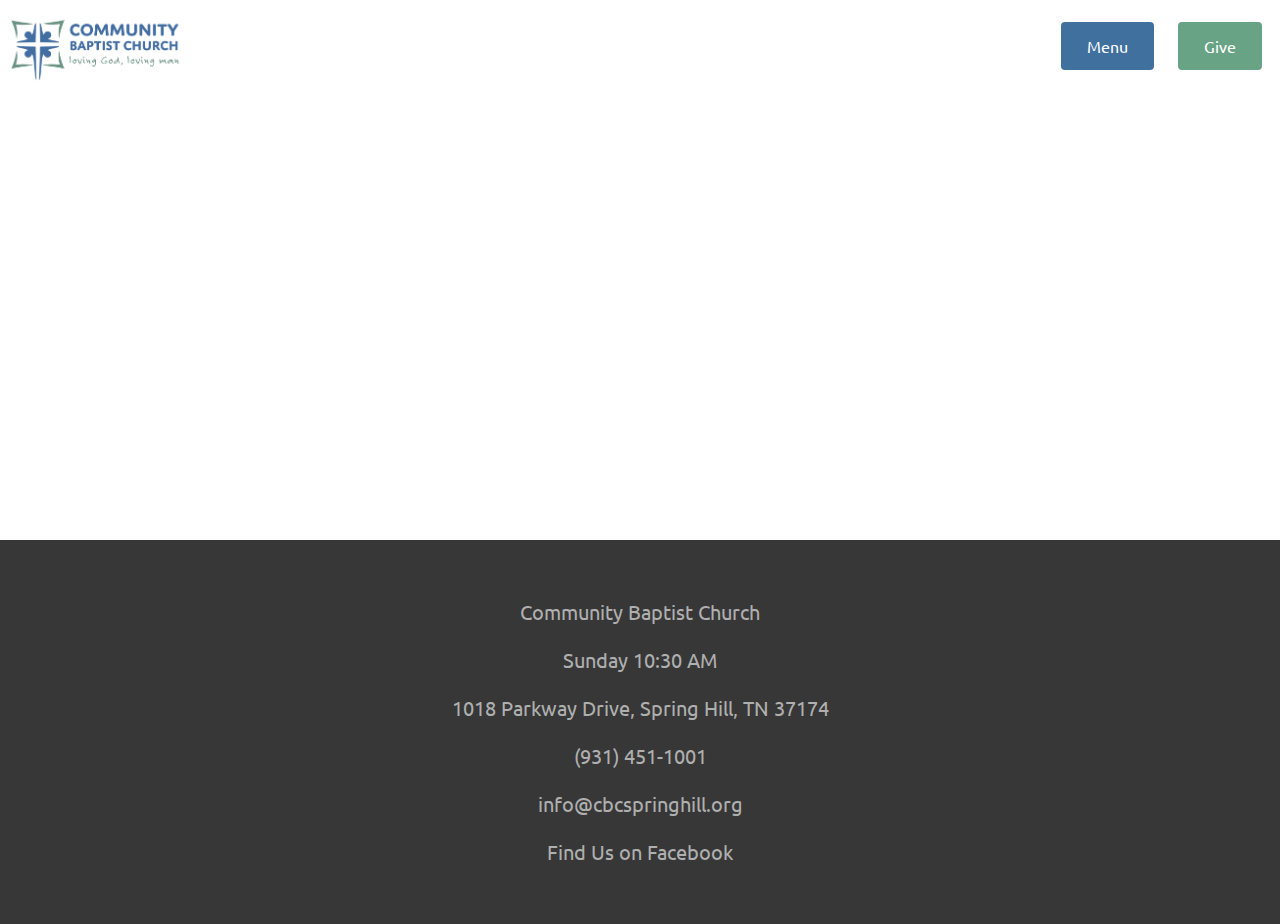
<file: ministries/index.html>
<!doctype html>
<html>
  <head>
    <!-- Global site tag (gtag.js) - Google Analytics -->
<script async src="https://www.googletagmanager.com/gtag/js?id=UA-127800870-1"></script>
<script>
  window.dataLayer = window.dataLayer || [];
  function gtag(){dataLayer.push(arguments);}
  gtag('js', new Date());

  gtag('config', 'UA-127800870-1');
</script>

    <meta charset="utf-8">
    <meta name="viewport"
          content="width=device-width, initial-scale=1, shrink-to-fit=no">

    <link rel="icon" href="images/favicon.ico">
    <meta property="og:type" content="website" />
<meta property="og:title" content="Community Baptist Church" />
<meta property="og:url" content="http://www.cbcspringhill.org/" />
<meta property="og:description" content="Loving God; Loving Man" />
<meta property="og:image" content="/images/info_banner.jpg" />

    <title>CBC Spring Hill</title>

    <link href="https://fonts.googleapis.com/css?family=Ubuntu:400,500" rel="stylesheet">
    <link href="/stylesheets/site.css" rel="stylesheet" />
    
  </head>
  <body>
    <div class='Nav'>
  <div class='Nav-x' data-toggle-menu>
    
        <div class='icon icon--ei-close-o icon--m '>
          <svg class='icon__cnt'><use xlink:href='#ei-close-o-icon'/></svg>
        </div>
      
  </div>

  <div class='Nav-container'>

<a href="/" class="Nav-item Nav-button">          Home
</a><a href="/beliefs" class="Nav-item Nav-button">          Beliefs
</a><a href="/kids" class="Nav-item Nav-button">          For Kids
</a><a href="/events" class="Nav-item Nav-button">          Events
</a><a href="https://www.easytithe.com/dl/?uid=Comm1018487" class="Nav-item Nav-button">          Give
</a>  </div>
</div>

    <div class='Header'>  
  <div class='Header-home'>
<a href="/">      <img src="/images/cbc_logo_m.jpg" alt="Community Baptist Church" title="Community Baptist Church" class="Header-logo--mobile" />
      
      <img src="/images/cbc_logo_color.png" alt="Community Baptist Church" title="Community Baptist Church" class="Header-logo" />
</a>  </div>

  <div class='Header-buttonContainer'>
    <div class='Button Header-button' data-toggle-menu>
      Menu
    </div>

<a href="https://www.easytithe.com/dl/?uid=Comm1018487" class="Header-button Button Header-give">      Give
</a>  </div>
</div>

    <main>
      <div class='Hero ministries-Hero'>
  <div class='Hero-title'>
    Ministries
  </div>
</div>
    </main>

    <footer class='Footer'>
  <div class='Footer-container'>
    <div class='Footer-row'>
      Community Baptist Church
    </div>

    <div class='Footer-row'>
      Sunday 10:30 AM
    </div>

    <div class='Footer-row'>
      <a href="https://www.google.com/maps/dir/''/Community+Baptist+Church,+1018+Parkway+Dr,+Spring+Hill,+TN+37174" class="inline-link inline-link--light">1018 Parkway Drive, <span class='no-wrap'>Spring Hill, TN 37174</span></a>
    </div>

    <div class='Footer-row'>
      <a href="tel:9314511001" class="inline-link inline-link--light inline-link--mobile-only">(931) 451-1001</a>
    </div>

    <div class='Footer-row'>
      <a href="mailto:info@cbcspringhill.org" class="inline-link inline-link--light inline-link--mobile-only">info@cbcspringhill.org</a>
    </div>

    <div class='Footer-row'>
      <a href="https://www.facebook.com/Community-Baptist-Church-292995950711670/" class="inline-link inline-link--light">Find Us on Facebook</a>
    </div>
  </div>
</footer>

    <script src="/javascripts/site.js"></script>
    
    <svg xmlns="http://www.w3.org/2000/svg" xmlns:xlink="http://www.w3.org/1999/xlink" id="ei-sprite" style="display:none"><symbol id='ei-sc-youtube-icon' viewBox='0 0 50 50'><path d="M39.7 18.6s-.3-2.1-1.2-3c-1.1-1.2-2.4-1.2-3-1.3C31.3 14 25 14 25 14s-6.3 0-10.5.3c-.6.1-1.9.1-3 1.3-.9.9-1.2 3-1.2 3S10 21 10 23.4v2.2c0 2.4.3 4.9.3 4.9s.3 2.1 1.2 3c1.1 1.2 2.6 1.2 3.3 1.3 2.4.1 10.2.2 10.2.2s6.3 0 10.5-.3c.6-.1 1.9-.1 3-1.3.9-.9 1.2-3 1.2-3s.3-2.4.3-4.8v-2.2c0-2.4-.3-4.8-.3-4.8zm-17.8 9.8V20l8.1 4.2-8.1 4.2z"></path></symbol><symbol id='ei-camera-icon' viewBox='0 0 50 50'><path d="M39 38H11c-1.7 0-3-1.3-3-3V17c0-1.7 1.3-3 3-3h6c.2 0 .5-.2.6-.3l1.1-2.2c.4-.8 1.4-1.4 2.3-1.4h8c.9 0 1.9.6 2.3 1.4l1.1 2.2c.1.2.4.3.6.3h6c1.7 0 3 1.3 3 3v18c0 1.7-1.3 3-3 3zM11 16c-.6 0-1 .4-1 1v18c0 .6.4 1 1 1h28c.6 0 1-.4 1-1V17c0-.6-.4-1-1-1h-6c-.9 0-1.9-.6-2.3-1.4l-1.1-2.2c-.1-.2-.4-.4-.6-.4h-8c-.2 0-.5.2-.6.3l-1.1 2.2c-.4.9-1.4 1.5-2.3 1.5h-6z"></path><path d="M25 34c-5 0-9-4-9-9s4-9 9-9 9 4 9 9-4 9-9 9zm0-16c-3.9 0-7 3.1-7 7s3.1 7 7 7 7-3.1 7-7-3.1-7-7-7z"></path><circle cx="35" cy="18" r="1"></circle><path d="M12 12h4v1h-4z"></path><path d="M25 21v-1c-2.8 0-5 2.2-5 5h1c0-2.2 1.8-4 4-4z"></path></symbol><symbol id='ei-sc-skype-icon' viewBox='0 0 50 50'><path d="M38 27.3c.1-.8.2-1.6.2-2.4 0-1.8-.3-3.5-1-5.1-.7-1.6-1.6-3-2.8-4.2-1.2-1.2-2.6-2.2-4.2-2.8-1.6-.7-3.4-1-5.1-1-.8 0-1.7.1-2.5.2-1.1-.6-2.4-.9-3.7-.9-2.1 0-4.1.8-5.5 2.3-1.5 1.5-2.3 3.4-2.3 5.5 0 1.3.3 2.6 1 3.8-.1.7-.2 1.5-.2 2.3 0 1.8.3 3.5 1 5.1.7 1.6 1.6 3 2.8 4.2 1.2 1.2 2.6 2.2 4.2 2.8 1.6.7 3.4 1 5.1 1 .8 0 1.6-.1 2.3-.2 1.2.7 2.5 1 3.9 1 2.1 0 4.1-.8 5.5-2.3 1.5-1.5 2.3-3.4 2.3-5.5 0-1.3-.3-2.6-1-3.8zM25.1 33c-4.7 0-6.8-2.3-6.8-4 0-.9.7-1.5 1.6-1.5 2 0 1.5 2.9 5.2 2.9 1.9 0 3-1 3-2.1 0-.6-.3-1.4-1.6-1.7l-4.2-1c-3.4-.8-4-2.7-4-4.4 0-3.6 3.3-4.9 6.5-4.9 2.9 0 6.3 1.6 6.3 3.7 0 .9-.8 1.4-1.7 1.4-1.7 0-1.4-2.4-4.9-2.4-1.7 0-2.7.8-2.7 1.9 0 1.1 1.4 1.5 2.5 1.7l3.1.7c3.4.8 4.2 2.7 4.2 4.6.1 2.9-2.1 5.1-6.5 5.1z"></path></symbol><symbol id='ei-sc-odnoklassniki-icon' viewBox='0 0 50 50'><path d="M25 26c-4.4 0-8-3.6-8-8s3.6-8 8-8 8 3.6 8 8-3.6 8-8 8zm0-12.2c-2.3 0-4.2 1.9-4.2 4.2s1.9 4.2 4.2 4.2 4.2-1.9 4.2-4.2-1.9-4.2-4.2-4.2z"></path><path d="M33.6 26.8c-.7-.9-1.9-1-2.8-.4 0 0-2.2 1.6-5.8 1.6-3.6 0-5.8-1.6-5.8-1.6-.9-.7-2.1-.5-2.8.4-.7.9-.5 2.1.4 2.8.1.1 2.2 1.7 5.7 2.2l-5.3 5.4c-.8.8-.8 2.1 0 2.8.4.4.9.6 1.4.6.5 0 1-.2 1.4-.6l5-5.1 5 5.1c.4.4.9.6 1.4.6.5 0 1-.2 1.4-.6.8-.8.8-2 0-2.8l-5.3-5.4c3.5-.6 5.6-2.2 5.7-2.2.9-.7 1.1-2 .4-2.8z"></path></symbol><symbol id='ei-navicon-icon' viewBox='0 0 50 50'><path d="M10 12h30v4H10z"></path><path d="M10 22h30v4H10z"></path><path d="M10 32h30v4H10z"></path></symbol><symbol id='ei-redo-icon' viewBox='0 0 50 50'><path d="M25 38c-7.2 0-13-5.8-13-13s5.8-13 13-13c5.4 0 10.1 3.4 11.9 8.7l-1.9.7c-1.5-4.6-5.4-7.4-10-7.4-6.1 0-11 4.9-11 11s4.9 11 11 11c4.3 0 8.2-2.5 10-6.4l1.8.8C34.7 35 30.1 38 25 38z"></path><path d="M38 22h-8v-2h6v-6h2z"></path></symbol><symbol id='ei-chevron-down-icon' viewBox='0 0 50 50'><path d="M25 32.4l-9.7-9.7 1.4-1.4 8.3 8.3 8.3-8.3 1.4 1.4z"></path></symbol><symbol id='ei-play-icon' viewBox='0 0 50 50'><path d="M25 42c-9.4 0-17-7.6-17-17S15.6 8 25 8s17 7.6 17 17-7.6 17-17 17zm0-32c-8.3 0-15 6.7-15 15s6.7 15 15 15 15-6.7 15-15-6.7-15-15-15z"></path><path d="M20 33.7V16.3L35 25l-15 8.7zm2-14v10.5l9-5.3-9-5.2z"></path></symbol><symbol id='ei-pointer-icon' viewBox='0 0 50 50'><path d="M33 38H21c-.6 0-1-.4-1-1 0-1.5-.7-2.4-1.8-3.8-.6-.7-1.3-1.6-2-2.7-1.9-3-3.6-6.6-4-7.9-.4-1.3-.1-2.2.3-2.7.4-.6 1.2-.9 2.1-.9 1.2 0 2.4 1 3.5 2.3V11c0-1.7 1.3-3 3-3s3 1.3 3 3v4.2c.3-.1.6-.2 1-.2 1.1 0 2 .6 2.5 1.4.4-.3.9-.4 1.4-.4 1.4 0 2.5.9 2.9 2.2.3-.1.7-.2 1.1-.2 1.7 0 3 1.3 3 3v3c0 2.6-.5 4.7-1 6.7s-1 3.9-1 6.3c0 .6-.4 1-1 1zm-11.1-2H32c.1-2.2.6-4 1-5.8.5-2 1-3.9 1-6.2v-3c0-.6-.4-1-1-1s-1 .4-1 1v1c0 .6-.4 1-1 1s-1-.4-1-1v-3c0-.6-.4-1-1-1s-1 .4-1 1v2c0 .6-.4 1-1 1s-1-.4-1-1v-3c0-.6-.4-1-1-1s-1 .4-1 1v2c0 .6-.4 1-1 1s-1-.4-1-1v-9c0-.6-.4-1-1-1s-1 .4-1 1v15c0 .6-.4 1-1 1s-1-.4-1-1v-.8c-.9-2.3-2.8-4.2-3.5-4.2-.2 0-.4 0-.5.1-.1.1-.1.4 0 .9.3 1.1 1.8 4.3 3.8 7.5.6 1 1.2 1.7 1.8 2.5 1.1 1.2 2.1 2.3 2.3 4z"></path></symbol><symbol id='ei-sc-telegram-icon' viewBox='0 0 50 50'><path d="M37.1 13L9.4 24c-.9.3-.8 1.6.1 1.9l7 2.2 2.8 8.8c.2.7 1.1.9 1.6.4l4.1-3.8 7.8 5.7c.6.4 1.4.1 1.6-.6l5.4-23.2c.3-1.7-1.2-3-2.7-2.4zM20.9 29.8L20 35l-2-7.2L37.5 15 20.9 29.8z"></path></symbol><symbol id='ei-spinner-3-icon' viewBox='0 0 50 50'><path d="M41.9 23.9c-.3-6.1-4-11.8-9.5-14.4-6-2.7-13.3-1.6-18.3 2.6-4.8 4-7 10.5-5.6 16.6 1.3 6 6 10.9 11.9 12.5 7.1 2 13.6-1.4 17.6-7.2-3.6 4.8-9.1 8-15.2 6.9-6.1-1.1-11.1-5.7-12.5-11.7-1.5-6.4 1.5-13.1 7.2-16.4 5.9-3.4 14.2-2.1 18.1 3.7 1 1.4 1.7 3.1 2 4.8.3 1.4.2 2.9.4 4.3.2 1.3 1.3 3 2.8 2.1 1.3-.8 1.2-2.5 1.1-3.8 0-.4.1.7 0 0z"></path></symbol><symbol id='ei-star-icon' viewBox='0 0 50 50'><path d="M15.2 40.6c-.2 0-.4-.1-.6-.2-.4-.3-.5-.7-.4-1.1l3.9-12-10.2-7.5c-.4-.3-.5-.7-.4-1.1s.5-.7 1-.7h12.7L25 5.9c.1-.4.5-.7 1-.7s.8.3 1 .7L30.9 18h12.7c.4 0 .8.2 1 .6s0 .9-.4 1.1L34 27.1l3.9 12c.1.4 0 .9-.4 1.1s-.8.3-1.2 0L26 33l-10.2 7.4c-.2.1-.4.2-.6.2zM26 30.7c.2 0 .4.1.6.2l8.3 6.1-3.2-9.8c-.1-.4 0-.9.4-1.1l8.3-6.1H30.1c-.4 0-.8-.3-1-.7L26 9.5l-3.2 9.8c-.1.4-.5.7-1 .7H11.5l8.3 6.1c.4.3.5.7.4 1.1L17.1 37l8.3-6.1c.2-.1.4-.2.6-.2z"></path></symbol><symbol id='ei-unlock-icon' viewBox='0 0 50 50'><path d="M18 23h-2v-4c0-5 4-9 9-9 4.5 0 8.4 3.4 8.9 7.9l-2 .2c-.4-3.5-3.4-6.1-6.9-6.1-3.9 0-7 3.1-7 7v4z"></path><path d="M33 40H17c-1.7 0-3-1.3-3-3V25c0-1.7 1.3-3 3-3h16c1.7 0 3 1.3 3 3v12c0 1.7-1.3 3-3 3zM17 24c-.6 0-1 .4-1 1v12c0 .6.4 1 1 1h16c.6 0 1-.4 1-1V25c0-.6-.4-1-1-1H17z"></path><circle cx="25" cy="28" r="2"></circle><path d="M25.5 28h-1l-1 6h3z"></path></symbol><symbol id='ei-pencil-icon' viewBox='0 0 50 50'><path d="M9.6 40.4l2.5-9.9L27 15.6l7.4 7.4-14.9 14.9-9.9 2.5zm4.3-8.9l-1.5 6.1 6.1-1.5L31.6 23 27 18.4 13.9 31.5z"></path><path d="M17.8 37.3c-.6-2.5-2.6-4.5-5.1-5.1l.5-1.9c3.2.8 5.7 3.3 6.5 6.5l-1.9.5z"></path><path d="M29.298 19.287l1.414 1.414-13.01 13.02-1.414-1.41z"></path><path d="M11 39l2.9-.7c-.3-1.1-1.1-1.9-2.2-2.2L11 39z"></path><path d="M35 22.4L27.6 15l3-3 .5.1c3.6.5 6.4 3.3 6.9 6.9l.1.5-3.1 2.9zM30.4 15l4.6 4.6.9-.9c-.5-2.3-2.3-4.1-4.6-4.6l-.9.9z"></path></symbol><symbol id='ei-sc-instagram-icon' viewBox='0 0 50 50'><path d="M25 12c-3.53 0-3.973.015-5.36.078-1.384.063-2.329.283-3.156.604a6.372 6.372 0 0 0-2.302 1.5 6.372 6.372 0 0 0-1.5 2.303c-.321.826-.54 1.771-.604 3.155C12.015 21.027 12 21.47 12 25c0 3.53.015 3.973.078 5.36.063 1.384.283 2.329.604 3.155.333.855.777 1.58 1.5 2.303a6.372 6.372 0 0 0 2.302 1.5c.827.32 1.772.54 3.156.604 1.387.063 1.83.078 5.36.078 3.53 0 3.973-.015 5.36-.078 1.384-.063 2.329-.283 3.155-.604a6.371 6.371 0 0 0 2.303-1.5 6.372 6.372 0 0 0 1.5-2.303c.32-.826.54-1.771.604-3.155.063-1.387.078-1.83.078-5.36 0-3.53-.015-3.973-.078-5.36-.063-1.384-.283-2.329-.605-3.155a6.372 6.372 0 0 0-1.499-2.303 6.371 6.371 0 0 0-2.303-1.5c-.826-.32-1.771-.54-3.155-.604C28.973 12.015 28.53 12 25 12m0 2.342c3.471 0 3.882.014 5.253.076 1.267.058 1.956.27 2.414.448.607.236 1.04.517 1.495.972.455.455.736.888.972 1.495.178.458.39 1.146.448 2.414.062 1.37.076 1.782.076 5.253s-.014 3.882-.076 5.253c-.058 1.268-.27 1.956-.448 2.414a4.028 4.028 0 0 1-.972 1.495 4.027 4.027 0 0 1-1.495.972c-.458.178-1.147.39-2.414.448-1.37.062-1.782.076-5.253.076s-3.883-.014-5.253-.076c-1.268-.058-1.956-.27-2.414-.448a4.027 4.027 0 0 1-1.495-.972 4.03 4.03 0 0 1-.972-1.495c-.178-.458-.39-1.146-.448-2.414-.062-1.37-.076-1.782-.076-5.253s.014-3.882.076-5.253c.058-1.268.27-1.956.448-2.414.236-.607.517-1.04.972-1.495a4.028 4.028 0 0 1 1.495-.972c.458-.178 1.146-.39 2.414-.448 1.37-.062 1.782-.076 5.253-.076"></path><path d="M25 18a7 7 0 1 0 0 14 7 7 0 0 0 0-14m0 11.5a4.5 4.5 0 1 1 0-9 4.5 4.5 0 0 1 0 9m8.7-11.4a1.6 1.6 0 1 1-3.2 0 1.6 1.6 0 0 1 3.2 0"></path></symbol><symbol id='ei-spinner-2-icon' viewBox='0 0 50 50'><circle cx="25" cy="10" r="2"></circle><circle opacity=".3" cx="25" cy="40" r="2"></circle><circle opacity=".3" cx="32.5" cy="12" r="2"></circle><circle opacity=".3" cx="17.5" cy="38" r="2"></circle><circle opacity=".93" cx="17.5" cy="12" r="2"></circle><circle opacity=".3" cx="32.5" cy="38" r="2"></circle><circle opacity=".65" cx="10" cy="25" r="2"></circle><circle opacity=".3" cx="40" cy="25" r="2"></circle><circle opacity=".86" cx="12" cy="17.5" r="2"></circle><circle opacity=".3" cx="38" cy="32.5" r="2"></circle><circle opacity=".44" cx="12" cy="32.5" r="2"></circle><circle opacity=".3" cx="38" cy="17.5" r="2"></circle></symbol><symbol id='ei-paperclip-icon' viewBox='0 0 50 50'><path d="M13.8 39.6c-1.5 0-3.1-.6-4.2-1.8-2.3-2.3-2.3-6.1 0-8.5l17-17c3.1-3.1 8.2-3.1 11.3 0 3.1 3.1 3.1 8.2 0 11.3L25.1 36.4 23.7 35l12.7-12.7c2.3-2.3 2.3-6.1 0-8.5-2.3-2.3-6.1-2.3-8.5 0l-17 17c-.8.8-1.2 1.8-1.2 2.8 0 1.1.4 2.1 1.2 2.8 1.6 1.6 4.1 1.6 5.7 0l12.7-12.7c.8-.8.8-2 0-2.8-.8-.8-2-.8-2.8 0L18 29.3l-1.4-1.4 8.5-8.5c1.6-1.6 4.1-1.6 5.7 0 1.6 1.6 1.6 4.1 0 5.7L18 37.8c-1.1 1.2-2.7 1.8-4.2 1.8z"></path></symbol><symbol id='ei-tag-icon' viewBox='0 0 50 50'><path d="M22 40.1c-.9 0-1.7-.3-2.3-.9l-8.9-8.9c-1.2-1.2-1.2-3.3 0-4.5l11.9-11.9c1-1 3-1.8 4.5-1.8h7.6c1.8 0 3.2 1.4 3.2 3.2v7.6c0 1.5-.8 3.4-1.8 4.5L24.3 39.2c-.6.6-1.4.9-2.3.9zM27.2 14c-1 0-2.4.6-3 1.3L12.3 27.2c-.5.5-.5 1.2 0 1.7l8.9 8.9c.5.4 1.2.4 1.7 0l11.9-11.9c.7-.7 1.3-2.1 1.3-3v-7.6c0-.7-.5-1.2-1.2-1.2h-7.7z"></path><path d="M30 24c-2.2 0-4-1.8-4-4s1.8-4 4-4 4 1.8 4 4-1.8 4-4 4zm0-6c-1.1 0-2 .9-2 2s.9 2 2 2 2-.9 2-2-.9-2-2-2z"></path></symbol><symbol id='ei-chart-icon' viewBox='0 0 50 50'><path d="M18 36h-2V26h-4v10h-2V24h8z"></path><path d="M28 36h-2V20h-4v16h-2V18h8z"></path><path d="M38 36h-2V14h-4v22h-2V12h8z"></path><path d="M8 36h32v2H8z"></path></symbol><symbol id='ei-credit-card-icon' viewBox='0 0 50 50'><path d="M39 38H11c-1.7 0-3-1.3-3-3V15c0-1.7 1.3-3 3-3h28c1.7 0 3 1.3 3 3v20c0 1.7-1.3 3-3 3zM11 14c-.6 0-1 .4-1 1v20c0 .6.4 1 1 1h28c.6 0 1-.4 1-1V15c0-.6-.4-1-1-1H11z"></path><path d="M9 16h32v6H9z"></path><path d="M12 26h1v2h-1z"></path><path d="M14 26h1v2h-1z"></path><path d="M16 26h1v2h-1z"></path><path d="M19 26h1v2h-1z"></path><path d="M21 26h1v2h-1z"></path><path d="M23 26h1v2h-1z"></path><path d="M26 26h1v2h-1z"></path><path d="M28 26h1v2h-1z"></path><path d="M30 26h1v2h-1z"></path><path d="M33 26h1v2h-1z"></path><path d="M35 26h1v2h-1z"></path><path d="M37 26h1v2h-1z"></path></symbol><symbol id='ei-sc-tumblr-icon' viewBox='0 0 50 50'><path d="M30.9 32.4c-.5.2-1.5.5-2.3.5-2.2.1-2.7-1.6-2.7-2.8v-8.7h5.6v-4.2H26V10h-4.1c-.1 0-.2.1-.2.2-.2 2.2-1.3 6-5.5 7.5v3.6H19v9.1c0 3.1 2.3 7.6 8.4 7.5 2.1 0 4.3-.9 4.8-1.6l-1.3-3.9z"></path></symbol><symbol id='ei-sc-soundcloud-icon' viewBox='0 0 50 50'><path d="M40 24h-.2c-.9-4.6-5-8-9.8-8-3.1 0-5.9 1.4-7.7 3.7-.2.3-.3.6-.3 1.2l-.4 9.1.4 5.5c0 .3.3.5.5.5H40c3.3 0 6-2.7 6-6s-2.7-6-6-6z"></path><path d="M18.9 20c-.3 0-.5.2-.5.5l-.8 9v1l.8 5c0 .3.3.5.6.5h.2c.3 0 .5-.2.6-.5l.8-5c0-.3.1-.7 0-1l-.8-9c0-.3-.3-.5-.5-.5h-.4z"></path><path d="M14.9 21c-.3 0-.5.2-.5.5l-.8 8v1l.8 5c0 .3.3.5.6.5h.2c.3 0 .5-.2.6-.5l.8-5c0-.3.1-.7 0-1l-.8-8c0-.3-.3-.5-.5-.5h-.4z"></path><path d="M11 24c-.3 0-.5.2-.6.5l-.8 5v1l.8 5c0 .3.3.5.6.5s.5-.2.6-.5l.8-5v-1l-.8-5c-.1-.3-.3-.5-.6-.5z"></path><path d="M7 23c-.3 0-.5.2-.6.5l-.9 6v1l.8 5c.2.3.4.5.7.5.3 0 .5-.2.6-.5l.8-5c0-.3.1-.7 0-1l-.9-6c0-.3-.2-.5-.5-.5z"></path><path d="M3.3 26c-.3 0-.5.2-.6.5l-.6 3c-.1.3-.1.7 0 1l.6 4c.1.3.3.5.6.5s.5-.2.6-.5l.6-4v-1l-.6-3c-.1-.3-.3-.5-.6-.5z"></path></symbol><symbol id='ei-chevron-up-icon' viewBox='0 0 50 50'><path d="M33.3 28.7L25 20.4l-8.3 8.3-1.4-1.4 9.7-9.7 9.7 9.7z"></path></symbol><symbol id='ei-arrow-up-icon' viewBox='0 0 50 50'><path d="M25 42c-9.4 0-17-7.6-17-17S15.6 8 25 8s17 7.6 17 17-7.6 17-17 17zm0-32c-8.3 0-15 6.7-15 15s6.7 15 15 15 15-6.7 15-15-6.7-15-15-15z"></path><path d="M33.3 26.7L25 18.4l-8.3 8.3-1.4-1.4 9.7-9.7 9.7 9.7z"></path><path d="M24 17h2v17h-2z"></path></symbol><symbol id='ei-calendar-icon' viewBox='0 0 50 50'><path d="M37 38H13c-1.7 0-3-1.3-3-3V13c0-1.7 1.1-3 2.5-3H14v2h-1.5c-.2 0-.5.4-.5 1v22c0 .6.4 1 1 1h24c.6 0 1-.4 1-1V13c0-.6-.3-1-.5-1H36v-2h1.5c1.4 0 2.5 1.3 2.5 3v22c0 1.7-1.3 3-3 3z"></path><path d="M17 14c-.6 0-1-.4-1-1V9c0-.6.4-1 1-1s1 .4 1 1v4c0 .6-.4 1-1 1z"></path><path d="M33 14c-.6 0-1-.4-1-1V9c0-.6.4-1 1-1s1 .4 1 1v4c0 .6-.4 1-1 1z"></path><path d="M20 10h10v2H20z"></path><path d="M12 16h26v2H12z"></path><path d="M34 20h2v2h-2z"></path><path d="M30 20h2v2h-2z"></path><path d="M26 20h2v2h-2z"></path><path d="M22 20h2v2h-2z"></path><path d="M18 20h2v2h-2z"></path><path d="M34 24h2v2h-2z"></path><path d="M30 24h2v2h-2z"></path><path d="M26 24h2v2h-2z"></path><path d="M22 24h2v2h-2z"></path><path d="M18 24h2v2h-2z"></path><path d="M14 24h2v2h-2z"></path><path d="M34 28h2v2h-2z"></path><path d="M30 28h2v2h-2z"></path><path d="M26 28h2v2h-2z"></path><path d="M22 28h2v2h-2z"></path><path d="M18 28h2v2h-2z"></path><path d="M14 28h2v2h-2z"></path><path d="M30 32h2v2h-2z"></path><path d="M26 32h2v2h-2z"></path><path d="M22 32h2v2h-2z"></path><path d="M18 32h2v2h-2z"></path><path d="M14 32h2v2h-2z"></path></symbol><symbol id='ei-location-icon' viewBox='0 0 50 50'><path d="M25 42.5l-.8-.9C23.7 41.1 12 27.3 12 19c0-7.2 5.8-13 13-13s13 5.8 13 13c0 8.3-11.7 22.1-12.2 22.7l-.8.8zM25 8c-6.1 0-11 4.9-11 11 0 6.4 8.4 17.2 11 20.4 2.6-3.2 11-14 11-20.4 0-6.1-4.9-11-11-11z"></path><path d="M25 24c-2.8 0-5-2.2-5-5s2.2-5 5-5 5 2.2 5 5-2.2 5-5 5zm0-8c-1.7 0-3 1.3-3 3s1.3 3 3 3 3-1.3 3-3-1.3-3-3-3z"></path></symbol><symbol id='ei-archive-icon' viewBox='0 0 50 50'><path d="M42 20h-2v-5c0-.6-.4-1-1-1H11c-.6 0-1 .4-1 1v5H8v-5c0-1.7 1.3-3 3-3h28c1.7 0 3 1.3 3 3v5z"></path><path d="M37 40H13c-1.7 0-3-1.3-3-3V20h2v17c0 .6.4 1 1 1h24c.6 0 1-.4 1-1V20h2v17c0 1.7-1.3 3-3 3z"></path><path d="M29 26h-8c-.6 0-1-.4-1-1s.4-1 1-1h8c.6 0 1 .4 1 1s-.4 1-1 1z"></path><path d="M8 18h34v2H8z"></path></symbol><symbol id='ei-undo-icon' viewBox='0 0 50 50'><path d="M25 38c-5.1 0-9.7-3-11.8-7.6l1.8-.8c1.8 3.9 5.7 6.4 10 6.4 6.1 0 11-4.9 11-11s-4.9-11-11-11c-4.6 0-8.5 2.8-10.1 7.3l-1.9-.7c1.9-5.2 6.6-8.6 12-8.6 7.2 0 13 5.8 13 13s-5.8 13-13 13z"></path><path d="M20 22h-8v-8h2v6h6z"></path></symbol><symbol id='ei-check-icon' viewBox='0 0 50 50'><path d="M25 42c-9.4 0-17-7.6-17-17S15.6 8 25 8s17 7.6 17 17-7.6 17-17 17zm0-32c-8.3 0-15 6.7-15 15s6.7 15 15 15 15-6.7 15-15-6.7-15-15-15z"></path><path d="M23 32.4l-8.7-8.7 1.4-1.4 7.3 7.3 11.3-11.3 1.4 1.4z"></path></symbol><symbol id='ei-sc-github-icon' viewBox='0 0 50 50'><path fill-rule="evenodd" clip-rule="evenodd" d="M25 10c-8.3 0-15 6.7-15 15 0 6.6 4.3 12.2 10.3 14.2.8.1 1-.3 1-.7v-2.6c-4.2.9-5.1-2-5.1-2-.7-1.7-1.7-2.2-1.7-2.2-1.4-.9.1-.9.1-.9 1.5.1 2.3 1.5 2.3 1.5 1.3 2.3 3.5 1.6 4.4 1.2.1-1 .5-1.6 1-2-3.3-.4-6.8-1.7-6.8-7.4 0-1.6.6-3 1.5-4-.2-.4-.7-1.9.1-4 0 0 1.3-.4 4.1 1.5 1.2-.3 2.5-.5 3.8-.5 1.3 0 2.6.2 3.8.5 2.9-1.9 4.1-1.5 4.1-1.5.8 2.1.3 3.6.1 4 1 1 1.5 2.4 1.5 4 0 5.8-3.5 7-6.8 7.4.5.5 1 1.4 1 2.8v4.1c0 .4.3.9 1 .7 6-2 10.2-7.6 10.2-14.2C40 16.7 33.3 10 25 10z"></path></symbol><symbol id='ei-sc-twitter-icon' viewBox='0 0 50 50'><path d="M39.2 16.8c-1.1.5-2.2.8-3.5 1 1.2-.8 2.2-1.9 2.7-3.3-1.2.7-2.5 1.2-3.8 1.5-1.1-1.2-2.7-1.9-4.4-1.9-3.3 0-6.1 2.7-6.1 6.1 0 .5.1.9.2 1.4-5-.2-9.5-2.7-12.5-6.3-.5.7-.8 1.7-.8 2.8 0 2.1 1.1 4 2.7 5-1 0-1.9-.3-2.7-.8v.1c0 2.9 2.1 5.4 4.9 5.9-.5.1-1 .2-1.6.2-.4 0-.8 0-1.1-.1.8 2.4 3 4.2 5.7 4.2-2.1 1.6-4.7 2.6-7.5 2.6-.5 0-1 0-1.4-.1 2.4 1.9 5.6 2.9 9 2.9 11.1 0 17.2-9.2 17.2-17.2V20c1.2-.9 2.2-1.9 3-3.2z"></path></symbol><symbol id='ei-arrow-down-icon' viewBox='0 0 50 50'><path d="M25 42c-9.4 0-17-7.6-17-17S15.6 8 25 8s17 7.6 17 17-7.6 17-17 17zm0-32c-8.3 0-15 6.7-15 15s6.7 15 15 15 15-6.7 15-15-6.7-15-15-15z"></path><path d="M25 34.4l-9.7-9.7 1.4-1.4 8.3 8.3 8.3-8.3 1.4 1.4z"></path><path d="M24 16h2v17h-2z"></path></symbol><symbol id='ei-exclamation-icon' viewBox='0 0 50 50'><path d="M25 42c-9.4 0-17-7.6-17-17S15.6 8 25 8s17 7.6 17 17-7.6 17-17 17zm0-32c-8.3 0-15 6.7-15 15s6.7 15 15 15 15-6.7 15-15-6.7-15-15-15z"></path><path d="M24 32h2v2h-2z"></path><path d="M25.6 30h-1.2l-.4-8v-6h2v6z"></path></symbol><symbol id='ei-chevron-right-icon' viewBox='0 0 50 50'><path d="M22.7 34.7l-1.4-1.4 8.3-8.3-8.3-8.3 1.4-1.4 9.7 9.7z"></path></symbol><symbol id='ei-share-google-icon' viewBox='0 0 50 50'><path d="M15 30c-2.8 0-5-2.2-5-5s2.2-5 5-5 5 2.2 5 5-2.2 5-5 5zm0-8c-1.7 0-3 1.3-3 3s1.3 3 3 3 3-1.3 3-3-1.3-3-3-3z"></path><path d="M35 20c-2.8 0-5-2.2-5-5s2.2-5 5-5 5 2.2 5 5-2.2 5-5 5zm0-8c-1.7 0-3 1.3-3 3s1.3 3 3 3 3-1.3 3-3-1.3-3-3-3z"></path><path d="M35 40c-2.8 0-5-2.2-5-5s2.2-5 5-5 5 2.2 5 5-2.2 5-5 5zm0-8c-1.7 0-3 1.3-3 3s1.3 3 3 3 3-1.3 3-3-1.3-3-3-3z"></path><path d="M19.007 25.885l12.88 6.44-.895 1.788-12.88-6.44z"></path><path d="M30.993 15.885l.894 1.79-12.88 6.438-.894-1.79z"></path></symbol><symbol id='ei-trash-icon' viewBox='0 0 50 50'><path d="M20 18h2v16h-2z"></path><path d="M24 18h2v16h-2z"></path><path d="M28 18h2v16h-2z"></path><path d="M12 12h26v2H12z"></path><path d="M30 12h-2v-1c0-.6-.4-1-1-1h-4c-.6 0-1 .4-1 1v1h-2v-1c0-1.7 1.3-3 3-3h4c1.7 0 3 1.3 3 3v1z"></path><path d="M31 40H19c-1.6 0-3-1.3-3.2-2.9l-1.8-24 2-.2 1.8 24c0 .6.6 1.1 1.2 1.1h12c.6 0 1.1-.5 1.2-1.1l1.8-24 2 .2-1.8 24C34 38.7 32.6 40 31 40z"></path></symbol><symbol id='ei-refresh-icon' viewBox='0 0 50 50'><path d="M25 38c-7.2 0-13-5.8-13-13 0-3.2 1.2-6.2 3.3-8.6l1.5 1.3C15 19.7 14 22.3 14 25c0 6.1 4.9 11 11 11 1.6 0 3.1-.3 4.6-1l.8 1.8c-1.7.8-3.5 1.2-5.4 1.2z"></path><path d="M34.7 33.7l-1.5-1.3c1.8-2 2.8-4.6 2.8-7.3 0-6.1-4.9-11-11-11-1.6 0-3.1.3-4.6 1l-.8-1.8c1.7-.8 3.5-1.2 5.4-1.2 7.2 0 13 5.8 13 13 0 3.1-1.2 6.2-3.3 8.6z"></path><path d="M18 24h-2v-6h-6v-2h8z"></path><path d="M40 34h-8v-8h2v6h6z"></path></symbol><symbol id='ei-like-icon' viewBox='0 0 50 50'><path d="M40 23.2c0-2.1-1.7-3.2-4-3.2h-6.7c.5-1.8.7-3.5.7-5 0-5.8-1.6-7-3-7-.9 0-1.6.1-2.5.6-.3.2-.4.4-.5.7l-1 5.4c-1.1 2.8-3.8 5.3-6 7V36c.8 0 1.6.4 2.6.9 1.1.5 2.2 1.1 3.4 1.1h9.5c2 0 3.5-1.6 3.5-3 0-.3 0-.5-.1-.7 1.2-.5 2.1-1.5 2.1-2.8 0-.6-.1-1.1-.3-1.6.8-.5 1.5-1.4 1.5-2.4 0-.6-.3-1.2-.6-1.7.8-.6 1.4-1.6 1.4-2.6zm-2.1 0c0 1.3-1.3 1.4-1.5 2-.2.7.8.9.8 2.1 0 1.2-1.5 1.2-1.7 1.9-.2.8.5 1 .5 2.2v.2c-.2 1-1.7 1.1-2 1.5-.3.5 0 .7 0 1.8 0 .6-.7 1-1.5 1H23c-.8 0-1.6-.4-2.6-.9-.8-.4-1.6-.8-2.4-1V23.5c2.5-1.9 5.7-4.7 6.9-8.2v-.2l.9-5c.4-.1.7-.1 1.2-.1.2 0 1 1.2 1 5 0 1.5-.3 3.1-.8 5H27c-.6 0-1 .4-1 1s.4 1 1 1h9c1 0 1.9.5 1.9 1.2z"></path><path d="M16 38h-6c-1.1 0-2-.9-2-2V22c0-1.1.9-2 2-2h6c1.1 0 2 .9 2 2v14c0 1.1-.9 2-2 2zm-6-16v14h6V22h-6z"></path></symbol><symbol id='ei-close-o-icon' viewBox='0 0 50 50'><path d="M25 42c-9.4 0-17-7.6-17-17S15.6 8 25 8s17 7.6 17 17-7.6 17-17 17zm0-32c-8.3 0-15 6.7-15 15s6.7 15 15 15 15-6.7 15-15-6.7-15-15-15z"></path><path d="M32.283 16.302l1.414 1.415-15.98 15.98-1.414-1.414z"></path><path d="M17.717 16.302l15.98 15.98-1.414 1.415-15.98-15.98z"></path></symbol><symbol id='ei-sc-vk-icon' viewBox='0 0 50 50'><path fill-rule="evenodd" clip-rule="evenodd" d="M25.1 35.9h2s.6-.1.9-.4c.3-.3.3-.9.3-.9s0-2.6 1.2-3c1.2-.4 2.8 2.6 4.4 3.7 1.2.9 2.1.7 2.1.7l4.4-.1s2.3-.1 1.2-2c-.1-.1-.6-1.3-3.3-3.8-2.8-2.6-2.4-2.1.9-6.6 2-2.7 2.8-4.3 2.6-5.1-.2-.7-1.7-.5-1.7-.5h-5s-.4-.1-.6.1c-.3.2-.4.5-.4.5s-.8 2.1-1.8 3.9c-2.2 3.7-3.1 3.9-3.4 3.7-.8-.5-.6-2.2-.6-3.3 0-3.6.6-5.1-1.1-5.5-.5-.1-.9-.2-2.3-.2-1.8 0-3.3 0-4.1.4-.6.3-1 .9-.7.9.3 0 1.1.2 1.5.7.4.9.4 2.4.4 2.4s.3 4.3-.7 4.8c-.7.4-1.6-.4-3.6-3.8-1-1.7-1.8-3.7-1.8-3.7s-.1-.4-.4-.6c-.3-.2-.8-.3-.8-.3H10s-.7 0-1 .3c-.2.3 0 .8 0 .8s3.7 8.6 7.9 13c3.9 4.2 8.2 3.9 8.2 3.9z"></path></symbol><symbol id='ei-user-icon' viewBox='0 0 50 50'><path d="M25.1 42c-9.4 0-17-7.6-17-17s7.6-17 17-17 17 7.6 17 17-7.7 17-17 17zm0-32c-8.3 0-15 6.7-15 15s6.7 15 15 15 15-6.7 15-15-6.8-15-15-15z"></path><path d="M15.3 37.3l-1.8-.8c.5-1.2 2.1-1.9 3.8-2.7 1.7-.8 3.8-1.7 3.8-2.8v-1.5c-.6-.5-1.6-1.6-1.8-3.2-.5-.5-1.3-1.4-1.3-2.6 0-.7.3-1.3.5-1.7-.2-.8-.4-2.3-.4-3.5 0-3.9 2.7-6.5 7-6.5 1.2 0 2.7.3 3.5 1.2 1.9.4 3.5 2.6 3.5 5.3 0 1.7-.3 3.1-.5 3.8.2.3.4.8.4 1.4 0 1.3-.7 2.2-1.3 2.6-.2 1.6-1.1 2.6-1.7 3.1V31c0 .9 1.8 1.6 3.4 2.2 1.9.7 3.9 1.5 4.6 3.1l-1.9.7c-.3-.8-1.9-1.4-3.4-1.9-2.2-.8-4.7-1.7-4.7-4v-2.6l.5-.3s1.2-.8 1.2-2.4v-.7l.6-.3c.1 0 .6-.3.6-1.1 0-.2-.2-.5-.3-.6l-.4-.4.2-.5s.5-1.6.5-3.6c0-1.9-1.1-3.3-2-3.3h-.6l-.3-.5c0-.4-.7-.8-1.9-.8-3.1 0-5 1.7-5 4.5 0 1.3.5 3.5.5 3.5l.1.5-.4.5c-.1 0-.3.3-.3.7 0 .5.6 1.1.9 1.3l.4.3v.5c0 1.5 1.3 2.3 1.3 2.4l.5.3v2.6c0 2.4-2.6 3.6-5 4.6-1.1.4-2.6 1.1-2.8 1.6z"></path></symbol><symbol id='ei-search-icon' viewBox='0 0 50 50'><path d="M23 36c-7.2 0-13-5.8-13-13s5.8-13 13-13 13 5.8 13 13-5.8 13-13 13zm0-24c-6.1 0-11 4.9-11 11s4.9 11 11 11 11-4.9 11-11-4.9-11-11-11z"></path><path d="M32.682 31.267l8.98 8.98-1.414 1.414-8.98-8.98z"></path></symbol><symbol id='ei-sc-linkedin-icon' viewBox='0 0 50 50'><path d="M36.1 12H13.9c-1.1 0-1.9.8-1.9 1.9v22.2c0 1 .9 1.9 1.9 1.9h22.2c1.1 0 1.9-.8 1.9-1.9V13.9c0-1.1-.9-1.9-1.9-1.9zM20 34h-4V22h4v12zm-2-13.6c-1.3 0-2.4-1.1-2.4-2.4 0-1.3 1.1-2.4 2.4-2.4 1.3 0 2.4 1.1 2.4 2.4 0 1.3-1.1 2.4-2.4 2.4zM34 34h-4v-6c0-1.6-.4-3.2-2-3.2s-2 1.6-2 3.2v6h-4V22h4v1.4h.2c.5-1 1.8-1.8 3.3-1.8 3.7 0 4.5 2.4 4.5 5.4v7z"></path></symbol><symbol id='ei-sc-vimeo-icon' viewBox='0 0 50 50'><path d="M38 19.6c-.1 2.7-2 6.4-5.6 11.1-3.8 4.9-7 7.4-9.6 7.4-1.6 0-3-1.5-4.1-4.5-.7-2.7-1.5-5.5-2.2-8.2-.8-3-1.7-4.5-2.7-4.5-.2 0-.9.4-2.2 1.3l-1.3-1.7c1.4-1.2 2.7-2.4 4-3.6 1.8-1.6 3.2-2.4 4.1-2.5 2.2-.2 3.5 1.3 4 4.4.5 3.4.9 5.5 1.1 6.4.6 2.8 1.3 4.2 2.1 4.2.6 0 1.5-.9 2.6-2.8 1.2-1.8 1.8-3.2 1.9-4.2.2-1.6-.5-2.4-1.9-2.4-.7 0-1.3.2-2 .5 1.4-4.5 4-6.6 7.8-6.5 2.8.1 4.2 1.9 4 5.6z"></path></symbol><symbol id='ei-image-icon' viewBox='0 0 50 50'><path d="M39 38H11c-1.7 0-3-1.3-3-3V15c0-1.7 1.3-3 3-3h28c1.7 0 3 1.3 3 3v20c0 1.7-1.3 3-3 3zM11 14c-.6 0-1 .4-1 1v20c0 .6.4 1 1 1h28c.6 0 1-.4 1-1V15c0-.6-.4-1-1-1H11z"></path><path d="M30 24c-2.2 0-4-1.8-4-4s1.8-4 4-4 4 1.8 4 4-1.8 4-4 4zm0-6c-1.1 0-2 .9-2 2s.9 2 2 2 2-.9 2-2-.9-2-2-2z"></path><path d="M35.3 37.7L19 22.4 9.7 31l-1.4-1.4 10.7-10 17.7 16.7z"></path><path d="M40.4 32.7L35 28.3 30.5 32l-1.3-1.6 5.8-4.7 6.6 5.4z"></path></symbol><symbol id='ei-sc-google-plus-icon' viewBox='0 0 50 50'><path d="M18 23v4.8h7.9c-.3 2.1-2.4 6-7.9 6-4.8 0-8.7-4-8.7-8.8s3.9-8.8 8.7-8.8c2.7 0 4.5 1.2 5.6 2.2l3.8-3.7C24.9 12.4 21.8 11 18 11c-7.7 0-14 6.3-14 14s6.3 14 14 14c8.1 0 13.4-5.7 13.4-13.7 0-.9-.1-1.6-.2-2.3H18z"></path><path d="M48 23h-4v-4h-4v4h-4v4h4v4h4v-4h4z"></path></symbol><symbol id='ei-close-icon' viewBox='0 0 50 50'><path d="M37.304 11.282l1.414 1.414-26.022 26.02-1.414-1.413z"></path><path d="M12.696 11.282l26.022 26.02-1.414 1.415-26.022-26.02z"></path></symbol><symbol id='ei-arrow-left-icon' viewBox='0 0 50 50'><path d="M25 42c-9.4 0-17-7.6-17-17S15.6 8 25 8s17 7.6 17 17-7.6 17-17 17zm0-32c-8.3 0-15 6.7-15 15s6.7 15 15 15 15-6.7 15-15-6.7-15-15-15z"></path><path d="M25.3 34.7L15.6 25l9.7-9.7 1.4 1.4-8.3 8.3 8.3 8.3z"></path><path d="M17 24h17v2H17z"></path></symbol><symbol id='ei-spinner-icon' viewBox='0 0 50 50'><path d="M25 18c-.6 0-1-.4-1-1V9c0-.6.4-1 1-1s1 .4 1 1v8c0 .6-.4 1-1 1z"></path><path opacity=".3" d="M25 42c-.6 0-1-.4-1-1v-8c0-.6.4-1 1-1s1 .4 1 1v8c0 .6-.4 1-1 1z"></path><path opacity=".3" d="M29 19c-.2 0-.3 0-.5-.1-.4-.3-.6-.8-.3-1.3l4-6.9c.3-.4.8-.6 1.3-.3.4.3.6.8.3 1.3l-4 6.9c-.2.2-.5.4-.8.4z"></path><path opacity=".3" d="M17 39.8c-.2 0-.3 0-.5-.1-.4-.3-.6-.8-.3-1.3l4-6.9c.3-.4.8-.6 1.3-.3.4.3.6.8.3 1.3l-4 6.9c-.2.2-.5.4-.8.4z"></path><path opacity=".93" d="M21 19c-.3 0-.6-.2-.8-.5l-4-6.9c-.3-.4-.1-1 .3-1.3.4-.3 1-.1 1.3.3l4 6.9c.3.4.1 1-.3 1.3-.2.2-.3.2-.5.2z"></path><path opacity=".3" d="M33 39.8c-.3 0-.6-.2-.8-.5l-4-6.9c-.3-.4-.1-1 .3-1.3.4-.3 1-.1 1.3.3l4 6.9c.3.4.1 1-.3 1.3-.2.1-.3.2-.5.2z"></path><path opacity=".65" d="M17 26H9c-.6 0-1-.4-1-1s.4-1 1-1h8c.6 0 1 .4 1 1s-.4 1-1 1z"></path><path opacity=".3" d="M41 26h-8c-.6 0-1-.4-1-1s.4-1 1-1h8c.6 0 1 .4 1 1s-.4 1-1 1z"></path><path opacity=".86" d="M18.1 21.9c-.2 0-.3 0-.5-.1l-6.9-4c-.4-.3-.6-.8-.3-1.3.3-.4.8-.6 1.3-.3l6.9 4c.4.3.6.8.3 1.3-.2.3-.5.4-.8.4z"></path><path opacity=".3" d="M38.9 33.9c-.2 0-.3 0-.5-.1l-6.9-4c-.4-.3-.6-.8-.3-1.3.3-.4.8-.6 1.3-.3l6.9 4c.4.3.6.8.3 1.3-.2.3-.5.4-.8.4z"></path><path opacity=".44" d="M11.1 33.9c-.3 0-.6-.2-.8-.5-.3-.4-.1-1 .3-1.3l6.9-4c.4-.3 1-.1 1.3.3.3.4.1 1-.3 1.3l-6.9 4c-.1.2-.3.2-.5.2z"></path><path opacity=".3" d="M31.9 21.9c-.3 0-.6-.2-.8-.5-.3-.4-.1-1 .3-1.3l6.9-4c.4-.3 1-.1 1.3.3.3.4.1 1-.3 1.3l-6.9 4c-.2.2-.3.2-.5.2z"></path></symbol><symbol id='ei-sc-pinterest-icon' viewBox='0 0 50 50'><path d="M25 10c-8.3 0-15 6.7-15 15 0 6.4 4 11.8 9.5 14-.1-1.2-.2-3 .1-4.3.3-1.2 1.8-7.5 1.8-7.5s-.4-.9-.4-2.2c0-2.1 1.2-3.6 2.7-3.6 1.3 0 1.9 1 1.9 2.1 0 1.3-.8 3.2-1.2 5-.4 1.5.7 2.7 2.2 2.7 2.7 0 4.7-2.8 4.7-6.9 0-3.6-2.6-6.1-6.3-6.1-4.3 0-6.8 3.2-6.8 6.5 0 1.3.5 2.7 1.1 3.4.1.1.1.3.1.4-.1.5-.4 1.5-.4 1.7-.1.3-.2.3-.5.2-1.9-.9-3-3.6-3-5.8 0-4.7 3.4-9.1 9.9-9.1 5.2 0 9.2 3.7 9.2 8.7 0 5.2-3.3 9.3-7.8 9.3-1.5 0-2.9-.8-3.4-1.7 0 0-.8 2.9-.9 3.6-.3 1.3-1.3 2.9-1.9 3.9 1.4.5 2.9.7 4.4.7 8.3 0 15-6.7 15-15s-6.7-15-15-15z"></path></symbol><symbol id='ei-link-icon' viewBox='0 0 50 50'><path d="M24 30.2c0 .2.1.5.1.8 0 1.4-.5 2.6-1.5 3.6l-2 2c-1 1-2.2 1.5-3.6 1.5-2.8 0-5.1-2.3-5.1-5.1 0-1.4.5-2.6 1.5-3.6l2-2c1-1 2.2-1.5 3.6-1.5.3 0 .5 0 .8.1l1.5-1.5c-.7-.3-1.5-.4-2.3-.4-1.9 0-3.6.7-4.9 2l-2 2c-1.3 1.3-2 3-2 4.9 0 3.8 3.1 6.9 6.9 6.9 1.9 0 3.6-.7 4.9-2l2-2c1.3-1.3 2-3 2-4.9 0-.8-.1-1.6-.4-2.3L24 30.2z"></path><path d="M33 10.1c-1.9 0-3.6.7-4.9 2l-2 2c-1.3 1.3-2 3-2 4.9 0 .8.1 1.6.4 2.3l1.5-1.5c0-.2-.1-.5-.1-.8 0-1.4.5-2.6 1.5-3.6l2-2c1-1 2.2-1.5 3.6-1.5 2.8 0 5.1 2.3 5.1 5.1 0 1.4-.5 2.6-1.5 3.6l-2 2c-1 1-2.2 1.5-3.6 1.5-.3 0-.5 0-.8-.1l-1.5 1.5c.7.3 1.5.4 2.3.4 1.9 0 3.6-.7 4.9-2l2-2c1.3-1.3 2-3 2-4.9 0-3.8-3.1-6.9-6.9-6.9z"></path><path d="M20 31c-.3 0-.5-.1-.7-.3-.4-.4-.4-1 0-1.4l10-10c.4-.4 1-.4 1.4 0s.4 1 0 1.4l-10 10c-.2.2-.4.3-.7.3z"></path></symbol><symbol id='ei-chevron-left-icon' viewBox='0 0 50 50'><path d="M27.3 34.7L17.6 25l9.7-9.7 1.4 1.4-8.3 8.3 8.3 8.3z"></path></symbol><symbol id='ei-retweet-icon' viewBox='0 0 50 50'><path d="M38 35h-2V17c0-.6-.4-1-1-1H18v-2h17c1.7 0 3 1.3 3 3v18z"></path><path d="M37 36.5l-6.8-7.8 1.6-1.4 5.2 6.2 5.2-6.2 1.6 1.4z"></path><path d="M32 36H15c-1.7 0-3-1.3-3-3V15h2v18c0 .6.4 1 1 1h17v2z"></path><path d="M18.2 22.7L13 16.5l-5.2 6.2-1.6-1.4 6.8-7.8 6.8 7.8z"></path></symbol><symbol id='ei-share-apple-icon' viewBox='0 0 50 50'><path d="M30.3 13.7L25 8.4l-5.3 5.3-1.4-1.4L25 5.6l6.7 6.7z"></path><path d="M24 7h2v21h-2z"></path><path d="M35 40H15c-1.7 0-3-1.3-3-3V19c0-1.7 1.3-3 3-3h7v2h-7c-.6 0-1 .4-1 1v18c0 .6.4 1 1 1h20c.6 0 1-.4 1-1V19c0-.6-.4-1-1-1h-7v-2h7c1.7 0 3 1.3 3 3v18c0 1.7-1.3 3-3 3z"></path></symbol><symbol id='ei-lock-icon' viewBox='0 0 50 50'><path d="M34 23h-2v-4c0-3.9-3.1-7-7-7s-7 3.1-7 7v4h-2v-4c0-5 4-9 9-9s9 4 9 9v4z"></path><path d="M33 40H17c-1.7 0-3-1.3-3-3V25c0-1.7 1.3-3 3-3h16c1.7 0 3 1.3 3 3v12c0 1.7-1.3 3-3 3zM17 24c-.6 0-1 .4-1 1v12c0 .6.4 1 1 1h16c.6 0 1-.4 1-1V25c0-.6-.4-1-1-1H17z"></path><circle cx="25" cy="28" r="2"></circle><path d="M25.5 28h-1l-1 6h3z"></path></symbol><symbol id='ei-arrow-right-icon' viewBox='0 0 50 50'><path d="M25 42c-9.4 0-17-7.6-17-17S15.6 8 25 8s17 7.6 17 17-7.6 17-17 17zm0-32c-8.3 0-15 6.7-15 15s6.7 15 15 15 15-6.7 15-15-6.7-15-15-15z"></path><path d="M24.7 34.7l-1.4-1.4 8.3-8.3-8.3-8.3 1.4-1.4 9.7 9.7z"></path><path d="M16 24h17v2H16z"></path></symbol><symbol id='ei-envelope-icon' viewBox='0 0 50 50'><path opacity=".9" d="M31.796 24.244l9.97 9.97-1.415 1.414-9.97-9.97z"></path><path opacity=".9" d="M18.278 24.287l1.414 1.414-9.9 9.9-1.414-1.41z"></path><path d="M25 29.9c-1.5 0-3.1-.6-4.2-1.8L8.3 15.7l1.4-1.4 12.5 12.5c1.6 1.6 4.1 1.6 5.7 0l12.5-12.5 1.4 1.4-12.6 12.5c-1.1 1.1-2.7 1.7-4.2 1.7z"></path><path d="M39 38H11c-1.7 0-3-1.3-3-3V15c0-1.7 1.3-3 3-3h28c1.7 0 3 1.3 3 3v20c0 1.7-1.3 3-3 3zM11 14c-.6 0-1 .4-1 1v20c0 .6.4 1 1 1h28c.6 0 1-.4 1-1V15c0-.6-.4-1-1-1H11z"></path></symbol><symbol id='ei-eye-icon' viewBox='0 0 50 50'><path d="M25 36C13.5 36 8.3 25.9 8.1 25.4c-.1-.3-.1-.6 0-.9C8.3 24.1 13.5 14 25 14s16.7 10.1 16.9 10.6c.1.3.1.6 0 .9-.2.4-5.4 10.5-16.9 10.5zM10.1 25c1.1 1.9 5.9 9 14.9 9s13.7-7.1 14.9-9c-1.1-1.9-5.9-9-14.9-9s-13.7 7.1-14.9 9z"></path><path d="M25 34c-5 0-9-4-9-9s4-9 9-9 9 4 9 9-4 9-9 9zm0-16c-3.9 0-7 3.1-7 7s3.1 7 7 7 7-3.1 7-7-3.1-7-7-7z"></path><path d="M25 30c-2.8 0-5-2.2-5-5 0-.6.4-1 1-1s1 .4 1 1c0 1.7 1.3 3 3 3s3-1.3 3-3-1.3-3-3-3c-.6 0-1-.4-1-1s.4-1 1-1c2.8 0 5 2.2 5 5s-2.2 5-5 5z"></path></symbol><symbol id='ei-sc-facebook-icon' viewBox='0 0 50 50'><path d="M26 20v-3c0-1.3.3-2 2.4-2H31v-5h-4c-5 0-7 3.3-7 7v3h-4v5h4v15h6V25h4.4l.6-5h-5z"></path></symbol><symbol id='ei-heart-icon' viewBox='0 0 50 50'><path d="M25 39.7l-.6-.5C11.5 28.7 8 25 8 19c0-5 4-9 9-9 4.1 0 6.4 2.3 8 4.1 1.6-1.8 3.9-4.1 8-4.1 5 0 9 4 9 9 0 6-3.5 9.7-16.4 20.2l-.6.5zM17 12c-3.9 0-7 3.1-7 7 0 5.1 3.2 8.5 15 18.1 11.8-9.6 15-13 15-18.1 0-3.9-3.1-7-7-7-3.5 0-5.4 2.1-6.9 3.8L25 17.1l-1.1-1.3C22.4 14.1 20.5 12 17 12z"></path></symbol><symbol id='ei-question-icon' viewBox='0 0 50 50'><path d="M25 42c-9.4 0-17-7.6-17-17S15.6 8 25 8s17 7.6 17 17-7.6 17-17 17zm0-32c-8.3 0-15 6.7-15 15s6.7 15 15 15 15-6.7 15-15-6.7-15-15-15z"></path><path d="M19.8 19.6c.3-.8.6-1.4 1.2-1.9.5-.5 1.1-.9 1.9-1.2s1.6-.4 2.5-.4c.7 0 1.4.1 2 .3.6.2 1.2.5 1.7.9s.9.9 1.1 1.5c.3.6.4 1.3.4 2 0 1-.2 1.8-.6 2.5s-1 1.3-1.6 2l-1.3 1.3c-.3.3-.6.6-.7.9-.2.3-.3.7-.3 1.1-.1.4-.1.7-.1 1.5h-1.6c0-.8 0-1.1.1-1.7.1-.5.3-1 .5-1.5.2-.4.5-.8.9-1.2.4-.4.9-.8 1.4-1.4.5-.5.9-1 1.2-1.5s.5-1.2.5-1.8c0-.5-.1-1-.3-1.4-.2-.4-.5-.8-.8-1.1-.3-.3-.7-.5-1.2-.7-.5-.2-.9-.3-1.4-.3-.7 0-1.3.1-1.8.4-.5.2-1 .6-1.3 1-.3.4-.6.9-.8 1.5s-.4.9-.4 1.6h-1.6c0-.9.1-1.6.4-2.4zM26 32v2h-2v-2h2z"></path></symbol><symbol id='ei-comment-icon' viewBox='0 0 50 50'><path d="M15 42h-2l1.2-1.6c.8-1.1 1.3-2.5 1.6-4.2C10.8 33.9 8 29.6 8 24c0-8.6 6.5-14 17-14s17 5.4 17 14c0 8.8-6.4 14-17 14h-.7c-1.6 1.9-4.4 4-9.3 4zm10-30c-9.4 0-15 4.5-15 12 0 6.4 3.9 9.4 7.2 10.7l.7.3-.1.8c-.2 1.6-.5 3-1.1 4.2 3.3-.4 5.2-2.1 6.3-3.5l.3-.4H25c13.5 0 15-8.4 15-12C40 16.5 34.4 12 25 12z"></path></symbol><symbol id='ei-cart-icon' viewBox='0 0 50 50'><path d="M35 34H13c-.3 0-.6-.2-.8-.4s-.2-.6-.1-.9l1.9-4.8L12.1 10H6V8h7c.5 0 .9.4 1 .9l2 19c0 .2 0 .3-.1.5L14.5 32H36l-1 2z"></path><path d="M15.2 29l-.4-2L38 22.2V14H14v-2h25c.6 0 1 .4 1 1v10c0 .5-.3.9-.8 1l-24 5z"></path><path d="M36 40c-2.2 0-4-1.8-4-4s1.8-4 4-4 4 1.8 4 4-1.8 4-4 4zm0-6c-1.1 0-2 .9-2 2s.9 2 2 2 2-.9 2-2-.9-2-2-2z"></path><path d="M12 40c-2.2 0-4-1.8-4-4s1.8-4 4-4 4 1.8 4 4-1.8 4-4 4zm0-6c-1.1 0-2 .9-2 2s.9 2 2 2 2-.9 2-2-.9-2-2-2z"></path></symbol><symbol id='ei-minus-icon' viewBox='0 0 50 50'><path d="M25 42c-9.4 0-17-7.6-17-17S15.6 8 25 8s17 7.6 17 17-7.6 17-17 17zm0-32c-8.3 0-15 6.7-15 15s6.7 15 15 15 15-6.7 15-15-6.7-15-15-15z"></path><path d="M16 24h18v2H16z"></path></symbol><symbol id='ei-trophy-icon' viewBox='0 0 50 50'><path d="M28.6 29.4c3-2.3 7.4-5.7 7.4-18.4v-1H14v1c0 12.7 4.5 16.1 7.4 18.4 1.7 1.3 2.6 2 2.6 3.6v3c-1.6.2-3.2.8-3.8 2H18c-1.1 0-2 .9-2 2h18c0-1.1-.9-2-2-2h-2.2c-.6-1.2-2.1-1.8-3.8-2v-3c0-1.6.8-2.3 2.6-3.6zm-3.6.5c-.6-.8-1.5-1.5-2.3-2.1-2.7-2.1-6.4-4.9-6.6-15.8h18c-.2 10.8-3.9 13.7-6.6 15.8-1 .7-1.9 1.3-2.5 2.1z"></path><path d="M18.8 27C18.7 27 8 24.7 8 13v-1h7v2h-5c.6 9.2 9.1 11 9.2 11l-.4 2z"></path><path d="M31.2 27l-.4-2c.4-.1 8.6-1.9 9.2-11h-5v-2h7v1c0 11.7-10.7 14-10.8 14z"></path></symbol><symbol id='ei-bell-icon' viewBox='0 0 50 50'><path d="M42 36c-6.5 0-7.4-6.3-8.2-11.9C32.9 17.9 32.1 12 25 12s-7.9 5.9-8.8 12.1C15.4 29.7 14.5 36 8 36v-2c4.6 0 5.3-3.9 6.2-10.1.9-6.2 2-13.9 10.8-13.9s9.9 7.7 10.8 13.9C36.7 30.1 37.4 34 42 34v2z"></path><path d="M25 40c-2.8 0-5-2.2-5-5h2c0 1.7 1.3 3 3 3s3-1.3 3-3h2c0 2.8-2.2 5-5 5z"></path><path d="M8 34h34v2H8z"></path><path d="M27 10c0 1.1-.9 1.5-2 1.5s-2-.4-2-1.5.9-2 2-2 2 .9 2 2z"></path></symbol><symbol id='ei-clock-icon' viewBox='0 0 50 50'><path d="M25 42c-9.4 0-17-7.6-17-17S15.6 8 25 8s17 7.6 17 17-7.6 17-17 17zm0-32c-8.3 0-15 6.7-15 15s6.7 15 15 15 15-6.7 15-15-6.7-15-15-15z"></path><path d="M30.3 33.7L24 27.4V16h2v10.6l5.7 5.7z"></path></symbol><symbol id='ei-gear-icon' viewBox='0 0 50 50'><path d="M25 34c-5 0-9-4-9-9s4-9 9-9 9 4 9 9-4 9-9 9zm0-16c-3.9 0-7 3.1-7 7s3.1 7 7 7 7-3.1 7-7-3.1-7-7-7z"></path><path d="M27.7 44h-5.4l-1.5-4.6c-1-.3-2-.7-2.9-1.2l-4.4 2.2-3.8-3.8 2.2-4.4c-.5-.9-.9-1.9-1.2-2.9L6 27.7v-5.4l4.6-1.5c.3-1 .7-2 1.2-2.9l-2.2-4.4 3.8-3.8 4.4 2.2c.9-.5 1.9-.9 2.9-1.2L22.3 6h5.4l1.5 4.6c1 .3 2 .7 2.9 1.2l4.4-2.2 3.8 3.8-2.2 4.4c.5.9.9 1.9 1.2 2.9l4.6 1.5v5.4l-4.6 1.5c-.3 1-.7 2-1.2 2.9l2.2 4.4-3.8 3.8-4.4-2.2c-.9.5-1.9.9-2.9 1.2L27.7 44zm-4-2h2.6l1.4-4.3.5-.1c1.2-.3 2.3-.8 3.4-1.4l.5-.3 4 2 1.8-1.8-2-4 .3-.5c.6-1 1.1-2.2 1.4-3.4l.1-.5 4.3-1.4v-2.6l-4.3-1.4-.1-.5c-.3-1.2-.8-2.3-1.4-3.4l-.3-.5 2-4-1.8-1.8-4 2-.5-.3c-1.1-.6-2.2-1.1-3.4-1.4l-.5-.1L26.3 8h-2.6l-1.4 4.3-.5.1c-1.2.3-2.3.8-3.4 1.4l-.5.3-4-2-1.8 1.8 2 4-.3.5c-.6 1-1.1 2.2-1.4 3.4l-.1.5L8 23.7v2.6l4.3 1.4.1.5c.3 1.2.8 2.3 1.4 3.4l.3.5-2 4 1.8 1.8 4-2 .5.3c1.1.6 2.2 1.1 3.4 1.4l.5.1 1.4 4.3z"></path></symbol><symbol id='ei-external-link-icon' viewBox='0 0 50 50'><path d="M38.288 10.297l1.414 1.415-14.99 14.99-1.414-1.414z"></path><path d="M40 20h-2v-8h-8v-2h10z"></path><path d="M35 38H15c-1.7 0-3-1.3-3-3V15c0-1.7 1.3-3 3-3h11v2H15c-.6 0-1 .4-1 1v20c0 .6.4 1 1 1h20c.6 0 1-.4 1-1V24h2v11c0 1.7-1.3 3-3 3z"></path></symbol><symbol id='ei-plus-icon' viewBox='0 0 50 50'><path d="M25 42c-9.4 0-17-7.6-17-17S15.6 8 25 8s17 7.6 17 17-7.6 17-17 17zm0-32c-8.3 0-15 6.7-15 15s6.7 15 15 15 15-6.7 15-15-6.7-15-15-15z"></path><path d="M16 24h18v2H16z"></path><path d="M24 16h2v18h-2z"></path></symbol></svg>
  </body>
</html>
</file>
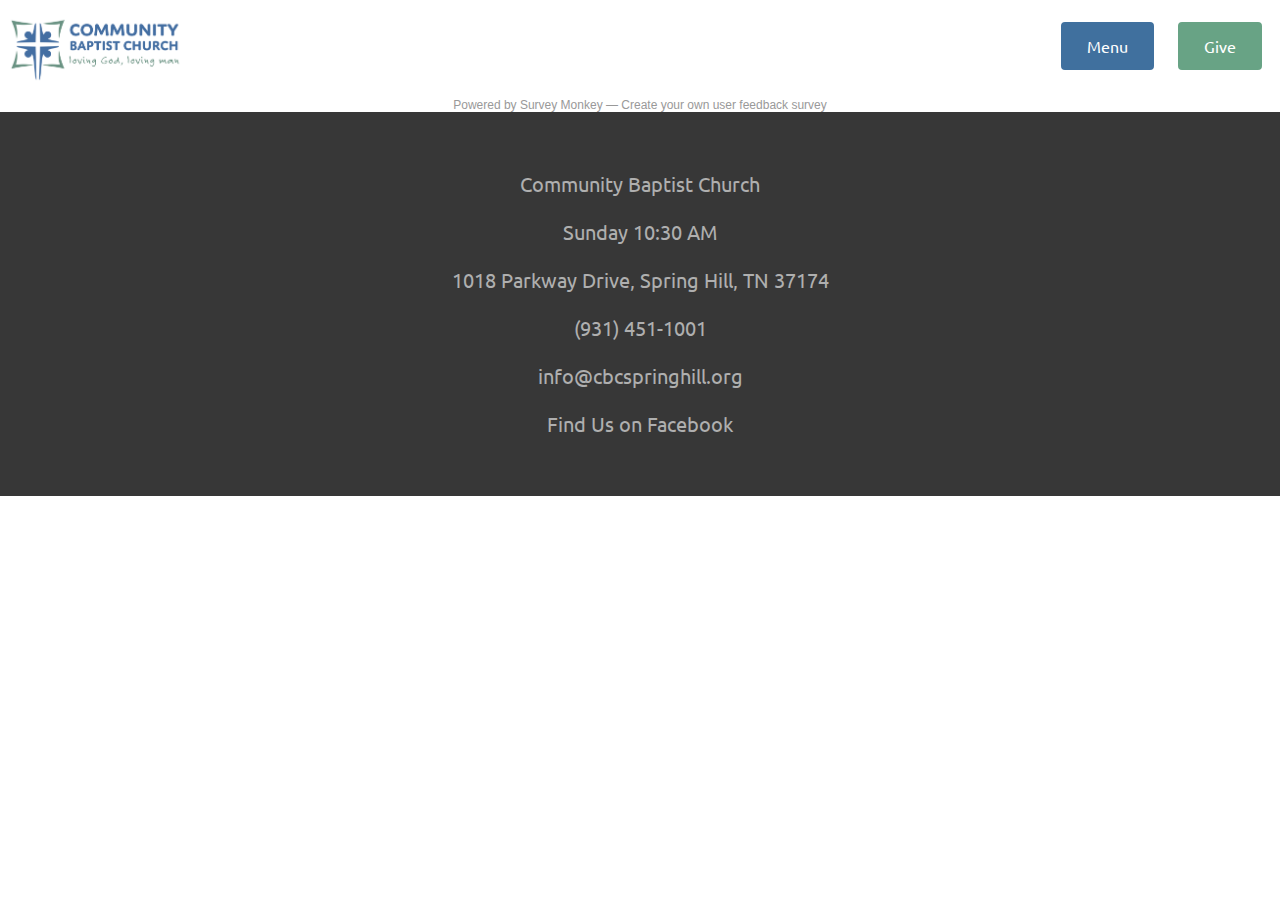
<file: survey/index.html>
<!doctype html>
<html>
  <head>
    <!-- Global site tag (gtag.js) - Google Analytics -->
<script async src="https://www.googletagmanager.com/gtag/js?id=UA-127800870-1"></script>
<script>
  window.dataLayer = window.dataLayer || [];
  function gtag(){dataLayer.push(arguments);}
  gtag('js', new Date());

  gtag('config', 'UA-127800870-1');
</script>

    <meta charset="utf-8">
    <meta name="viewport"
          content="width=device-width, initial-scale=1, shrink-to-fit=no">

    <link rel="icon" href="images/favicon.ico">
    <meta property="og:type" content="website" />
<meta property="og:title" content="Community Baptist Church" />
<meta property="og:url" content="http://www.cbcspringhill.org/" />
<meta property="og:description" content="Loving God; Loving Man" />
<meta property="og:image" content="/images/info_banner.jpg" />

    <title>CBC Spring Hill</title>

    <link href="https://fonts.googleapis.com/css?family=Ubuntu:400,500" rel="stylesheet">
    <link href="/stylesheets/site.css" rel="stylesheet" />
    
  </head>
  <body>
    <div class='Nav'>
  <div class='Nav-x' data-toggle-menu>
    
        <div class='icon icon--ei-close-o icon--m '>
          <svg class='icon__cnt'><use xlink:href='#ei-close-o-icon'/></svg>
        </div>
      
  </div>

  <div class='Nav-container'>

<a href="/" class="Nav-item Nav-button">          Home
</a><a href="/beliefs" class="Nav-item Nav-button">          Beliefs
</a><a href="/kids" class="Nav-item Nav-button">          For Kids
</a><a href="/events" class="Nav-item Nav-button">          Events
</a><a href="https://www.easytithe.com/dl/?uid=Comm1018487" class="Nav-item Nav-button">          Give
</a>  </div>
</div>

    <div class='Header'>  
  <div class='Header-home'>
<a href="/">      <img src="/images/cbc_logo_m.jpg" alt="Community Baptist Church" title="Community Baptist Church" class="Header-logo--mobile" />
      
      <img src="/images/cbc_logo_color.png" alt="Community Baptist Church" title="Community Baptist Church" class="Header-logo" />
</a>  </div>

  <div class='Header-buttonContainer'>
    <div class='Button Header-button' data-toggle-menu>
      Menu
    </div>

<a href="https://www.easytithe.com/dl/?uid=Comm1018487" class="Header-button Button Header-give">      Give
</a>  </div>
</div>

    <main>
      <script>(function(t,e,s,n){var o,a,c;t.SMCX=t.SMCX||[],e.getElementById(n)||(o=e.getElementsByTagName(s),a=o[o.length-1],c=e.createElement(s),c.type="text/javascript",c.async=!0,c.id=n,c.src=["https:"===location.protocol?"https://":"http://","widget.surveymonkey.com/collect/website/js/tRaiETqnLgj758hTBazgd23T5PSOYBbHHr8dkWMsg_2B14kNjdibqe6T5waxqWENhf.js"].join(""),a.parentNode.insertBefore(c,a))})(window,document,"script","smcx-sdk");</script><a style="font: 12px Helvetica, sans-serif; color: #999; text-decoration: none;" href=https://www.surveymonkey.com> Powered by Survey Monkey &mdash; Create your own user feedback survey </a>
    </main>

    <footer class='Footer'>
  <div class='Footer-container'>
    <div class='Footer-row'>
      Community Baptist Church
    </div>

    <div class='Footer-row'>
      Sunday 10:30 AM
    </div>

    <div class='Footer-row'>
      <a href="https://www.google.com/maps/dir/''/Community+Baptist+Church,+1018+Parkway+Dr,+Spring+Hill,+TN+37174" class="inline-link inline-link--light">1018 Parkway Drive, <span class='no-wrap'>Spring Hill, TN 37174</span></a>
    </div>

    <div class='Footer-row'>
      <a href="tel:9314511001" class="inline-link inline-link--light inline-link--mobile-only">(931) 451-1001</a>
    </div>

    <div class='Footer-row'>
      <a href="mailto:info@cbcspringhill.org" class="inline-link inline-link--light inline-link--mobile-only">info@cbcspringhill.org</a>
    </div>

    <div class='Footer-row'>
      <a href="https://www.facebook.com/Community-Baptist-Church-292995950711670/" class="inline-link inline-link--light">Find Us on Facebook</a>
    </div>
  </div>
</footer>

    <script src="/javascripts/site.js"></script>
    
    <svg xmlns="http://www.w3.org/2000/svg" xmlns:xlink="http://www.w3.org/1999/xlink" id="ei-sprite" style="display:none"><symbol id='ei-sc-youtube-icon' viewBox='0 0 50 50'><path d="M39.7 18.6s-.3-2.1-1.2-3c-1.1-1.2-2.4-1.2-3-1.3C31.3 14 25 14 25 14s-6.3 0-10.5.3c-.6.1-1.9.1-3 1.3-.9.9-1.2 3-1.2 3S10 21 10 23.4v2.2c0 2.4.3 4.9.3 4.9s.3 2.1 1.2 3c1.1 1.2 2.6 1.2 3.3 1.3 2.4.1 10.2.2 10.2.2s6.3 0 10.5-.3c.6-.1 1.9-.1 3-1.3.9-.9 1.2-3 1.2-3s.3-2.4.3-4.8v-2.2c0-2.4-.3-4.8-.3-4.8zm-17.8 9.8V20l8.1 4.2-8.1 4.2z"></path></symbol><symbol id='ei-camera-icon' viewBox='0 0 50 50'><path d="M39 38H11c-1.7 0-3-1.3-3-3V17c0-1.7 1.3-3 3-3h6c.2 0 .5-.2.6-.3l1.1-2.2c.4-.8 1.4-1.4 2.3-1.4h8c.9 0 1.9.6 2.3 1.4l1.1 2.2c.1.2.4.3.6.3h6c1.7 0 3 1.3 3 3v18c0 1.7-1.3 3-3 3zM11 16c-.6 0-1 .4-1 1v18c0 .6.4 1 1 1h28c.6 0 1-.4 1-1V17c0-.6-.4-1-1-1h-6c-.9 0-1.9-.6-2.3-1.4l-1.1-2.2c-.1-.2-.4-.4-.6-.4h-8c-.2 0-.5.2-.6.3l-1.1 2.2c-.4.9-1.4 1.5-2.3 1.5h-6z"></path><path d="M25 34c-5 0-9-4-9-9s4-9 9-9 9 4 9 9-4 9-9 9zm0-16c-3.9 0-7 3.1-7 7s3.1 7 7 7 7-3.1 7-7-3.1-7-7-7z"></path><circle cx="35" cy="18" r="1"></circle><path d="M12 12h4v1h-4z"></path><path d="M25 21v-1c-2.8 0-5 2.2-5 5h1c0-2.2 1.8-4 4-4z"></path></symbol><symbol id='ei-sc-skype-icon' viewBox='0 0 50 50'><path d="M38 27.3c.1-.8.2-1.6.2-2.4 0-1.8-.3-3.5-1-5.1-.7-1.6-1.6-3-2.8-4.2-1.2-1.2-2.6-2.2-4.2-2.8-1.6-.7-3.4-1-5.1-1-.8 0-1.7.1-2.5.2-1.1-.6-2.4-.9-3.7-.9-2.1 0-4.1.8-5.5 2.3-1.5 1.5-2.3 3.4-2.3 5.5 0 1.3.3 2.6 1 3.8-.1.7-.2 1.5-.2 2.3 0 1.8.3 3.5 1 5.1.7 1.6 1.6 3 2.8 4.2 1.2 1.2 2.6 2.2 4.2 2.8 1.6.7 3.4 1 5.1 1 .8 0 1.6-.1 2.3-.2 1.2.7 2.5 1 3.9 1 2.1 0 4.1-.8 5.5-2.3 1.5-1.5 2.3-3.4 2.3-5.5 0-1.3-.3-2.6-1-3.8zM25.1 33c-4.7 0-6.8-2.3-6.8-4 0-.9.7-1.5 1.6-1.5 2 0 1.5 2.9 5.2 2.9 1.9 0 3-1 3-2.1 0-.6-.3-1.4-1.6-1.7l-4.2-1c-3.4-.8-4-2.7-4-4.4 0-3.6 3.3-4.9 6.5-4.9 2.9 0 6.3 1.6 6.3 3.7 0 .9-.8 1.4-1.7 1.4-1.7 0-1.4-2.4-4.9-2.4-1.7 0-2.7.8-2.7 1.9 0 1.1 1.4 1.5 2.5 1.7l3.1.7c3.4.8 4.2 2.7 4.2 4.6.1 2.9-2.1 5.1-6.5 5.1z"></path></symbol><symbol id='ei-sc-odnoklassniki-icon' viewBox='0 0 50 50'><path d="M25 26c-4.4 0-8-3.6-8-8s3.6-8 8-8 8 3.6 8 8-3.6 8-8 8zm0-12.2c-2.3 0-4.2 1.9-4.2 4.2s1.9 4.2 4.2 4.2 4.2-1.9 4.2-4.2-1.9-4.2-4.2-4.2z"></path><path d="M33.6 26.8c-.7-.9-1.9-1-2.8-.4 0 0-2.2 1.6-5.8 1.6-3.6 0-5.8-1.6-5.8-1.6-.9-.7-2.1-.5-2.8.4-.7.9-.5 2.1.4 2.8.1.1 2.2 1.7 5.7 2.2l-5.3 5.4c-.8.8-.8 2.1 0 2.8.4.4.9.6 1.4.6.5 0 1-.2 1.4-.6l5-5.1 5 5.1c.4.4.9.6 1.4.6.5 0 1-.2 1.4-.6.8-.8.8-2 0-2.8l-5.3-5.4c3.5-.6 5.6-2.2 5.7-2.2.9-.7 1.1-2 .4-2.8z"></path></symbol><symbol id='ei-navicon-icon' viewBox='0 0 50 50'><path d="M10 12h30v4H10z"></path><path d="M10 22h30v4H10z"></path><path d="M10 32h30v4H10z"></path></symbol><symbol id='ei-redo-icon' viewBox='0 0 50 50'><path d="M25 38c-7.2 0-13-5.8-13-13s5.8-13 13-13c5.4 0 10.1 3.4 11.9 8.7l-1.9.7c-1.5-4.6-5.4-7.4-10-7.4-6.1 0-11 4.9-11 11s4.9 11 11 11c4.3 0 8.2-2.5 10-6.4l1.8.8C34.7 35 30.1 38 25 38z"></path><path d="M38 22h-8v-2h6v-6h2z"></path></symbol><symbol id='ei-chevron-down-icon' viewBox='0 0 50 50'><path d="M25 32.4l-9.7-9.7 1.4-1.4 8.3 8.3 8.3-8.3 1.4 1.4z"></path></symbol><symbol id='ei-play-icon' viewBox='0 0 50 50'><path d="M25 42c-9.4 0-17-7.6-17-17S15.6 8 25 8s17 7.6 17 17-7.6 17-17 17zm0-32c-8.3 0-15 6.7-15 15s6.7 15 15 15 15-6.7 15-15-6.7-15-15-15z"></path><path d="M20 33.7V16.3L35 25l-15 8.7zm2-14v10.5l9-5.3-9-5.2z"></path></symbol><symbol id='ei-pointer-icon' viewBox='0 0 50 50'><path d="M33 38H21c-.6 0-1-.4-1-1 0-1.5-.7-2.4-1.8-3.8-.6-.7-1.3-1.6-2-2.7-1.9-3-3.6-6.6-4-7.9-.4-1.3-.1-2.2.3-2.7.4-.6 1.2-.9 2.1-.9 1.2 0 2.4 1 3.5 2.3V11c0-1.7 1.3-3 3-3s3 1.3 3 3v4.2c.3-.1.6-.2 1-.2 1.1 0 2 .6 2.5 1.4.4-.3.9-.4 1.4-.4 1.4 0 2.5.9 2.9 2.2.3-.1.7-.2 1.1-.2 1.7 0 3 1.3 3 3v3c0 2.6-.5 4.7-1 6.7s-1 3.9-1 6.3c0 .6-.4 1-1 1zm-11.1-2H32c.1-2.2.6-4 1-5.8.5-2 1-3.9 1-6.2v-3c0-.6-.4-1-1-1s-1 .4-1 1v1c0 .6-.4 1-1 1s-1-.4-1-1v-3c0-.6-.4-1-1-1s-1 .4-1 1v2c0 .6-.4 1-1 1s-1-.4-1-1v-3c0-.6-.4-1-1-1s-1 .4-1 1v2c0 .6-.4 1-1 1s-1-.4-1-1v-9c0-.6-.4-1-1-1s-1 .4-1 1v15c0 .6-.4 1-1 1s-1-.4-1-1v-.8c-.9-2.3-2.8-4.2-3.5-4.2-.2 0-.4 0-.5.1-.1.1-.1.4 0 .9.3 1.1 1.8 4.3 3.8 7.5.6 1 1.2 1.7 1.8 2.5 1.1 1.2 2.1 2.3 2.3 4z"></path></symbol><symbol id='ei-sc-telegram-icon' viewBox='0 0 50 50'><path d="M37.1 13L9.4 24c-.9.3-.8 1.6.1 1.9l7 2.2 2.8 8.8c.2.7 1.1.9 1.6.4l4.1-3.8 7.8 5.7c.6.4 1.4.1 1.6-.6l5.4-23.2c.3-1.7-1.2-3-2.7-2.4zM20.9 29.8L20 35l-2-7.2L37.5 15 20.9 29.8z"></path></symbol><symbol id='ei-spinner-3-icon' viewBox='0 0 50 50'><path d="M41.9 23.9c-.3-6.1-4-11.8-9.5-14.4-6-2.7-13.3-1.6-18.3 2.6-4.8 4-7 10.5-5.6 16.6 1.3 6 6 10.9 11.9 12.5 7.1 2 13.6-1.4 17.6-7.2-3.6 4.8-9.1 8-15.2 6.9-6.1-1.1-11.1-5.7-12.5-11.7-1.5-6.4 1.5-13.1 7.2-16.4 5.9-3.4 14.2-2.1 18.1 3.7 1 1.4 1.7 3.1 2 4.8.3 1.4.2 2.9.4 4.3.2 1.3 1.3 3 2.8 2.1 1.3-.8 1.2-2.5 1.1-3.8 0-.4.1.7 0 0z"></path></symbol><symbol id='ei-star-icon' viewBox='0 0 50 50'><path d="M15.2 40.6c-.2 0-.4-.1-.6-.2-.4-.3-.5-.7-.4-1.1l3.9-12-10.2-7.5c-.4-.3-.5-.7-.4-1.1s.5-.7 1-.7h12.7L25 5.9c.1-.4.5-.7 1-.7s.8.3 1 .7L30.9 18h12.7c.4 0 .8.2 1 .6s0 .9-.4 1.1L34 27.1l3.9 12c.1.4 0 .9-.4 1.1s-.8.3-1.2 0L26 33l-10.2 7.4c-.2.1-.4.2-.6.2zM26 30.7c.2 0 .4.1.6.2l8.3 6.1-3.2-9.8c-.1-.4 0-.9.4-1.1l8.3-6.1H30.1c-.4 0-.8-.3-1-.7L26 9.5l-3.2 9.8c-.1.4-.5.7-1 .7H11.5l8.3 6.1c.4.3.5.7.4 1.1L17.1 37l8.3-6.1c.2-.1.4-.2.6-.2z"></path></symbol><symbol id='ei-unlock-icon' viewBox='0 0 50 50'><path d="M18 23h-2v-4c0-5 4-9 9-9 4.5 0 8.4 3.4 8.9 7.9l-2 .2c-.4-3.5-3.4-6.1-6.9-6.1-3.9 0-7 3.1-7 7v4z"></path><path d="M33 40H17c-1.7 0-3-1.3-3-3V25c0-1.7 1.3-3 3-3h16c1.7 0 3 1.3 3 3v12c0 1.7-1.3 3-3 3zM17 24c-.6 0-1 .4-1 1v12c0 .6.4 1 1 1h16c.6 0 1-.4 1-1V25c0-.6-.4-1-1-1H17z"></path><circle cx="25" cy="28" r="2"></circle><path d="M25.5 28h-1l-1 6h3z"></path></symbol><symbol id='ei-pencil-icon' viewBox='0 0 50 50'><path d="M9.6 40.4l2.5-9.9L27 15.6l7.4 7.4-14.9 14.9-9.9 2.5zm4.3-8.9l-1.5 6.1 6.1-1.5L31.6 23 27 18.4 13.9 31.5z"></path><path d="M17.8 37.3c-.6-2.5-2.6-4.5-5.1-5.1l.5-1.9c3.2.8 5.7 3.3 6.5 6.5l-1.9.5z"></path><path d="M29.298 19.287l1.414 1.414-13.01 13.02-1.414-1.41z"></path><path d="M11 39l2.9-.7c-.3-1.1-1.1-1.9-2.2-2.2L11 39z"></path><path d="M35 22.4L27.6 15l3-3 .5.1c3.6.5 6.4 3.3 6.9 6.9l.1.5-3.1 2.9zM30.4 15l4.6 4.6.9-.9c-.5-2.3-2.3-4.1-4.6-4.6l-.9.9z"></path></symbol><symbol id='ei-sc-instagram-icon' viewBox='0 0 50 50'><path d="M25 12c-3.53 0-3.973.015-5.36.078-1.384.063-2.329.283-3.156.604a6.372 6.372 0 0 0-2.302 1.5 6.372 6.372 0 0 0-1.5 2.303c-.321.826-.54 1.771-.604 3.155C12.015 21.027 12 21.47 12 25c0 3.53.015 3.973.078 5.36.063 1.384.283 2.329.604 3.155.333.855.777 1.58 1.5 2.303a6.372 6.372 0 0 0 2.302 1.5c.827.32 1.772.54 3.156.604 1.387.063 1.83.078 5.36.078 3.53 0 3.973-.015 5.36-.078 1.384-.063 2.329-.283 3.155-.604a6.371 6.371 0 0 0 2.303-1.5 6.372 6.372 0 0 0 1.5-2.303c.32-.826.54-1.771.604-3.155.063-1.387.078-1.83.078-5.36 0-3.53-.015-3.973-.078-5.36-.063-1.384-.283-2.329-.605-3.155a6.372 6.372 0 0 0-1.499-2.303 6.371 6.371 0 0 0-2.303-1.5c-.826-.32-1.771-.54-3.155-.604C28.973 12.015 28.53 12 25 12m0 2.342c3.471 0 3.882.014 5.253.076 1.267.058 1.956.27 2.414.448.607.236 1.04.517 1.495.972.455.455.736.888.972 1.495.178.458.39 1.146.448 2.414.062 1.37.076 1.782.076 5.253s-.014 3.882-.076 5.253c-.058 1.268-.27 1.956-.448 2.414a4.028 4.028 0 0 1-.972 1.495 4.027 4.027 0 0 1-1.495.972c-.458.178-1.147.39-2.414.448-1.37.062-1.782.076-5.253.076s-3.883-.014-5.253-.076c-1.268-.058-1.956-.27-2.414-.448a4.027 4.027 0 0 1-1.495-.972 4.03 4.03 0 0 1-.972-1.495c-.178-.458-.39-1.146-.448-2.414-.062-1.37-.076-1.782-.076-5.253s.014-3.882.076-5.253c.058-1.268.27-1.956.448-2.414.236-.607.517-1.04.972-1.495a4.028 4.028 0 0 1 1.495-.972c.458-.178 1.146-.39 2.414-.448 1.37-.062 1.782-.076 5.253-.076"></path><path d="M25 18a7 7 0 1 0 0 14 7 7 0 0 0 0-14m0 11.5a4.5 4.5 0 1 1 0-9 4.5 4.5 0 0 1 0 9m8.7-11.4a1.6 1.6 0 1 1-3.2 0 1.6 1.6 0 0 1 3.2 0"></path></symbol><symbol id='ei-spinner-2-icon' viewBox='0 0 50 50'><circle cx="25" cy="10" r="2"></circle><circle opacity=".3" cx="25" cy="40" r="2"></circle><circle opacity=".3" cx="32.5" cy="12" r="2"></circle><circle opacity=".3" cx="17.5" cy="38" r="2"></circle><circle opacity=".93" cx="17.5" cy="12" r="2"></circle><circle opacity=".3" cx="32.5" cy="38" r="2"></circle><circle opacity=".65" cx="10" cy="25" r="2"></circle><circle opacity=".3" cx="40" cy="25" r="2"></circle><circle opacity=".86" cx="12" cy="17.5" r="2"></circle><circle opacity=".3" cx="38" cy="32.5" r="2"></circle><circle opacity=".44" cx="12" cy="32.5" r="2"></circle><circle opacity=".3" cx="38" cy="17.5" r="2"></circle></symbol><symbol id='ei-paperclip-icon' viewBox='0 0 50 50'><path d="M13.8 39.6c-1.5 0-3.1-.6-4.2-1.8-2.3-2.3-2.3-6.1 0-8.5l17-17c3.1-3.1 8.2-3.1 11.3 0 3.1 3.1 3.1 8.2 0 11.3L25.1 36.4 23.7 35l12.7-12.7c2.3-2.3 2.3-6.1 0-8.5-2.3-2.3-6.1-2.3-8.5 0l-17 17c-.8.8-1.2 1.8-1.2 2.8 0 1.1.4 2.1 1.2 2.8 1.6 1.6 4.1 1.6 5.7 0l12.7-12.7c.8-.8.8-2 0-2.8-.8-.8-2-.8-2.8 0L18 29.3l-1.4-1.4 8.5-8.5c1.6-1.6 4.1-1.6 5.7 0 1.6 1.6 1.6 4.1 0 5.7L18 37.8c-1.1 1.2-2.7 1.8-4.2 1.8z"></path></symbol><symbol id='ei-tag-icon' viewBox='0 0 50 50'><path d="M22 40.1c-.9 0-1.7-.3-2.3-.9l-8.9-8.9c-1.2-1.2-1.2-3.3 0-4.5l11.9-11.9c1-1 3-1.8 4.5-1.8h7.6c1.8 0 3.2 1.4 3.2 3.2v7.6c0 1.5-.8 3.4-1.8 4.5L24.3 39.2c-.6.6-1.4.9-2.3.9zM27.2 14c-1 0-2.4.6-3 1.3L12.3 27.2c-.5.5-.5 1.2 0 1.7l8.9 8.9c.5.4 1.2.4 1.7 0l11.9-11.9c.7-.7 1.3-2.1 1.3-3v-7.6c0-.7-.5-1.2-1.2-1.2h-7.7z"></path><path d="M30 24c-2.2 0-4-1.8-4-4s1.8-4 4-4 4 1.8 4 4-1.8 4-4 4zm0-6c-1.1 0-2 .9-2 2s.9 2 2 2 2-.9 2-2-.9-2-2-2z"></path></symbol><symbol id='ei-chart-icon' viewBox='0 0 50 50'><path d="M18 36h-2V26h-4v10h-2V24h8z"></path><path d="M28 36h-2V20h-4v16h-2V18h8z"></path><path d="M38 36h-2V14h-4v22h-2V12h8z"></path><path d="M8 36h32v2H8z"></path></symbol><symbol id='ei-credit-card-icon' viewBox='0 0 50 50'><path d="M39 38H11c-1.7 0-3-1.3-3-3V15c0-1.7 1.3-3 3-3h28c1.7 0 3 1.3 3 3v20c0 1.7-1.3 3-3 3zM11 14c-.6 0-1 .4-1 1v20c0 .6.4 1 1 1h28c.6 0 1-.4 1-1V15c0-.6-.4-1-1-1H11z"></path><path d="M9 16h32v6H9z"></path><path d="M12 26h1v2h-1z"></path><path d="M14 26h1v2h-1z"></path><path d="M16 26h1v2h-1z"></path><path d="M19 26h1v2h-1z"></path><path d="M21 26h1v2h-1z"></path><path d="M23 26h1v2h-1z"></path><path d="M26 26h1v2h-1z"></path><path d="M28 26h1v2h-1z"></path><path d="M30 26h1v2h-1z"></path><path d="M33 26h1v2h-1z"></path><path d="M35 26h1v2h-1z"></path><path d="M37 26h1v2h-1z"></path></symbol><symbol id='ei-sc-tumblr-icon' viewBox='0 0 50 50'><path d="M30.9 32.4c-.5.2-1.5.5-2.3.5-2.2.1-2.7-1.6-2.7-2.8v-8.7h5.6v-4.2H26V10h-4.1c-.1 0-.2.1-.2.2-.2 2.2-1.3 6-5.5 7.5v3.6H19v9.1c0 3.1 2.3 7.6 8.4 7.5 2.1 0 4.3-.9 4.8-1.6l-1.3-3.9z"></path></symbol><symbol id='ei-sc-soundcloud-icon' viewBox='0 0 50 50'><path d="M40 24h-.2c-.9-4.6-5-8-9.8-8-3.1 0-5.9 1.4-7.7 3.7-.2.3-.3.6-.3 1.2l-.4 9.1.4 5.5c0 .3.3.5.5.5H40c3.3 0 6-2.7 6-6s-2.7-6-6-6z"></path><path d="M18.9 20c-.3 0-.5.2-.5.5l-.8 9v1l.8 5c0 .3.3.5.6.5h.2c.3 0 .5-.2.6-.5l.8-5c0-.3.1-.7 0-1l-.8-9c0-.3-.3-.5-.5-.5h-.4z"></path><path d="M14.9 21c-.3 0-.5.2-.5.5l-.8 8v1l.8 5c0 .3.3.5.6.5h.2c.3 0 .5-.2.6-.5l.8-5c0-.3.1-.7 0-1l-.8-8c0-.3-.3-.5-.5-.5h-.4z"></path><path d="M11 24c-.3 0-.5.2-.6.5l-.8 5v1l.8 5c0 .3.3.5.6.5s.5-.2.6-.5l.8-5v-1l-.8-5c-.1-.3-.3-.5-.6-.5z"></path><path d="M7 23c-.3 0-.5.2-.6.5l-.9 6v1l.8 5c.2.3.4.5.7.5.3 0 .5-.2.6-.5l.8-5c0-.3.1-.7 0-1l-.9-6c0-.3-.2-.5-.5-.5z"></path><path d="M3.3 26c-.3 0-.5.2-.6.5l-.6 3c-.1.3-.1.7 0 1l.6 4c.1.3.3.5.6.5s.5-.2.6-.5l.6-4v-1l-.6-3c-.1-.3-.3-.5-.6-.5z"></path></symbol><symbol id='ei-chevron-up-icon' viewBox='0 0 50 50'><path d="M33.3 28.7L25 20.4l-8.3 8.3-1.4-1.4 9.7-9.7 9.7 9.7z"></path></symbol><symbol id='ei-arrow-up-icon' viewBox='0 0 50 50'><path d="M25 42c-9.4 0-17-7.6-17-17S15.6 8 25 8s17 7.6 17 17-7.6 17-17 17zm0-32c-8.3 0-15 6.7-15 15s6.7 15 15 15 15-6.7 15-15-6.7-15-15-15z"></path><path d="M33.3 26.7L25 18.4l-8.3 8.3-1.4-1.4 9.7-9.7 9.7 9.7z"></path><path d="M24 17h2v17h-2z"></path></symbol><symbol id='ei-calendar-icon' viewBox='0 0 50 50'><path d="M37 38H13c-1.7 0-3-1.3-3-3V13c0-1.7 1.1-3 2.5-3H14v2h-1.5c-.2 0-.5.4-.5 1v22c0 .6.4 1 1 1h24c.6 0 1-.4 1-1V13c0-.6-.3-1-.5-1H36v-2h1.5c1.4 0 2.5 1.3 2.5 3v22c0 1.7-1.3 3-3 3z"></path><path d="M17 14c-.6 0-1-.4-1-1V9c0-.6.4-1 1-1s1 .4 1 1v4c0 .6-.4 1-1 1z"></path><path d="M33 14c-.6 0-1-.4-1-1V9c0-.6.4-1 1-1s1 .4 1 1v4c0 .6-.4 1-1 1z"></path><path d="M20 10h10v2H20z"></path><path d="M12 16h26v2H12z"></path><path d="M34 20h2v2h-2z"></path><path d="M30 20h2v2h-2z"></path><path d="M26 20h2v2h-2z"></path><path d="M22 20h2v2h-2z"></path><path d="M18 20h2v2h-2z"></path><path d="M34 24h2v2h-2z"></path><path d="M30 24h2v2h-2z"></path><path d="M26 24h2v2h-2z"></path><path d="M22 24h2v2h-2z"></path><path d="M18 24h2v2h-2z"></path><path d="M14 24h2v2h-2z"></path><path d="M34 28h2v2h-2z"></path><path d="M30 28h2v2h-2z"></path><path d="M26 28h2v2h-2z"></path><path d="M22 28h2v2h-2z"></path><path d="M18 28h2v2h-2z"></path><path d="M14 28h2v2h-2z"></path><path d="M30 32h2v2h-2z"></path><path d="M26 32h2v2h-2z"></path><path d="M22 32h2v2h-2z"></path><path d="M18 32h2v2h-2z"></path><path d="M14 32h2v2h-2z"></path></symbol><symbol id='ei-location-icon' viewBox='0 0 50 50'><path d="M25 42.5l-.8-.9C23.7 41.1 12 27.3 12 19c0-7.2 5.8-13 13-13s13 5.8 13 13c0 8.3-11.7 22.1-12.2 22.7l-.8.8zM25 8c-6.1 0-11 4.9-11 11 0 6.4 8.4 17.2 11 20.4 2.6-3.2 11-14 11-20.4 0-6.1-4.9-11-11-11z"></path><path d="M25 24c-2.8 0-5-2.2-5-5s2.2-5 5-5 5 2.2 5 5-2.2 5-5 5zm0-8c-1.7 0-3 1.3-3 3s1.3 3 3 3 3-1.3 3-3-1.3-3-3-3z"></path></symbol><symbol id='ei-archive-icon' viewBox='0 0 50 50'><path d="M42 20h-2v-5c0-.6-.4-1-1-1H11c-.6 0-1 .4-1 1v5H8v-5c0-1.7 1.3-3 3-3h28c1.7 0 3 1.3 3 3v5z"></path><path d="M37 40H13c-1.7 0-3-1.3-3-3V20h2v17c0 .6.4 1 1 1h24c.6 0 1-.4 1-1V20h2v17c0 1.7-1.3 3-3 3z"></path><path d="M29 26h-8c-.6 0-1-.4-1-1s.4-1 1-1h8c.6 0 1 .4 1 1s-.4 1-1 1z"></path><path d="M8 18h34v2H8z"></path></symbol><symbol id='ei-undo-icon' viewBox='0 0 50 50'><path d="M25 38c-5.1 0-9.7-3-11.8-7.6l1.8-.8c1.8 3.9 5.7 6.4 10 6.4 6.1 0 11-4.9 11-11s-4.9-11-11-11c-4.6 0-8.5 2.8-10.1 7.3l-1.9-.7c1.9-5.2 6.6-8.6 12-8.6 7.2 0 13 5.8 13 13s-5.8 13-13 13z"></path><path d="M20 22h-8v-8h2v6h6z"></path></symbol><symbol id='ei-check-icon' viewBox='0 0 50 50'><path d="M25 42c-9.4 0-17-7.6-17-17S15.6 8 25 8s17 7.6 17 17-7.6 17-17 17zm0-32c-8.3 0-15 6.7-15 15s6.7 15 15 15 15-6.7 15-15-6.7-15-15-15z"></path><path d="M23 32.4l-8.7-8.7 1.4-1.4 7.3 7.3 11.3-11.3 1.4 1.4z"></path></symbol><symbol id='ei-sc-github-icon' viewBox='0 0 50 50'><path fill-rule="evenodd" clip-rule="evenodd" d="M25 10c-8.3 0-15 6.7-15 15 0 6.6 4.3 12.2 10.3 14.2.8.1 1-.3 1-.7v-2.6c-4.2.9-5.1-2-5.1-2-.7-1.7-1.7-2.2-1.7-2.2-1.4-.9.1-.9.1-.9 1.5.1 2.3 1.5 2.3 1.5 1.3 2.3 3.5 1.6 4.4 1.2.1-1 .5-1.6 1-2-3.3-.4-6.8-1.7-6.8-7.4 0-1.6.6-3 1.5-4-.2-.4-.7-1.9.1-4 0 0 1.3-.4 4.1 1.5 1.2-.3 2.5-.5 3.8-.5 1.3 0 2.6.2 3.8.5 2.9-1.9 4.1-1.5 4.1-1.5.8 2.1.3 3.6.1 4 1 1 1.5 2.4 1.5 4 0 5.8-3.5 7-6.8 7.4.5.5 1 1.4 1 2.8v4.1c0 .4.3.9 1 .7 6-2 10.2-7.6 10.2-14.2C40 16.7 33.3 10 25 10z"></path></symbol><symbol id='ei-sc-twitter-icon' viewBox='0 0 50 50'><path d="M39.2 16.8c-1.1.5-2.2.8-3.5 1 1.2-.8 2.2-1.9 2.7-3.3-1.2.7-2.5 1.2-3.8 1.5-1.1-1.2-2.7-1.9-4.4-1.9-3.3 0-6.1 2.7-6.1 6.1 0 .5.1.9.2 1.4-5-.2-9.5-2.7-12.5-6.3-.5.7-.8 1.7-.8 2.8 0 2.1 1.1 4 2.7 5-1 0-1.9-.3-2.7-.8v.1c0 2.9 2.1 5.4 4.9 5.9-.5.1-1 .2-1.6.2-.4 0-.8 0-1.1-.1.8 2.4 3 4.2 5.7 4.2-2.1 1.6-4.7 2.6-7.5 2.6-.5 0-1 0-1.4-.1 2.4 1.9 5.6 2.9 9 2.9 11.1 0 17.2-9.2 17.2-17.2V20c1.2-.9 2.2-1.9 3-3.2z"></path></symbol><symbol id='ei-arrow-down-icon' viewBox='0 0 50 50'><path d="M25 42c-9.4 0-17-7.6-17-17S15.6 8 25 8s17 7.6 17 17-7.6 17-17 17zm0-32c-8.3 0-15 6.7-15 15s6.7 15 15 15 15-6.7 15-15-6.7-15-15-15z"></path><path d="M25 34.4l-9.7-9.7 1.4-1.4 8.3 8.3 8.3-8.3 1.4 1.4z"></path><path d="M24 16h2v17h-2z"></path></symbol><symbol id='ei-exclamation-icon' viewBox='0 0 50 50'><path d="M25 42c-9.4 0-17-7.6-17-17S15.6 8 25 8s17 7.6 17 17-7.6 17-17 17zm0-32c-8.3 0-15 6.7-15 15s6.7 15 15 15 15-6.7 15-15-6.7-15-15-15z"></path><path d="M24 32h2v2h-2z"></path><path d="M25.6 30h-1.2l-.4-8v-6h2v6z"></path></symbol><symbol id='ei-chevron-right-icon' viewBox='0 0 50 50'><path d="M22.7 34.7l-1.4-1.4 8.3-8.3-8.3-8.3 1.4-1.4 9.7 9.7z"></path></symbol><symbol id='ei-share-google-icon' viewBox='0 0 50 50'><path d="M15 30c-2.8 0-5-2.2-5-5s2.2-5 5-5 5 2.2 5 5-2.2 5-5 5zm0-8c-1.7 0-3 1.3-3 3s1.3 3 3 3 3-1.3 3-3-1.3-3-3-3z"></path><path d="M35 20c-2.8 0-5-2.2-5-5s2.2-5 5-5 5 2.2 5 5-2.2 5-5 5zm0-8c-1.7 0-3 1.3-3 3s1.3 3 3 3 3-1.3 3-3-1.3-3-3-3z"></path><path d="M35 40c-2.8 0-5-2.2-5-5s2.2-5 5-5 5 2.2 5 5-2.2 5-5 5zm0-8c-1.7 0-3 1.3-3 3s1.3 3 3 3 3-1.3 3-3-1.3-3-3-3z"></path><path d="M19.007 25.885l12.88 6.44-.895 1.788-12.88-6.44z"></path><path d="M30.993 15.885l.894 1.79-12.88 6.438-.894-1.79z"></path></symbol><symbol id='ei-trash-icon' viewBox='0 0 50 50'><path d="M20 18h2v16h-2z"></path><path d="M24 18h2v16h-2z"></path><path d="M28 18h2v16h-2z"></path><path d="M12 12h26v2H12z"></path><path d="M30 12h-2v-1c0-.6-.4-1-1-1h-4c-.6 0-1 .4-1 1v1h-2v-1c0-1.7 1.3-3 3-3h4c1.7 0 3 1.3 3 3v1z"></path><path d="M31 40H19c-1.6 0-3-1.3-3.2-2.9l-1.8-24 2-.2 1.8 24c0 .6.6 1.1 1.2 1.1h12c.6 0 1.1-.5 1.2-1.1l1.8-24 2 .2-1.8 24C34 38.7 32.6 40 31 40z"></path></symbol><symbol id='ei-refresh-icon' viewBox='0 0 50 50'><path d="M25 38c-7.2 0-13-5.8-13-13 0-3.2 1.2-6.2 3.3-8.6l1.5 1.3C15 19.7 14 22.3 14 25c0 6.1 4.9 11 11 11 1.6 0 3.1-.3 4.6-1l.8 1.8c-1.7.8-3.5 1.2-5.4 1.2z"></path><path d="M34.7 33.7l-1.5-1.3c1.8-2 2.8-4.6 2.8-7.3 0-6.1-4.9-11-11-11-1.6 0-3.1.3-4.6 1l-.8-1.8c1.7-.8 3.5-1.2 5.4-1.2 7.2 0 13 5.8 13 13 0 3.1-1.2 6.2-3.3 8.6z"></path><path d="M18 24h-2v-6h-6v-2h8z"></path><path d="M40 34h-8v-8h2v6h6z"></path></symbol><symbol id='ei-like-icon' viewBox='0 0 50 50'><path d="M40 23.2c0-2.1-1.7-3.2-4-3.2h-6.7c.5-1.8.7-3.5.7-5 0-5.8-1.6-7-3-7-.9 0-1.6.1-2.5.6-.3.2-.4.4-.5.7l-1 5.4c-1.1 2.8-3.8 5.3-6 7V36c.8 0 1.6.4 2.6.9 1.1.5 2.2 1.1 3.4 1.1h9.5c2 0 3.5-1.6 3.5-3 0-.3 0-.5-.1-.7 1.2-.5 2.1-1.5 2.1-2.8 0-.6-.1-1.1-.3-1.6.8-.5 1.5-1.4 1.5-2.4 0-.6-.3-1.2-.6-1.7.8-.6 1.4-1.6 1.4-2.6zm-2.1 0c0 1.3-1.3 1.4-1.5 2-.2.7.8.9.8 2.1 0 1.2-1.5 1.2-1.7 1.9-.2.8.5 1 .5 2.2v.2c-.2 1-1.7 1.1-2 1.5-.3.5 0 .7 0 1.8 0 .6-.7 1-1.5 1H23c-.8 0-1.6-.4-2.6-.9-.8-.4-1.6-.8-2.4-1V23.5c2.5-1.9 5.7-4.7 6.9-8.2v-.2l.9-5c.4-.1.7-.1 1.2-.1.2 0 1 1.2 1 5 0 1.5-.3 3.1-.8 5H27c-.6 0-1 .4-1 1s.4 1 1 1h9c1 0 1.9.5 1.9 1.2z"></path><path d="M16 38h-6c-1.1 0-2-.9-2-2V22c0-1.1.9-2 2-2h6c1.1 0 2 .9 2 2v14c0 1.1-.9 2-2 2zm-6-16v14h6V22h-6z"></path></symbol><symbol id='ei-close-o-icon' viewBox='0 0 50 50'><path d="M25 42c-9.4 0-17-7.6-17-17S15.6 8 25 8s17 7.6 17 17-7.6 17-17 17zm0-32c-8.3 0-15 6.7-15 15s6.7 15 15 15 15-6.7 15-15-6.7-15-15-15z"></path><path d="M32.283 16.302l1.414 1.415-15.98 15.98-1.414-1.414z"></path><path d="M17.717 16.302l15.98 15.98-1.414 1.415-15.98-15.98z"></path></symbol><symbol id='ei-sc-vk-icon' viewBox='0 0 50 50'><path fill-rule="evenodd" clip-rule="evenodd" d="M25.1 35.9h2s.6-.1.9-.4c.3-.3.3-.9.3-.9s0-2.6 1.2-3c1.2-.4 2.8 2.6 4.4 3.7 1.2.9 2.1.7 2.1.7l4.4-.1s2.3-.1 1.2-2c-.1-.1-.6-1.3-3.3-3.8-2.8-2.6-2.4-2.1.9-6.6 2-2.7 2.8-4.3 2.6-5.1-.2-.7-1.7-.5-1.7-.5h-5s-.4-.1-.6.1c-.3.2-.4.5-.4.5s-.8 2.1-1.8 3.9c-2.2 3.7-3.1 3.9-3.4 3.7-.8-.5-.6-2.2-.6-3.3 0-3.6.6-5.1-1.1-5.5-.5-.1-.9-.2-2.3-.2-1.8 0-3.3 0-4.1.4-.6.3-1 .9-.7.9.3 0 1.1.2 1.5.7.4.9.4 2.4.4 2.4s.3 4.3-.7 4.8c-.7.4-1.6-.4-3.6-3.8-1-1.7-1.8-3.7-1.8-3.7s-.1-.4-.4-.6c-.3-.2-.8-.3-.8-.3H10s-.7 0-1 .3c-.2.3 0 .8 0 .8s3.7 8.6 7.9 13c3.9 4.2 8.2 3.9 8.2 3.9z"></path></symbol><symbol id='ei-user-icon' viewBox='0 0 50 50'><path d="M25.1 42c-9.4 0-17-7.6-17-17s7.6-17 17-17 17 7.6 17 17-7.7 17-17 17zm0-32c-8.3 0-15 6.7-15 15s6.7 15 15 15 15-6.7 15-15-6.8-15-15-15z"></path><path d="M15.3 37.3l-1.8-.8c.5-1.2 2.1-1.9 3.8-2.7 1.7-.8 3.8-1.7 3.8-2.8v-1.5c-.6-.5-1.6-1.6-1.8-3.2-.5-.5-1.3-1.4-1.3-2.6 0-.7.3-1.3.5-1.7-.2-.8-.4-2.3-.4-3.5 0-3.9 2.7-6.5 7-6.5 1.2 0 2.7.3 3.5 1.2 1.9.4 3.5 2.6 3.5 5.3 0 1.7-.3 3.1-.5 3.8.2.3.4.8.4 1.4 0 1.3-.7 2.2-1.3 2.6-.2 1.6-1.1 2.6-1.7 3.1V31c0 .9 1.8 1.6 3.4 2.2 1.9.7 3.9 1.5 4.6 3.1l-1.9.7c-.3-.8-1.9-1.4-3.4-1.9-2.2-.8-4.7-1.7-4.7-4v-2.6l.5-.3s1.2-.8 1.2-2.4v-.7l.6-.3c.1 0 .6-.3.6-1.1 0-.2-.2-.5-.3-.6l-.4-.4.2-.5s.5-1.6.5-3.6c0-1.9-1.1-3.3-2-3.3h-.6l-.3-.5c0-.4-.7-.8-1.9-.8-3.1 0-5 1.7-5 4.5 0 1.3.5 3.5.5 3.5l.1.5-.4.5c-.1 0-.3.3-.3.7 0 .5.6 1.1.9 1.3l.4.3v.5c0 1.5 1.3 2.3 1.3 2.4l.5.3v2.6c0 2.4-2.6 3.6-5 4.6-1.1.4-2.6 1.1-2.8 1.6z"></path></symbol><symbol id='ei-search-icon' viewBox='0 0 50 50'><path d="M23 36c-7.2 0-13-5.8-13-13s5.8-13 13-13 13 5.8 13 13-5.8 13-13 13zm0-24c-6.1 0-11 4.9-11 11s4.9 11 11 11 11-4.9 11-11-4.9-11-11-11z"></path><path d="M32.682 31.267l8.98 8.98-1.414 1.414-8.98-8.98z"></path></symbol><symbol id='ei-sc-linkedin-icon' viewBox='0 0 50 50'><path d="M36.1 12H13.9c-1.1 0-1.9.8-1.9 1.9v22.2c0 1 .9 1.9 1.9 1.9h22.2c1.1 0 1.9-.8 1.9-1.9V13.9c0-1.1-.9-1.9-1.9-1.9zM20 34h-4V22h4v12zm-2-13.6c-1.3 0-2.4-1.1-2.4-2.4 0-1.3 1.1-2.4 2.4-2.4 1.3 0 2.4 1.1 2.4 2.4 0 1.3-1.1 2.4-2.4 2.4zM34 34h-4v-6c0-1.6-.4-3.2-2-3.2s-2 1.6-2 3.2v6h-4V22h4v1.4h.2c.5-1 1.8-1.8 3.3-1.8 3.7 0 4.5 2.4 4.5 5.4v7z"></path></symbol><symbol id='ei-sc-vimeo-icon' viewBox='0 0 50 50'><path d="M38 19.6c-.1 2.7-2 6.4-5.6 11.1-3.8 4.9-7 7.4-9.6 7.4-1.6 0-3-1.5-4.1-4.5-.7-2.7-1.5-5.5-2.2-8.2-.8-3-1.7-4.5-2.7-4.5-.2 0-.9.4-2.2 1.3l-1.3-1.7c1.4-1.2 2.7-2.4 4-3.6 1.8-1.6 3.2-2.4 4.1-2.5 2.2-.2 3.5 1.3 4 4.4.5 3.4.9 5.5 1.1 6.4.6 2.8 1.3 4.2 2.1 4.2.6 0 1.5-.9 2.6-2.8 1.2-1.8 1.8-3.2 1.9-4.2.2-1.6-.5-2.4-1.9-2.4-.7 0-1.3.2-2 .5 1.4-4.5 4-6.6 7.8-6.5 2.8.1 4.2 1.9 4 5.6z"></path></symbol><symbol id='ei-image-icon' viewBox='0 0 50 50'><path d="M39 38H11c-1.7 0-3-1.3-3-3V15c0-1.7 1.3-3 3-3h28c1.7 0 3 1.3 3 3v20c0 1.7-1.3 3-3 3zM11 14c-.6 0-1 .4-1 1v20c0 .6.4 1 1 1h28c.6 0 1-.4 1-1V15c0-.6-.4-1-1-1H11z"></path><path d="M30 24c-2.2 0-4-1.8-4-4s1.8-4 4-4 4 1.8 4 4-1.8 4-4 4zm0-6c-1.1 0-2 .9-2 2s.9 2 2 2 2-.9 2-2-.9-2-2-2z"></path><path d="M35.3 37.7L19 22.4 9.7 31l-1.4-1.4 10.7-10 17.7 16.7z"></path><path d="M40.4 32.7L35 28.3 30.5 32l-1.3-1.6 5.8-4.7 6.6 5.4z"></path></symbol><symbol id='ei-sc-google-plus-icon' viewBox='0 0 50 50'><path d="M18 23v4.8h7.9c-.3 2.1-2.4 6-7.9 6-4.8 0-8.7-4-8.7-8.8s3.9-8.8 8.7-8.8c2.7 0 4.5 1.2 5.6 2.2l3.8-3.7C24.9 12.4 21.8 11 18 11c-7.7 0-14 6.3-14 14s6.3 14 14 14c8.1 0 13.4-5.7 13.4-13.7 0-.9-.1-1.6-.2-2.3H18z"></path><path d="M48 23h-4v-4h-4v4h-4v4h4v4h4v-4h4z"></path></symbol><symbol id='ei-close-icon' viewBox='0 0 50 50'><path d="M37.304 11.282l1.414 1.414-26.022 26.02-1.414-1.413z"></path><path d="M12.696 11.282l26.022 26.02-1.414 1.415-26.022-26.02z"></path></symbol><symbol id='ei-arrow-left-icon' viewBox='0 0 50 50'><path d="M25 42c-9.4 0-17-7.6-17-17S15.6 8 25 8s17 7.6 17 17-7.6 17-17 17zm0-32c-8.3 0-15 6.7-15 15s6.7 15 15 15 15-6.7 15-15-6.7-15-15-15z"></path><path d="M25.3 34.7L15.6 25l9.7-9.7 1.4 1.4-8.3 8.3 8.3 8.3z"></path><path d="M17 24h17v2H17z"></path></symbol><symbol id='ei-spinner-icon' viewBox='0 0 50 50'><path d="M25 18c-.6 0-1-.4-1-1V9c0-.6.4-1 1-1s1 .4 1 1v8c0 .6-.4 1-1 1z"></path><path opacity=".3" d="M25 42c-.6 0-1-.4-1-1v-8c0-.6.4-1 1-1s1 .4 1 1v8c0 .6-.4 1-1 1z"></path><path opacity=".3" d="M29 19c-.2 0-.3 0-.5-.1-.4-.3-.6-.8-.3-1.3l4-6.9c.3-.4.8-.6 1.3-.3.4.3.6.8.3 1.3l-4 6.9c-.2.2-.5.4-.8.4z"></path><path opacity=".3" d="M17 39.8c-.2 0-.3 0-.5-.1-.4-.3-.6-.8-.3-1.3l4-6.9c.3-.4.8-.6 1.3-.3.4.3.6.8.3 1.3l-4 6.9c-.2.2-.5.4-.8.4z"></path><path opacity=".93" d="M21 19c-.3 0-.6-.2-.8-.5l-4-6.9c-.3-.4-.1-1 .3-1.3.4-.3 1-.1 1.3.3l4 6.9c.3.4.1 1-.3 1.3-.2.2-.3.2-.5.2z"></path><path opacity=".3" d="M33 39.8c-.3 0-.6-.2-.8-.5l-4-6.9c-.3-.4-.1-1 .3-1.3.4-.3 1-.1 1.3.3l4 6.9c.3.4.1 1-.3 1.3-.2.1-.3.2-.5.2z"></path><path opacity=".65" d="M17 26H9c-.6 0-1-.4-1-1s.4-1 1-1h8c.6 0 1 .4 1 1s-.4 1-1 1z"></path><path opacity=".3" d="M41 26h-8c-.6 0-1-.4-1-1s.4-1 1-1h8c.6 0 1 .4 1 1s-.4 1-1 1z"></path><path opacity=".86" d="M18.1 21.9c-.2 0-.3 0-.5-.1l-6.9-4c-.4-.3-.6-.8-.3-1.3.3-.4.8-.6 1.3-.3l6.9 4c.4.3.6.8.3 1.3-.2.3-.5.4-.8.4z"></path><path opacity=".3" d="M38.9 33.9c-.2 0-.3 0-.5-.1l-6.9-4c-.4-.3-.6-.8-.3-1.3.3-.4.8-.6 1.3-.3l6.9 4c.4.3.6.8.3 1.3-.2.3-.5.4-.8.4z"></path><path opacity=".44" d="M11.1 33.9c-.3 0-.6-.2-.8-.5-.3-.4-.1-1 .3-1.3l6.9-4c.4-.3 1-.1 1.3.3.3.4.1 1-.3 1.3l-6.9 4c-.1.2-.3.2-.5.2z"></path><path opacity=".3" d="M31.9 21.9c-.3 0-.6-.2-.8-.5-.3-.4-.1-1 .3-1.3l6.9-4c.4-.3 1-.1 1.3.3.3.4.1 1-.3 1.3l-6.9 4c-.2.2-.3.2-.5.2z"></path></symbol><symbol id='ei-sc-pinterest-icon' viewBox='0 0 50 50'><path d="M25 10c-8.3 0-15 6.7-15 15 0 6.4 4 11.8 9.5 14-.1-1.2-.2-3 .1-4.3.3-1.2 1.8-7.5 1.8-7.5s-.4-.9-.4-2.2c0-2.1 1.2-3.6 2.7-3.6 1.3 0 1.9 1 1.9 2.1 0 1.3-.8 3.2-1.2 5-.4 1.5.7 2.7 2.2 2.7 2.7 0 4.7-2.8 4.7-6.9 0-3.6-2.6-6.1-6.3-6.1-4.3 0-6.8 3.2-6.8 6.5 0 1.3.5 2.7 1.1 3.4.1.1.1.3.1.4-.1.5-.4 1.5-.4 1.7-.1.3-.2.3-.5.2-1.9-.9-3-3.6-3-5.8 0-4.7 3.4-9.1 9.9-9.1 5.2 0 9.2 3.7 9.2 8.7 0 5.2-3.3 9.3-7.8 9.3-1.5 0-2.9-.8-3.4-1.7 0 0-.8 2.9-.9 3.6-.3 1.3-1.3 2.9-1.9 3.9 1.4.5 2.9.7 4.4.7 8.3 0 15-6.7 15-15s-6.7-15-15-15z"></path></symbol><symbol id='ei-link-icon' viewBox='0 0 50 50'><path d="M24 30.2c0 .2.1.5.1.8 0 1.4-.5 2.6-1.5 3.6l-2 2c-1 1-2.2 1.5-3.6 1.5-2.8 0-5.1-2.3-5.1-5.1 0-1.4.5-2.6 1.5-3.6l2-2c1-1 2.2-1.5 3.6-1.5.3 0 .5 0 .8.1l1.5-1.5c-.7-.3-1.5-.4-2.3-.4-1.9 0-3.6.7-4.9 2l-2 2c-1.3 1.3-2 3-2 4.9 0 3.8 3.1 6.9 6.9 6.9 1.9 0 3.6-.7 4.9-2l2-2c1.3-1.3 2-3 2-4.9 0-.8-.1-1.6-.4-2.3L24 30.2z"></path><path d="M33 10.1c-1.9 0-3.6.7-4.9 2l-2 2c-1.3 1.3-2 3-2 4.9 0 .8.1 1.6.4 2.3l1.5-1.5c0-.2-.1-.5-.1-.8 0-1.4.5-2.6 1.5-3.6l2-2c1-1 2.2-1.5 3.6-1.5 2.8 0 5.1 2.3 5.1 5.1 0 1.4-.5 2.6-1.5 3.6l-2 2c-1 1-2.2 1.5-3.6 1.5-.3 0-.5 0-.8-.1l-1.5 1.5c.7.3 1.5.4 2.3.4 1.9 0 3.6-.7 4.9-2l2-2c1.3-1.3 2-3 2-4.9 0-3.8-3.1-6.9-6.9-6.9z"></path><path d="M20 31c-.3 0-.5-.1-.7-.3-.4-.4-.4-1 0-1.4l10-10c.4-.4 1-.4 1.4 0s.4 1 0 1.4l-10 10c-.2.2-.4.3-.7.3z"></path></symbol><symbol id='ei-chevron-left-icon' viewBox='0 0 50 50'><path d="M27.3 34.7L17.6 25l9.7-9.7 1.4 1.4-8.3 8.3 8.3 8.3z"></path></symbol><symbol id='ei-retweet-icon' viewBox='0 0 50 50'><path d="M38 35h-2V17c0-.6-.4-1-1-1H18v-2h17c1.7 0 3 1.3 3 3v18z"></path><path d="M37 36.5l-6.8-7.8 1.6-1.4 5.2 6.2 5.2-6.2 1.6 1.4z"></path><path d="M32 36H15c-1.7 0-3-1.3-3-3V15h2v18c0 .6.4 1 1 1h17v2z"></path><path d="M18.2 22.7L13 16.5l-5.2 6.2-1.6-1.4 6.8-7.8 6.8 7.8z"></path></symbol><symbol id='ei-share-apple-icon' viewBox='0 0 50 50'><path d="M30.3 13.7L25 8.4l-5.3 5.3-1.4-1.4L25 5.6l6.7 6.7z"></path><path d="M24 7h2v21h-2z"></path><path d="M35 40H15c-1.7 0-3-1.3-3-3V19c0-1.7 1.3-3 3-3h7v2h-7c-.6 0-1 .4-1 1v18c0 .6.4 1 1 1h20c.6 0 1-.4 1-1V19c0-.6-.4-1-1-1h-7v-2h7c1.7 0 3 1.3 3 3v18c0 1.7-1.3 3-3 3z"></path></symbol><symbol id='ei-lock-icon' viewBox='0 0 50 50'><path d="M34 23h-2v-4c0-3.9-3.1-7-7-7s-7 3.1-7 7v4h-2v-4c0-5 4-9 9-9s9 4 9 9v4z"></path><path d="M33 40H17c-1.7 0-3-1.3-3-3V25c0-1.7 1.3-3 3-3h16c1.7 0 3 1.3 3 3v12c0 1.7-1.3 3-3 3zM17 24c-.6 0-1 .4-1 1v12c0 .6.4 1 1 1h16c.6 0 1-.4 1-1V25c0-.6-.4-1-1-1H17z"></path><circle cx="25" cy="28" r="2"></circle><path d="M25.5 28h-1l-1 6h3z"></path></symbol><symbol id='ei-arrow-right-icon' viewBox='0 0 50 50'><path d="M25 42c-9.4 0-17-7.6-17-17S15.6 8 25 8s17 7.6 17 17-7.6 17-17 17zm0-32c-8.3 0-15 6.7-15 15s6.7 15 15 15 15-6.7 15-15-6.7-15-15-15z"></path><path d="M24.7 34.7l-1.4-1.4 8.3-8.3-8.3-8.3 1.4-1.4 9.7 9.7z"></path><path d="M16 24h17v2H16z"></path></symbol><symbol id='ei-envelope-icon' viewBox='0 0 50 50'><path opacity=".9" d="M31.796 24.244l9.97 9.97-1.415 1.414-9.97-9.97z"></path><path opacity=".9" d="M18.278 24.287l1.414 1.414-9.9 9.9-1.414-1.41z"></path><path d="M25 29.9c-1.5 0-3.1-.6-4.2-1.8L8.3 15.7l1.4-1.4 12.5 12.5c1.6 1.6 4.1 1.6 5.7 0l12.5-12.5 1.4 1.4-12.6 12.5c-1.1 1.1-2.7 1.7-4.2 1.7z"></path><path d="M39 38H11c-1.7 0-3-1.3-3-3V15c0-1.7 1.3-3 3-3h28c1.7 0 3 1.3 3 3v20c0 1.7-1.3 3-3 3zM11 14c-.6 0-1 .4-1 1v20c0 .6.4 1 1 1h28c.6 0 1-.4 1-1V15c0-.6-.4-1-1-1H11z"></path></symbol><symbol id='ei-eye-icon' viewBox='0 0 50 50'><path d="M25 36C13.5 36 8.3 25.9 8.1 25.4c-.1-.3-.1-.6 0-.9C8.3 24.1 13.5 14 25 14s16.7 10.1 16.9 10.6c.1.3.1.6 0 .9-.2.4-5.4 10.5-16.9 10.5zM10.1 25c1.1 1.9 5.9 9 14.9 9s13.7-7.1 14.9-9c-1.1-1.9-5.9-9-14.9-9s-13.7 7.1-14.9 9z"></path><path d="M25 34c-5 0-9-4-9-9s4-9 9-9 9 4 9 9-4 9-9 9zm0-16c-3.9 0-7 3.1-7 7s3.1 7 7 7 7-3.1 7-7-3.1-7-7-7z"></path><path d="M25 30c-2.8 0-5-2.2-5-5 0-.6.4-1 1-1s1 .4 1 1c0 1.7 1.3 3 3 3s3-1.3 3-3-1.3-3-3-3c-.6 0-1-.4-1-1s.4-1 1-1c2.8 0 5 2.2 5 5s-2.2 5-5 5z"></path></symbol><symbol id='ei-sc-facebook-icon' viewBox='0 0 50 50'><path d="M26 20v-3c0-1.3.3-2 2.4-2H31v-5h-4c-5 0-7 3.3-7 7v3h-4v5h4v15h6V25h4.4l.6-5h-5z"></path></symbol><symbol id='ei-heart-icon' viewBox='0 0 50 50'><path d="M25 39.7l-.6-.5C11.5 28.7 8 25 8 19c0-5 4-9 9-9 4.1 0 6.4 2.3 8 4.1 1.6-1.8 3.9-4.1 8-4.1 5 0 9 4 9 9 0 6-3.5 9.7-16.4 20.2l-.6.5zM17 12c-3.9 0-7 3.1-7 7 0 5.1 3.2 8.5 15 18.1 11.8-9.6 15-13 15-18.1 0-3.9-3.1-7-7-7-3.5 0-5.4 2.1-6.9 3.8L25 17.1l-1.1-1.3C22.4 14.1 20.5 12 17 12z"></path></symbol><symbol id='ei-question-icon' viewBox='0 0 50 50'><path d="M25 42c-9.4 0-17-7.6-17-17S15.6 8 25 8s17 7.6 17 17-7.6 17-17 17zm0-32c-8.3 0-15 6.7-15 15s6.7 15 15 15 15-6.7 15-15-6.7-15-15-15z"></path><path d="M19.8 19.6c.3-.8.6-1.4 1.2-1.9.5-.5 1.1-.9 1.9-1.2s1.6-.4 2.5-.4c.7 0 1.4.1 2 .3.6.2 1.2.5 1.7.9s.9.9 1.1 1.5c.3.6.4 1.3.4 2 0 1-.2 1.8-.6 2.5s-1 1.3-1.6 2l-1.3 1.3c-.3.3-.6.6-.7.9-.2.3-.3.7-.3 1.1-.1.4-.1.7-.1 1.5h-1.6c0-.8 0-1.1.1-1.7.1-.5.3-1 .5-1.5.2-.4.5-.8.9-1.2.4-.4.9-.8 1.4-1.4.5-.5.9-1 1.2-1.5s.5-1.2.5-1.8c0-.5-.1-1-.3-1.4-.2-.4-.5-.8-.8-1.1-.3-.3-.7-.5-1.2-.7-.5-.2-.9-.3-1.4-.3-.7 0-1.3.1-1.8.4-.5.2-1 .6-1.3 1-.3.4-.6.9-.8 1.5s-.4.9-.4 1.6h-1.6c0-.9.1-1.6.4-2.4zM26 32v2h-2v-2h2z"></path></symbol><symbol id='ei-comment-icon' viewBox='0 0 50 50'><path d="M15 42h-2l1.2-1.6c.8-1.1 1.3-2.5 1.6-4.2C10.8 33.9 8 29.6 8 24c0-8.6 6.5-14 17-14s17 5.4 17 14c0 8.8-6.4 14-17 14h-.7c-1.6 1.9-4.4 4-9.3 4zm10-30c-9.4 0-15 4.5-15 12 0 6.4 3.9 9.4 7.2 10.7l.7.3-.1.8c-.2 1.6-.5 3-1.1 4.2 3.3-.4 5.2-2.1 6.3-3.5l.3-.4H25c13.5 0 15-8.4 15-12C40 16.5 34.4 12 25 12z"></path></symbol><symbol id='ei-cart-icon' viewBox='0 0 50 50'><path d="M35 34H13c-.3 0-.6-.2-.8-.4s-.2-.6-.1-.9l1.9-4.8L12.1 10H6V8h7c.5 0 .9.4 1 .9l2 19c0 .2 0 .3-.1.5L14.5 32H36l-1 2z"></path><path d="M15.2 29l-.4-2L38 22.2V14H14v-2h25c.6 0 1 .4 1 1v10c0 .5-.3.9-.8 1l-24 5z"></path><path d="M36 40c-2.2 0-4-1.8-4-4s1.8-4 4-4 4 1.8 4 4-1.8 4-4 4zm0-6c-1.1 0-2 .9-2 2s.9 2 2 2 2-.9 2-2-.9-2-2-2z"></path><path d="M12 40c-2.2 0-4-1.8-4-4s1.8-4 4-4 4 1.8 4 4-1.8 4-4 4zm0-6c-1.1 0-2 .9-2 2s.9 2 2 2 2-.9 2-2-.9-2-2-2z"></path></symbol><symbol id='ei-minus-icon' viewBox='0 0 50 50'><path d="M25 42c-9.4 0-17-7.6-17-17S15.6 8 25 8s17 7.6 17 17-7.6 17-17 17zm0-32c-8.3 0-15 6.7-15 15s6.7 15 15 15 15-6.7 15-15-6.7-15-15-15z"></path><path d="M16 24h18v2H16z"></path></symbol><symbol id='ei-trophy-icon' viewBox='0 0 50 50'><path d="M28.6 29.4c3-2.3 7.4-5.7 7.4-18.4v-1H14v1c0 12.7 4.5 16.1 7.4 18.4 1.7 1.3 2.6 2 2.6 3.6v3c-1.6.2-3.2.8-3.8 2H18c-1.1 0-2 .9-2 2h18c0-1.1-.9-2-2-2h-2.2c-.6-1.2-2.1-1.8-3.8-2v-3c0-1.6.8-2.3 2.6-3.6zm-3.6.5c-.6-.8-1.5-1.5-2.3-2.1-2.7-2.1-6.4-4.9-6.6-15.8h18c-.2 10.8-3.9 13.7-6.6 15.8-1 .7-1.9 1.3-2.5 2.1z"></path><path d="M18.8 27C18.7 27 8 24.7 8 13v-1h7v2h-5c.6 9.2 9.1 11 9.2 11l-.4 2z"></path><path d="M31.2 27l-.4-2c.4-.1 8.6-1.9 9.2-11h-5v-2h7v1c0 11.7-10.7 14-10.8 14z"></path></symbol><symbol id='ei-bell-icon' viewBox='0 0 50 50'><path d="M42 36c-6.5 0-7.4-6.3-8.2-11.9C32.9 17.9 32.1 12 25 12s-7.9 5.9-8.8 12.1C15.4 29.7 14.5 36 8 36v-2c4.6 0 5.3-3.9 6.2-10.1.9-6.2 2-13.9 10.8-13.9s9.9 7.7 10.8 13.9C36.7 30.1 37.4 34 42 34v2z"></path><path d="M25 40c-2.8 0-5-2.2-5-5h2c0 1.7 1.3 3 3 3s3-1.3 3-3h2c0 2.8-2.2 5-5 5z"></path><path d="M8 34h34v2H8z"></path><path d="M27 10c0 1.1-.9 1.5-2 1.5s-2-.4-2-1.5.9-2 2-2 2 .9 2 2z"></path></symbol><symbol id='ei-clock-icon' viewBox='0 0 50 50'><path d="M25 42c-9.4 0-17-7.6-17-17S15.6 8 25 8s17 7.6 17 17-7.6 17-17 17zm0-32c-8.3 0-15 6.7-15 15s6.7 15 15 15 15-6.7 15-15-6.7-15-15-15z"></path><path d="M30.3 33.7L24 27.4V16h2v10.6l5.7 5.7z"></path></symbol><symbol id='ei-gear-icon' viewBox='0 0 50 50'><path d="M25 34c-5 0-9-4-9-9s4-9 9-9 9 4 9 9-4 9-9 9zm0-16c-3.9 0-7 3.1-7 7s3.1 7 7 7 7-3.1 7-7-3.1-7-7-7z"></path><path d="M27.7 44h-5.4l-1.5-4.6c-1-.3-2-.7-2.9-1.2l-4.4 2.2-3.8-3.8 2.2-4.4c-.5-.9-.9-1.9-1.2-2.9L6 27.7v-5.4l4.6-1.5c.3-1 .7-2 1.2-2.9l-2.2-4.4 3.8-3.8 4.4 2.2c.9-.5 1.9-.9 2.9-1.2L22.3 6h5.4l1.5 4.6c1 .3 2 .7 2.9 1.2l4.4-2.2 3.8 3.8-2.2 4.4c.5.9.9 1.9 1.2 2.9l4.6 1.5v5.4l-4.6 1.5c-.3 1-.7 2-1.2 2.9l2.2 4.4-3.8 3.8-4.4-2.2c-.9.5-1.9.9-2.9 1.2L27.7 44zm-4-2h2.6l1.4-4.3.5-.1c1.2-.3 2.3-.8 3.4-1.4l.5-.3 4 2 1.8-1.8-2-4 .3-.5c.6-1 1.1-2.2 1.4-3.4l.1-.5 4.3-1.4v-2.6l-4.3-1.4-.1-.5c-.3-1.2-.8-2.3-1.4-3.4l-.3-.5 2-4-1.8-1.8-4 2-.5-.3c-1.1-.6-2.2-1.1-3.4-1.4l-.5-.1L26.3 8h-2.6l-1.4 4.3-.5.1c-1.2.3-2.3.8-3.4 1.4l-.5.3-4-2-1.8 1.8 2 4-.3.5c-.6 1-1.1 2.2-1.4 3.4l-.1.5L8 23.7v2.6l4.3 1.4.1.5c.3 1.2.8 2.3 1.4 3.4l.3.5-2 4 1.8 1.8 4-2 .5.3c1.1.6 2.2 1.1 3.4 1.4l.5.1 1.4 4.3z"></path></symbol><symbol id='ei-external-link-icon' viewBox='0 0 50 50'><path d="M38.288 10.297l1.414 1.415-14.99 14.99-1.414-1.414z"></path><path d="M40 20h-2v-8h-8v-2h10z"></path><path d="M35 38H15c-1.7 0-3-1.3-3-3V15c0-1.7 1.3-3 3-3h11v2H15c-.6 0-1 .4-1 1v20c0 .6.4 1 1 1h20c.6 0 1-.4 1-1V24h2v11c0 1.7-1.3 3-3 3z"></path></symbol><symbol id='ei-plus-icon' viewBox='0 0 50 50'><path d="M25 42c-9.4 0-17-7.6-17-17S15.6 8 25 8s17 7.6 17 17-7.6 17-17 17zm0-32c-8.3 0-15 6.7-15 15s6.7 15 15 15 15-6.7 15-15-6.7-15-15-15z"></path><path d="M16 24h18v2H16z"></path><path d="M24 16h2v18h-2z"></path></symbol></svg>
  </body>
</html>
</file>
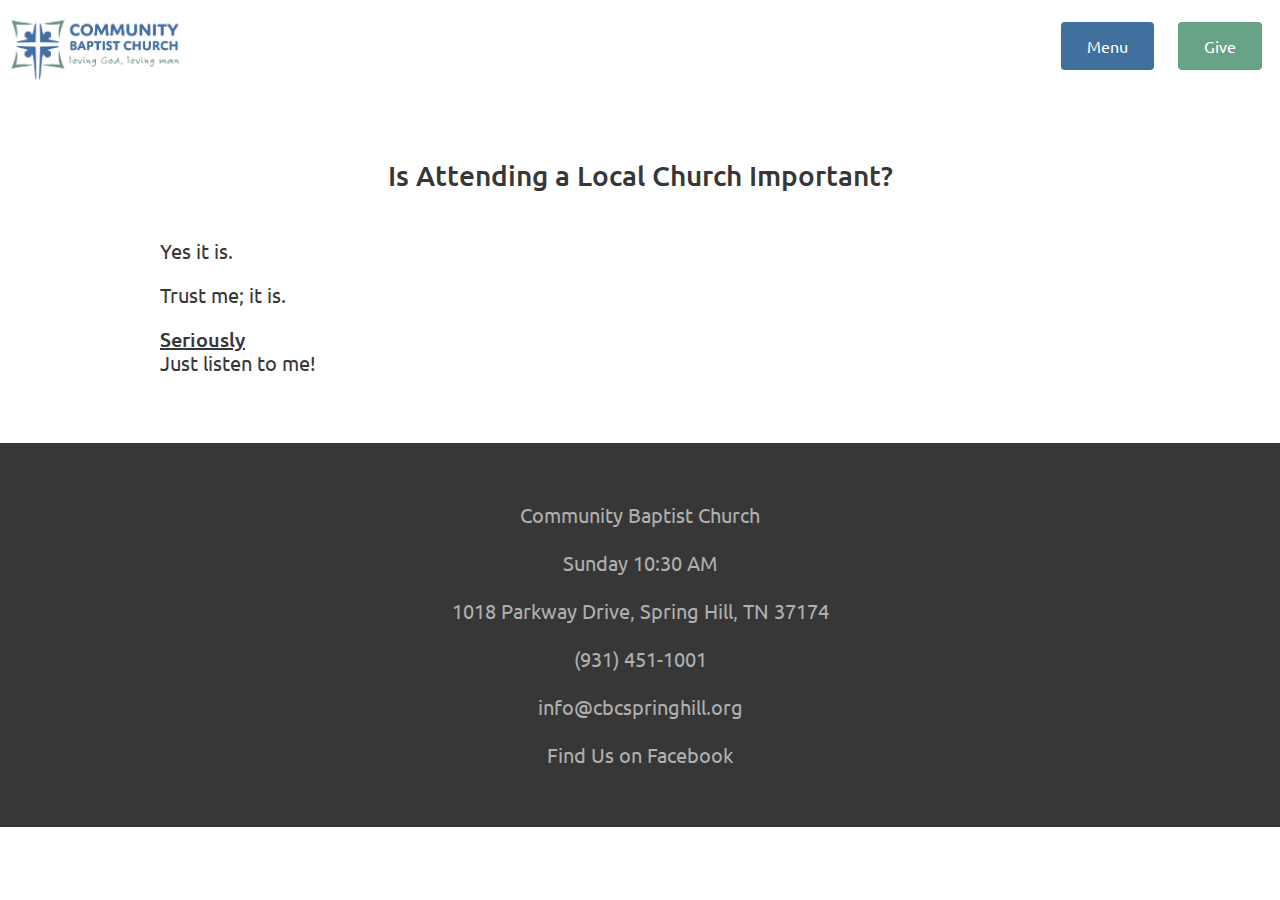
<file: blog/local-church/index.html>
<!doctype html>
<html>
  <head>
    <!-- Global site tag (gtag.js) - Google Analytics -->
<script async src="https://www.googletagmanager.com/gtag/js?id=UA-127800870-1"></script>
<script>
  window.dataLayer = window.dataLayer || [];
  function gtag(){dataLayer.push(arguments);}
  gtag('js', new Date());

  gtag('config', 'UA-127800870-1');
</script>

    <meta charset="utf-8">
    <meta name="viewport"
          content="width=device-width, initial-scale=1, shrink-to-fit=no">

    <link rel="icon" href="images/favicon.ico">
    <meta property="og:type" content="website" />
<meta property="og:title" content="Community Baptist Church" />
<meta property="og:url" content="http://www.cbcspringhill.org/" />
<meta property="og:description" content="Loving God; Loving Man" />
<meta property="og:image" content="/images/info_banner.jpg" />

    <title>CBC Spring Hill</title>

    <link href="https://fonts.googleapis.com/css?family=Ubuntu:400,500" rel="stylesheet">
    <link href="/stylesheets/site.css" rel="stylesheet" />
    
  </head>
  <body>
    <div class='Nav'>
  <div class='Nav-x' data-toggle-menu>
    
        <div class='icon icon--ei-close-o icon--m '>
          <svg class='icon__cnt'><use xlink:href='#ei-close-o-icon'/></svg>
        </div>
      
  </div>

  <div class='Nav-container'>

<a href="/" class="Nav-item Nav-button">          Home
</a><a href="/beliefs" class="Nav-item Nav-button">          Beliefs
</a><a href="/kids" class="Nav-item Nav-button">          For Kids
</a><a href="/events" class="Nav-item Nav-button">          Events
</a><a href="https://www.easytithe.com/dl/?uid=Comm1018487" class="Nav-item Nav-button">          Give
</a>  </div>
</div>

    <div class='Header'>  
  <div class='Header-home'>
<a href="/">      <img src="/images/cbc_logo_m.jpg" alt="Community Baptist Church" title="Community Baptist Church" class="Header-logo--mobile" />
      
      <img src="/images/cbc_logo_color.png" alt="Community Baptist Church" title="Community Baptist Church" class="Header-logo" />
</a>  </div>

  <div class='Header-buttonContainer'>
    <div class='Button Header-button' data-toggle-menu>
      Menu
    </div>

<a href="https://www.easytithe.com/dl/?uid=Comm1018487" class="Header-button Button Header-give">      Give
</a>  </div>
</div>

    <main>
      <section class='section'>
  <h1>
    Is Attending a Local Church Important?
  </h1>

  <div class='Box Box--content'>
    <p>
        Yes it is.
    </p>
    <p>
        Trust me; it is.
    </p>
    <p>
          <span class='bold underline small'>Seriously</span>
          <br/>

        Just listen to me!
    </p>

</div>
</section>

    </main>

    <footer class='Footer'>
  <div class='Footer-container'>
    <div class='Footer-row'>
      Community Baptist Church
    </div>

    <div class='Footer-row'>
      Sunday 10:30 AM
    </div>

    <div class='Footer-row'>
      <a href="https://www.google.com/maps/dir/''/Community+Baptist+Church,+1018+Parkway+Dr,+Spring+Hill,+TN+37174" class="inline-link inline-link--light">1018 Parkway Drive, <span class='no-wrap'>Spring Hill, TN 37174</span></a>
    </div>

    <div class='Footer-row'>
      <a href="tel:9314511001" class="inline-link inline-link--light inline-link--mobile-only">(931) 451-1001</a>
    </div>

    <div class='Footer-row'>
      <a href="mailto:info@cbcspringhill.org" class="inline-link inline-link--light inline-link--mobile-only">info@cbcspringhill.org</a>
    </div>

    <div class='Footer-row'>
      <a href="https://www.facebook.com/Community-Baptist-Church-292995950711670/" class="inline-link inline-link--light">Find Us on Facebook</a>
    </div>
  </div>
</footer>

    <script src="/javascripts/site.js"></script>
    
    <svg xmlns="http://www.w3.org/2000/svg" xmlns:xlink="http://www.w3.org/1999/xlink" id="ei-sprite" style="display:none"><symbol id='ei-sc-youtube-icon' viewBox='0 0 50 50'><path d="M39.7 18.6s-.3-2.1-1.2-3c-1.1-1.2-2.4-1.2-3-1.3C31.3 14 25 14 25 14s-6.3 0-10.5.3c-.6.1-1.9.1-3 1.3-.9.9-1.2 3-1.2 3S10 21 10 23.4v2.2c0 2.4.3 4.9.3 4.9s.3 2.1 1.2 3c1.1 1.2 2.6 1.2 3.3 1.3 2.4.1 10.2.2 10.2.2s6.3 0 10.5-.3c.6-.1 1.9-.1 3-1.3.9-.9 1.2-3 1.2-3s.3-2.4.3-4.8v-2.2c0-2.4-.3-4.8-.3-4.8zm-17.8 9.8V20l8.1 4.2-8.1 4.2z"></path></symbol><symbol id='ei-camera-icon' viewBox='0 0 50 50'><path d="M39 38H11c-1.7 0-3-1.3-3-3V17c0-1.7 1.3-3 3-3h6c.2 0 .5-.2.6-.3l1.1-2.2c.4-.8 1.4-1.4 2.3-1.4h8c.9 0 1.9.6 2.3 1.4l1.1 2.2c.1.2.4.3.6.3h6c1.7 0 3 1.3 3 3v18c0 1.7-1.3 3-3 3zM11 16c-.6 0-1 .4-1 1v18c0 .6.4 1 1 1h28c.6 0 1-.4 1-1V17c0-.6-.4-1-1-1h-6c-.9 0-1.9-.6-2.3-1.4l-1.1-2.2c-.1-.2-.4-.4-.6-.4h-8c-.2 0-.5.2-.6.3l-1.1 2.2c-.4.9-1.4 1.5-2.3 1.5h-6z"></path><path d="M25 34c-5 0-9-4-9-9s4-9 9-9 9 4 9 9-4 9-9 9zm0-16c-3.9 0-7 3.1-7 7s3.1 7 7 7 7-3.1 7-7-3.1-7-7-7z"></path><circle cx="35" cy="18" r="1"></circle><path d="M12 12h4v1h-4z"></path><path d="M25 21v-1c-2.8 0-5 2.2-5 5h1c0-2.2 1.8-4 4-4z"></path></symbol><symbol id='ei-sc-skype-icon' viewBox='0 0 50 50'><path d="M38 27.3c.1-.8.2-1.6.2-2.4 0-1.8-.3-3.5-1-5.1-.7-1.6-1.6-3-2.8-4.2-1.2-1.2-2.6-2.2-4.2-2.8-1.6-.7-3.4-1-5.1-1-.8 0-1.7.1-2.5.2-1.1-.6-2.4-.9-3.7-.9-2.1 0-4.1.8-5.5 2.3-1.5 1.5-2.3 3.4-2.3 5.5 0 1.3.3 2.6 1 3.8-.1.7-.2 1.5-.2 2.3 0 1.8.3 3.5 1 5.1.7 1.6 1.6 3 2.8 4.2 1.2 1.2 2.6 2.2 4.2 2.8 1.6.7 3.4 1 5.1 1 .8 0 1.6-.1 2.3-.2 1.2.7 2.5 1 3.9 1 2.1 0 4.1-.8 5.5-2.3 1.5-1.5 2.3-3.4 2.3-5.5 0-1.3-.3-2.6-1-3.8zM25.1 33c-4.7 0-6.8-2.3-6.8-4 0-.9.7-1.5 1.6-1.5 2 0 1.5 2.9 5.2 2.9 1.9 0 3-1 3-2.1 0-.6-.3-1.4-1.6-1.7l-4.2-1c-3.4-.8-4-2.7-4-4.4 0-3.6 3.3-4.9 6.5-4.9 2.9 0 6.3 1.6 6.3 3.7 0 .9-.8 1.4-1.7 1.4-1.7 0-1.4-2.4-4.9-2.4-1.7 0-2.7.8-2.7 1.9 0 1.1 1.4 1.5 2.5 1.7l3.1.7c3.4.8 4.2 2.7 4.2 4.6.1 2.9-2.1 5.1-6.5 5.1z"></path></symbol><symbol id='ei-sc-odnoklassniki-icon' viewBox='0 0 50 50'><path d="M25 26c-4.4 0-8-3.6-8-8s3.6-8 8-8 8 3.6 8 8-3.6 8-8 8zm0-12.2c-2.3 0-4.2 1.9-4.2 4.2s1.9 4.2 4.2 4.2 4.2-1.9 4.2-4.2-1.9-4.2-4.2-4.2z"></path><path d="M33.6 26.8c-.7-.9-1.9-1-2.8-.4 0 0-2.2 1.6-5.8 1.6-3.6 0-5.8-1.6-5.8-1.6-.9-.7-2.1-.5-2.8.4-.7.9-.5 2.1.4 2.8.1.1 2.2 1.7 5.7 2.2l-5.3 5.4c-.8.8-.8 2.1 0 2.8.4.4.9.6 1.4.6.5 0 1-.2 1.4-.6l5-5.1 5 5.1c.4.4.9.6 1.4.6.5 0 1-.2 1.4-.6.8-.8.8-2 0-2.8l-5.3-5.4c3.5-.6 5.6-2.2 5.7-2.2.9-.7 1.1-2 .4-2.8z"></path></symbol><symbol id='ei-navicon-icon' viewBox='0 0 50 50'><path d="M10 12h30v4H10z"></path><path d="M10 22h30v4H10z"></path><path d="M10 32h30v4H10z"></path></symbol><symbol id='ei-redo-icon' viewBox='0 0 50 50'><path d="M25 38c-7.2 0-13-5.8-13-13s5.8-13 13-13c5.4 0 10.1 3.4 11.9 8.7l-1.9.7c-1.5-4.6-5.4-7.4-10-7.4-6.1 0-11 4.9-11 11s4.9 11 11 11c4.3 0 8.2-2.5 10-6.4l1.8.8C34.7 35 30.1 38 25 38z"></path><path d="M38 22h-8v-2h6v-6h2z"></path></symbol><symbol id='ei-chevron-down-icon' viewBox='0 0 50 50'><path d="M25 32.4l-9.7-9.7 1.4-1.4 8.3 8.3 8.3-8.3 1.4 1.4z"></path></symbol><symbol id='ei-play-icon' viewBox='0 0 50 50'><path d="M25 42c-9.4 0-17-7.6-17-17S15.6 8 25 8s17 7.6 17 17-7.6 17-17 17zm0-32c-8.3 0-15 6.7-15 15s6.7 15 15 15 15-6.7 15-15-6.7-15-15-15z"></path><path d="M20 33.7V16.3L35 25l-15 8.7zm2-14v10.5l9-5.3-9-5.2z"></path></symbol><symbol id='ei-pointer-icon' viewBox='0 0 50 50'><path d="M33 38H21c-.6 0-1-.4-1-1 0-1.5-.7-2.4-1.8-3.8-.6-.7-1.3-1.6-2-2.7-1.9-3-3.6-6.6-4-7.9-.4-1.3-.1-2.2.3-2.7.4-.6 1.2-.9 2.1-.9 1.2 0 2.4 1 3.5 2.3V11c0-1.7 1.3-3 3-3s3 1.3 3 3v4.2c.3-.1.6-.2 1-.2 1.1 0 2 .6 2.5 1.4.4-.3.9-.4 1.4-.4 1.4 0 2.5.9 2.9 2.2.3-.1.7-.2 1.1-.2 1.7 0 3 1.3 3 3v3c0 2.6-.5 4.7-1 6.7s-1 3.9-1 6.3c0 .6-.4 1-1 1zm-11.1-2H32c.1-2.2.6-4 1-5.8.5-2 1-3.9 1-6.2v-3c0-.6-.4-1-1-1s-1 .4-1 1v1c0 .6-.4 1-1 1s-1-.4-1-1v-3c0-.6-.4-1-1-1s-1 .4-1 1v2c0 .6-.4 1-1 1s-1-.4-1-1v-3c0-.6-.4-1-1-1s-1 .4-1 1v2c0 .6-.4 1-1 1s-1-.4-1-1v-9c0-.6-.4-1-1-1s-1 .4-1 1v15c0 .6-.4 1-1 1s-1-.4-1-1v-.8c-.9-2.3-2.8-4.2-3.5-4.2-.2 0-.4 0-.5.1-.1.1-.1.4 0 .9.3 1.1 1.8 4.3 3.8 7.5.6 1 1.2 1.7 1.8 2.5 1.1 1.2 2.1 2.3 2.3 4z"></path></symbol><symbol id='ei-sc-telegram-icon' viewBox='0 0 50 50'><path d="M37.1 13L9.4 24c-.9.3-.8 1.6.1 1.9l7 2.2 2.8 8.8c.2.7 1.1.9 1.6.4l4.1-3.8 7.8 5.7c.6.4 1.4.1 1.6-.6l5.4-23.2c.3-1.7-1.2-3-2.7-2.4zM20.9 29.8L20 35l-2-7.2L37.5 15 20.9 29.8z"></path></symbol><symbol id='ei-spinner-3-icon' viewBox='0 0 50 50'><path d="M41.9 23.9c-.3-6.1-4-11.8-9.5-14.4-6-2.7-13.3-1.6-18.3 2.6-4.8 4-7 10.5-5.6 16.6 1.3 6 6 10.9 11.9 12.5 7.1 2 13.6-1.4 17.6-7.2-3.6 4.8-9.1 8-15.2 6.9-6.1-1.1-11.1-5.7-12.5-11.7-1.5-6.4 1.5-13.1 7.2-16.4 5.9-3.4 14.2-2.1 18.1 3.7 1 1.4 1.7 3.1 2 4.8.3 1.4.2 2.9.4 4.3.2 1.3 1.3 3 2.8 2.1 1.3-.8 1.2-2.5 1.1-3.8 0-.4.1.7 0 0z"></path></symbol><symbol id='ei-star-icon' viewBox='0 0 50 50'><path d="M15.2 40.6c-.2 0-.4-.1-.6-.2-.4-.3-.5-.7-.4-1.1l3.9-12-10.2-7.5c-.4-.3-.5-.7-.4-1.1s.5-.7 1-.7h12.7L25 5.9c.1-.4.5-.7 1-.7s.8.3 1 .7L30.9 18h12.7c.4 0 .8.2 1 .6s0 .9-.4 1.1L34 27.1l3.9 12c.1.4 0 .9-.4 1.1s-.8.3-1.2 0L26 33l-10.2 7.4c-.2.1-.4.2-.6.2zM26 30.7c.2 0 .4.1.6.2l8.3 6.1-3.2-9.8c-.1-.4 0-.9.4-1.1l8.3-6.1H30.1c-.4 0-.8-.3-1-.7L26 9.5l-3.2 9.8c-.1.4-.5.7-1 .7H11.5l8.3 6.1c.4.3.5.7.4 1.1L17.1 37l8.3-6.1c.2-.1.4-.2.6-.2z"></path></symbol><symbol id='ei-unlock-icon' viewBox='0 0 50 50'><path d="M18 23h-2v-4c0-5 4-9 9-9 4.5 0 8.4 3.4 8.9 7.9l-2 .2c-.4-3.5-3.4-6.1-6.9-6.1-3.9 0-7 3.1-7 7v4z"></path><path d="M33 40H17c-1.7 0-3-1.3-3-3V25c0-1.7 1.3-3 3-3h16c1.7 0 3 1.3 3 3v12c0 1.7-1.3 3-3 3zM17 24c-.6 0-1 .4-1 1v12c0 .6.4 1 1 1h16c.6 0 1-.4 1-1V25c0-.6-.4-1-1-1H17z"></path><circle cx="25" cy="28" r="2"></circle><path d="M25.5 28h-1l-1 6h3z"></path></symbol><symbol id='ei-pencil-icon' viewBox='0 0 50 50'><path d="M9.6 40.4l2.5-9.9L27 15.6l7.4 7.4-14.9 14.9-9.9 2.5zm4.3-8.9l-1.5 6.1 6.1-1.5L31.6 23 27 18.4 13.9 31.5z"></path><path d="M17.8 37.3c-.6-2.5-2.6-4.5-5.1-5.1l.5-1.9c3.2.8 5.7 3.3 6.5 6.5l-1.9.5z"></path><path d="M29.298 19.287l1.414 1.414-13.01 13.02-1.414-1.41z"></path><path d="M11 39l2.9-.7c-.3-1.1-1.1-1.9-2.2-2.2L11 39z"></path><path d="M35 22.4L27.6 15l3-3 .5.1c3.6.5 6.4 3.3 6.9 6.9l.1.5-3.1 2.9zM30.4 15l4.6 4.6.9-.9c-.5-2.3-2.3-4.1-4.6-4.6l-.9.9z"></path></symbol><symbol id='ei-sc-instagram-icon' viewBox='0 0 50 50'><path d="M25 12c-3.53 0-3.973.015-5.36.078-1.384.063-2.329.283-3.156.604a6.372 6.372 0 0 0-2.302 1.5 6.372 6.372 0 0 0-1.5 2.303c-.321.826-.54 1.771-.604 3.155C12.015 21.027 12 21.47 12 25c0 3.53.015 3.973.078 5.36.063 1.384.283 2.329.604 3.155.333.855.777 1.58 1.5 2.303a6.372 6.372 0 0 0 2.302 1.5c.827.32 1.772.54 3.156.604 1.387.063 1.83.078 5.36.078 3.53 0 3.973-.015 5.36-.078 1.384-.063 2.329-.283 3.155-.604a6.371 6.371 0 0 0 2.303-1.5 6.372 6.372 0 0 0 1.5-2.303c.32-.826.54-1.771.604-3.155.063-1.387.078-1.83.078-5.36 0-3.53-.015-3.973-.078-5.36-.063-1.384-.283-2.329-.605-3.155a6.372 6.372 0 0 0-1.499-2.303 6.371 6.371 0 0 0-2.303-1.5c-.826-.32-1.771-.54-3.155-.604C28.973 12.015 28.53 12 25 12m0 2.342c3.471 0 3.882.014 5.253.076 1.267.058 1.956.27 2.414.448.607.236 1.04.517 1.495.972.455.455.736.888.972 1.495.178.458.39 1.146.448 2.414.062 1.37.076 1.782.076 5.253s-.014 3.882-.076 5.253c-.058 1.268-.27 1.956-.448 2.414a4.028 4.028 0 0 1-.972 1.495 4.027 4.027 0 0 1-1.495.972c-.458.178-1.147.39-2.414.448-1.37.062-1.782.076-5.253.076s-3.883-.014-5.253-.076c-1.268-.058-1.956-.27-2.414-.448a4.027 4.027 0 0 1-1.495-.972 4.03 4.03 0 0 1-.972-1.495c-.178-.458-.39-1.146-.448-2.414-.062-1.37-.076-1.782-.076-5.253s.014-3.882.076-5.253c.058-1.268.27-1.956.448-2.414.236-.607.517-1.04.972-1.495a4.028 4.028 0 0 1 1.495-.972c.458-.178 1.146-.39 2.414-.448 1.37-.062 1.782-.076 5.253-.076"></path><path d="M25 18a7 7 0 1 0 0 14 7 7 0 0 0 0-14m0 11.5a4.5 4.5 0 1 1 0-9 4.5 4.5 0 0 1 0 9m8.7-11.4a1.6 1.6 0 1 1-3.2 0 1.6 1.6 0 0 1 3.2 0"></path></symbol><symbol id='ei-spinner-2-icon' viewBox='0 0 50 50'><circle cx="25" cy="10" r="2"></circle><circle opacity=".3" cx="25" cy="40" r="2"></circle><circle opacity=".3" cx="32.5" cy="12" r="2"></circle><circle opacity=".3" cx="17.5" cy="38" r="2"></circle><circle opacity=".93" cx="17.5" cy="12" r="2"></circle><circle opacity=".3" cx="32.5" cy="38" r="2"></circle><circle opacity=".65" cx="10" cy="25" r="2"></circle><circle opacity=".3" cx="40" cy="25" r="2"></circle><circle opacity=".86" cx="12" cy="17.5" r="2"></circle><circle opacity=".3" cx="38" cy="32.5" r="2"></circle><circle opacity=".44" cx="12" cy="32.5" r="2"></circle><circle opacity=".3" cx="38" cy="17.5" r="2"></circle></symbol><symbol id='ei-paperclip-icon' viewBox='0 0 50 50'><path d="M13.8 39.6c-1.5 0-3.1-.6-4.2-1.8-2.3-2.3-2.3-6.1 0-8.5l17-17c3.1-3.1 8.2-3.1 11.3 0 3.1 3.1 3.1 8.2 0 11.3L25.1 36.4 23.7 35l12.7-12.7c2.3-2.3 2.3-6.1 0-8.5-2.3-2.3-6.1-2.3-8.5 0l-17 17c-.8.8-1.2 1.8-1.2 2.8 0 1.1.4 2.1 1.2 2.8 1.6 1.6 4.1 1.6 5.7 0l12.7-12.7c.8-.8.8-2 0-2.8-.8-.8-2-.8-2.8 0L18 29.3l-1.4-1.4 8.5-8.5c1.6-1.6 4.1-1.6 5.7 0 1.6 1.6 1.6 4.1 0 5.7L18 37.8c-1.1 1.2-2.7 1.8-4.2 1.8z"></path></symbol><symbol id='ei-tag-icon' viewBox='0 0 50 50'><path d="M22 40.1c-.9 0-1.7-.3-2.3-.9l-8.9-8.9c-1.2-1.2-1.2-3.3 0-4.5l11.9-11.9c1-1 3-1.8 4.5-1.8h7.6c1.8 0 3.2 1.4 3.2 3.2v7.6c0 1.5-.8 3.4-1.8 4.5L24.3 39.2c-.6.6-1.4.9-2.3.9zM27.2 14c-1 0-2.4.6-3 1.3L12.3 27.2c-.5.5-.5 1.2 0 1.7l8.9 8.9c.5.4 1.2.4 1.7 0l11.9-11.9c.7-.7 1.3-2.1 1.3-3v-7.6c0-.7-.5-1.2-1.2-1.2h-7.7z"></path><path d="M30 24c-2.2 0-4-1.8-4-4s1.8-4 4-4 4 1.8 4 4-1.8 4-4 4zm0-6c-1.1 0-2 .9-2 2s.9 2 2 2 2-.9 2-2-.9-2-2-2z"></path></symbol><symbol id='ei-chart-icon' viewBox='0 0 50 50'><path d="M18 36h-2V26h-4v10h-2V24h8z"></path><path d="M28 36h-2V20h-4v16h-2V18h8z"></path><path d="M38 36h-2V14h-4v22h-2V12h8z"></path><path d="M8 36h32v2H8z"></path></symbol><symbol id='ei-credit-card-icon' viewBox='0 0 50 50'><path d="M39 38H11c-1.7 0-3-1.3-3-3V15c0-1.7 1.3-3 3-3h28c1.7 0 3 1.3 3 3v20c0 1.7-1.3 3-3 3zM11 14c-.6 0-1 .4-1 1v20c0 .6.4 1 1 1h28c.6 0 1-.4 1-1V15c0-.6-.4-1-1-1H11z"></path><path d="M9 16h32v6H9z"></path><path d="M12 26h1v2h-1z"></path><path d="M14 26h1v2h-1z"></path><path d="M16 26h1v2h-1z"></path><path d="M19 26h1v2h-1z"></path><path d="M21 26h1v2h-1z"></path><path d="M23 26h1v2h-1z"></path><path d="M26 26h1v2h-1z"></path><path d="M28 26h1v2h-1z"></path><path d="M30 26h1v2h-1z"></path><path d="M33 26h1v2h-1z"></path><path d="M35 26h1v2h-1z"></path><path d="M37 26h1v2h-1z"></path></symbol><symbol id='ei-sc-tumblr-icon' viewBox='0 0 50 50'><path d="M30.9 32.4c-.5.2-1.5.5-2.3.5-2.2.1-2.7-1.6-2.7-2.8v-8.7h5.6v-4.2H26V10h-4.1c-.1 0-.2.1-.2.2-.2 2.2-1.3 6-5.5 7.5v3.6H19v9.1c0 3.1 2.3 7.6 8.4 7.5 2.1 0 4.3-.9 4.8-1.6l-1.3-3.9z"></path></symbol><symbol id='ei-sc-soundcloud-icon' viewBox='0 0 50 50'><path d="M40 24h-.2c-.9-4.6-5-8-9.8-8-3.1 0-5.9 1.4-7.7 3.7-.2.3-.3.6-.3 1.2l-.4 9.1.4 5.5c0 .3.3.5.5.5H40c3.3 0 6-2.7 6-6s-2.7-6-6-6z"></path><path d="M18.9 20c-.3 0-.5.2-.5.5l-.8 9v1l.8 5c0 .3.3.5.6.5h.2c.3 0 .5-.2.6-.5l.8-5c0-.3.1-.7 0-1l-.8-9c0-.3-.3-.5-.5-.5h-.4z"></path><path d="M14.9 21c-.3 0-.5.2-.5.5l-.8 8v1l.8 5c0 .3.3.5.6.5h.2c.3 0 .5-.2.6-.5l.8-5c0-.3.1-.7 0-1l-.8-8c0-.3-.3-.5-.5-.5h-.4z"></path><path d="M11 24c-.3 0-.5.2-.6.5l-.8 5v1l.8 5c0 .3.3.5.6.5s.5-.2.6-.5l.8-5v-1l-.8-5c-.1-.3-.3-.5-.6-.5z"></path><path d="M7 23c-.3 0-.5.2-.6.5l-.9 6v1l.8 5c.2.3.4.5.7.5.3 0 .5-.2.6-.5l.8-5c0-.3.1-.7 0-1l-.9-6c0-.3-.2-.5-.5-.5z"></path><path d="M3.3 26c-.3 0-.5.2-.6.5l-.6 3c-.1.3-.1.7 0 1l.6 4c.1.3.3.5.6.5s.5-.2.6-.5l.6-4v-1l-.6-3c-.1-.3-.3-.5-.6-.5z"></path></symbol><symbol id='ei-chevron-up-icon' viewBox='0 0 50 50'><path d="M33.3 28.7L25 20.4l-8.3 8.3-1.4-1.4 9.7-9.7 9.7 9.7z"></path></symbol><symbol id='ei-arrow-up-icon' viewBox='0 0 50 50'><path d="M25 42c-9.4 0-17-7.6-17-17S15.6 8 25 8s17 7.6 17 17-7.6 17-17 17zm0-32c-8.3 0-15 6.7-15 15s6.7 15 15 15 15-6.7 15-15-6.7-15-15-15z"></path><path d="M33.3 26.7L25 18.4l-8.3 8.3-1.4-1.4 9.7-9.7 9.7 9.7z"></path><path d="M24 17h2v17h-2z"></path></symbol><symbol id='ei-calendar-icon' viewBox='0 0 50 50'><path d="M37 38H13c-1.7 0-3-1.3-3-3V13c0-1.7 1.1-3 2.5-3H14v2h-1.5c-.2 0-.5.4-.5 1v22c0 .6.4 1 1 1h24c.6 0 1-.4 1-1V13c0-.6-.3-1-.5-1H36v-2h1.5c1.4 0 2.5 1.3 2.5 3v22c0 1.7-1.3 3-3 3z"></path><path d="M17 14c-.6 0-1-.4-1-1V9c0-.6.4-1 1-1s1 .4 1 1v4c0 .6-.4 1-1 1z"></path><path d="M33 14c-.6 0-1-.4-1-1V9c0-.6.4-1 1-1s1 .4 1 1v4c0 .6-.4 1-1 1z"></path><path d="M20 10h10v2H20z"></path><path d="M12 16h26v2H12z"></path><path d="M34 20h2v2h-2z"></path><path d="M30 20h2v2h-2z"></path><path d="M26 20h2v2h-2z"></path><path d="M22 20h2v2h-2z"></path><path d="M18 20h2v2h-2z"></path><path d="M34 24h2v2h-2z"></path><path d="M30 24h2v2h-2z"></path><path d="M26 24h2v2h-2z"></path><path d="M22 24h2v2h-2z"></path><path d="M18 24h2v2h-2z"></path><path d="M14 24h2v2h-2z"></path><path d="M34 28h2v2h-2z"></path><path d="M30 28h2v2h-2z"></path><path d="M26 28h2v2h-2z"></path><path d="M22 28h2v2h-2z"></path><path d="M18 28h2v2h-2z"></path><path d="M14 28h2v2h-2z"></path><path d="M30 32h2v2h-2z"></path><path d="M26 32h2v2h-2z"></path><path d="M22 32h2v2h-2z"></path><path d="M18 32h2v2h-2z"></path><path d="M14 32h2v2h-2z"></path></symbol><symbol id='ei-location-icon' viewBox='0 0 50 50'><path d="M25 42.5l-.8-.9C23.7 41.1 12 27.3 12 19c0-7.2 5.8-13 13-13s13 5.8 13 13c0 8.3-11.7 22.1-12.2 22.7l-.8.8zM25 8c-6.1 0-11 4.9-11 11 0 6.4 8.4 17.2 11 20.4 2.6-3.2 11-14 11-20.4 0-6.1-4.9-11-11-11z"></path><path d="M25 24c-2.8 0-5-2.2-5-5s2.2-5 5-5 5 2.2 5 5-2.2 5-5 5zm0-8c-1.7 0-3 1.3-3 3s1.3 3 3 3 3-1.3 3-3-1.3-3-3-3z"></path></symbol><symbol id='ei-archive-icon' viewBox='0 0 50 50'><path d="M42 20h-2v-5c0-.6-.4-1-1-1H11c-.6 0-1 .4-1 1v5H8v-5c0-1.7 1.3-3 3-3h28c1.7 0 3 1.3 3 3v5z"></path><path d="M37 40H13c-1.7 0-3-1.3-3-3V20h2v17c0 .6.4 1 1 1h24c.6 0 1-.4 1-1V20h2v17c0 1.7-1.3 3-3 3z"></path><path d="M29 26h-8c-.6 0-1-.4-1-1s.4-1 1-1h8c.6 0 1 .4 1 1s-.4 1-1 1z"></path><path d="M8 18h34v2H8z"></path></symbol><symbol id='ei-undo-icon' viewBox='0 0 50 50'><path d="M25 38c-5.1 0-9.7-3-11.8-7.6l1.8-.8c1.8 3.9 5.7 6.4 10 6.4 6.1 0 11-4.9 11-11s-4.9-11-11-11c-4.6 0-8.5 2.8-10.1 7.3l-1.9-.7c1.9-5.2 6.6-8.6 12-8.6 7.2 0 13 5.8 13 13s-5.8 13-13 13z"></path><path d="M20 22h-8v-8h2v6h6z"></path></symbol><symbol id='ei-check-icon' viewBox='0 0 50 50'><path d="M25 42c-9.4 0-17-7.6-17-17S15.6 8 25 8s17 7.6 17 17-7.6 17-17 17zm0-32c-8.3 0-15 6.7-15 15s6.7 15 15 15 15-6.7 15-15-6.7-15-15-15z"></path><path d="M23 32.4l-8.7-8.7 1.4-1.4 7.3 7.3 11.3-11.3 1.4 1.4z"></path></symbol><symbol id='ei-sc-github-icon' viewBox='0 0 50 50'><path fill-rule="evenodd" clip-rule="evenodd" d="M25 10c-8.3 0-15 6.7-15 15 0 6.6 4.3 12.2 10.3 14.2.8.1 1-.3 1-.7v-2.6c-4.2.9-5.1-2-5.1-2-.7-1.7-1.7-2.2-1.7-2.2-1.4-.9.1-.9.1-.9 1.5.1 2.3 1.5 2.3 1.5 1.3 2.3 3.5 1.6 4.4 1.2.1-1 .5-1.6 1-2-3.3-.4-6.8-1.7-6.8-7.4 0-1.6.6-3 1.5-4-.2-.4-.7-1.9.1-4 0 0 1.3-.4 4.1 1.5 1.2-.3 2.5-.5 3.8-.5 1.3 0 2.6.2 3.8.5 2.9-1.9 4.1-1.5 4.1-1.5.8 2.1.3 3.6.1 4 1 1 1.5 2.4 1.5 4 0 5.8-3.5 7-6.8 7.4.5.5 1 1.4 1 2.8v4.1c0 .4.3.9 1 .7 6-2 10.2-7.6 10.2-14.2C40 16.7 33.3 10 25 10z"></path></symbol><symbol id='ei-sc-twitter-icon' viewBox='0 0 50 50'><path d="M39.2 16.8c-1.1.5-2.2.8-3.5 1 1.2-.8 2.2-1.9 2.7-3.3-1.2.7-2.5 1.2-3.8 1.5-1.1-1.2-2.7-1.9-4.4-1.9-3.3 0-6.1 2.7-6.1 6.1 0 .5.1.9.2 1.4-5-.2-9.5-2.7-12.5-6.3-.5.7-.8 1.7-.8 2.8 0 2.1 1.1 4 2.7 5-1 0-1.9-.3-2.7-.8v.1c0 2.9 2.1 5.4 4.9 5.9-.5.1-1 .2-1.6.2-.4 0-.8 0-1.1-.1.8 2.4 3 4.2 5.7 4.2-2.1 1.6-4.7 2.6-7.5 2.6-.5 0-1 0-1.4-.1 2.4 1.9 5.6 2.9 9 2.9 11.1 0 17.2-9.2 17.2-17.2V20c1.2-.9 2.2-1.9 3-3.2z"></path></symbol><symbol id='ei-arrow-down-icon' viewBox='0 0 50 50'><path d="M25 42c-9.4 0-17-7.6-17-17S15.6 8 25 8s17 7.6 17 17-7.6 17-17 17zm0-32c-8.3 0-15 6.7-15 15s6.7 15 15 15 15-6.7 15-15-6.7-15-15-15z"></path><path d="M25 34.4l-9.7-9.7 1.4-1.4 8.3 8.3 8.3-8.3 1.4 1.4z"></path><path d="M24 16h2v17h-2z"></path></symbol><symbol id='ei-exclamation-icon' viewBox='0 0 50 50'><path d="M25 42c-9.4 0-17-7.6-17-17S15.6 8 25 8s17 7.6 17 17-7.6 17-17 17zm0-32c-8.3 0-15 6.7-15 15s6.7 15 15 15 15-6.7 15-15-6.7-15-15-15z"></path><path d="M24 32h2v2h-2z"></path><path d="M25.6 30h-1.2l-.4-8v-6h2v6z"></path></symbol><symbol id='ei-chevron-right-icon' viewBox='0 0 50 50'><path d="M22.7 34.7l-1.4-1.4 8.3-8.3-8.3-8.3 1.4-1.4 9.7 9.7z"></path></symbol><symbol id='ei-share-google-icon' viewBox='0 0 50 50'><path d="M15 30c-2.8 0-5-2.2-5-5s2.2-5 5-5 5 2.2 5 5-2.2 5-5 5zm0-8c-1.7 0-3 1.3-3 3s1.3 3 3 3 3-1.3 3-3-1.3-3-3-3z"></path><path d="M35 20c-2.8 0-5-2.2-5-5s2.2-5 5-5 5 2.2 5 5-2.2 5-5 5zm0-8c-1.7 0-3 1.3-3 3s1.3 3 3 3 3-1.3 3-3-1.3-3-3-3z"></path><path d="M35 40c-2.8 0-5-2.2-5-5s2.2-5 5-5 5 2.2 5 5-2.2 5-5 5zm0-8c-1.7 0-3 1.3-3 3s1.3 3 3 3 3-1.3 3-3-1.3-3-3-3z"></path><path d="M19.007 25.885l12.88 6.44-.895 1.788-12.88-6.44z"></path><path d="M30.993 15.885l.894 1.79-12.88 6.438-.894-1.79z"></path></symbol><symbol id='ei-trash-icon' viewBox='0 0 50 50'><path d="M20 18h2v16h-2z"></path><path d="M24 18h2v16h-2z"></path><path d="M28 18h2v16h-2z"></path><path d="M12 12h26v2H12z"></path><path d="M30 12h-2v-1c0-.6-.4-1-1-1h-4c-.6 0-1 .4-1 1v1h-2v-1c0-1.7 1.3-3 3-3h4c1.7 0 3 1.3 3 3v1z"></path><path d="M31 40H19c-1.6 0-3-1.3-3.2-2.9l-1.8-24 2-.2 1.8 24c0 .6.6 1.1 1.2 1.1h12c.6 0 1.1-.5 1.2-1.1l1.8-24 2 .2-1.8 24C34 38.7 32.6 40 31 40z"></path></symbol><symbol id='ei-refresh-icon' viewBox='0 0 50 50'><path d="M25 38c-7.2 0-13-5.8-13-13 0-3.2 1.2-6.2 3.3-8.6l1.5 1.3C15 19.7 14 22.3 14 25c0 6.1 4.9 11 11 11 1.6 0 3.1-.3 4.6-1l.8 1.8c-1.7.8-3.5 1.2-5.4 1.2z"></path><path d="M34.7 33.7l-1.5-1.3c1.8-2 2.8-4.6 2.8-7.3 0-6.1-4.9-11-11-11-1.6 0-3.1.3-4.6 1l-.8-1.8c1.7-.8 3.5-1.2 5.4-1.2 7.2 0 13 5.8 13 13 0 3.1-1.2 6.2-3.3 8.6z"></path><path d="M18 24h-2v-6h-6v-2h8z"></path><path d="M40 34h-8v-8h2v6h6z"></path></symbol><symbol id='ei-like-icon' viewBox='0 0 50 50'><path d="M40 23.2c0-2.1-1.7-3.2-4-3.2h-6.7c.5-1.8.7-3.5.7-5 0-5.8-1.6-7-3-7-.9 0-1.6.1-2.5.6-.3.2-.4.4-.5.7l-1 5.4c-1.1 2.8-3.8 5.3-6 7V36c.8 0 1.6.4 2.6.9 1.1.5 2.2 1.1 3.4 1.1h9.5c2 0 3.5-1.6 3.5-3 0-.3 0-.5-.1-.7 1.2-.5 2.1-1.5 2.1-2.8 0-.6-.1-1.1-.3-1.6.8-.5 1.5-1.4 1.5-2.4 0-.6-.3-1.2-.6-1.7.8-.6 1.4-1.6 1.4-2.6zm-2.1 0c0 1.3-1.3 1.4-1.5 2-.2.7.8.9.8 2.1 0 1.2-1.5 1.2-1.7 1.9-.2.8.5 1 .5 2.2v.2c-.2 1-1.7 1.1-2 1.5-.3.5 0 .7 0 1.8 0 .6-.7 1-1.5 1H23c-.8 0-1.6-.4-2.6-.9-.8-.4-1.6-.8-2.4-1V23.5c2.5-1.9 5.7-4.7 6.9-8.2v-.2l.9-5c.4-.1.7-.1 1.2-.1.2 0 1 1.2 1 5 0 1.5-.3 3.1-.8 5H27c-.6 0-1 .4-1 1s.4 1 1 1h9c1 0 1.9.5 1.9 1.2z"></path><path d="M16 38h-6c-1.1 0-2-.9-2-2V22c0-1.1.9-2 2-2h6c1.1 0 2 .9 2 2v14c0 1.1-.9 2-2 2zm-6-16v14h6V22h-6z"></path></symbol><symbol id='ei-close-o-icon' viewBox='0 0 50 50'><path d="M25 42c-9.4 0-17-7.6-17-17S15.6 8 25 8s17 7.6 17 17-7.6 17-17 17zm0-32c-8.3 0-15 6.7-15 15s6.7 15 15 15 15-6.7 15-15-6.7-15-15-15z"></path><path d="M32.283 16.302l1.414 1.415-15.98 15.98-1.414-1.414z"></path><path d="M17.717 16.302l15.98 15.98-1.414 1.415-15.98-15.98z"></path></symbol><symbol id='ei-sc-vk-icon' viewBox='0 0 50 50'><path fill-rule="evenodd" clip-rule="evenodd" d="M25.1 35.9h2s.6-.1.9-.4c.3-.3.3-.9.3-.9s0-2.6 1.2-3c1.2-.4 2.8 2.6 4.4 3.7 1.2.9 2.1.7 2.1.7l4.4-.1s2.3-.1 1.2-2c-.1-.1-.6-1.3-3.3-3.8-2.8-2.6-2.4-2.1.9-6.6 2-2.7 2.8-4.3 2.6-5.1-.2-.7-1.7-.5-1.7-.5h-5s-.4-.1-.6.1c-.3.2-.4.5-.4.5s-.8 2.1-1.8 3.9c-2.2 3.7-3.1 3.9-3.4 3.7-.8-.5-.6-2.2-.6-3.3 0-3.6.6-5.1-1.1-5.5-.5-.1-.9-.2-2.3-.2-1.8 0-3.3 0-4.1.4-.6.3-1 .9-.7.9.3 0 1.1.2 1.5.7.4.9.4 2.4.4 2.4s.3 4.3-.7 4.8c-.7.4-1.6-.4-3.6-3.8-1-1.7-1.8-3.7-1.8-3.7s-.1-.4-.4-.6c-.3-.2-.8-.3-.8-.3H10s-.7 0-1 .3c-.2.3 0 .8 0 .8s3.7 8.6 7.9 13c3.9 4.2 8.2 3.9 8.2 3.9z"></path></symbol><symbol id='ei-user-icon' viewBox='0 0 50 50'><path d="M25.1 42c-9.4 0-17-7.6-17-17s7.6-17 17-17 17 7.6 17 17-7.7 17-17 17zm0-32c-8.3 0-15 6.7-15 15s6.7 15 15 15 15-6.7 15-15-6.8-15-15-15z"></path><path d="M15.3 37.3l-1.8-.8c.5-1.2 2.1-1.9 3.8-2.7 1.7-.8 3.8-1.7 3.8-2.8v-1.5c-.6-.5-1.6-1.6-1.8-3.2-.5-.5-1.3-1.4-1.3-2.6 0-.7.3-1.3.5-1.7-.2-.8-.4-2.3-.4-3.5 0-3.9 2.7-6.5 7-6.5 1.2 0 2.7.3 3.5 1.2 1.9.4 3.5 2.6 3.5 5.3 0 1.7-.3 3.1-.5 3.8.2.3.4.8.4 1.4 0 1.3-.7 2.2-1.3 2.6-.2 1.6-1.1 2.6-1.7 3.1V31c0 .9 1.8 1.6 3.4 2.2 1.9.7 3.9 1.5 4.6 3.1l-1.9.7c-.3-.8-1.9-1.4-3.4-1.9-2.2-.8-4.7-1.7-4.7-4v-2.6l.5-.3s1.2-.8 1.2-2.4v-.7l.6-.3c.1 0 .6-.3.6-1.1 0-.2-.2-.5-.3-.6l-.4-.4.2-.5s.5-1.6.5-3.6c0-1.9-1.1-3.3-2-3.3h-.6l-.3-.5c0-.4-.7-.8-1.9-.8-3.1 0-5 1.7-5 4.5 0 1.3.5 3.5.5 3.5l.1.5-.4.5c-.1 0-.3.3-.3.7 0 .5.6 1.1.9 1.3l.4.3v.5c0 1.5 1.3 2.3 1.3 2.4l.5.3v2.6c0 2.4-2.6 3.6-5 4.6-1.1.4-2.6 1.1-2.8 1.6z"></path></symbol><symbol id='ei-search-icon' viewBox='0 0 50 50'><path d="M23 36c-7.2 0-13-5.8-13-13s5.8-13 13-13 13 5.8 13 13-5.8 13-13 13zm0-24c-6.1 0-11 4.9-11 11s4.9 11 11 11 11-4.9 11-11-4.9-11-11-11z"></path><path d="M32.682 31.267l8.98 8.98-1.414 1.414-8.98-8.98z"></path></symbol><symbol id='ei-sc-linkedin-icon' viewBox='0 0 50 50'><path d="M36.1 12H13.9c-1.1 0-1.9.8-1.9 1.9v22.2c0 1 .9 1.9 1.9 1.9h22.2c1.1 0 1.9-.8 1.9-1.9V13.9c0-1.1-.9-1.9-1.9-1.9zM20 34h-4V22h4v12zm-2-13.6c-1.3 0-2.4-1.1-2.4-2.4 0-1.3 1.1-2.4 2.4-2.4 1.3 0 2.4 1.1 2.4 2.4 0 1.3-1.1 2.4-2.4 2.4zM34 34h-4v-6c0-1.6-.4-3.2-2-3.2s-2 1.6-2 3.2v6h-4V22h4v1.4h.2c.5-1 1.8-1.8 3.3-1.8 3.7 0 4.5 2.4 4.5 5.4v7z"></path></symbol><symbol id='ei-sc-vimeo-icon' viewBox='0 0 50 50'><path d="M38 19.6c-.1 2.7-2 6.4-5.6 11.1-3.8 4.9-7 7.4-9.6 7.4-1.6 0-3-1.5-4.1-4.5-.7-2.7-1.5-5.5-2.2-8.2-.8-3-1.7-4.5-2.7-4.5-.2 0-.9.4-2.2 1.3l-1.3-1.7c1.4-1.2 2.7-2.4 4-3.6 1.8-1.6 3.2-2.4 4.1-2.5 2.2-.2 3.5 1.3 4 4.4.5 3.4.9 5.5 1.1 6.4.6 2.8 1.3 4.2 2.1 4.2.6 0 1.5-.9 2.6-2.8 1.2-1.8 1.8-3.2 1.9-4.2.2-1.6-.5-2.4-1.9-2.4-.7 0-1.3.2-2 .5 1.4-4.5 4-6.6 7.8-6.5 2.8.1 4.2 1.9 4 5.6z"></path></symbol><symbol id='ei-image-icon' viewBox='0 0 50 50'><path d="M39 38H11c-1.7 0-3-1.3-3-3V15c0-1.7 1.3-3 3-3h28c1.7 0 3 1.3 3 3v20c0 1.7-1.3 3-3 3zM11 14c-.6 0-1 .4-1 1v20c0 .6.4 1 1 1h28c.6 0 1-.4 1-1V15c0-.6-.4-1-1-1H11z"></path><path d="M30 24c-2.2 0-4-1.8-4-4s1.8-4 4-4 4 1.8 4 4-1.8 4-4 4zm0-6c-1.1 0-2 .9-2 2s.9 2 2 2 2-.9 2-2-.9-2-2-2z"></path><path d="M35.3 37.7L19 22.4 9.7 31l-1.4-1.4 10.7-10 17.7 16.7z"></path><path d="M40.4 32.7L35 28.3 30.5 32l-1.3-1.6 5.8-4.7 6.6 5.4z"></path></symbol><symbol id='ei-sc-google-plus-icon' viewBox='0 0 50 50'><path d="M18 23v4.8h7.9c-.3 2.1-2.4 6-7.9 6-4.8 0-8.7-4-8.7-8.8s3.9-8.8 8.7-8.8c2.7 0 4.5 1.2 5.6 2.2l3.8-3.7C24.9 12.4 21.8 11 18 11c-7.7 0-14 6.3-14 14s6.3 14 14 14c8.1 0 13.4-5.7 13.4-13.7 0-.9-.1-1.6-.2-2.3H18z"></path><path d="M48 23h-4v-4h-4v4h-4v4h4v4h4v-4h4z"></path></symbol><symbol id='ei-close-icon' viewBox='0 0 50 50'><path d="M37.304 11.282l1.414 1.414-26.022 26.02-1.414-1.413z"></path><path d="M12.696 11.282l26.022 26.02-1.414 1.415-26.022-26.02z"></path></symbol><symbol id='ei-arrow-left-icon' viewBox='0 0 50 50'><path d="M25 42c-9.4 0-17-7.6-17-17S15.6 8 25 8s17 7.6 17 17-7.6 17-17 17zm0-32c-8.3 0-15 6.7-15 15s6.7 15 15 15 15-6.7 15-15-6.7-15-15-15z"></path><path d="M25.3 34.7L15.6 25l9.7-9.7 1.4 1.4-8.3 8.3 8.3 8.3z"></path><path d="M17 24h17v2H17z"></path></symbol><symbol id='ei-spinner-icon' viewBox='0 0 50 50'><path d="M25 18c-.6 0-1-.4-1-1V9c0-.6.4-1 1-1s1 .4 1 1v8c0 .6-.4 1-1 1z"></path><path opacity=".3" d="M25 42c-.6 0-1-.4-1-1v-8c0-.6.4-1 1-1s1 .4 1 1v8c0 .6-.4 1-1 1z"></path><path opacity=".3" d="M29 19c-.2 0-.3 0-.5-.1-.4-.3-.6-.8-.3-1.3l4-6.9c.3-.4.8-.6 1.3-.3.4.3.6.8.3 1.3l-4 6.9c-.2.2-.5.4-.8.4z"></path><path opacity=".3" d="M17 39.8c-.2 0-.3 0-.5-.1-.4-.3-.6-.8-.3-1.3l4-6.9c.3-.4.8-.6 1.3-.3.4.3.6.8.3 1.3l-4 6.9c-.2.2-.5.4-.8.4z"></path><path opacity=".93" d="M21 19c-.3 0-.6-.2-.8-.5l-4-6.9c-.3-.4-.1-1 .3-1.3.4-.3 1-.1 1.3.3l4 6.9c.3.4.1 1-.3 1.3-.2.2-.3.2-.5.2z"></path><path opacity=".3" d="M33 39.8c-.3 0-.6-.2-.8-.5l-4-6.9c-.3-.4-.1-1 .3-1.3.4-.3 1-.1 1.3.3l4 6.9c.3.4.1 1-.3 1.3-.2.1-.3.2-.5.2z"></path><path opacity=".65" d="M17 26H9c-.6 0-1-.4-1-1s.4-1 1-1h8c.6 0 1 .4 1 1s-.4 1-1 1z"></path><path opacity=".3" d="M41 26h-8c-.6 0-1-.4-1-1s.4-1 1-1h8c.6 0 1 .4 1 1s-.4 1-1 1z"></path><path opacity=".86" d="M18.1 21.9c-.2 0-.3 0-.5-.1l-6.9-4c-.4-.3-.6-.8-.3-1.3.3-.4.8-.6 1.3-.3l6.9 4c.4.3.6.8.3 1.3-.2.3-.5.4-.8.4z"></path><path opacity=".3" d="M38.9 33.9c-.2 0-.3 0-.5-.1l-6.9-4c-.4-.3-.6-.8-.3-1.3.3-.4.8-.6 1.3-.3l6.9 4c.4.3.6.8.3 1.3-.2.3-.5.4-.8.4z"></path><path opacity=".44" d="M11.1 33.9c-.3 0-.6-.2-.8-.5-.3-.4-.1-1 .3-1.3l6.9-4c.4-.3 1-.1 1.3.3.3.4.1 1-.3 1.3l-6.9 4c-.1.2-.3.2-.5.2z"></path><path opacity=".3" d="M31.9 21.9c-.3 0-.6-.2-.8-.5-.3-.4-.1-1 .3-1.3l6.9-4c.4-.3 1-.1 1.3.3.3.4.1 1-.3 1.3l-6.9 4c-.2.2-.3.2-.5.2z"></path></symbol><symbol id='ei-sc-pinterest-icon' viewBox='0 0 50 50'><path d="M25 10c-8.3 0-15 6.7-15 15 0 6.4 4 11.8 9.5 14-.1-1.2-.2-3 .1-4.3.3-1.2 1.8-7.5 1.8-7.5s-.4-.9-.4-2.2c0-2.1 1.2-3.6 2.7-3.6 1.3 0 1.9 1 1.9 2.1 0 1.3-.8 3.2-1.2 5-.4 1.5.7 2.7 2.2 2.7 2.7 0 4.7-2.8 4.7-6.9 0-3.6-2.6-6.1-6.3-6.1-4.3 0-6.8 3.2-6.8 6.5 0 1.3.5 2.7 1.1 3.4.1.1.1.3.1.4-.1.5-.4 1.5-.4 1.7-.1.3-.2.3-.5.2-1.9-.9-3-3.6-3-5.8 0-4.7 3.4-9.1 9.9-9.1 5.2 0 9.2 3.7 9.2 8.7 0 5.2-3.3 9.3-7.8 9.3-1.5 0-2.9-.8-3.4-1.7 0 0-.8 2.9-.9 3.6-.3 1.3-1.3 2.9-1.9 3.9 1.4.5 2.9.7 4.4.7 8.3 0 15-6.7 15-15s-6.7-15-15-15z"></path></symbol><symbol id='ei-link-icon' viewBox='0 0 50 50'><path d="M24 30.2c0 .2.1.5.1.8 0 1.4-.5 2.6-1.5 3.6l-2 2c-1 1-2.2 1.5-3.6 1.5-2.8 0-5.1-2.3-5.1-5.1 0-1.4.5-2.6 1.5-3.6l2-2c1-1 2.2-1.5 3.6-1.5.3 0 .5 0 .8.1l1.5-1.5c-.7-.3-1.5-.4-2.3-.4-1.9 0-3.6.7-4.9 2l-2 2c-1.3 1.3-2 3-2 4.9 0 3.8 3.1 6.9 6.9 6.9 1.9 0 3.6-.7 4.9-2l2-2c1.3-1.3 2-3 2-4.9 0-.8-.1-1.6-.4-2.3L24 30.2z"></path><path d="M33 10.1c-1.9 0-3.6.7-4.9 2l-2 2c-1.3 1.3-2 3-2 4.9 0 .8.1 1.6.4 2.3l1.5-1.5c0-.2-.1-.5-.1-.8 0-1.4.5-2.6 1.5-3.6l2-2c1-1 2.2-1.5 3.6-1.5 2.8 0 5.1 2.3 5.1 5.1 0 1.4-.5 2.6-1.5 3.6l-2 2c-1 1-2.2 1.5-3.6 1.5-.3 0-.5 0-.8-.1l-1.5 1.5c.7.3 1.5.4 2.3.4 1.9 0 3.6-.7 4.9-2l2-2c1.3-1.3 2-3 2-4.9 0-3.8-3.1-6.9-6.9-6.9z"></path><path d="M20 31c-.3 0-.5-.1-.7-.3-.4-.4-.4-1 0-1.4l10-10c.4-.4 1-.4 1.4 0s.4 1 0 1.4l-10 10c-.2.2-.4.3-.7.3z"></path></symbol><symbol id='ei-chevron-left-icon' viewBox='0 0 50 50'><path d="M27.3 34.7L17.6 25l9.7-9.7 1.4 1.4-8.3 8.3 8.3 8.3z"></path></symbol><symbol id='ei-retweet-icon' viewBox='0 0 50 50'><path d="M38 35h-2V17c0-.6-.4-1-1-1H18v-2h17c1.7 0 3 1.3 3 3v18z"></path><path d="M37 36.5l-6.8-7.8 1.6-1.4 5.2 6.2 5.2-6.2 1.6 1.4z"></path><path d="M32 36H15c-1.7 0-3-1.3-3-3V15h2v18c0 .6.4 1 1 1h17v2z"></path><path d="M18.2 22.7L13 16.5l-5.2 6.2-1.6-1.4 6.8-7.8 6.8 7.8z"></path></symbol><symbol id='ei-share-apple-icon' viewBox='0 0 50 50'><path d="M30.3 13.7L25 8.4l-5.3 5.3-1.4-1.4L25 5.6l6.7 6.7z"></path><path d="M24 7h2v21h-2z"></path><path d="M35 40H15c-1.7 0-3-1.3-3-3V19c0-1.7 1.3-3 3-3h7v2h-7c-.6 0-1 .4-1 1v18c0 .6.4 1 1 1h20c.6 0 1-.4 1-1V19c0-.6-.4-1-1-1h-7v-2h7c1.7 0 3 1.3 3 3v18c0 1.7-1.3 3-3 3z"></path></symbol><symbol id='ei-lock-icon' viewBox='0 0 50 50'><path d="M34 23h-2v-4c0-3.9-3.1-7-7-7s-7 3.1-7 7v4h-2v-4c0-5 4-9 9-9s9 4 9 9v4z"></path><path d="M33 40H17c-1.7 0-3-1.3-3-3V25c0-1.7 1.3-3 3-3h16c1.7 0 3 1.3 3 3v12c0 1.7-1.3 3-3 3zM17 24c-.6 0-1 .4-1 1v12c0 .6.4 1 1 1h16c.6 0 1-.4 1-1V25c0-.6-.4-1-1-1H17z"></path><circle cx="25" cy="28" r="2"></circle><path d="M25.5 28h-1l-1 6h3z"></path></symbol><symbol id='ei-arrow-right-icon' viewBox='0 0 50 50'><path d="M25 42c-9.4 0-17-7.6-17-17S15.6 8 25 8s17 7.6 17 17-7.6 17-17 17zm0-32c-8.3 0-15 6.7-15 15s6.7 15 15 15 15-6.7 15-15-6.7-15-15-15z"></path><path d="M24.7 34.7l-1.4-1.4 8.3-8.3-8.3-8.3 1.4-1.4 9.7 9.7z"></path><path d="M16 24h17v2H16z"></path></symbol><symbol id='ei-envelope-icon' viewBox='0 0 50 50'><path opacity=".9" d="M31.796 24.244l9.97 9.97-1.415 1.414-9.97-9.97z"></path><path opacity=".9" d="M18.278 24.287l1.414 1.414-9.9 9.9-1.414-1.41z"></path><path d="M25 29.9c-1.5 0-3.1-.6-4.2-1.8L8.3 15.7l1.4-1.4 12.5 12.5c1.6 1.6 4.1 1.6 5.7 0l12.5-12.5 1.4 1.4-12.6 12.5c-1.1 1.1-2.7 1.7-4.2 1.7z"></path><path d="M39 38H11c-1.7 0-3-1.3-3-3V15c0-1.7 1.3-3 3-3h28c1.7 0 3 1.3 3 3v20c0 1.7-1.3 3-3 3zM11 14c-.6 0-1 .4-1 1v20c0 .6.4 1 1 1h28c.6 0 1-.4 1-1V15c0-.6-.4-1-1-1H11z"></path></symbol><symbol id='ei-eye-icon' viewBox='0 0 50 50'><path d="M25 36C13.5 36 8.3 25.9 8.1 25.4c-.1-.3-.1-.6 0-.9C8.3 24.1 13.5 14 25 14s16.7 10.1 16.9 10.6c.1.3.1.6 0 .9-.2.4-5.4 10.5-16.9 10.5zM10.1 25c1.1 1.9 5.9 9 14.9 9s13.7-7.1 14.9-9c-1.1-1.9-5.9-9-14.9-9s-13.7 7.1-14.9 9z"></path><path d="M25 34c-5 0-9-4-9-9s4-9 9-9 9 4 9 9-4 9-9 9zm0-16c-3.9 0-7 3.1-7 7s3.1 7 7 7 7-3.1 7-7-3.1-7-7-7z"></path><path d="M25 30c-2.8 0-5-2.2-5-5 0-.6.4-1 1-1s1 .4 1 1c0 1.7 1.3 3 3 3s3-1.3 3-3-1.3-3-3-3c-.6 0-1-.4-1-1s.4-1 1-1c2.8 0 5 2.2 5 5s-2.2 5-5 5z"></path></symbol><symbol id='ei-sc-facebook-icon' viewBox='0 0 50 50'><path d="M26 20v-3c0-1.3.3-2 2.4-2H31v-5h-4c-5 0-7 3.3-7 7v3h-4v5h4v15h6V25h4.4l.6-5h-5z"></path></symbol><symbol id='ei-heart-icon' viewBox='0 0 50 50'><path d="M25 39.7l-.6-.5C11.5 28.7 8 25 8 19c0-5 4-9 9-9 4.1 0 6.4 2.3 8 4.1 1.6-1.8 3.9-4.1 8-4.1 5 0 9 4 9 9 0 6-3.5 9.7-16.4 20.2l-.6.5zM17 12c-3.9 0-7 3.1-7 7 0 5.1 3.2 8.5 15 18.1 11.8-9.6 15-13 15-18.1 0-3.9-3.1-7-7-7-3.5 0-5.4 2.1-6.9 3.8L25 17.1l-1.1-1.3C22.4 14.1 20.5 12 17 12z"></path></symbol><symbol id='ei-question-icon' viewBox='0 0 50 50'><path d="M25 42c-9.4 0-17-7.6-17-17S15.6 8 25 8s17 7.6 17 17-7.6 17-17 17zm0-32c-8.3 0-15 6.7-15 15s6.7 15 15 15 15-6.7 15-15-6.7-15-15-15z"></path><path d="M19.8 19.6c.3-.8.6-1.4 1.2-1.9.5-.5 1.1-.9 1.9-1.2s1.6-.4 2.5-.4c.7 0 1.4.1 2 .3.6.2 1.2.5 1.7.9s.9.9 1.1 1.5c.3.6.4 1.3.4 2 0 1-.2 1.8-.6 2.5s-1 1.3-1.6 2l-1.3 1.3c-.3.3-.6.6-.7.9-.2.3-.3.7-.3 1.1-.1.4-.1.7-.1 1.5h-1.6c0-.8 0-1.1.1-1.7.1-.5.3-1 .5-1.5.2-.4.5-.8.9-1.2.4-.4.9-.8 1.4-1.4.5-.5.9-1 1.2-1.5s.5-1.2.5-1.8c0-.5-.1-1-.3-1.4-.2-.4-.5-.8-.8-1.1-.3-.3-.7-.5-1.2-.7-.5-.2-.9-.3-1.4-.3-.7 0-1.3.1-1.8.4-.5.2-1 .6-1.3 1-.3.4-.6.9-.8 1.5s-.4.9-.4 1.6h-1.6c0-.9.1-1.6.4-2.4zM26 32v2h-2v-2h2z"></path></symbol><symbol id='ei-comment-icon' viewBox='0 0 50 50'><path d="M15 42h-2l1.2-1.6c.8-1.1 1.3-2.5 1.6-4.2C10.8 33.9 8 29.6 8 24c0-8.6 6.5-14 17-14s17 5.4 17 14c0 8.8-6.4 14-17 14h-.7c-1.6 1.9-4.4 4-9.3 4zm10-30c-9.4 0-15 4.5-15 12 0 6.4 3.9 9.4 7.2 10.7l.7.3-.1.8c-.2 1.6-.5 3-1.1 4.2 3.3-.4 5.2-2.1 6.3-3.5l.3-.4H25c13.5 0 15-8.4 15-12C40 16.5 34.4 12 25 12z"></path></symbol><symbol id='ei-cart-icon' viewBox='0 0 50 50'><path d="M35 34H13c-.3 0-.6-.2-.8-.4s-.2-.6-.1-.9l1.9-4.8L12.1 10H6V8h7c.5 0 .9.4 1 .9l2 19c0 .2 0 .3-.1.5L14.5 32H36l-1 2z"></path><path d="M15.2 29l-.4-2L38 22.2V14H14v-2h25c.6 0 1 .4 1 1v10c0 .5-.3.9-.8 1l-24 5z"></path><path d="M36 40c-2.2 0-4-1.8-4-4s1.8-4 4-4 4 1.8 4 4-1.8 4-4 4zm0-6c-1.1 0-2 .9-2 2s.9 2 2 2 2-.9 2-2-.9-2-2-2z"></path><path d="M12 40c-2.2 0-4-1.8-4-4s1.8-4 4-4 4 1.8 4 4-1.8 4-4 4zm0-6c-1.1 0-2 .9-2 2s.9 2 2 2 2-.9 2-2-.9-2-2-2z"></path></symbol><symbol id='ei-minus-icon' viewBox='0 0 50 50'><path d="M25 42c-9.4 0-17-7.6-17-17S15.6 8 25 8s17 7.6 17 17-7.6 17-17 17zm0-32c-8.3 0-15 6.7-15 15s6.7 15 15 15 15-6.7 15-15-6.7-15-15-15z"></path><path d="M16 24h18v2H16z"></path></symbol><symbol id='ei-trophy-icon' viewBox='0 0 50 50'><path d="M28.6 29.4c3-2.3 7.4-5.7 7.4-18.4v-1H14v1c0 12.7 4.5 16.1 7.4 18.4 1.7 1.3 2.6 2 2.6 3.6v3c-1.6.2-3.2.8-3.8 2H18c-1.1 0-2 .9-2 2h18c0-1.1-.9-2-2-2h-2.2c-.6-1.2-2.1-1.8-3.8-2v-3c0-1.6.8-2.3 2.6-3.6zm-3.6.5c-.6-.8-1.5-1.5-2.3-2.1-2.7-2.1-6.4-4.9-6.6-15.8h18c-.2 10.8-3.9 13.7-6.6 15.8-1 .7-1.9 1.3-2.5 2.1z"></path><path d="M18.8 27C18.7 27 8 24.7 8 13v-1h7v2h-5c.6 9.2 9.1 11 9.2 11l-.4 2z"></path><path d="M31.2 27l-.4-2c.4-.1 8.6-1.9 9.2-11h-5v-2h7v1c0 11.7-10.7 14-10.8 14z"></path></symbol><symbol id='ei-bell-icon' viewBox='0 0 50 50'><path d="M42 36c-6.5 0-7.4-6.3-8.2-11.9C32.9 17.9 32.1 12 25 12s-7.9 5.9-8.8 12.1C15.4 29.7 14.5 36 8 36v-2c4.6 0 5.3-3.9 6.2-10.1.9-6.2 2-13.9 10.8-13.9s9.9 7.7 10.8 13.9C36.7 30.1 37.4 34 42 34v2z"></path><path d="M25 40c-2.8 0-5-2.2-5-5h2c0 1.7 1.3 3 3 3s3-1.3 3-3h2c0 2.8-2.2 5-5 5z"></path><path d="M8 34h34v2H8z"></path><path d="M27 10c0 1.1-.9 1.5-2 1.5s-2-.4-2-1.5.9-2 2-2 2 .9 2 2z"></path></symbol><symbol id='ei-clock-icon' viewBox='0 0 50 50'><path d="M25 42c-9.4 0-17-7.6-17-17S15.6 8 25 8s17 7.6 17 17-7.6 17-17 17zm0-32c-8.3 0-15 6.7-15 15s6.7 15 15 15 15-6.7 15-15-6.7-15-15-15z"></path><path d="M30.3 33.7L24 27.4V16h2v10.6l5.7 5.7z"></path></symbol><symbol id='ei-gear-icon' viewBox='0 0 50 50'><path d="M25 34c-5 0-9-4-9-9s4-9 9-9 9 4 9 9-4 9-9 9zm0-16c-3.9 0-7 3.1-7 7s3.1 7 7 7 7-3.1 7-7-3.1-7-7-7z"></path><path d="M27.7 44h-5.4l-1.5-4.6c-1-.3-2-.7-2.9-1.2l-4.4 2.2-3.8-3.8 2.2-4.4c-.5-.9-.9-1.9-1.2-2.9L6 27.7v-5.4l4.6-1.5c.3-1 .7-2 1.2-2.9l-2.2-4.4 3.8-3.8 4.4 2.2c.9-.5 1.9-.9 2.9-1.2L22.3 6h5.4l1.5 4.6c1 .3 2 .7 2.9 1.2l4.4-2.2 3.8 3.8-2.2 4.4c.5.9.9 1.9 1.2 2.9l4.6 1.5v5.4l-4.6 1.5c-.3 1-.7 2-1.2 2.9l2.2 4.4-3.8 3.8-4.4-2.2c-.9.5-1.9.9-2.9 1.2L27.7 44zm-4-2h2.6l1.4-4.3.5-.1c1.2-.3 2.3-.8 3.4-1.4l.5-.3 4 2 1.8-1.8-2-4 .3-.5c.6-1 1.1-2.2 1.4-3.4l.1-.5 4.3-1.4v-2.6l-4.3-1.4-.1-.5c-.3-1.2-.8-2.3-1.4-3.4l-.3-.5 2-4-1.8-1.8-4 2-.5-.3c-1.1-.6-2.2-1.1-3.4-1.4l-.5-.1L26.3 8h-2.6l-1.4 4.3-.5.1c-1.2.3-2.3.8-3.4 1.4l-.5.3-4-2-1.8 1.8 2 4-.3.5c-.6 1-1.1 2.2-1.4 3.4l-.1.5L8 23.7v2.6l4.3 1.4.1.5c.3 1.2.8 2.3 1.4 3.4l.3.5-2 4 1.8 1.8 4-2 .5.3c1.1.6 2.2 1.1 3.4 1.4l.5.1 1.4 4.3z"></path></symbol><symbol id='ei-external-link-icon' viewBox='0 0 50 50'><path d="M38.288 10.297l1.414 1.415-14.99 14.99-1.414-1.414z"></path><path d="M40 20h-2v-8h-8v-2h10z"></path><path d="M35 38H15c-1.7 0-3-1.3-3-3V15c0-1.7 1.3-3 3-3h11v2H15c-.6 0-1 .4-1 1v20c0 .6.4 1 1 1h20c.6 0 1-.4 1-1V24h2v11c0 1.7-1.3 3-3 3z"></path></symbol><symbol id='ei-plus-icon' viewBox='0 0 50 50'><path d="M25 42c-9.4 0-17-7.6-17-17S15.6 8 25 8s17 7.6 17 17-7.6 17-17 17zm0-32c-8.3 0-15 6.7-15 15s6.7 15 15 15 15-6.7 15-15-6.7-15-15-15z"></path><path d="M16 24h18v2H16z"></path><path d="M24 16h2v18h-2z"></path></symbol></svg>
  </body>
</html>
</file>
<file: stylesheets/site.css>
@-webkit-keyframes spin {
  100% {
    -webkit-transform:rotate(360deg);
            transform:rotate(360deg);
  }
}

@keyframes spin {
  100% {
    -webkit-transform:rotate(360deg);
            transform:rotate(360deg);
  }
}


.icon {
  position: relative;
  display: inline-block;
  width: 25px;
  height: 25px;
  overflow: hidden;
  fill: currentColor;
}

.icon__cnt {
  width: 100%;
  height: 100%;
  background: inherit;
  fill: inherit;
  pointer-events: none; /* Do not catch pointer events */
  -webkit-transform: translateX(0);
          transform: translateX(0); /* Crisp fix for non-retina */
  -ms-transform: translate(0.5px, -0.3px); /* Crisp fix for IE */
}

.icon--m {
  width: 50px;
  height: 50px;
}

.icon--l {
  width: 100px;
  height: 100px;
}

.icon--xl {
  width: 150px;
  height: 150px;
}

.icon--xxl {
  width: 200px;
  height: 200px;
}

.icon__spinner {
  position: absolute;
  top: 0;
  left: 0;
  width: 100%;
  height: 100%;
}

.icon--ei-spinner .icon__spinner,
.icon--ei-spinner-2 .icon__spinner {
  -webkit-animation: spin 1s steps(12) infinite;
          animation: spin 1s steps(12) infinite;
}

.icon--ei-spinner-3 .icon__spinner {
  -webkit-animation: spin 1.5s linear infinite;
          animation: spin 1.5s linear infinite;
}

.icon--ei-sc-facebook {
  fill: #3b5998;
}

.icon--ei-sc-github {
  fill: #333;
}

.icon--ei-sc-google-plus {
  fill: #dd4b39;
}

.icon--ei-sc-instagram {
  fill: #3f729b;
}

.icon--ei-sc-linkedin {
  fill: #0976b4;
}

.icon--ei-sc-odnoklassniki {
  fill: #ed812b;
}

.icon--ei-sc-skype {
  fill: #00aff0;
}

.icon--ei-sc-soundcloud {
  fill: #f80;
}

.icon--ei-sc-tumblr {
  fill: #35465c;
}

.icon--ei-sc-twitter {
  fill: #55acee;
}

.icon--ei-sc-vimeo {
  fill: #1ab7ea;
}

.icon--ei-sc-vk {
  fill: #45668e;
}

.icon--ei-sc-youtube {
  fill: #e52d27;
}

.icon--ei-sc-pinterest {
  fill: #bd081c;
}

.icon--ei-sc-telegram {
  fill: #0088cc;
}
/*
* Scut, a collection of Sass utilities
* to ease and improve our implementations of common style-code patterns.
* v1.4.0
* Docs at http://davidtheclark.github.io/scut
*/
/*! normalize.css v8.0.0 | MIT License | github.com/necolas/normalize.css */
/* Document
   ========================================================================== */
/**
 * 1. Correct the line height in all browsers.
 * 2. Prevent adjustments of font size after orientation changes in iOS.
 */
html {
  line-height: 1.15;
  /* 1 */
  -webkit-text-size-adjust: 100%;
  /* 2 */ }

/* Sections
   ========================================================================== */
/**
 * Remove the margin in all browsers.
 */
body {
  margin: 0; }

/**
 * Correct the font size and margin on `h1` elements within `section` and
 * `article` contexts in Chrome, Firefox, and Safari.
 */
h1 {
  font-size: 2em;
  margin: 0.67em 0; }

/* Grouping content
   ========================================================================== */
/**
 * 1. Add the correct box sizing in Firefox.
 * 2. Show the overflow in Edge and IE.
 */
hr {
  -webkit-box-sizing: content-box;
          box-sizing: content-box;
  /* 1 */
  height: 0;
  /* 1 */
  overflow: visible;
  /* 2 */ }

/**
 * 1. Correct the inheritance and scaling of font size in all browsers.
 * 2. Correct the odd `em` font sizing in all browsers.
 */
pre {
  font-family: monospace, monospace;
  /* 1 */
  font-size: 1em;
  /* 2 */ }

/* Text-level semantics
   ========================================================================== */
/**
 * Remove the gray background on active links in IE 10.
 */
a {
  background-color: transparent; }

/**
 * 1. Remove the bottom border in Chrome 57-
 * 2. Add the correct text decoration in Chrome, Edge, IE, Opera, and Safari.
 */
abbr[title] {
  border-bottom: none;
  /* 1 */
  text-decoration: underline;
  /* 2 */
  -webkit-text-decoration: underline dotted;
          text-decoration: underline dotted;
  /* 2 */ }

/**
 * Add the correct font weight in Chrome, Edge, and Safari.
 */
b,
strong {
  font-weight: bolder; }

/**
 * 1. Correct the inheritance and scaling of font size in all browsers.
 * 2. Correct the odd `em` font sizing in all browsers.
 */
code,
kbd,
samp {
  font-family: monospace, monospace;
  /* 1 */
  font-size: 1em;
  /* 2 */ }

/**
 * Add the correct font size in all browsers.
 */
small {
  font-size: 80%; }

/**
 * Prevent `sub` and `sup` elements from affecting the line height in
 * all browsers.
 */
sub,
sup {
  font-size: 75%;
  line-height: 0;
  position: relative;
  vertical-align: baseline; }

sub {
  bottom: -0.25em; }

sup {
  top: -0.5em; }

/* Embedded content
   ========================================================================== */
/**
 * Remove the border on images inside links in IE 10.
 */
img {
  border-style: none; }

/* Forms
   ========================================================================== */
/**
 * 1. Change the font styles in all browsers.
 * 2. Remove the margin in Firefox and Safari.
 */
button,
input,
optgroup,
select,
textarea {
  font-family: inherit;
  /* 1 */
  font-size: 100%;
  /* 1 */
  line-height: 1.15;
  /* 1 */
  margin: 0;
  /* 2 */ }

/**
 * Show the overflow in IE.
 * 1. Show the overflow in Edge.
 */
button,
input {
  /* 1 */
  overflow: visible; }

/**
 * Remove the inheritance of text transform in Edge, Firefox, and IE.
 * 1. Remove the inheritance of text transform in Firefox.
 */
button,
select {
  /* 1 */
  text-transform: none; }

/**
 * Correct the inability to style clickable types in iOS and Safari.
 */
button,
[type='button'],
[type='reset'],
[type='submit'] {
  -webkit-appearance: button; }

/**
 * Remove the inner border and padding in Firefox.
 */
button::-moz-focus-inner,
[type='button']::-moz-focus-inner,
[type='reset']::-moz-focus-inner,
[type='submit']::-moz-focus-inner {
  border-style: none;
  padding: 0; }

/**
 * Restore the focus styles unset by the previous rule.
 */
button:-moz-focusring,
[type='button']:-moz-focusring,
[type='reset']:-moz-focusring,
[type='submit']:-moz-focusring {
  outline: 1px dotted ButtonText; }

/**
 * Correct the padding in Firefox.
 */
fieldset {
  padding: 0.35em 0.75em 0.625em; }

/**
 * 1. Correct the text wrapping in Edge and IE.
 * 2. Correct the color inheritance from `fieldset` elements in IE.
 * 3. Remove the padding so developers are not caught out when they zero out
 *    `fieldset` elements in all browsers.
 */
legend {
  -webkit-box-sizing: border-box;
          box-sizing: border-box;
  /* 1 */
  color: inherit;
  /* 2 */
  display: table;
  /* 1 */
  max-width: 100%;
  /* 1 */
  padding: 0;
  /* 3 */
  white-space: normal;
  /* 1 */ }

/**
 * Add the correct vertical alignment in Chrome, Firefox, and Opera.
 */
progress {
  vertical-align: baseline; }

/**
 * Remove the default vertical scrollbar in IE 10+.
 */
textarea {
  overflow: auto; }

/**
 * 1. Add the correct box sizing in IE 10.
 * 2. Remove the padding in IE 10.
 */
[type='checkbox'],
[type='radio'] {
  -webkit-box-sizing: border-box;
          box-sizing: border-box;
  /* 1 */
  padding: 0;
  /* 2 */ }

/**
 * Correct the cursor style of increment and decrement buttons in Chrome.
 */
[type='number']::-webkit-inner-spin-button,
[type='number']::-webkit-outer-spin-button {
  height: auto; }

/**
 * 1. Correct the odd appearance in Chrome and Safari.
 * 2. Correct the outline style in Safari.
 */
[type='search'] {
  -webkit-appearance: textfield;
  /* 1 */
  outline-offset: -2px;
  /* 2 */ }

/**
 * Remove the inner padding in Chrome and Safari on macOS.
 */
[type='search']::-webkit-search-decoration {
  -webkit-appearance: none; }

/**
 * 1. Correct the inability to style clickable types in iOS and Safari.
 * 2. Change font properties to `inherit` in Safari.
 */
::-webkit-file-upload-button {
  -webkit-appearance: button;
  /* 1 */
  font: inherit;
  /* 2 */ }

/* Interactive
   ========================================================================== */
/*
 * Add the correct display in Edge, IE 10+, and Firefox.
 */
details {
  display: block; }

/*
 * Add the correct display in all browsers.
 */
summary {
  display: list-item; }

/* Misc
   ========================================================================== */
/**
 * Add the correct display in IE 10+.
 */
template {
  display: none; }

/**
 * Add the correct display in IE 10.
 */
[hidden] {
  display: none; }

html {
  -webkit-box-sizing: border-box;
          box-sizing: border-box; }

*,
*:before,
*:after {
  -webkit-box-sizing: inherit;
          box-sizing: inherit; }

/*
* Scut, a collection of Sass utilities
* to ease and improve our implementations of common style-code patterns.
* v1.4.0
* Docs at http://davidtheclark.github.io/scut
*/
a {
  color: inherit;
  text-decoration: none; }
  a.inline-link {
    color: #40709e; }
    a.inline-link:visited {
      color: #40709e; }
    a.inline-link:hover {
      color: #5080be;
      text-decoration: underline; }
    @media (min-width: 37.5em) {
      a.inline-link--mobile-only {
        pointer-events: none; } }
    a.inline-link--light {
      color: #afafaf; }
      @media (max-width: 37.5em) {
        a.inline-link--light {
          border-bottom: 1px solid #afafaf; } }
      a.inline-link--light:visited {
        color: #afafaf; }
      a.inline-link--light:hover {
        color: #cfcfcf; }
    a.inline-link--white {
      color: #fff; }
      @media (max-width: 37.5em) {
        a.inline-link--white {
          border-bottom: 1px solid #fff; } }
      a.inline-link--white:visited {
        color: #fff; }
      a.inline-link--white:hover {
        color: #fff;
        text-decoration: underline; }

body {
  font-size: 1rem;
  line-height: 1.25rem;
  text-align: center;
  color: #373737;
  font-family: 'Ubuntu', sans-serif; }

/* utility classes */
.bold {
  font-weight: 500; }

.no-wrap {
  white-space: nowrap; }

.small {
  font-size: 1.25rem;
  line-height: 1.5rem; }

.underline {
  text-decoration: underline; }

.Box {
  margin-left: auto;
  margin-right: auto;
  max-width: 75rem; }
  .Box--content {
    max-width: 60rem; }
  .Box-footer {
    margin-top: 1.5rem;
    font-size: 1rem;
    line-height: 1.25rem;
    border-radius: 10px; }

.Button {
  padding-top: 0.75rem;
  padding-right: 0.75rem;
  padding-bottom: 0.75rem;
  padding-left: 0.75rem;
  background-color: #40709e;
  border: 2px solid #40709e;
  border-radius: 0.25rem;
  color: #fff;
  width: 100%;
  -webkit-transition: all 0.2s;
  transition: all 0.2s;
  cursor: pointer; }
  @media (min-width: 37.5em) {
    .Button {
      padding-left: 1.5rem;
      padding-right: 1.5rem;
      width: auto; } }
  .Button:hover {
    background-color: #5080be;
    border-color: #5080be; }
  .Button--primary {
    background-color: #40709e;
    border-color: #40709e; }
    .Button--primary:hover {
      background-color: #5080be;
      border-color: #5080be; }
  .Button--secondary {
    background-color: #68a385;
    border-color: #68a385; }
    .Button--secondary:hover {
      background-color: #68b385;
      border-color: #68b385; }
  .Button--inverse {
    background-color: #fff;
    border-color: #fff;
    color: #40709e; }
    .Button--inverse:hover {
      color: #fff;
      background-color: #40709e;
      border-color: #fff; }
    .Button--inverse.Button--primary {
      color: #40709e; }
      .Button--inverse.Button--primary:hover {
        color: #fff;
        background-color: #40709e;
        border-color: #fff; }
  .Button--skeleton {
    background-color: #fff;
    border-color: #373737;
    color: #373737; }
    .Button--skeleton:hover {
      background-color: #373737;
      color: #fff;
      border-color: #373737; }
  .Button--gray {
    background-color: #afafaf;
    border-color: #afafaf;
    color: #fff; }
    .Button--gray:hover {
      background-color: #cfcfcf;
      border-color: #cfcfcf;
      color: #fff; }

.section {
  padding-top: 1.5rem;
  padding-bottom: 1.5rem;
  padding-left: 1.5rem;
  padding-right: 1.5rem;
  font-size: 1.25rem;
  line-height: 1.5rem; }
  @media (min-width: 37.5em) {
    .section {
      padding-top: 3rem;
      padding-bottom: 3rem; } }
  .section h1 {
    margin-bottom: 1.5rem;
    font-size: 1.75rem;
    line-height: 2rem;
    font-weight: 500; }
    @media (min-width: 37.5em) {
      .section h1 {
        margin-bottom: 3rem; } }
  .section p {
    text-align: left; }

.Hero {
  padding-top: 12rem;
  padding-bottom: 12rem;
  padding-left: 2rem;
  padding-right: 2rem;
  color: #fff; }
  .Hero-title {
    margin-bottom: 1.5rem;
    font-size: 1.75rem;
    line-height: 2rem;
    font-weight: 500; }
    @media (min-width: 56.25rem) {
      .Hero-title {
        font-size: 2.25rem;
        line-height: 2.5rem; } }
  .Hero-body {
    margin-left: auto;
    margin-right: auto;
    max-width: 60rem;
    font-size: 1.25rem;
    line-height: 1.5rem; }
    @media (min-width: 56.25rem) {
      .Hero-body {
        font-size: 1.75rem;
        line-height: 2rem; } }

/*
* Scut, a collection of Sass utilities
* to ease and improve our implementations of common style-code patterns.
* v1.4.0
* Docs at http://davidtheclark.github.io/scut
*/
.Nav {
  padding-top: 3.75rem;
  padding-right: 0.75rem;
  padding-left: 0.75rem;
  position: fixed;
  top: 0;
  right: 0;
  bottom: 0;
  width: 15rem;
  height: 100vh;
  z-index: 100;
  background: #cfcfcf;
  border: 2px solid #afafaf;
  border-right-color: transparent;
  border-radius: 0.25rem 0 0 0.25rem;
  -webkit-transition: right 0.5s;
  transition: right 0.5s;
  right: -15rem; }
  .menu-open .Nav {
    right: 0; }
  .Nav-container {
    display: -webkit-box;
    display: -ms-flexbox;
    display: flex;
    -webkit-box-orient: vertical;
    -webkit-box-direction: normal;
        -ms-flex-direction: column;
            flex-direction: column;
    -webkit-box-pack: justify;
        -ms-flex-pack: justify;
            justify-content: space-between;
    -webkit-box-align: center;
        -ms-flex-align: center;
            align-items: center; }
  .Nav-item {
    margin-bottom: 1.5rem;
    padding-top: 0.375rem;
    padding-right: 0.375rem;
    padding-bottom: 0.375rem;
    padding-left: 0.375rem;
    width: 100%; }
  .Nav-button {
    color: #373737;
    background-color: #fff;
    border: 2px solid #afafaf;
    border-radius: 0.25rem;
    -webkit-transition: all 0.2s;
    transition: all 0.2s; }
    .Nav-button:hover {
      color: #fff;
      background-color: #373737; }
  .Nav-x {
    position: absolute;
    top: 0;
    left: 0; }
    .Nav-x .icon {
      cursor: pointer;
      fill: #40709e; }
      .Nav-x .icon:hover {
        fill: #5080be; }

/*
* Scut, a collection of Sass utilities
* to ease and improve our implementations of common style-code patterns.
* v1.4.0
* Docs at http://davidtheclark.github.io/scut
*/
.Header {
  display: -webkit-box;
  display: -ms-flexbox;
  display: flex;
  -webkit-box-pack: justify;
      -ms-flex-pack: justify;
          justify-content: space-between; }
  .Header-logo {
    display: none; }
    @media (min-width: 37.5em) {
      .Header-logo {
        display: initial;
        margin-top: 0.75rem;
        margin-bottom: 0.375rem;
        max-width: 12rem; } }
    .Header-logo--mobile {
      margin-left: 0.375rem;
      width: auto;
      height: 4rem; }
      @media (min-width: 37.5em) {
        .Header-logo--mobile {
          display: none; } }
  .Header-buttonContainer {
    padding-top: 0.75rem;
    padding-bottom: 0.75rem;
    padding-left: 0.375rem;
    padding-right: 0.375rem;
    display: -webkit-box;
    display: -ms-flexbox;
    display: flex;
    -webkit-box-align: center;
        -ms-flex-align: center;
            align-items: center;
    -webkit-box-pack: justify;
        -ms-flex-pack: justify;
            justify-content: space-between; }
  .Header-button {
    margin-left: 0.75rem;
    margin-right: 0.75rem;
    cursor: pointer; }
  .Header-give {
    background-color: #68a385;
    border-color: #68a385; }
    .Header-give:hover {
      background-color: #68b385;
      border-color: #68b385; }

/*
* Scut, a collection of Sass utilities
* to ease and improve our implementations of common style-code patterns.
* v1.4.0
* Docs at http://davidtheclark.github.io/scut
*/
.Footer {
  padding-top: 3rem;
  padding-bottom: 3rem;
  padding-left: 0.75rem;
  padding-right: 0.75rem;
  background-color: #373737;
  color: #afafaf; }
  .Footer-container {
    display: -webkit-box;
    display: -ms-flexbox;
    display: flex;
    -webkit-box-orient: vertical;
    -webkit-box-direction: normal;
        -ms-flex-direction: column;
            flex-direction: column;
    -webkit-box-pack: center;
        -ms-flex-pack: center;
            justify-content: center; }
  .Footer-row {
    margin-top: 0.75rem;
    margin-bottom: 0.75rem;
    font-size: 1.25rem;
    line-height: 1.5rem; }
  .Footer-callouts {
    margin-top: 1.5rem;
    display: -webkit-box;
    display: -ms-flexbox;
    display: flex;
    -webkit-box-pack: center;
        -ms-flex-pack: center;
            justify-content: center; }
  .Footer-callout {
    margin-left: 0.75rem;
    margin-right: 0.75rem;
    font-size: 1rem;
    line-height: 1.25rem;
    font-style: italic; }

.beliefs-Hero {
  background-image: -webkit-gradient(linear, left top, left bottom, from(rgba(55, 55, 55, 0.5))), url("/images/open_bible.jpg");
  background-image: linear-gradient(rgba(55, 55, 55, 0.5)), url("/images/open_bible.jpg");
  background-position: 50% 40%;
  background-size: cover; }

.BeliefList {
  padding-top: 3rem;
  padding-bottom: 3rem;
  padding-left: 1.5rem;
  padding-right: 1.5rem; }
  .BeliefList-beliefs {
    margin-left: auto;
    margin-right: auto;
    max-width: 60rem;
    text-align: left; }
  .BeliefList-belief {
    margin-bottom: 1.5rem; }
    .BeliefList-beliefCategory {
      margin-bottom: 0.75rem;
      padding-top: 0.75rem;
      padding-bottom: 0.75rem;
      padding-left: 1.5rem;
      padding-right: 1.5rem;
      font-size: 1.75rem;
      line-height: 2rem;
      font-weight: 500;
      display: -webkit-box;
      display: -ms-flexbox;
      display: flex;
      -webkit-box-align: center;
          -ms-flex-align: center;
              align-items: center;
      -webkit-box-pack: justify;
          -ms-flex-pack: justify;
              justify-content: space-between;
      border-radius: 10px;
      background-color: #cfcfcf;
      cursor: pointer; }
      .BeliefList-beliefCategory:hover {
        background-color: #afafaf; }
    .BeliefList-beliefDetails {
      padding-left: 1.5rem;
      padding-right: 1.5rem;
      height: 0;
      overflow: hidden; }
      .open .BeliefList-beliefDetails {
        height: auto; }
    .BeliefList-beliefDetail {
      margin-bottom: 0.75rem; }
  .BeliefList-icon {
    color: #40709e; }
  .open .BeliefList-open {
    display: none; }
  .BeliefList-close {
    display: none; }
    .open .BeliefList-close {
      display: inline-block; }

.events-Hero {
  background-image: -webkit-gradient(linear, left top, left bottom, from(rgba(55, 55, 55, 0.3))), url("/images/food_event.jpg");
  background-image: linear-gradient(rgba(55, 55, 55, 0.3)), url("/images/food_event.jpg");
  background-position: top left;
  background-size: cover; }

.Event {
  padding-top: 3rem;
  padding-bottom: 3rem;
  padding-left: 1.5rem;
  padding-right: 1.5rem; }
  @media (min-width: 37.5em) {
    .Event {
      padding-bottom: 4.5rem; } }
  .Event-title {
    margin-bottom: 1.5rem;
    font-size: 1.75rem;
    line-height: 2rem;
    font-weight: 500; }
    @media (min-width: 56.25rem) {
      .Event-title {
        font-size: 2.25rem;
        line-height: 2.5rem; } }
  .Event-list {
    margin-left: auto;
    margin-right: auto;
    margin-bottom: 3rem;
    display: -webkit-box;
    display: -ms-flexbox;
    display: flex;
    -webkit-box-orient: vertical;
    -webkit-box-direction: normal;
        -ms-flex-direction: column;
            flex-direction: column;
    text-align: left;
    max-width: 60rem; }
    .Event-list:last-child {
      margin-bottom: 0; }
  .Event-item {
    margin-bottom: 1.5rem; }
    .Event-itemTitle {
      font-size: 1.75rem;
      line-height: 2rem; }
    .Event-itemBody {
      font-size: 1.25rem;
      line-height: 1.5rem; }

.Calendar {
  padding-top: 3rem;
  padding-bottom: 3rem;
  padding-left: 1.5rem;
  padding-right: 1.5rem;
  color: #fff;
  background-image: -webkit-gradient(linear, left top, left bottom, from(rgba(55, 55, 55, 0.3))), url("/images/marble_counter.jpg");
  background-image: linear-gradient(rgba(55, 55, 55, 0.3)), url("/images/marble_counter.jpg");
  background-position: center;
  background-size: cover; }
  .Calendar-title {
    margin-bottom: 1.5rem;
    font-size: 1.75rem;
    line-height: 2rem;
    font-weight: 500; }
    @media (min-width: 56.25rem) {
      .Calendar-title {
        font-size: 2.25rem;
        line-height: 2.5rem; } }
  .Calendar-desk {
    display: none; }
    @media (min-width: 56.25rem) {
      .Calendar-desk {
        display: initial; } }
  @media (min-width: 56.25rem) {
    .Calendar-palm {
      display: none; } }

.home-Hero {
  padding-top: 6rem;
  padding-bottom: 18rem;
  background-image: -webkit-gradient(linear, left top, left bottom, from(rgba(55, 55, 55, 0.4))), url("/images/front_row_view_m.jpg");
  background-image: linear-gradient(rgba(55, 55, 55, 0.4)), url("/images/front_row_view_m.jpg");
  background-position: 20% 0%;
  background-size: cover; }
  @media (min-width: 37.5em) {
    .home-Hero {
      padding-top: 12rem;
      padding-bottom: 12rem;
      background-image: -webkit-gradient(linear, left top, left bottom, from(rgba(55, 55, 55, 0.4))), url("/images/front_row_view.jpg");
      background-image: linear-gradient(rgba(55, 55, 55, 0.4)), url("/images/front_row_view.jpg");
      background-position: center;
      background-size: cover; } }

.Logistics {
  padding-top: 3rem;
  padding-bottom: 3rem;
  padding-left: 1.5rem;
  padding-right: 1.5rem;
  padding-top: 4.5rem;
  padding-bottom: 4.5rem;
  background-color: #fff;
  color: #373737; }
  .Logistics-title {
    margin-bottom: 1.5rem;
    font-size: 1.75rem;
    line-height: 2rem;
    font-weight: 500; }
    @media (min-width: 56.25rem) {
      .Logistics-title {
        font-size: 2.25rem;
        line-height: 2.5rem; } }
  .Logistics-body {
    margin-left: auto;
    margin-right: auto;
    max-width: 60rem;
    font-size: 1.25rem;
    line-height: 1.5rem;
    margin-bottom: 0.75rem; }
    .Logistics-body a:hover {
      text-decoration: underline; }

.Expect {
  padding-top: 3rem;
  padding-bottom: 3rem;
  padding-left: 1.5rem;
  padding-right: 1.5rem;
  background-image: -webkit-gradient(linear, left top, left bottom, color-stop(20%, rgba(255, 255, 255, 0)), color-stop(rgba(255, 255, 255, 0)), color-stop(80%, #fff)), url("/images/sanctuary_empty_m.jpg");
  background-image: linear-gradient(rgba(255, 255, 255, 0) 20%, rgba(255, 255, 255, 0), #fff 80%), url("/images/sanctuary_empty_m.jpg");
  background-repeat: no-repeat;
  background-position: top; }
  @media (min-width: 37.5em) {
    .Expect {
      background-image: url("/images/sanctuary_empty.jpg");
      background-position: 90% 40%; } }
  .Expect-title {
    margin-bottom: 1.5rem;
    font-size: 1.75rem;
    line-height: 2rem;
    font-weight: 500;
    color: #fff; }
    @media (min-width: 56.25rem) {
      .Expect-title {
        font-size: 2.25rem;
        line-height: 2.5rem; } }
  .Expect-steps {
    margin-left: auto;
    margin-right: auto;
    max-width: 60rem;
    display: -webkit-box;
    display: -ms-flexbox;
    display: flex;
    -webkit-box-orient: vertical;
    -webkit-box-direction: normal;
        -ms-flex-direction: column;
            flex-direction: column;
    -webkit-box-pack: center;
        -ms-flex-pack: center;
            justify-content: center; }
    @media (max-width: 37.5em) {
      .Expect-steps {
        -webkit-box-align: center;
            -ms-flex-align: center;
                align-items: center; } }
    @media (min-width: 37.5em) {
      .Expect-steps {
        -webkit-box-orient: horizontal;
        -webkit-box-direction: normal;
            -ms-flex-direction: row;
                flex-direction: row;
        -ms-flex-wrap: wrap;
            flex-wrap: wrap; } }
  .Expect-step {
    margin-top: 1.5rem;
    margin-bottom: 1.5rem;
    padding-top: 0.75rem;
    padding-right: 0.75rem;
    padding-bottom: 0.75rem;
    padding-left: 0.75rem;
    background-color: #fff;
    border-radius: 10px;
    -webkit-box-flex: 1;
        -ms-flex: 1;
            flex: 1; }
    @media (min-width: 37.5em) {
      .Expect-step {
        margin-left: 1.5rem;
        margin-right: 1.5rem;
        -ms-flex-preferred-size: 38%;
            flex-basis: 38%; } }
    @media (min-width: 56.25rem) {
      .Expect-step {
        -ms-flex-preferred-size: 25%;
            flex-basis: 25%; } }
    .Expect-stepTitle {
      margin-bottom: 0.75rem;
      font-size: 1.25rem;
      line-height: 1.5rem;
      font-weight: 500; }

.Reference {
  padding-top: 3rem;
  padding-bottom: 3rem;
  padding-left: 1.5rem;
  padding-right: 1.5rem;
  background-color: #fff;
  color: #373737; }
  .Reference-verse {
    margin-left: auto;
    margin-right: auto;
    max-width: 60rem;
    margin-bottom: 0.75rem;
    font-size: 1.25rem;
    line-height: 1.5rem;
    font-weight: 500; }
  .Reference-label {
    margin-bottom: 3rem;
    font-size: 1.25rem;
    line-height: 1.5rem;
    font-weight: 500; }
  .Reference-link {
    margin-top: 0.75rem;
    margin-right: 0.75rem;
    margin-bottom: 0.75rem;
    margin-left: 0.75rem;
    font-size: 1rem;
    line-height: 1.25rem;
    font-weight: 500; }
    @media (min-width: 56.25rem) {
      .Reference-link {
        width: 12rem; } }

.Staff {
  padding-top: 3rem;
  padding-bottom: 3rem;
  padding-left: 1.5rem;
  padding-right: 1.5rem;
  background-image: url("/images/stage_backdrop.jpg");
  background-size: cover;
  background-position: center; }
  .Staff-title {
    margin-bottom: 1.5rem;
    font-size: 1.75rem;
    line-height: 2rem;
    font-weight: 500;
    color: #fff; }
    @media (min-width: 56.25rem) {
      .Staff-title {
        font-size: 2.25rem;
        line-height: 2.5rem; } }
  .Staff-body {
    margin-left: auto;
    margin-right: auto;
    max-width: 60rem;
    font-size: 1.25rem;
    line-height: 1.5rem;
    padding-top: 0.75rem;
    padding-right: 0.75rem;
    padding-bottom: 0.75rem;
    padding-left: 0.75rem;
    background-color: #fff;
    border-radius: 10px; }
  .Staff-members {
    margin-left: auto;
    margin-right: auto;
    max-width: 60rem;
    margin-top: 1.5rem;
    margin-bottom: 3rem;
    display: -webkit-box;
    display: -ms-flexbox;
    display: flex;
    -ms-flex-wrap: wrap;
        flex-wrap: wrap;
    -webkit-box-orient: vertical;
    -webkit-box-direction: normal;
        -ms-flex-direction: column;
            flex-direction: column;
    -webkit-box-pack: center;
        -ms-flex-pack: center;
            justify-content: center;
    -webkit-box-align: center;
        -ms-flex-align: center;
            align-items: center; }
    @media (min-width: 56.25rem) {
      .Staff-members {
        -webkit-box-orient: horizontal;
        -webkit-box-direction: normal;
            -ms-flex-direction: row;
                flex-direction: row; } }
    @media (min-width: 75rem) {
      .Staff-members {
        -ms-flex-wrap: nowrap;
            flex-wrap: nowrap; } }
  .Staff-member {
    padding-top: 0.75rem;
    padding-right: 0.75rem;
    padding-bottom: 0.75rem;
    padding-left: 0.75rem;
    background-color: #fff;
    border-radius: 10px;
    margin-top: 0.75rem;
    margin-bottom: 0.75rem;
    display: -webkit-box;
    display: -ms-flexbox;
    display: flex; }
    @media (min-width: 37.5em) {
      .Staff-member {
        margin-left: 0.75rem;
        margin-right: 0.75rem; } }
    .Staff-memberImage {
      max-width: 8rem;
      max-height: 10rem; }
    .Staff-memberTextContainer {
      padding-left: 0.75rem;
      text-align: left;
      display: -webkit-box;
      display: -ms-flexbox;
      display: flex;
      -webkit-box-orient: vertical;
      -webkit-box-direction: normal;
          -ms-flex-direction: column;
              flex-direction: column;
      -webkit-box-pack: center;
          -ms-flex-pack: center;
              justify-content: center;
      width: 6rem; }
      @media (min-width: 37.5em) {
        .Staff-memberTextContainer {
          width: 8rem; } }
    @media (max-width: 37.5em) {
      .Staff-memberFirst {
        font-weight: 500; } }
    @media (min-width: 37.5em) {
      .Staff-memberFirst {
        font-size: 1.75rem;
        line-height: 2rem; } }
    .Staff-memberLast {
      margin-bottom: 0.75rem; }
      @media (max-width: 37.5em) {
        .Staff-memberLast {
          font-weight: 500; } }
      @media (min-width: 37.5em) {
        .Staff-memberLast {
          font-size: 1.75rem;
          line-height: 2rem; } }

.kids-Hero {
  background-image: -webkit-gradient(linear, left top, left bottom, from(rgba(55, 55, 55, 0.4))), url("/images/shepherd_sheep.jpg");
  background-image: linear-gradient(rgba(55, 55, 55, 0.4)), url("/images/shepherd_sheep.jpg");
  background-size: cover;
  background-position: top; }

.Kids {
  padding-top: 3rem;
  padding-bottom: 3rem;
  padding-left: 1.5rem;
  padding-right: 1.5rem;
  position: relative;
  padding-bottom: 23rem; }
  .Kids-title {
    margin-bottom: 1.5rem;
    font-size: 1.75rem;
    line-height: 2rem;
    font-weight: 500; }
    @media (min-width: 56.25rem) {
      .Kids-title {
        font-size: 2.25rem;
        line-height: 2.5rem; } }
  .Kids-body {
    margin-left: auto;
    margin-right: auto;
    max-width: 60rem;
    font-size: 1.25rem;
    line-height: 1.5rem;
    margin-bottom: 1.5rem; }
  .Kids-details {
    margin-left: auto;
    margin-right: auto;
    max-width: 45rem; }
  .Kids-detail:not(:last-child) {
    margin-bottom: 1.5rem; }
  .Kids::after {
    content: '';
    position: absolute;
    right: 0;
    bottom: 0;
    left: 0;
    width: 100%;
    height: 20rem;
    background-image: url("/images/kids_art.jpg");
    background-size: cover;
    background-position: center; }

.Midweek {
  padding-top: 3rem;
  padding-bottom: 3rem;
  padding-left: 1.5rem;
  padding-right: 1.5rem; }
  .Midweek-title {
    margin-bottom: 1.5rem;
    font-size: 1.75rem;
    line-height: 2rem;
    font-weight: 500; }
    @media (min-width: 56.25rem) {
      .Midweek-title {
        font-size: 2.25rem;
        line-height: 2.5rem; } }
  .Midweek-body {
    margin-left: auto;
    margin-right: auto;
    max-width: 60rem;
    font-size: 1.25rem;
    line-height: 1.5rem;
    margin-bottom: 1.5rem; }
  .Midweek-details {
    margin-left: auto;
    margin-right: auto;
    max-width: 45rem; }
  .Midweek-detail:not(:last-child) {
    margin-bottom: 1.5rem; }

/*
* Scut, a collection of Sass utilities
* to ease and improve our implementations of common style-code patterns.
* v1.4.0
* Docs at http://davidtheclark.github.io/scut
*/
.smcx-embed {
  max-width: 100% !important;
  height: 600px !important; }

.smcx-embed > .smcx-iframe-container {
  max-width: 100% !important;
  height: 600px !important; }

.lego-Hero {
  background-image: url("/images/lego_my_eggo.png");
  background-size: cover;
  background-position: center; }

.Lego-rsvp {
  width: 320px;
  height: 840px; }
  @media screen and (min-width: 640px) {
    .Lego-rsvp {
      width: 640px; } }
</file>
